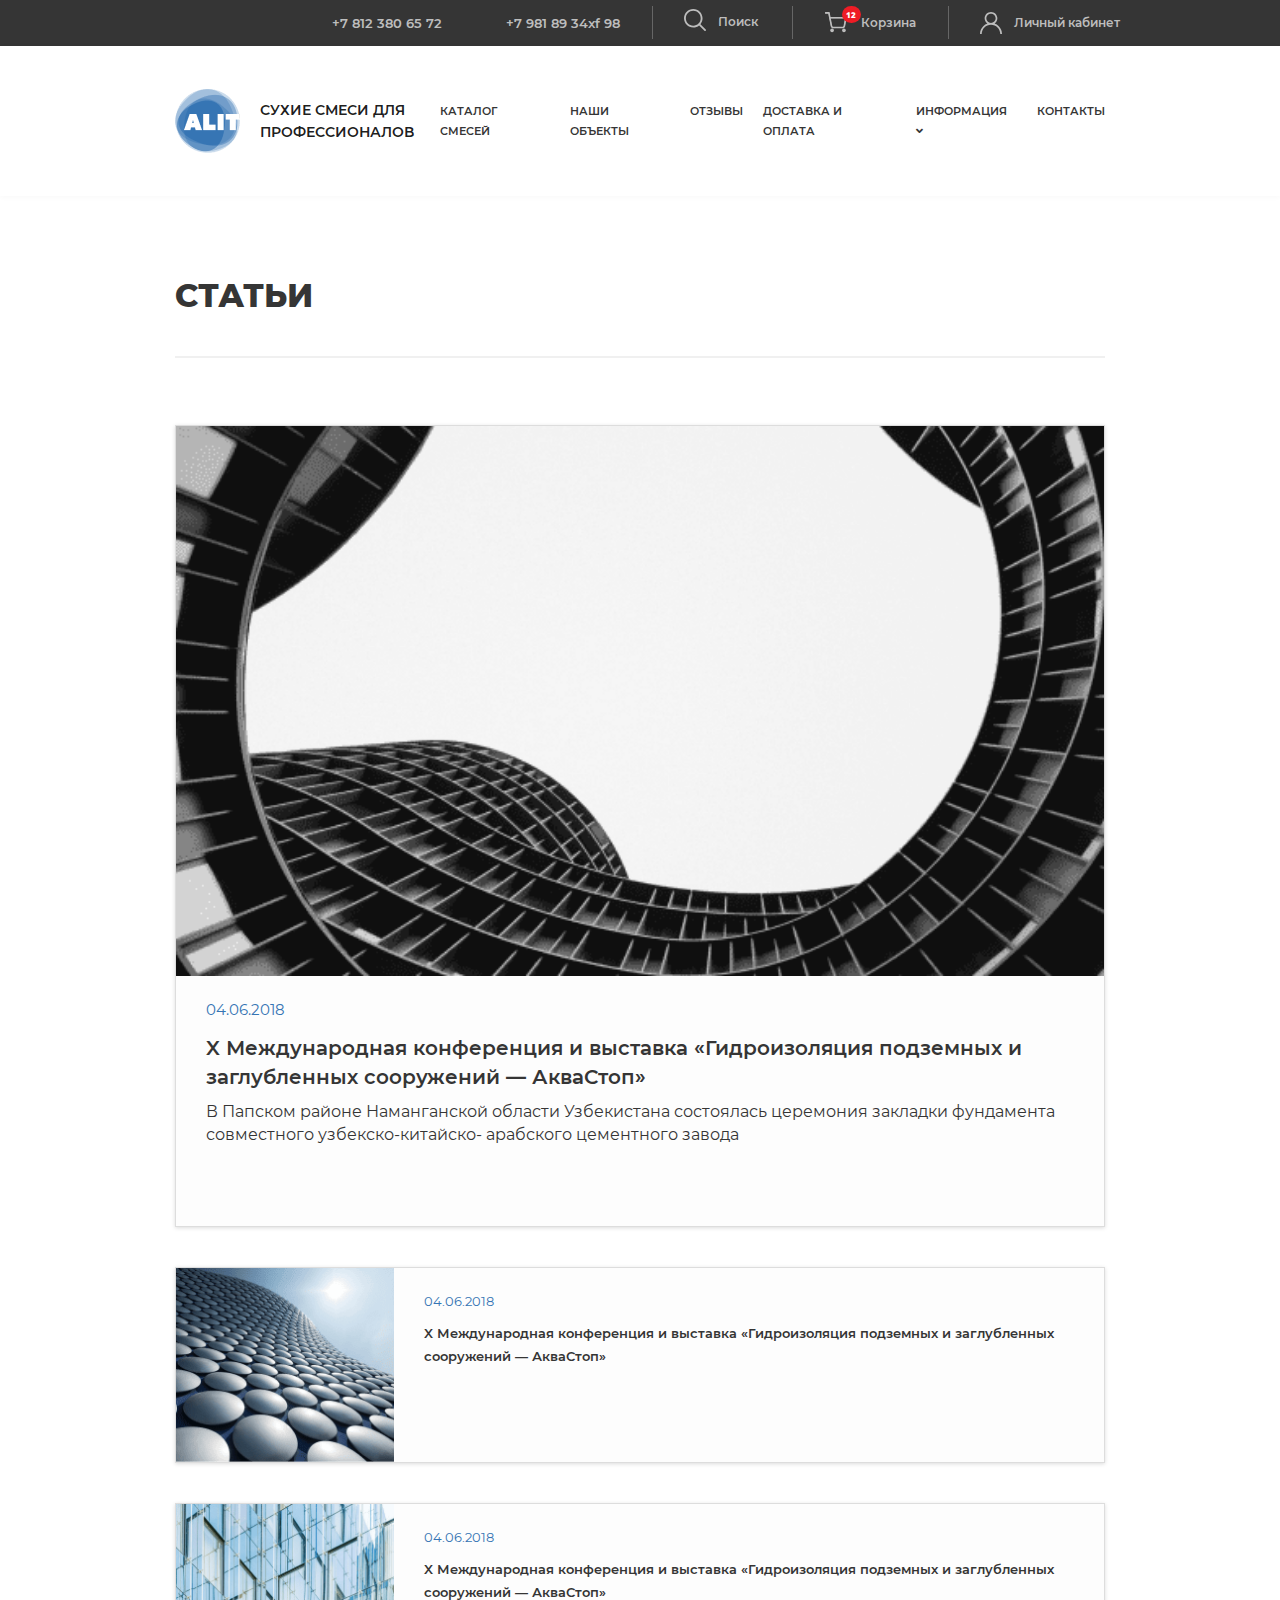
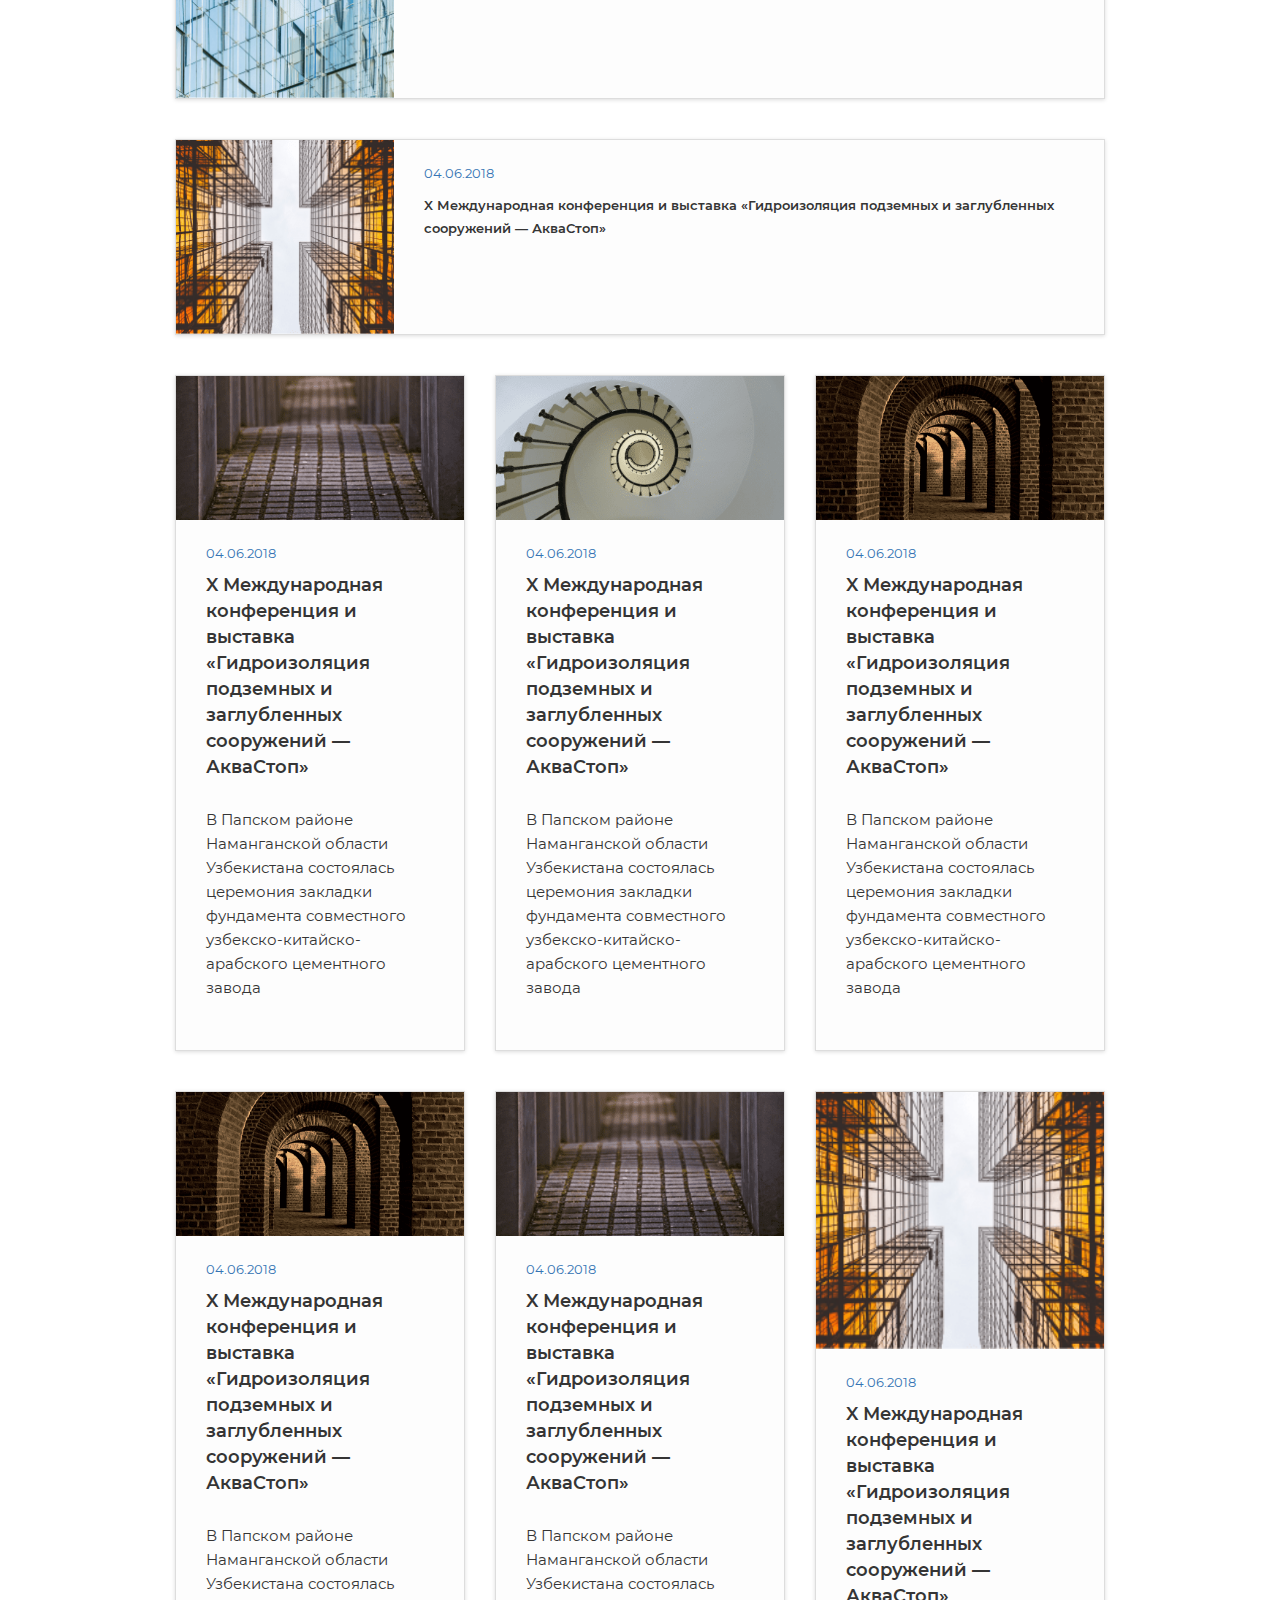
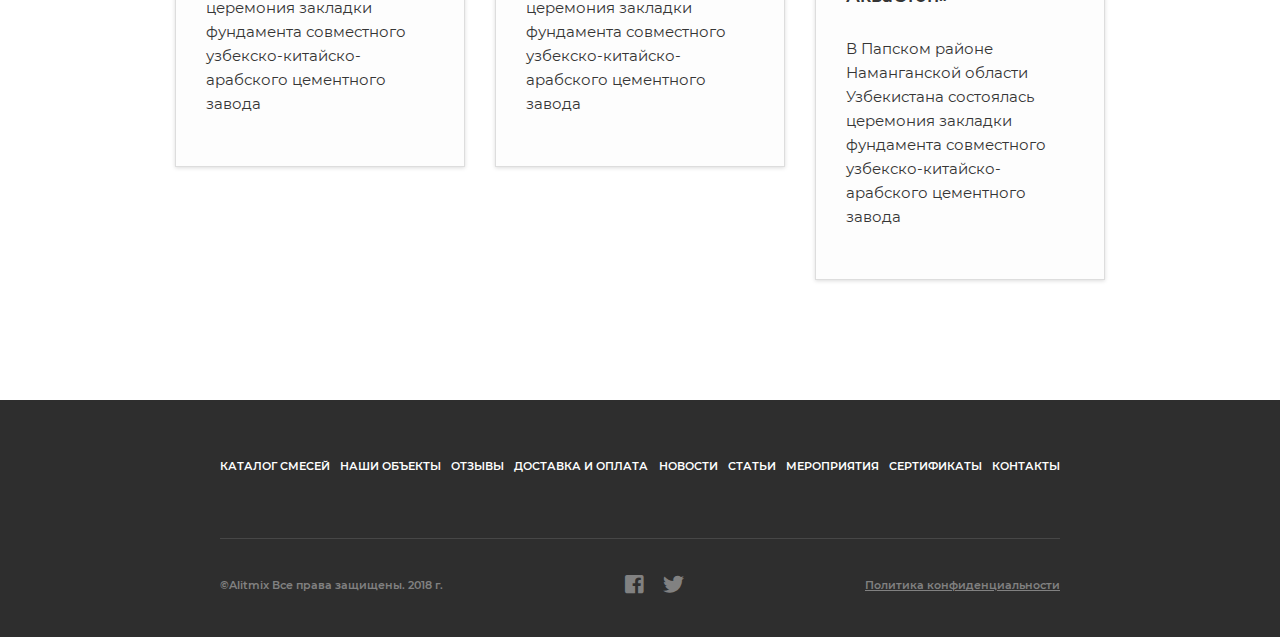
<file: articles.html>
<!DOCTYPE html>
<html lang="ru">

<head>

	<meta charset="utf-8">
	<!-- <base href="/"> -->

	<title>Main</title>
	<meta name="description" content="">

	<meta http-equiv="X-UA-Compatible" content="IE=edge">
	<meta name="viewport" content="width=device-width, initial-scale=1, maximum-scale=1">
	
	<!-- Template Basic Images Start -->
	<meta property="og:image" content="path/to/image.jpg">
	<link rel="icon" href="img/favicon/favicon.ico">
	<link rel="apple-touch-icon" sizes="180x180" href="img/favicon/apple-touch-icon-180x180.png">
	<!-- Template Basic Images End -->
	
	<!-- Custom Browsers Color Start -->
	<meta name="theme-color" content="#000">
	<!-- Custom Browsers Color End -->

	<link rel="stylesheet" href="css/main.min.css">

</head>

<body>
	<nav class="navbar navbar-expand navbar-dark">
		<div class="container">
			<button class="navbar-toggler" type="button" data-toggle="collapse" data-target="#navbarSupportedContent1" aria-controls="navbarSupportedContent1" aria-expanded="false" aria-label="Toggle navigation">
				<span class="navbar-toggler-icon"></span>
			</button>
			<div class="collapse navbar-collapse" id="navbarSupportedContent1">
				<ul class="navbar-nav ml-auto d-flex align-items-center">
					<li class="nav-item tel-1">
						<a class="nav-link tel" href="#">+7 812 380 65 72</a>
					</li>
					<li class="nav-item tel-2">
						<a class="nav-link tel" href="#">+7 981 89 34xf 98</a>
					</li>
					<li class="nav-item divider search">
						<a class="nav-link d-flex align-items-center" href="#">
							<div class="form-group d-flex align-items-center">
								<label for="search1"><svg width="22" height="22" viewBox="0 0 22 22" fill="#BDBDBD"xmlns="http://www.w3.org/2000/svg">
									<path id="search" d="M21.7306 20.4376L16.4416 15.1486C17.7527 13.5502 18.5429 11.5029 18.5429 9.27143C18.5429 4.15306 14.3898 0 9.27143 0C4.14857 0 0 4.15306 0 9.27143C0 14.3898 4.14857 18.5429 9.27143 18.5429C11.5029 18.5429 13.5457 17.7571 15.1441 16.4461L20.4331 21.7306C20.7922 22.0898 21.3714 22.0898 21.7306 21.7306C22.0898 21.3759 22.0898 20.7922 21.7306 20.4376ZM9.27143 16.6975C5.17224 16.6975 1.84082 13.3661 1.84082 9.27143C1.84082 5.17673 5.17224 1.84082 9.27143 1.84082C13.3661 1.84082 16.702 5.17673 16.702 9.27143C16.702 13.3661 13.3661 16.6975 9.27143 16.6975Z" >
									</svg></label>
									<input type="text" id="searchInput" class="form-control" id="search1" aria-describedby="search" placeholder="Поиск">
								</div>
							</a>
							<div class="dropdown-menu" id="searchMenu">
								<a class="dropdown-item d-flex" href="#">
									<img src="img/АЛИТ ГРР-1_8.png" alt="">
									<p>Сухая смесь монтажная подливочная цементная дисперсная саморастекающаяся АЛИТ СДМП-1ср</p>
								</a>
								<a class="dropdown-item d-flex" href="#">
									<img src="img/АЛИТ ГРР-1_8.png" alt="">
									<p>Сухая смесь монтажная подливочная цементная дисперсная саморастекающаяся АЛИТ СДМП-1ср</p>
								</a>
								<a class="dropdown-item d-flex" href="#">
									<img src="img/АЛИТ ГРР-1_8.png" alt="">
									<p>Сухая смесь монтажная подливочная цементная дисперсная саморастекающаяся АЛИТ СДМП-1ср</p>
								</a>
							</div>
						</li>
						<li class="nav-item divider cart">
							<a class="nav-link d-flex align-items-center" href="cart.html">
								<svg version="1.1" xmlns="http://www.w3.org/2000/svg" xmlns:xlink="http://www.w3.org/1999/xlink" preserveAspectRatio="xMidYMid meet" viewBox="426.22376108033507 118.85465116279077 27.03000000000003 24.419999999999945" width="23.03" height="20.42" stroke="#bdbdbd" id="cart"><defs><path d="M449.17 139.19C449.17 138.59 448.7 138.11 448.12 138.11C447.54 138.11 447.07 138.59 447.07 139.19C447.07 139.79 447.54 140.27 448.12 140.27C448.7 140.27 449.17 139.79 449.17 139.19Z" id="f4rbEJxWEB"></path><path d="M435.98 139.19C435.98 138.59 435.51 138.11 434.94 138.11C434.36 138.11 433.89 138.59 433.89 139.19C433.89 139.79 434.36 140.27 434.94 140.27C435.51 140.27 435.98 139.79 435.98 139.19Z" id="b19pjt3CAO"></path><path d="M427.22 119.85L431.41 119.85C433.09 128.56 434.03 133.4 434.22 134.36C434.31 134.86 434.57 135.31 434.96 135.63C435.34 135.95 435.82 136.12 436.31 136.11C437.33 136.11 445.47 136.11 446.49 136.11C446.98 136.12 447.46 135.95 447.84 135.63C448.22 135.31 448.48 134.86 448.58 134.36C448.69 133.76 449.25 130.73 450.25 125.27L432.46 125.27" id="bt2be4b70"></path></defs><g><g><use xlink:href="#f4rbEJxWEB" opacity="1" fill-opacity="0"></use><g><use xlink:href="#f4rbEJxWEB" opacity="1" stroke-width="2" stroke-opacity="1"></use></g></g><g><use xlink:href="#b19pjt3CAO" opacity="1"></use><g><use xlink:href="#b19pjt3CAO" opacity="1" fill-opacity="0" stroke-width="2" stroke-opacity="1"></use></g></g><g><use xlink:href="#bt2be4b70" opacity="1" fill="#000000" fill-opacity="0"></use><g><use xlink:href="#bt2be4b70" opacity="1" fill-opacity="0"  stroke-width="1.8" stroke-opacity="1"></use></g></g></g></svg>
								<span class="badge badge-danger">12</span><span>Корзина</span></a>
							</li>
							<li class="nav-item divider lk">
								<a class="nav-link d-flex align-items-center pr-0" data-toggle="modal" href="#enter-cabinet">
									<svg width="22" height="22" viewBox="0 0 22 22" fill="#bdbdbd" xmlns="http://www.w3.org/2000/svg">
										<path d="M3.2218 14.2218C4.4199 13.0237 5.84594 12.1368 7.40184 11.5999C5.73543 10.4522 4.64062 8.53136 4.64062 6.35938C4.64062 2.85282 7.49345 0 11 0C14.5066 0 17.3594 2.85282 17.3594 6.35938C17.3594 8.53136 16.2646 10.4522 14.5981 11.5999C16.154 12.1368 17.5801 13.0237 18.7782 14.2218C20.8558 16.2995 22 19.0618 22 22H20.2812C20.2812 16.8823 16.1177 12.7188 11 12.7188C5.88229 12.7188 1.71875 16.8823 1.71875 22H0C0 19.0618 1.14421 16.2995 3.2218 14.2218ZM11 11C13.5588 11 15.6406 8.91825 15.6406 6.35938C15.6406 3.8005 13.5588 1.71875 11 1.71875C8.44117 1.71875 6.35938 3.8005 6.35938 6.35938C6.35938 8.91825 8.44117 11 11 11Z"/>
									</svg>
								Личный кабинет</a>
							</li>
						</ul>
					</div>
				</div>
			</nav>
			<nav class="navbar navbar-expand-lg navbar-light">
				<div class="container">
					<a class="navbar-brand d-flex align-items-center" href="index.html">
						<img src="img/logo_alit_final_end.png" alt=""> 
						<div class="logo-text">Сухие смеси для <br> 
						профессионалов</div>
					</a>
					<button class="navbar-toggler" type="button" data-toggle="collapse" data-target="#navbarSupportedContent" aria-controls="navbarSupportedContent" aria-expanded="false" aria-label="Toggle navigation">
						<span class="navbar-toggler-icon"></span>
					</button>
					<div class="collapse navbar-collapse" id="navbarSupportedContent">
						<ul class="navbar-nav ml-auto">
							<li class="nav-item">
								<a class="nav-link" href="catalog.html">Каталог смесей</a>
							</li>
							<li class="nav-item">
								<a class="nav-link" href="our-objects.html">Наши объекты</a>
							</li>
							<li class="nav-item">
								<a class="nav-link" href="reviews.html">Отзывы</a>
							</li>
							<li class="nav-item">
								<a class="nav-link" href="delivery.html">Доставка и оплата</a>
							</li>
							<li class="nav-item dropdown">
								<a class="nav-link" href="#" id="navbarDropdown" role="button" data-toggle="dropdown" aria-haspopup="true" aria-expanded="false">
									Информация <i class="fas fa-angle-down"></i>
								</a>
								<div class="dropdown-menu" aria-labelledby="navbarDropdown">
									<a class="dropdown-item" href="news.html">Новости</a>
									<a class="dropdown-item" href="articles.html">Статьи</a>
									<a class="dropdown-item" href="events.html">Мероприятия</a>
									<a class="dropdown-item" href="diplomas.html">Сертификаты</a>
								</div>
							</li>
							<li class="nav-item">
								<a class="nav-link pr-0" href="contacts.html">Контакты</a>
							</li>
						</ul>
					</div>
				</div>
			</nav>
			<main>
				<section class="articles">
					<div class="container">
						<h1>Статьи</h1>
						<div class="row">
							<div class="col-xl-6">
								<div class="card big">
									<img src="img/articles/christian-holzinger-593737-unsplash-6.png" alt="">
									<div class="card-body">
										<p class="data">04.06.2018</p>
										<h3>X Международная конференция 
											и выставка «Гидроизоляция подземных
										и заглубленных сооружений — АкваСтоп»</h3>
										<p>В Папском районе Наманганской области Узбекистана состоялась церемония закладки фундамента совместного узбекско-китайско- арабского цементного завода</p>
									</div>
								</div>
							</div>
							<div class="col-xl-6">
								<div class="card aside d-flex flex-row">
									<img src="img/articles/christian-holzinger-593737-unsplash-5.png" alt="">
									<div class="card-body">
										<p class="data">04.06.2018</p>
										<h3>X Международная конференция 
											и выставка «Гидроизоляция подземных
										и заглубленных сооружений — АкваСтоп»</h3>
									</div>
								</div>
								<div class="card aside d-flex flex-row">
									<img src="img/articles/christian-holzinger-593737-unsplash-4.png" alt="">
									<div class="card-body">
										<p class="data">04.06.2018</p>
										<h3>X Международная конференция 
											и выставка «Гидроизоляция подземных
										и заглубленных сооружений — АкваСтоп»</h3>
									</div>
								</div>
								<div class="card aside d-flex flex-row">
									<img src="img/articles/christian-holzinger-593737-unsplash-3.png" alt="">
									<div class="card-body">
										<p class="data">04.06.2018</p>
										<h3>X Международная конференция 
											и выставка «Гидроизоляция подземных
										и заглубленных сооружений — АкваСтоп»</h3>
									</div>
								</div>
							</div>
						</div>
						<div class="row">
							<div class="col-lg-4">
								<div class="card regular">
									<img src="img/articles/christian-holzinger-593737-unsplash-2.png" alt="">
									<div class="card-body">
									<p class="data">04.06.2018</p>
									<h3>X Международная конференция 
										и выставка «Гидроизоляция подземных
									и заглубленных сооружений — АкваСтоп»</h3>
									<p>В Папском районе Наманганской области Узбекистана состоялась церемония закладки фундамента совместного узбекско-китайско- арабского цементного завода</p>
								</div>
								</div>
							</div>
							<div class="col-lg-4">
								<div class="card regular">
									<img src="img/articles/christian-holzinger-593737-unsplash-1.png" alt="">
									<div class="card-body">
									<p class="data">04.06.2018</p>
									<h3>X Международная конференция 
										и выставка «Гидроизоляция подземных
									и заглубленных сооружений — АкваСтоп»</h3>
									<p>В Папском районе Наманганской области Узбекистана состоялась церемония закладки фундамента совместного узбекско-китайско- арабского цементного завода</p>
								</div>
								</div>
							</div>
							<div class="col-lg-4">
								<div class="card regular">
									<img src="img/articles/christian-holzinger-593737-unsplash.png" alt="">
									<div class="card-body">
									<p class="data">04.06.2018</p>
									<h3>X Международная конференция 
										и выставка «Гидроизоляция подземных
									и заглубленных сооружений — АкваСтоп»</h3>
									<p>В Папском районе Наманганской области Узбекистана состоялась церемония закладки фундамента совместного узбекско-китайско- арабского цементного завода</p>
								</div>
								</div>
							</div>
						</div>
						<div class="row">
							<div class="col-lg-4">
								<div class="card regular">
									<img src="img/articles/christian-holzinger-593737-unsplash.png" alt="">
									<div class="card-body">
									<p class="data">04.06.2018</p>
									<h3>X Международная конференция 
										и выставка «Гидроизоляция подземных
									и заглубленных сооружений — АкваСтоп»</h3>
									<p>В Папском районе Наманганской области Узбекистана состоялась церемония закладки фундамента совместного узбекско-китайско- арабского цементного завода</p>
								</div>
								</div>
							</div>
							<div class="col-lg-4">
								<div class="card regular">
									<img src="img/articles/christian-holzinger-593737-unsplash-2.png" alt="">
									<div class="card-body">
									<p class="data">04.06.2018</p>
									<h3>X Международная конференция 
										и выставка «Гидроизоляция подземных
									и заглубленных сооружений — АкваСтоп»</h3>
									<p>В Папском районе Наманганской области Узбекистана состоялась церемония закладки фундамента совместного узбекско-китайско- арабского цементного завода</p>
								</div>
								</div>
							</div>
							<div class="col-lg-4">
								<div class="card regular">
									<img src="img/articles/christian-holzinger-593737-unsplash-3.png" alt="">
									<div class="card-body">
									<p class="data">04.06.2018</p>
									<h3>X Международная конференция 
										и выставка «Гидроизоляция подземных
									и заглубленных сооружений — АкваСтоп»</h3>
									<p>В Папском районе Наманганской области Узбекистана состоялась церемония закладки фундамента совместного узбекско-китайско- арабского цементного завода</p>
								</div>
								</div>
							</div>
						</div>
					</div>
				</section>
			</main>
			<footer>
				<div class="container">
					<div class="wrapper">
						<div class="menu d-flex justify-content-between">
							<a href="#">Каталог смесей</a>
							<a href="#">Наши объекты</a>
							<a href="#">Отзывы</a>
							<a href="#">Доставка и оплата</a>
							<a href="#">Новости</a>
							<a href="#">Статьи</a>
							<a href="#">Мероприятия</a>
							<a href="#">Сертификаты</a>
							<a href="#">Контакты</a>
						</div>
						<div class="divider"></div>
						<div class="footer-bottom d-flex justify-content-between align-items-center">
							<p>©Alitmix Все права защищены. 2018 г.</p>
							<div class="soc">
								<a href="#"><i class="fab fa-facebook-square"></i></a>
								<a href="#"><i class="fab fa-twitter"></i></a>
							</div>
							<a href="#">Политика конфиденциальности</a>
						</div>
					</div>
				</div>
			</footer>

			<!-- ----------------------------------------------------modal------------------------------------------------------ -->
			<div class="modal fade" id="enter-cabinet" tabindex="-1" role="dialog" aria-labelledby="exampleModalLabel" aria-hidden="true" data-backdrop="false" data-keyboard="true">
			<div class="modal-dialog" role="document">
				<div class="modal-content">
					<div class="modal-body">
						<h5 class="modal-title">Вход в личный кабинет</h5>
						<form action="cabinet.html">
							<div class="form-group">
								<input type="email" class="form-control" id="exampleInputEmail1" aria-describedby="emailHelp" placeholder="E-mail">
							</div>
							<div class="form-group">
								<input type="password" class="form-control" id="exampleInputPassword1" placeholder="Пароль">
							</div>
							<button type="submit" class="btn btn-danger">Авторизоваться</button>
							<div class="links d-flex justify-content-between">
								<a href="#registration" id="reg" data-toggle="modal">Регистрация</a>
								<a href="">Забыли пароль</a>
							</div>
						</form>
					</div>
				</div>
			</div>
		</div>
		<div class="modal fade" id="registration" tabindex="-1" role="dialog" aria-labelledby="exampleModalLabel" aria-hidden="true" data-backdrop="false" data-keyboard="true" data-focus="true">
			<div class="modal-dialog" role="document">
				<div class="modal-content">
					<div class="modal-body">
						<h5 class="modal-title">Зарегистрировать личный кабинет</h5>
						<form action="cabinet.html">
						<div class="row">
							<div class="col-sm-6 inp">
								<div class="form-group">
									<input type="text" class="form-control"  placeholder="ФИО">
								</div>
							</div>
							<div class="col-sm-6 inp">
								<div class="form-group">
									<input type="password" class="form-control" placeholder="Пароль">
								</div>
							</div>
						</div>
						<div class="row">
							<div class="col-sm-6 col-12 inp">
								<div class="form-group">
									<input type="text" class="form-control" placeholder="Телефон">
								</div>
							</div>
							<div class="col-sm-6 inp">
								<div class="form-group">
									<input type="password" class="form-control" placeholder="Повторите пароль">
								</div>
							</div>
						</div>
						<div class="row">
							<div class="col-sm-6 inp">
								<div class="form-group">
									<input type="email" class="form-control" aria-describedby="emailHelp" placeholder="E-mail">
								</div>
							</div>
							<div class="col-sm-6 inp">
								<button type="submit" class="btn btn-danger">Авторизоваться</button>
							</div>
						</div>
						<div class="permission d-flex justify-content-end align-items-start">
							<input class="radio" type="radio" aria-label="Radio button for following text input">
							<p>Я даю своё согласие на обработку <br>
								моих <span>персональных данных</span></p>
							</div>
							</form>
						</div>
					</div>
				</div>
			</div>
				<script src="js/scripts.min.js"></script>
			</body>
			</html>
</file>
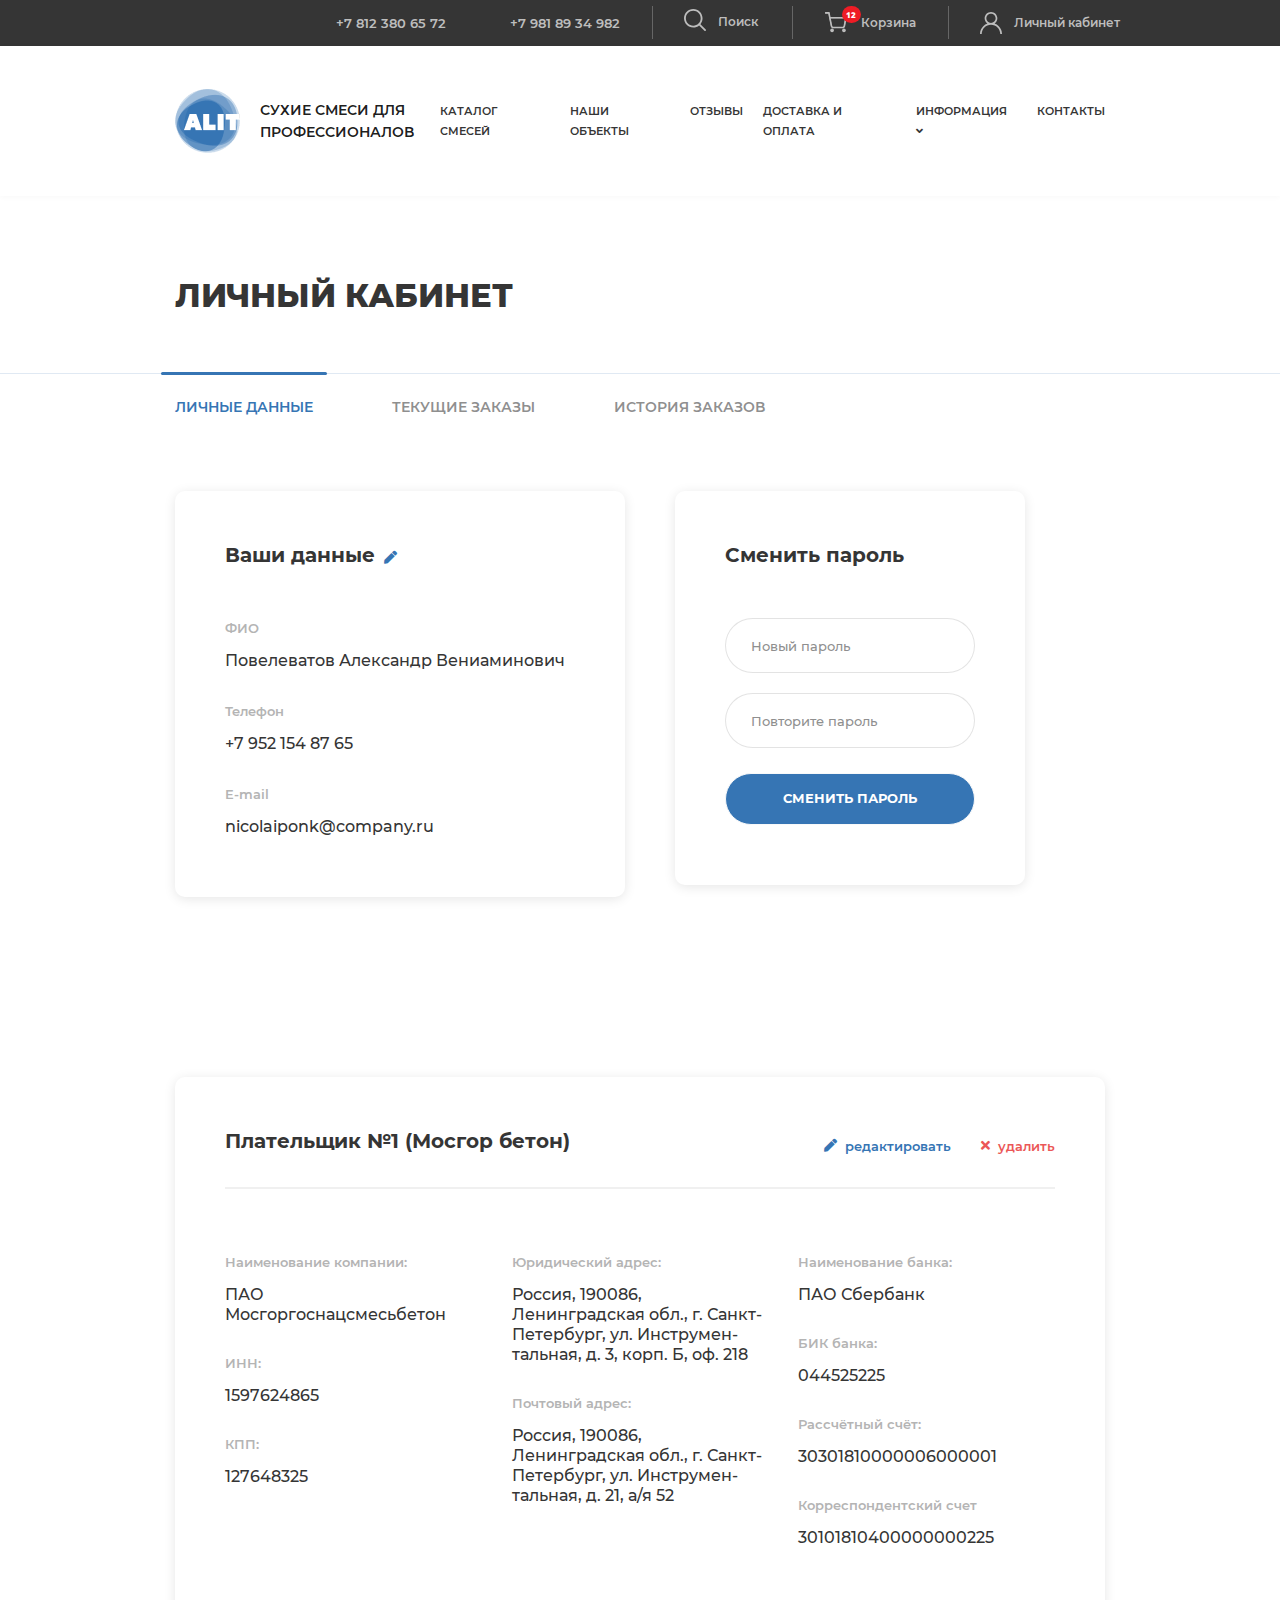
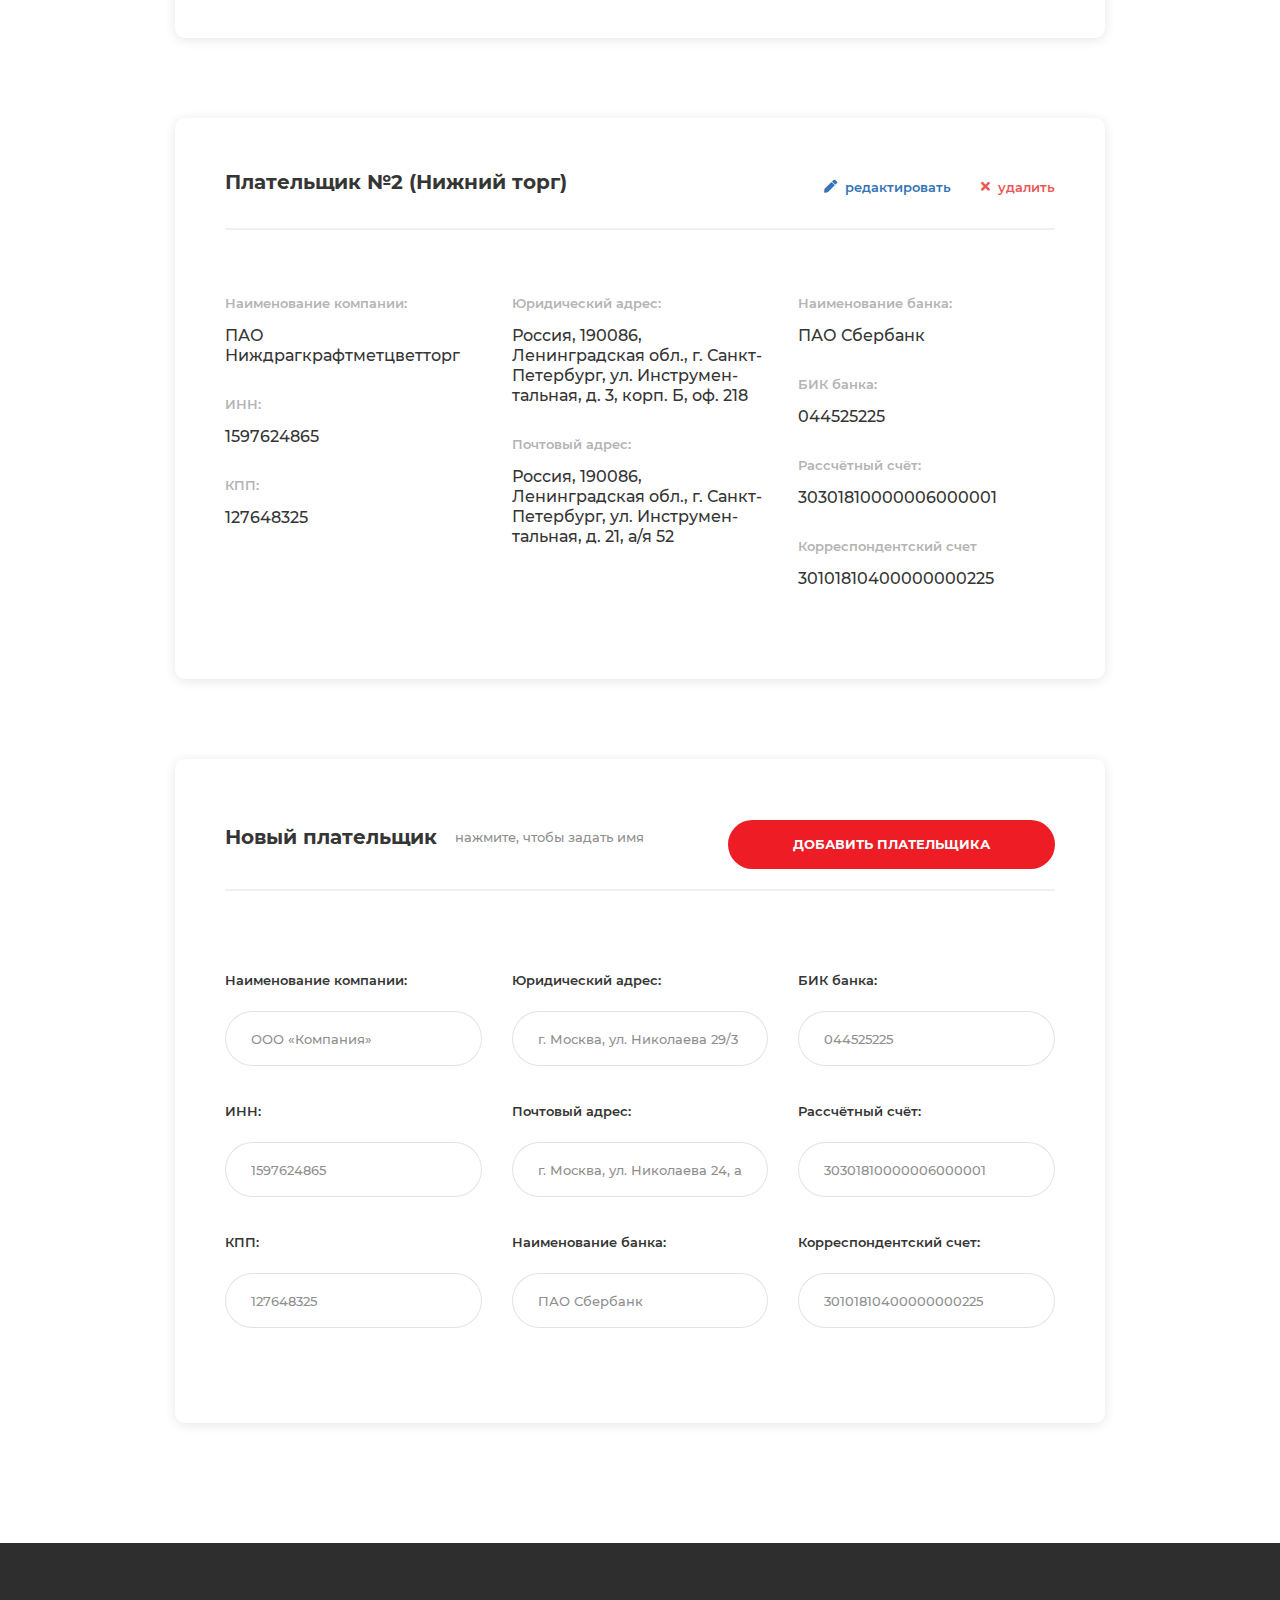
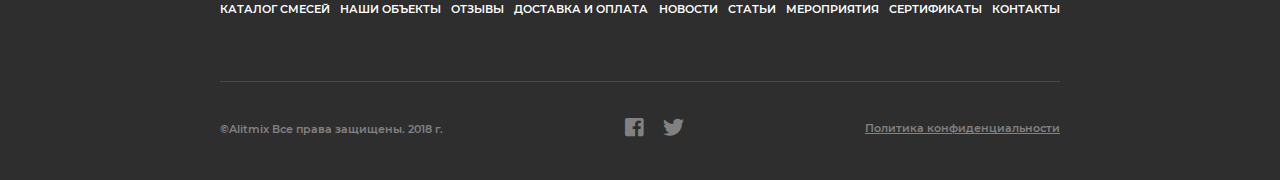
<file: cabinet.html>
<!DOCTYPE html>
<html lang="ru">

<head>

	<meta charset="utf-8">
	<!-- <base href="/"> -->

	<title>Main</title>
	<meta name="description" content="">

	<meta http-equiv="X-UA-Compatible" content="IE=edge">
	<meta name="viewport" content="width=device-width, initial-scale=1, maximum-scale=1">
	
	<!-- Template Basic Images Start -->
	<meta property="og:image" content="path/to/image.jpg">
	<link rel="icon" href="img/favicon/favicon.ico">
	<link rel="apple-touch-icon" sizes="180x180" href="img/favicon/apple-touch-icon-180x180.png">
	<!-- Template Basic Images End -->
	
	<!-- Custom Browsers Color Start -->
	<meta name="theme-color" content="#000">
	<!-- Custom Browsers Color End -->

	<link rel="stylesheet" href="css/main.min.css">

</head>

<body>
	<nav class="navbar navbar-expand navbar-dark">
		<div class="container">
			<button class="navbar-toggler" type="button" data-toggle="collapse" data-target="#navbarSupportedContent1" aria-controls="navbarSupportedContent1" aria-expanded="false" aria-label="Toggle navigation">
				<span class="navbar-toggler-icon"></span>
			</button>
			<div class="collapse navbar-collapse" id="navbarSupportedContent1">
				<ul class="navbar-nav ml-auto d-flex align-items-center">
					<li class="nav-item tel-1">
						<a class="nav-link tel" href="#">+7 812 380 65 72</a>
					</li>
					<li class="nav-item tel-2">
						<a class="nav-link tel" href="#">+7 981 89 34 982</a>
					</li>
					<li class="nav-item divider search">
						<a class="nav-link d-flex align-items-center" href="#">
							<div class="form-group d-flex align-items-center">
								<label for="search1"><svg width="22" height="22" viewBox="0 0 22 22" fill="#BDBDBD"xmlns="http://www.w3.org/2000/svg">
									<path id="search" d="M21.7306 20.4376L16.4416 15.1486C17.7527 13.5502 18.5429 11.5029 18.5429 9.27143C18.5429 4.15306 14.3898 0 9.27143 0C4.14857 0 0 4.15306 0 9.27143C0 14.3898 4.14857 18.5429 9.27143 18.5429C11.5029 18.5429 13.5457 17.7571 15.1441 16.4461L20.4331 21.7306C20.7922 22.0898 21.3714 22.0898 21.7306 21.7306C22.0898 21.3759 22.0898 20.7922 21.7306 20.4376ZM9.27143 16.6975C5.17224 16.6975 1.84082 13.3661 1.84082 9.27143C1.84082 5.17673 5.17224 1.84082 9.27143 1.84082C13.3661 1.84082 16.702 5.17673 16.702 9.27143C16.702 13.3661 13.3661 16.6975 9.27143 16.6975Z" >
									</svg></label>
									<input type="text" id="searchInput" class="form-control" id="search1" aria-describedby="search" placeholder="Поиск">
								</div>
							</a>
							<div class="dropdown-menu" id="searchMenu">
								<a class="dropdown-item d-flex" href="#">
									<img src="img/АЛИТ ГРР-1_8.png" alt="">
									<p>Сухая смесь монтажная подливочная цементная дисперсная саморастекающаяся АЛИТ СДМП-1ср</p>
								</a>
								<a class="dropdown-item d-flex" href="#">
									<img src="img/АЛИТ ГРР-1_8.png" alt="">
									<p>Сухая смесь монтажная подливочная цементная дисперсная саморастекающаяся АЛИТ СДМП-1ср</p>
								</a>
								<a class="dropdown-item d-flex" href="#">
									<img src="img/АЛИТ ГРР-1_8.png" alt="">
									<p>Сухая смесь монтажная подливочная цементная дисперсная саморастекающаяся АЛИТ СДМП-1ср</p>
								</a>
							</div>
						</li>
						<li class="nav-item divider cart">
							<a class="nav-link d-flex align-items-center" href="cart.html">
								<svg version="1.1" xmlns="http://www.w3.org/2000/svg" xmlns:xlink="http://www.w3.org/1999/xlink" preserveAspectRatio="xMidYMid meet" viewBox="426.22376108033507 118.85465116279077 27.03000000000003 24.419999999999945" width="23.03" height="20.42" stroke="#bdbdbd" id="cart"><defs><path d="M449.17 139.19C449.17 138.59 448.7 138.11 448.12 138.11C447.54 138.11 447.07 138.59 447.07 139.19C447.07 139.79 447.54 140.27 448.12 140.27C448.7 140.27 449.17 139.79 449.17 139.19Z" id="f4rbEJxWEB"></path><path d="M435.98 139.19C435.98 138.59 435.51 138.11 434.94 138.11C434.36 138.11 433.89 138.59 433.89 139.19C433.89 139.79 434.36 140.27 434.94 140.27C435.51 140.27 435.98 139.79 435.98 139.19Z" id="b19pjt3CAO"></path><path d="M427.22 119.85L431.41 119.85C433.09 128.56 434.03 133.4 434.22 134.36C434.31 134.86 434.57 135.31 434.96 135.63C435.34 135.95 435.82 136.12 436.31 136.11C437.33 136.11 445.47 136.11 446.49 136.11C446.98 136.12 447.46 135.95 447.84 135.63C448.22 135.31 448.48 134.86 448.58 134.36C448.69 133.76 449.25 130.73 450.25 125.27L432.46 125.27" id="bt2be4b70"></path></defs><g><g><use xlink:href="#f4rbEJxWEB" opacity="1" fill-opacity="0"></use><g><use xlink:href="#f4rbEJxWEB" opacity="1" stroke-width="2" stroke-opacity="1"></use></g></g><g><use xlink:href="#b19pjt3CAO" opacity="1"></use><g><use xlink:href="#b19pjt3CAO" opacity="1" fill-opacity="0" stroke-width="2" stroke-opacity="1"></use></g></g><g><use xlink:href="#bt2be4b70" opacity="1" fill="#000000" fill-opacity="0"></use><g><use xlink:href="#bt2be4b70" opacity="1" fill-opacity="0"  stroke-width="1.8" stroke-opacity="1"></use></g></g></g></svg>
								<span class="badge badge-danger">12</span><span>Корзина</span></a>
							</li>
							<li class="nav-item divider lk">
								<a class="nav-link d-flex align-items-center pr-0" data-toggle="modal" href="#enter-cabinet">
									<svg width="22" height="22" viewBox="0 0 22 22" fill="#bdbdbd" xmlns="http://www.w3.org/2000/svg">
										<path d="M3.2218 14.2218C4.4199 13.0237 5.84594 12.1368 7.40184 11.5999C5.73543 10.4522 4.64062 8.53136 4.64062 6.35938C4.64062 2.85282 7.49345 0 11 0C14.5066 0 17.3594 2.85282 17.3594 6.35938C17.3594 8.53136 16.2646 10.4522 14.5981 11.5999C16.154 12.1368 17.5801 13.0237 18.7782 14.2218C20.8558 16.2995 22 19.0618 22 22H20.2812C20.2812 16.8823 16.1177 12.7188 11 12.7188C5.88229 12.7188 1.71875 16.8823 1.71875 22H0C0 19.0618 1.14421 16.2995 3.2218 14.2218ZM11 11C13.5588 11 15.6406 8.91825 15.6406 6.35938C15.6406 3.8005 13.5588 1.71875 11 1.71875C8.44117 1.71875 6.35938 3.8005 6.35938 6.35938C6.35938 8.91825 8.44117 11 11 11Z"/>
									</svg>
								Личный кабинет</a>
							</li>
						</ul>
					</div>
				</div>
			</nav>
			<nav class="navbar navbar-expand-lg navbar-light">
				<div class="container">
					<a class="navbar-brand d-flex align-items-center" href="index.html">
						<img src="img/logo_alit_final_end.png" alt=""> 
						<div class="logo-text">Сухие смеси для <br> 
						профессионалов</div>
					</a>
					<button class="navbar-toggler" type="button" data-toggle="collapse" data-target="#navbarSupportedContent" aria-controls="navbarSupportedContent" aria-expanded="false" aria-label="Toggle navigation">
						<span class="navbar-toggler-icon"></span>
					</button>
					<div class="collapse navbar-collapse" id="navbarSupportedContent">
						<ul class="navbar-nav ml-auto">
							<li class="nav-item">
								<a class="nav-link" href="catalog.html">Каталог смесей</a>
							</li>
							<li class="nav-item">
								<a class="nav-link" href="our-objects.html">Наши объекты</a>
							</li>
							<li class="nav-item">
								<a class="nav-link" href="reviews.html">Отзывы</a>
							</li>
							<li class="nav-item">
								<a class="nav-link" href="delivery.html">Доставка и оплата</a>
							</li>
							<li class="nav-item dropdown">
								<a class="nav-link" href="#" id="navbarDropdown" role="button" data-toggle="dropdown" aria-haspopup="true" aria-expanded="false">
									Информация <i class="fas fa-angle-down"></i>
								</a>
								<div class="dropdown-menu" aria-labelledby="navbarDropdown">
									<a class="dropdown-item" href="news.html">Новости</a>
									<a class="dropdown-item" href="articles.html">Статьи</a>
									<a class="dropdown-item" href="events.html">Мероприятия</a>
									<a class="dropdown-item" href="diplomas.html">Сертификаты</a>
								</div>
							</li>
							<li class="nav-item">
								<a class="nav-link pr-0" href="contacts.html">Контакты</a>
							</li>
						</ul>
					</div>
				</div>
			</nav>
			<main class="cabinet" id="cabinet">
				<div class="container">
					<h1 class="another">Личный кабинет</h1>
					<div class="links">
						<a data-toggle="collapse" href="#personal">Личные данные</a>
						<a data-toggle="collapse" href="#current-orders"  class="collapsed">Текущие заказы</a>
						<a data-toggle="collapse" href="#order-history" class="collapsed">История заказов</a>
					</div>
					<div id="personal" class="collapse show" data-parent="#cabinet">
						<div class="password">
							<div class="row">
								<div class="col-xl-5 col-md-6">
									<div class="change">
										<h2 class="">Ваши данные<i class="fas fa-pen"></i></h2>
										<form>
											<div class="form-group">
												<label for="FIO">ФИО</label>
												<input type="text" class="form-control" id="FIO" placeholder="Повелеватов Александр Вениаминович">
											</div>
											<div class="form-group">
												<label for="tel">Телефон</label>
												<input type="tel" class="form-control" id="tel" placeholder="+7 952 154 87 65">
											</div>
											<div class="form-group">
												<label for="email">E-mail</label>
												<input type="email" class="form-control" id="email" aria-describedby="emailHelp" placeholder="nicolaiponk@company.ru">
											</div>
											<button type="submit" class="btn btn-light">Применить</button>
										</form>
									</div>
								</div>
								<div class="col-xl-4 col-lg-5 col-md-6 pass-col">
									<div class="pass">
										<h2>Сменить пароль</h2>
										<form>
											<input type="password" class="form-control" placeholder="Новый пароль">
											<input type="password" class="form-control" placeholder="Повторите пароль">
											<button type="submit" class="btn btn-light">Сменить пароль</button>
										</form>
									</div>
								</div>
							</div>
						</div>
						<div class="payers">
							<div class="payer">
								<div class="header d-flex justify-content-between flex-wrap">
									<h2>Плательщик №1 (Мосгор бетон)</h2>
									<div class="right d-flex align-items-center">
										<a class="d-flex align-items-center edit" href="#"><i class="fas fa-pen"></i>редактировать</a>
										<a class="d-flex align-items-center delete" href="#"><i class="fas fa-times"></i>удалить</a>
									</div>
								</div>
								<div class="row">
									<div class="col-lg-4">
										<div class="block">
											<div class="grey">Наименование компании:</div>
											<p>ПАО Мосгоргоснацсмесьбетон</p>
										</div>
										<div class="block">
											<div class="grey">ИНН:</div>
											<p>1597624865</p>
										</div>
										<div class="block">
											<div class="grey">КПП:</div>
											<p>127648325</p>
										</div>
									</div>
									<div class="col-lg-4">
										<div class="block">
											<div class="grey">Юридический адрес:</div>
											<p>Россия, 190086, Ленинградская обл.,
												г. Санкт-Петербург, ул. Инструмен-
											тальная, д. 3, корп. Б, оф. 218</p>
										</div>
										<div class="block">
											<div class="grey">Почтовый адрес:</div>
											<p>Россия, 190086, Ленинградская обл.,
												г. Санкт-Петербург, ул. Инструмен-
											тальная, д. 21, а/я 52</p>
										</div>
									</div>
									<div class="col-lg-4">
										<div class="block">
											<div class="grey">Наименование банка:</div>
											<p>ПАО Сбербанк</p>
										</div>
										<div class="block">
											<div class="grey">БИК банка:</div>
											<p>044525225</p>
										</div>
										<div class="block">
											<div class="grey">Рассчётный счёт:</div>
											<p>30301810000006000001</p>
										</div>
										<div class="block">
											<div class="grey">Корреспондентский счет </div>
											<p>30101810400000000225</p>
										</div>
									</div>
								</div>
							</div>
							<div class="payer">
								<div class="header d-flex justify-content-between flex-wrap">
									<h2>Плательщик №2 (Нижний торг)</h2>
									<div class="right d-flex align-items-center">
										<a class="d-flex align-items-center edit" href="#"><i class="fas fa-pen"></i>редактировать</a>
										<a class="d-flex align-items-center delete" href="#"><i class="fas fa-times"></i>удалить</a>
									</div>
								</div>
								<div class="row">
									<div class="col-lg-4">
										<div class="block">
											<div class="grey">Наименование компании:</div>
											<p>ПАО Ниждрагкрафтметцветторг</p>
										</div>
										<div class="block">
											<div class="grey">ИНН:</div>
											<p>1597624865</p>
										</div>
										<div class="block">
											<div class="grey">КПП:</div>
											<p>127648325</p>
										</div>
									</div>
									<div class="col-lg-4">
										<div class="block">
											<div class="grey">Юридический адрес:</div>
											<p>Россия, 190086, Ленинградская обл.,
												г. Санкт-Петербург, ул. Инструмен-
											тальная, д. 3, корп. Б, оф. 218</p>
										</div>
										<div class="block">
											<div class="grey">Почтовый адрес:</div>
											<p>Россия, 190086, Ленинградская обл.,
												г. Санкт-Петербург, ул. Инструмен-
											тальная, д. 21, а/я 52</p>
										</div>
									</div>
									<div class="col-lg-4">
										<div class="block">
											<div class="grey">Наименование банка:</div>
											<p>ПАО Сбербанк</p>
										</div>
										<div class="block">
											<div class="grey">БИК банка:</div>
											<p>044525225</p>
										</div>
										<div class="block">
											<div class="grey">Рассчётный счёт:</div>
											<p>30301810000006000001</p>
										</div>
										<div class="block">
											<div class="grey">Корреспондентский счет </div>
											<p>30101810400000000225</p>
										</div>
									</div>
								</div>
							</div>
							<div class="payer new-payer">
								<div class="header d-flex justify-content-between align-items-center flex-wrap">
									<div class="form-group d-flex align-items-center">
										<input form="new-payer" type="text" class="form-control" id="payer" placeholder="Новый плательщик">
										<label for="payer">нажмите, чтобы задать имя</label>
									</div>
									<button type="submit" class="btn btn-danger" form="new-payer">добавить плательщика</button>
								</div>
								<form id="new-payer">
									<div class="row">
										<div class="col-lg-4">
											<div class="form-group">
												<label for="company">Наименование компании:</label>
												<input type="text" class="form-control" id="company" placeholder="ООО «Компания»">
											</div>
											<div class="form-group">
												<label for="inn">ИНН:</label>
												<input type="text" class="form-control" id="inn" placeholder="1597624865">
											</div>
											<div class="form-group">
												<label for="kpp">КПП:</label>
												<input type="text" class="form-control" id="kpp" placeholder="127648325">
											</div>
										</div>
										<div class="col-lg-4">
											<div class="form-group">
												<label for="address">Юридический адрес:</label>
												<input type="text" class="form-control" id="address" placeholder="г. Москва, ул. Николаева 29/3">
											</div>
											<div class="form-group">
												<label for="post-address">Почтовый адрес:</label>
												<input type="text" class="form-control" id="post-address" placeholder="г. Москва, ул. Николаева 24, а/я 19">
											</div>
											<div class="form-group">
												<label for="bank-name">Наименование банка:</label>
												<input type="text" class="form-control" id="bank-name" placeholder="ПАО Сбербанк">
											</div>
										</div>
										<div class="col-lg-4">
											<div class="form-group">
												<label for="bik">БИК банка:</label>
												<input type="text" class="form-control" id="bik" placeholder="044525225">
											</div>
											<div class="form-group">
												<label for="b-bill">Рассчётный счёт:</label>
												<input type="text" class="form-control" id="b-bill" placeholder="30301810000006000001">
											</div>
											<div class="form-group">
												<label for="k-bill">Корреспондентский счет:</label>
												<input type="text" class="form-control" id="k-bill" placeholder="30101810400000000225">
											</div>
										</div>
									</div>
								</form>
							</div>
						</div>
					</div>
					<div id="current-orders" class="collapse" data-parent="#cabinet">
						<div class="row">
							<div class="col-xl-2 col-md-3 order-num">
								<h3>Заказ № 248152</h3>
							</div>
							<div class="col-xl-4 col-lg-5 col-md-6 col-sm-8">
								<p><span>Дата заказа:</span>28.08.2018</p>
								<p><span>Статус заказа:</span>Ожидает подтверждения</p>
								<p><span>Плательщик:</span>Нижний торг</p>
							</div>
							<div class="col-md-3 col-sm-4 d-flex flex-sm-column cancel-check">
								<a href="#" class="cancel"><i class="fas fa-times"></i>отменить заказ</a>
								<a data-toggle="collapse" href="#check"  class="collapsed check"><i class="fas fa-angle-down"></i>посмотреть состав заказа</a>
							</div>
						</div>
						<div id="check" class="collapse check0">
							<div class="row drop">
								<div class="offset-md-2">
									<div class="row drop align-items-center">
										<div class="col-sm-2 col-3">
											<img src="img/АЛИТ ГРР-1_8(1).png" alt="">
										</div>
										<div class="col-md-6 col-sm-7 col-7">
											<p>Сухая смесь монтажная подливочная цементная дисперсная саморастекающаяся АЛИТ СДМП-1ср</p>
										</div>
										<div class="col-md-2 col-sm-3 col-2 num">
											<p>25 шт</p>
										</div>
									</div>
								</div>
							</div>
							<div class="row drop">
								<div class="offset-md-2">
									<div class="row drop align-items-center">
										<div class="col-sm-2 col-3">
											<img src="img/АЛИТ ГРР-1_8(1).png" alt="">
										</div>
										<div class="col-md-6 col-sm-7 col-7">
											<p>Сухая смесь монтажная подливочная цементная дисперсная саморастекающаяся АЛИТ СДМП-1ср</p>
										</div>
										<div class="col-md-2 col-sm-3 col-2 num">
											<p>25 шт</p>
										</div>
									</div>
								</div>
							</div>
							<div class="row drop">
								<div class="offset-md-2">
									<div class="row drop align-items-center">
										<div class="col-sm-2 col-3">
											<img src="img/АЛИТ ГРР-1_8(1).png" alt="">
										</div>
										<div class="col-md-6 col-sm-7 col-7">
											<p>Сухая смесь монтажная подливочная цементная дисперсная саморастекающаяся АЛИТ СДМП-1ср</p>
										</div>
										<div class="col-md-2 col-sm-3 col-2 num">
											<p>25 шт</p>
										</div>
									</div>
								</div>
							</div>
							<div class="row drop">
								<div class="offset-md-2">
									<div class="row drop align-items-center">
										<div class="col-sm-2 col-3">
											<img src="img/АЛИТ ГРР-1_8(1).png" alt="">
										</div>
										<div class="col-md-6 col-sm-7 col-7">
											<p>Сухая смесь монтажная подливочная цементная дисперсная саморастекающаяся АЛИТ СДМП-1ср</p>
										</div>
										<div class="col-md-2 col-sm-3 col-2 num">
											<p>25 шт</p>
										</div>
									</div>
								</div>
							</div>
						</div>
						<div class="row">
							<div class="col-xl-2 col-md-3 order-num">
								<h3>Заказ № 248152</h3>
							</div>
							<div class="col-xl-4 col-lg-5 col-md-6 col-sm-8">
								<p><span>Дата заказа:</span>28.08.2018</p>
								<p><span>Статус заказа:</span>Ожидает подтверждения</p>
								<p><span>Плательщик:</span>Нижний торг</p>
							</div>
							<div class="col-md-3 col-sm-4 d-flex flex-sm-column cancel-check">
								<a href="#" class="cancel"><i class="fas fa-times"></i>отменить заказ</a>
								<a data-toggle="collapse" href="#check1"  class="collapsed check"><i class="fas fa-angle-down"></i>посмотреть состав заказа</a>
							</div>
						</div>
						<div id="check1" class="collapse check0">
							<div class="row drop">
								<div class="offset-md-2">
									<div class="row drop align-items-center">
										<div class="col-sm-2 col-3">
											<img src="img/АЛИТ ГРР-1_8(1).png" alt="">
										</div>
										<div class="col-md-6 col-sm-7 col-7">
											<p>Сухая смесь монтажная подливочная цементная дисперсная саморастекающаяся АЛИТ СДМП-1ср</p>
										</div>
										<div class="col-md-2 col-sm-3 col-2 num">
											<p>25 шт</p>
										</div>
									</div>
								</div>
							</div>
							<div class="row drop">
								<div class="offset-md-2">
									<div class="row drop align-items-center">
										<div class="col-sm-2 col-3">
											<img src="img/АЛИТ ГРР-1_8(1).png" alt="">
										</div>
										<div class="col-md-6 col-sm-7 col-7">
											<p>Сухая смесь монтажная подливочная цементная дисперсная саморастекающаяся АЛИТ СДМП-1ср</p>
										</div>
										<div class="col-md-2 col-sm-3 col-2 num">
											<p>25 шт</p>
										</div>
									</div>
								</div>
							</div>
							<div class="row drop">
								<div class="offset-md-2">
									<div class="row drop align-items-center">
										<div class="col-sm-2 col-3">
											<img src="img/АЛИТ ГРР-1_8(1).png" alt="">
										</div>
										<div class="col-md-6 col-sm-7 col-7">
											<p>Сухая смесь монтажная подливочная цементная дисперсная саморастекающаяся АЛИТ СДМП-1ср</p>
										</div>
										<div class="col-md-2 col-sm-3 col-2 num">
											<p>25 шт</p>
										</div>
									</div>
								</div>
							</div>
							<div class="row drop">
								<div class="offset-md-2">
									<div class="row drop align-items-center">
										<div class="col-sm-2 col-3">
											<img src="img/АЛИТ ГРР-1_8(1).png" alt="">
										</div>
										<div class="col-md-6 col-sm-7 col-7">
											<p>Сухая смесь монтажная подливочная цементная дисперсная саморастекающаяся АЛИТ СДМП-1ср</p>
										</div>
										<div class="col-md-2 col-sm-3 col-2 num">
											<p>25 шт</p>
										</div>
									</div>
								</div>
							</div>
						</div>
						<div class="row">
							<div class="col-xl-2 col-md-3 order-num">
								<h3>Заказ № 248152</h3>
							</div>
							<div class="col-xl-4 col-lg-5 col-md-6 col-sm-8">
								<p><span>Дата заказа:</span>28.08.2018</p>
								<p><span>Статус заказа:</span>Ожидает подтверждения</p>
								<p><span>Плательщик:</span>Нижний торг</p>
							</div>
							<div class="col-md-3 col-sm-4 d-flex flex-sm-column cancel-check">
								<a href="#" class="cancel"><i class="fas fa-times"></i>отменить заказ</a>
								<a data-toggle="collapse" href="#check2"  class="collapsed check"><i class="fas fa-angle-down"></i>посмотреть состав заказа</a>
							</div>
						</div>
						<div id="check2" class="collapse check0">
							<div class="row drop">
								<div class="offset-md-2">
									<div class="row drop align-items-center">
										<div class="col-sm-2 col-3">
											<img src="img/АЛИТ ГРР-1_8(1).png" alt="">
										</div>
										<div class="col-md-6 col-sm-7 col-7">
											<p>Сухая смесь монтажная подливочная цементная дисперсная саморастекающаяся АЛИТ СДМП-1ср</p>
										</div>
										<div class="col-md-2 col-sm-3 col-2 num">
											<p>25 шт</p>
										</div>
									</div>
								</div>
							</div>
							<div class="row drop">
								<div class="offset-md-2">
									<div class="row drop align-items-center">
										<div class="col-sm-2 col-3">
											<img src="img/АЛИТ ГРР-1_8(1).png" alt="">
										</div>
										<div class="col-md-6 col-sm-7 col-7">
											<p>Сухая смесь монтажная подливочная цементная дисперсная саморастекающаяся АЛИТ СДМП-1ср</p>
										</div>
										<div class="col-md-2 col-sm-3 col-2 num">
											<p>25 шт</p>
										</div>
									</div>
								</div>
							</div>
							<div class="row drop">
								<div class="offset-md-2">
									<div class="row drop align-items-center">
										<div class="col-sm-2 col-3">
											<img src="img/АЛИТ ГРР-1_8(1).png" alt="">
										</div>
										<div class="col-md-6 col-sm-7 col-7">
											<p>Сухая смесь монтажная подливочная цементная дисперсная саморастекающаяся АЛИТ СДМП-1ср</p>
										</div>
										<div class="col-md-2 col-sm-3 col-2 num">
											<p>25 шт</p>
										</div>
									</div>
								</div>
							</div>
							<div class="row drop">
								<div class="offset-md-2">
									<div class="row drop align-items-center">
										<div class="col-sm-2 col-3">
											<img src="img/АЛИТ ГРР-1_8(1).png" alt="">
										</div>
										<div class="col-md-6 col-sm-7 col-7">
											<p>Сухая смесь монтажная подливочная цементная дисперсная саморастекающаяся АЛИТ СДМП-1ср</p>
										</div>
										<div class="col-md-2 col-sm-3 col-2 num">
											<p>25 шт</p>
										</div>
									</div>
								</div>
							</div>
						</div>
					</div>
					<div id="order-history" class="collapse" data-parent="#cabinet">
						<div class="row">
							<div class="col-xl-2 col-md-3 order-num">
								<h3>Заказ № 248152</h3>
							</div>
							<div class="col-xl-4 col-lg-5 col-md-6 col-sm-8">
								<p><span>Дата заказа:</span>28.08.2018</p>
								<p><span>Статус заказа:</span>Ожидает подтверждения</p>
								<p><span>Плательщик:</span>Нижний торг</p>
							</div>
							<div class="col-md-3 col-sm-4 d-flex flex-sm-column cancel-check">
								<a href="#" class="cancel"><i class="fas fa-times"></i>отменить заказ</a>
								<a data-toggle="collapse" href="#check"  class="collapsed check"><i class="fas fa-angle-down"></i>посмотреть состав заказа</a>
							</div>
						</div>
						<div id="check" class="collapse check0">
							<div class="row drop">
								<div class="offset-md-2">
									<div class="row drop align-items-center">
										<div class="col-sm-2 col-3">
											<img src="img/АЛИТ ГРР-1_8(1).png" alt="">
										</div>
										<div class="col-md-6 col-sm-7 col-7">
											<p>Сухая смесь монтажная подливочная цементная дисперсная саморастекающаяся АЛИТ СДМП-1ср</p>
										</div>
										<div class="col-md-2 col-sm-3 col-2 num">
											<p>25 шт</p>
										</div>
									</div>
								</div>
							</div>
							<div class="row drop">
								<div class="offset-md-2">
									<div class="row drop align-items-center">
										<div class="col-sm-2 col-3">
											<img src="img/АЛИТ ГРР-1_8(1).png" alt="">
										</div>
										<div class="col-md-6 col-sm-7 col-7">
											<p>Сухая смесь монтажная подливочная цементная дисперсная саморастекающаяся АЛИТ СДМП-1ср</p>
										</div>
										<div class="col-md-2 col-sm-3 col-2 num">
											<p>25 шт</p>
										</div>
									</div>
								</div>
							</div>
							<div class="row drop">
								<div class="offset-md-2">
									<div class="row drop align-items-center">
										<div class="col-sm-2 col-3">
											<img src="img/АЛИТ ГРР-1_8(1).png" alt="">
										</div>
										<div class="col-md-6 col-sm-7 col-7">
											<p>Сухая смесь монтажная подливочная цементная дисперсная саморастекающаяся АЛИТ СДМП-1ср</p>
										</div>
										<div class="col-md-2 col-sm-3 col-2 num">
											<p>25 шт</p>
										</div>
									</div>
								</div>
							</div>
							<div class="row drop">
								<div class="offset-md-2">
									<div class="row drop align-items-center">
										<div class="col-sm-2 col-3">
											<img src="img/АЛИТ ГРР-1_8(1).png" alt="">
										</div>
										<div class="col-md-6 col-sm-7 col-7">
											<p>Сухая смесь монтажная подливочная цементная дисперсная саморастекающаяся АЛИТ СДМП-1ср</p>
										</div>
										<div class="col-md-2 col-sm-3 col-2 num">
											<p>25 шт</p>
										</div>
									</div>
								</div>
							</div>
						</div>
						<div class="row">
							<div class="col-xl-2 col-md-3 order-num">
								<h3>Заказ № 248152</h3>
							</div>
							<div class="col-xl-4 col-lg-5 col-md-6 col-sm-8">
								<p><span>Дата заказа:</span>28.08.2018</p>
								<p><span>Статус заказа:</span>Ожидает подтверждения</p>
								<p><span>Плательщик:</span>Нижний торг</p>
							</div>
							<div class="col-md-3 col-sm-4 d-flex flex-sm-column cancel-check">
								<a href="#" class="cancel"><i class="fas fa-times"></i>отменить заказ</a>
								<a data-toggle="collapse" href="#check1"  class="collapsed check"><i class="fas fa-angle-down"></i>посмотреть состав заказа</a>
							</div>
						</div>
						<div id="check1" class="collapse check0">
							<div class="row drop">
								<div class="offset-md-2">
									<div class="row drop align-items-center">
										<div class="col-sm-2 col-3">
											<img src="img/АЛИТ ГРР-1_8(1).png" alt="">
										</div>
										<div class="col-md-6 col-sm-7 col-7">
											<p>Сухая смесь монтажная подливочная цементная дисперсная саморастекающаяся АЛИТ СДМП-1ср</p>
										</div>
										<div class="col-md-2 col-sm-3 col-2 num">
											<p>25 шт</p>
										</div>
									</div>
								</div>
							</div>
							<div class="row drop">
								<div class="offset-md-2">
									<div class="row drop align-items-center">
										<div class="col-sm-2 col-3">
											<img src="img/АЛИТ ГРР-1_8(1).png" alt="">
										</div>
										<div class="col-md-6 col-sm-7 col-7">
											<p>Сухая смесь монтажная подливочная цементная дисперсная саморастекающаяся АЛИТ СДМП-1ср</p>
										</div>
										<div class="col-md-2 col-sm-3 col-2 num">
											<p>25 шт</p>
										</div>
									</div>
								</div>
							</div>
							<div class="row drop">
								<div class="offset-md-2">
									<div class="row drop align-items-center">
										<div class="col-sm-2 col-3">
											<img src="img/АЛИТ ГРР-1_8(1).png" alt="">
										</div>
										<div class="col-md-6 col-sm-7 col-7">
											<p>Сухая смесь монтажная подливочная цементная дисперсная саморастекающаяся АЛИТ СДМП-1ср</p>
										</div>
										<div class="col-md-2 col-sm-3 col-2 num">
											<p>25 шт</p>
										</div>
									</div>
								</div>
							</div>
							<div class="row drop">
								<div class="offset-md-2">
									<div class="row drop align-items-center">
										<div class="col-sm-2 col-3">
											<img src="img/АЛИТ ГРР-1_8(1).png" alt="">
										</div>
										<div class="col-md-6 col-sm-7 col-7">
											<p>Сухая смесь монтажная подливочная цементная дисперсная саморастекающаяся АЛИТ СДМП-1ср</p>
										</div>
										<div class="col-md-2 col-sm-3 col-2 num">
											<p>25 шт</p>
										</div>
									</div>
								</div>
							</div>
						</div>
						<div class="row">
							<div class="col-xl-2 col-md-3 order-num">
								<h3>Заказ № 248152</h3>
							</div>
							<div class="col-xl-4 col-lg-5 col-md-6 col-sm-8">
								<p><span>Дата заказа:</span>28.08.2018</p>
								<p><span>Статус заказа:</span>Ожидает подтверждения</p>
								<p><span>Плательщик:</span>Нижний торг</p>
							</div>
							<div class="col-md-3 col-sm-4 d-flex flex-sm-column cancel-check">
								<a href="#" class="cancel"><i class="fas fa-times"></i>отменить заказ</a>
								<a data-toggle="collapse" href="#check2"  class="collapsed check"><i class="fas fa-angle-down"></i>посмотреть состав заказа</a>
							</div>
						</div>
						<div id="check2" class="collapse check0">
							<div class="row drop">
								<div class="offset-md-2">
									<div class="row drop align-items-center">
										<div class="col-sm-2 col-3">
											<img src="img/АЛИТ ГРР-1_8(1).png" alt="">
										</div>
										<div class="col-md-6 col-sm-7 col-7">
											<p>Сухая смесь монтажная подливочная цементная дисперсная саморастекающаяся АЛИТ СДМП-1ср</p>
										</div>
										<div class="col-md-2 col-sm-3 col-2 num">
											<p>25 шт</p>
										</div>
									</div>
								</div>
							</div>
							<div class="row drop">
								<div class="offset-md-2">
									<div class="row drop align-items-center">
										<div class="col-sm-2 col-3">
											<img src="img/АЛИТ ГРР-1_8(1).png" alt="">
										</div>
										<div class="col-md-6 col-sm-7 col-7">
											<p>Сухая смесь монтажная подливочная цементная дисперсная саморастекающаяся АЛИТ СДМП-1ср</p>
										</div>
										<div class="col-md-2 col-sm-3 col-2 num">
											<p>25 шт</p>
										</div>
									</div>
								</div>
							</div>
							<div class="row drop">
								<div class="offset-md-2">
									<div class="row drop align-items-center">
										<div class="col-sm-2 col-3">
											<img src="img/АЛИТ ГРР-1_8(1).png" alt="">
										</div>
										<div class="col-md-6 col-sm-7 col-7">
											<p>Сухая смесь монтажная подливочная цементная дисперсная саморастекающаяся АЛИТ СДМП-1ср</p>
										</div>
										<div class="col-md-2 col-sm-3 col-2 num">
											<p>25 шт</p>
										</div>
									</div>
								</div>
							</div>
							<div class="row drop">
								<div class="offset-md-2">
									<div class="row drop align-items-center">
										<div class="col-sm-2 col-3">
											<img src="img/АЛИТ ГРР-1_8(1).png" alt="">
										</div>
										<div class="col-md-6 col-sm-7 col-7">
											<p>Сухая смесь монтажная подливочная цементная дисперсная саморастекающаяся АЛИТ СДМП-1ср</p>
										</div>
										<div class="col-md-2 col-sm-3 col-2 num">
											<p>25 шт</p>
										</div>
									</div>
								</div>
							</div>
						</div>
					</div>
				</div>
			</main>
			<footer>
				<div class="container">
					<div class="wrapper">
						<div class="menu d-flex justify-content-between">
							<a href="#">Каталог смесей</a>
							<a href="#">Наши объекты</a>
							<a href="#">Отзывы</a>
							<a href="#">Доставка и оплата</a>
							<a href="#">Новости</a>
							<a href="#">Статьи</a>
							<a href="#">Мероприятия</a>
							<a href="#">Сертификаты</a>
							<a href="#">Контакты</a>
						</div>
						<div class="divider"></div>
						<div class="footer-bottom d-flex justify-content-between align-items-center">
							<p>©Alitmix Все права защищены. 2018 г.</p>
							<div class="soc">
								<a href="#"><i class="fab fa-facebook-square"></i></a>
								<a href="#"><i class="fab fa-twitter"></i></a>
							</div>
							<a href="#">Политика конфиденциальности</a>
						</div>
					</div>
				</div>
			</footer>

			<!-- ----------------------------------------------------modal------------------------------------------------------ -->
			<div class="modal fade" id="enter-cabinet" tabindex="-1" role="dialog" aria-labelledby="exampleModalLabel" aria-hidden="true" data-backdrop="false" data-keyboard="true">
			<div class="modal-dialog" role="document">
				<div class="modal-content">
					<div class="modal-body">
						<h5 class="modal-title">Вход в личный кабинет</h5>
						<form action="cabinet.html">
							<div class="form-group">
								<input type="email" class="form-control" id="exampleInputEmail1" aria-describedby="emailHelp" placeholder="E-mail">
							</div>
							<div class="form-group">
								<input type="password" class="form-control" id="exampleInputPassword1" placeholder="Пароль">
							</div>
							<button type="submit" class="btn btn-danger">Авторизоваться</button>
							<div class="links d-flex justify-content-between">
								<a href="#registration" id="reg" data-toggle="modal">Регистрация</a>
								<a href="">Забыли пароль</a>
							</div>
						</form>
					</div>
				</div>
			</div>
		</div>
		<div class="modal fade" id="registration" tabindex="-1" role="dialog" aria-labelledby="exampleModalLabel" aria-hidden="true" data-backdrop="false" data-keyboard="true" data-focus="true">
			<div class="modal-dialog" role="document">
				<div class="modal-content">
					<div class="modal-body">
						<h5 class="modal-title">Зарегистрировать личный кабинет</h5>
						<form action="cabinet.html">
						<div class="row">
							<div class="col-sm-6 inp">
								<div class="form-group">
									<input type="text" class="form-control"  placeholder="ФИО">
								</div>
							</div>
							<div class="col-sm-6 inp">
								<div class="form-group">
									<input type="password" class="form-control" placeholder="Пароль">
								</div>
							</div>
						</div>
						<div class="row">
							<div class="col-sm-6 col-12 inp">
								<div class="form-group">
									<input type="text" class="form-control" placeholder="Телефон">
								</div>
							</div>
							<div class="col-sm-6 inp">
								<div class="form-group">
									<input type="password" class="form-control" placeholder="Повторите пароль">
								</div>
							</div>
						</div>
						<div class="row">
							<div class="col-sm-6 inp">
								<div class="form-group">
									<input type="email" class="form-control" aria-describedby="emailHelp" placeholder="E-mail">
								</div>
							</div>
							<div class="col-sm-6 inp">
								<button type="submit" class="btn btn-danger">Авторизоваться</button>
							</div>
						</div>
						<div class="permission d-flex justify-content-end align-items-start">
							<input class="radio" type="radio" aria-label="Radio button for following text input">
							<p>Я даю своё согласие на обработку <br>
								моих <span>персональных данных</span></p>
							</div>
							</form>
						</div>
					</div>
				</div>
			</div>
				<script src="js/scripts.min.js"></script>
			</body>
			</html>
</file>
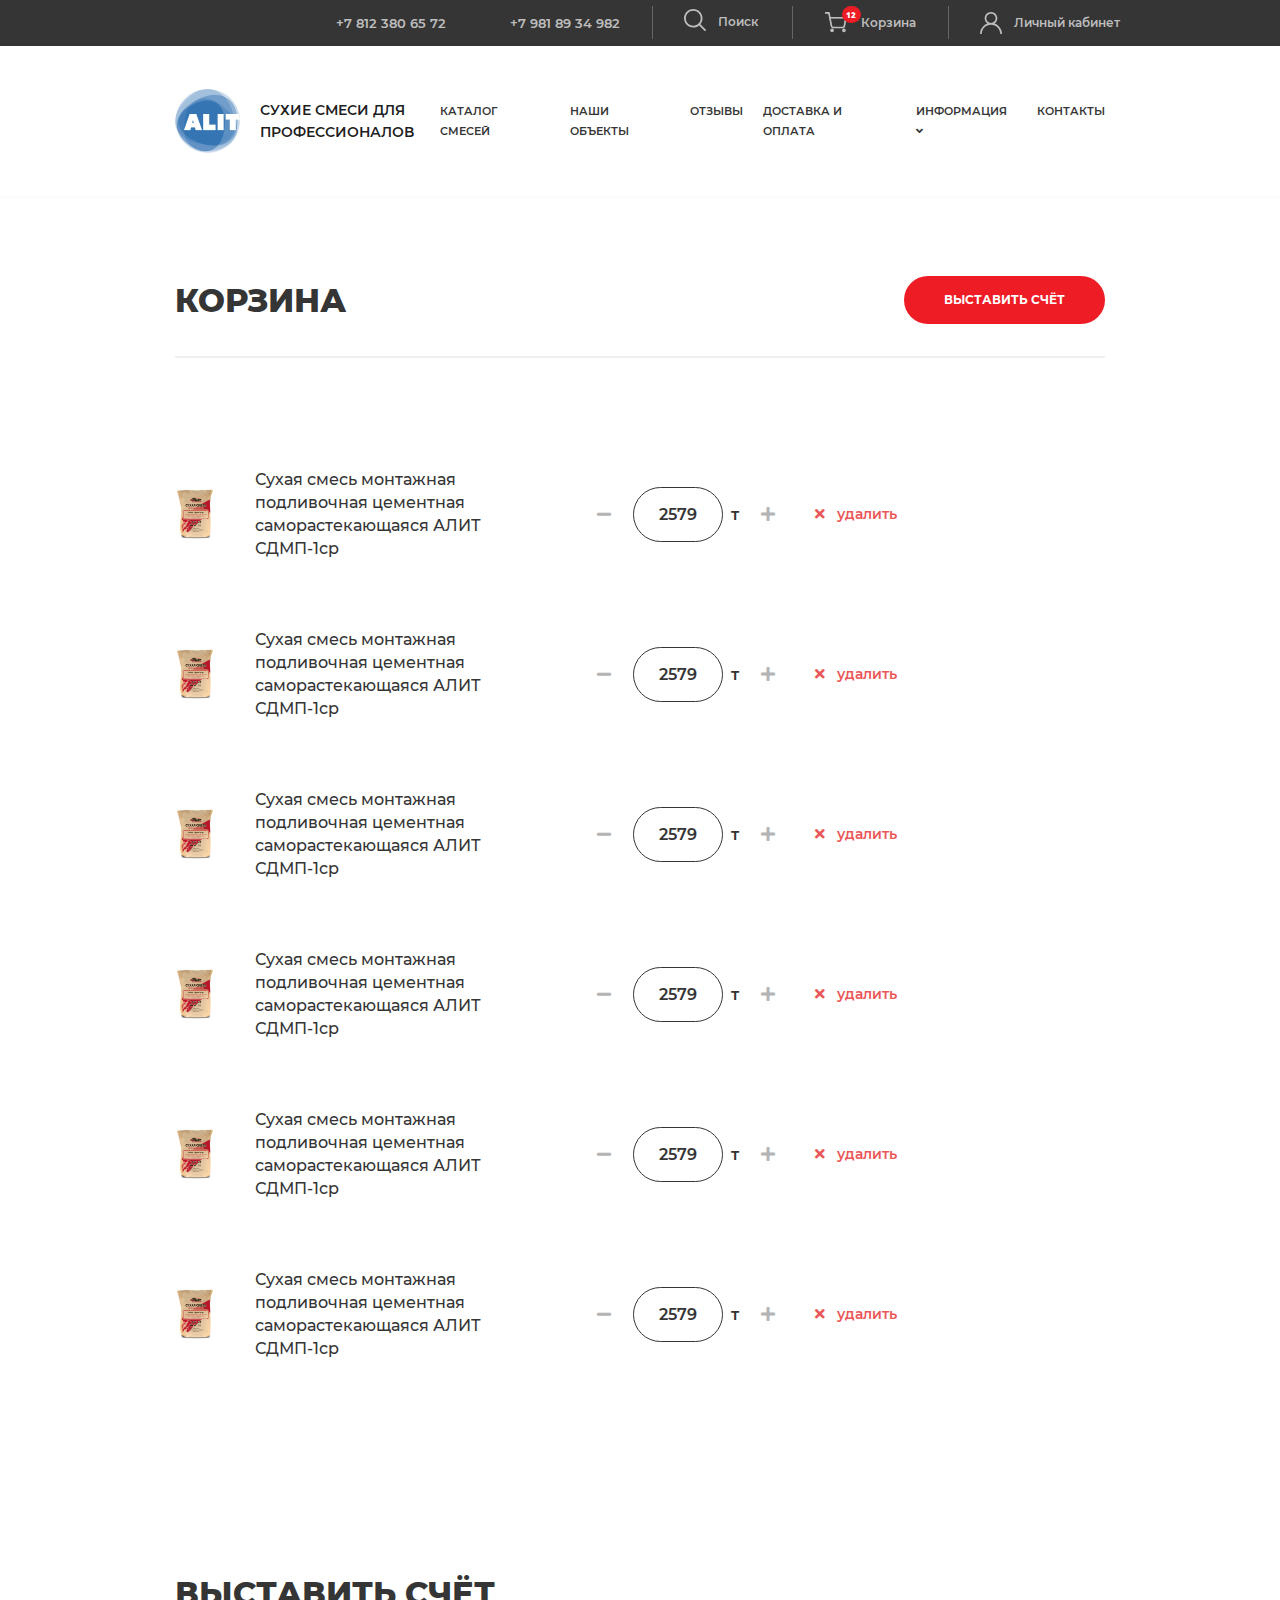
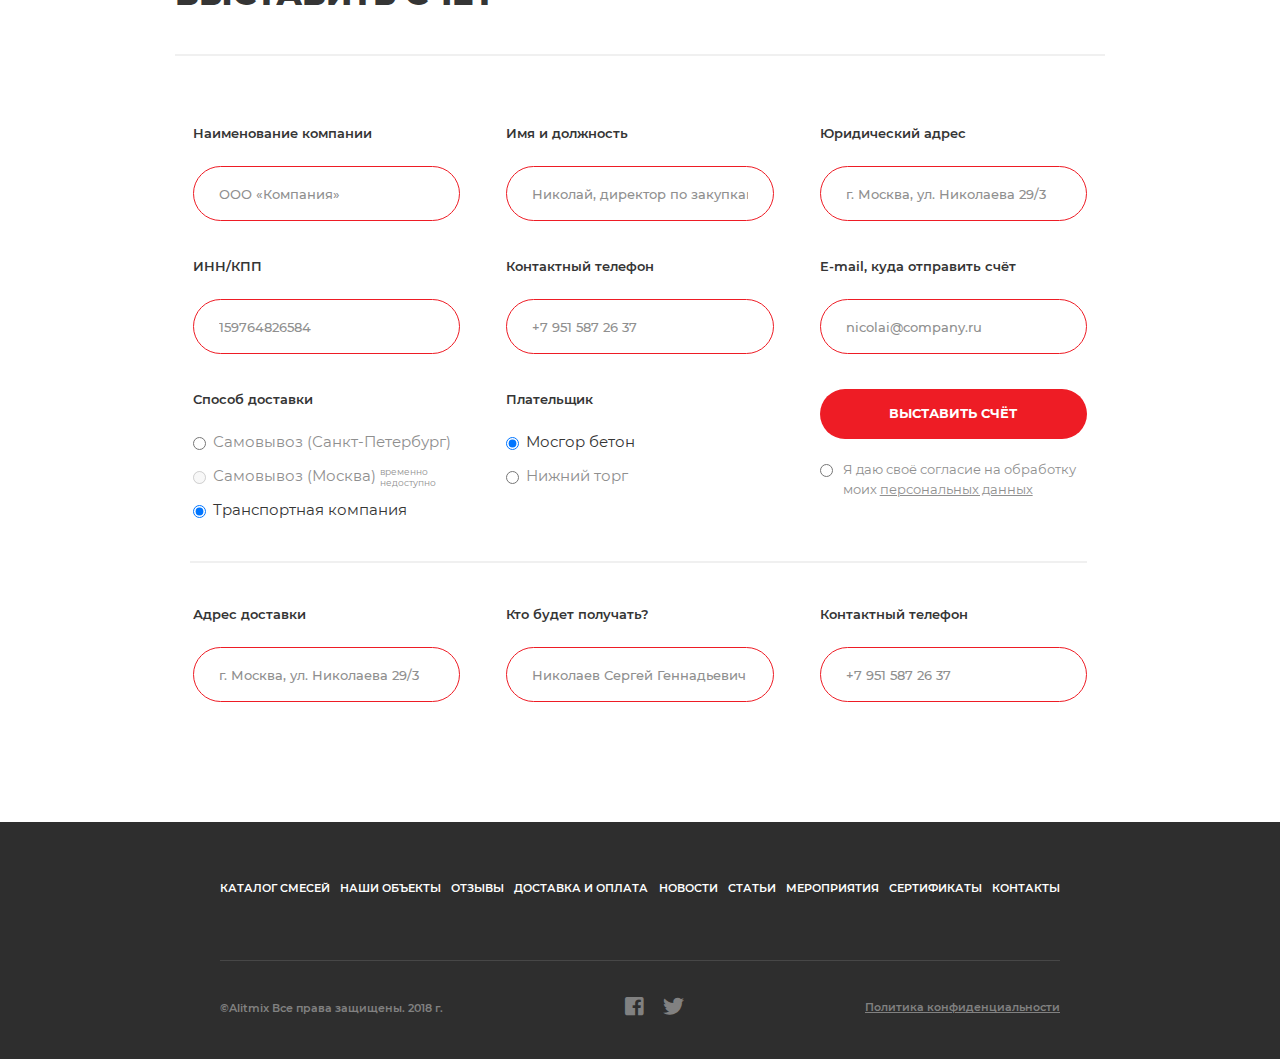
<file: cart.html>
<!DOCTYPE html>
<html lang="ru">

<head>

	<meta charset="utf-8">
	<!-- <base href="/"> -->

	<title>Main</title>
	<meta name="description" content="">

	<meta http-equiv="X-UA-Compatible" content="IE=edge">
	<meta name="viewport" content="width=device-width, initial-scale=1, maximum-scale=1">
	
	<!-- Template Basic Images Start -->
	<meta property="og:image" content="path/to/image.jpg">
	<link rel="icon" href="img/favicon/favicon.ico">
	<link rel="apple-touch-icon" sizes="180x180" href="img/favicon/apple-touch-icon-180x180.png">
	<!-- Template Basic Images End -->
	
	<!-- Custom Browsers Color Start -->
	<meta name="theme-color" content="#000">
	<!-- Custom Browsers Color End -->

	<link rel="stylesheet" href="css/main.min.css">

</head>

<body>
	<nav class="navbar navbar-expand navbar-dark">
		<div class="container">
			<button class="navbar-toggler" type="button" data-toggle="collapse" data-target="#navbarSupportedContent1" aria-controls="navbarSupportedContent1" aria-expanded="false" aria-label="Toggle navigation">
				<span class="navbar-toggler-icon"></span>
			</button>
			<div class="collapse navbar-collapse" id="navbarSupportedContent1">
				<ul class="navbar-nav ml-auto d-flex align-items-center">
					<li class="nav-item tel-1">
						<a class="nav-link tel" href="#">+7 812 380 65 72</a>
					</li>
					<li class="nav-item tel-2">
						<a class="nav-link tel" href="#">+7 981 89 34 982</a>
					</li>
					<li class="nav-item divider search">
						<a class="nav-link d-flex align-items-center" href="#">
							<div class="form-group d-flex align-items-center">
								<label for="search1"><svg width="22" height="22" viewBox="0 0 22 22" fill="#BDBDBD"xmlns="http://www.w3.org/2000/svg">
									<path id="search" d="M21.7306 20.4376L16.4416 15.1486C17.7527 13.5502 18.5429 11.5029 18.5429 9.27143C18.5429 4.15306 14.3898 0 9.27143 0C4.14857 0 0 4.15306 0 9.27143C0 14.3898 4.14857 18.5429 9.27143 18.5429C11.5029 18.5429 13.5457 17.7571 15.1441 16.4461L20.4331 21.7306C20.7922 22.0898 21.3714 22.0898 21.7306 21.7306C22.0898 21.3759 22.0898 20.7922 21.7306 20.4376ZM9.27143 16.6975C5.17224 16.6975 1.84082 13.3661 1.84082 9.27143C1.84082 5.17673 5.17224 1.84082 9.27143 1.84082C13.3661 1.84082 16.702 5.17673 16.702 9.27143C16.702 13.3661 13.3661 16.6975 9.27143 16.6975Z" >
									</svg></label>
									<input type="text" id="searchInput" class="form-control" id="search1" aria-describedby="search" placeholder="Поиск">
								</div>
							</a>
							<div class="dropdown-menu" id="searchMenu">
								<a class="dropdown-item d-flex" href="#">
									<img src="img/АЛИТ ГРР-1_8.png" alt="">
									<p>Сухая смесь монтажная подливочная цементная дисперсная саморастекающаяся АЛИТ СДМП-1ср</p>
								</a>
								<a class="dropdown-item d-flex" href="#">
									<img src="img/АЛИТ ГРР-1_8.png" alt="">
									<p>Сухая смесь монтажная подливочная цементная дисперсная саморастекающаяся АЛИТ СДМП-1ср</p>
								</a>
								<a class="dropdown-item d-flex" href="#">
									<img src="img/АЛИТ ГРР-1_8.png" alt="">
									<p>Сухая смесь монтажная подливочная цементная дисперсная саморастекающаяся АЛИТ СДМП-1ср</p>
								</a>
							</div>
						</li>
						<li class="nav-item divider cart">
							<a class="nav-link d-flex align-items-center" href="cart.html">
								<svg version="1.1" xmlns="http://www.w3.org/2000/svg" xmlns:xlink="http://www.w3.org/1999/xlink" preserveAspectRatio="xMidYMid meet" viewBox="426.22376108033507 118.85465116279077 27.03000000000003 24.419999999999945" width="23.03" height="20.42" stroke="#bdbdbd" id="cart"><defs><path d="M449.17 139.19C449.17 138.59 448.7 138.11 448.12 138.11C447.54 138.11 447.07 138.59 447.07 139.19C447.07 139.79 447.54 140.27 448.12 140.27C448.7 140.27 449.17 139.79 449.17 139.19Z" id="f4rbEJxWEB"></path><path d="M435.98 139.19C435.98 138.59 435.51 138.11 434.94 138.11C434.36 138.11 433.89 138.59 433.89 139.19C433.89 139.79 434.36 140.27 434.94 140.27C435.51 140.27 435.98 139.79 435.98 139.19Z" id="b19pjt3CAO"></path><path d="M427.22 119.85L431.41 119.85C433.09 128.56 434.03 133.4 434.22 134.36C434.31 134.86 434.57 135.31 434.96 135.63C435.34 135.95 435.82 136.12 436.31 136.11C437.33 136.11 445.47 136.11 446.49 136.11C446.98 136.12 447.46 135.95 447.84 135.63C448.22 135.31 448.48 134.86 448.58 134.36C448.69 133.76 449.25 130.73 450.25 125.27L432.46 125.27" id="bt2be4b70"></path></defs><g><g><use xlink:href="#f4rbEJxWEB" opacity="1" fill-opacity="0"></use><g><use xlink:href="#f4rbEJxWEB" opacity="1" stroke-width="2" stroke-opacity="1"></use></g></g><g><use xlink:href="#b19pjt3CAO" opacity="1"></use><g><use xlink:href="#b19pjt3CAO" opacity="1" fill-opacity="0" stroke-width="2" stroke-opacity="1"></use></g></g><g><use xlink:href="#bt2be4b70" opacity="1" fill="#000000" fill-opacity="0"></use><g><use xlink:href="#bt2be4b70" opacity="1" fill-opacity="0"  stroke-width="1.8" stroke-opacity="1"></use></g></g></g></svg>
								<span class="badge badge-danger">12</span><span>Корзина</span></a>
							</li>
							<li class="nav-item divider lk">
								<a class="nav-link d-flex align-items-center pr-0" data-toggle="modal" href="#enter-cabinet">
									<svg width="22" height="22" viewBox="0 0 22 22" fill="#bdbdbd" xmlns="http://www.w3.org/2000/svg">
										<path d="M3.2218 14.2218C4.4199 13.0237 5.84594 12.1368 7.40184 11.5999C5.73543 10.4522 4.64062 8.53136 4.64062 6.35938C4.64062 2.85282 7.49345 0 11 0C14.5066 0 17.3594 2.85282 17.3594 6.35938C17.3594 8.53136 16.2646 10.4522 14.5981 11.5999C16.154 12.1368 17.5801 13.0237 18.7782 14.2218C20.8558 16.2995 22 19.0618 22 22H20.2812C20.2812 16.8823 16.1177 12.7188 11 12.7188C5.88229 12.7188 1.71875 16.8823 1.71875 22H0C0 19.0618 1.14421 16.2995 3.2218 14.2218ZM11 11C13.5588 11 15.6406 8.91825 15.6406 6.35938C15.6406 3.8005 13.5588 1.71875 11 1.71875C8.44117 1.71875 6.35938 3.8005 6.35938 6.35938C6.35938 8.91825 8.44117 11 11 11Z"/>
									</svg>
								Личный кабинет</a>
							</li>
						</ul>
					</div>
				</div>
			</nav>
			<nav class="navbar navbar-expand-lg navbar-light">
				<div class="container">
					<a class="navbar-brand d-flex align-items-center" href="index.html">
						<img src="img/logo_alit_final_end.png" alt=""> 
						<div class="logo-text">Сухие смеси для <br> 
						профессионалов</div>
					</a>
					<button class="navbar-toggler" type="button" data-toggle="collapse" data-target="#navbarSupportedContent" aria-controls="navbarSupportedContent" aria-expanded="false" aria-label="Toggle navigation">
						<span class="navbar-toggler-icon"></span>
					</button>
					<div class="collapse navbar-collapse" id="navbarSupportedContent">
						<ul class="navbar-nav ml-auto">
							<li class="nav-item">
								<a class="nav-link" href="catalog.html">Каталог смесей</a>
							</li>
							<li class="nav-item">
								<a class="nav-link" href="our-objects.html">Наши объекты</a>
							</li>
							<li class="nav-item">
								<a class="nav-link" href="reviews.html">Отзывы</a>
							</li>
							<li class="nav-item">
								<a class="nav-link" href="delivery.html">Доставка и оплата</a>
							</li>
							<li class="nav-item dropdown">
								<a class="nav-link" href="#" id="navbarDropdown" role="button" data-toggle="dropdown" aria-haspopup="true" aria-expanded="false">
									Информация <i class="fas fa-angle-down"></i>
								</a>
								<div class="dropdown-menu" aria-labelledby="navbarDropdown">
									<a class="dropdown-item" href="news.html">Новости</a>
									<a class="dropdown-item" href="articles.html">Статьи</a>
									<a class="dropdown-item" href="events.html">Мероприятия</a>
									<a class="dropdown-item" href="diplomas.html">Сертификаты</a>
								</div>
							</li>
							<li class="nav-item">
								<a class="nav-link pr-0" href="contacts.html">Контакты</a>
							</li>
						</ul>
					</div>
				</div>
			</nav>
			<main>
				<section class="cart">
					<div class="container">
						<h1 class="d-flex justify-content-between align-items-center">Корзина <button type="submit" class="btn btn-danger">Выставить счёт</button></h1>
						
						<div class="row align-items-center">
							<div class="col-lg-1 col-2"><img src="img/АЛИТ ГРР-1_8(1).png" alt=""></div>
							<div class="col-lg-4 col-4">
								<p>Сухая смесь монтажная подливочная цементная саморастекающаяся 
								АЛИТ СДМП-1ср</p>
							</div>	
							<div class="col-lg-3 col-4 d-flex align-items-center calc">
								<i class="fas fa-minus"></i>
								<input type="number" class="form-control plus-minus" value="2579">
								<p>т</p>
								<i class="fas fa-plus"></i>
							</div>
							<div class="col-lg-1 col-2 delete d-flex align-items-center">
								<i class="fas fa-times"></i>
								<p>удалить</p>
							</div>
						</div>
						<div class="row align-items-center">
							<div class="col-lg-1 col-2"><img src="img/АЛИТ ГРР-1_8(1).png" alt=""></div>
							<div class="col-lg-4 col-4">
								<p>Сухая смесь монтажная подливочная цементная саморастекающаяся 
								АЛИТ СДМП-1ср</p>
							</div>	
							<div class="col-lg-3 col-4 d-flex align-items-center calc">
								<i class="fas fa-minus"></i>
								<input type="number" class="form-control plus-minus" value="2579">
								<p>т</p>
								<i class="fas fa-plus"></i>
							</div>
							<div class="col-lg-1 col-2 delete d-flex align-items-center">
								<i class="fas fa-times"></i>
								<p>удалить</p>
							</div>
						</div>
						<div class="row align-items-center">
							<div class="col-lg-1 col-2"><img src="img/АЛИТ ГРР-1_8(1).png" alt=""></div>
							<div class="col-lg-4 col-4">
								<p>Сухая смесь монтажная подливочная цементная саморастекающаяся 
								АЛИТ СДМП-1ср</p>
							</div>	
							<div class="col-lg-3 col-4 d-flex align-items-center calc">
								<i class="fas fa-minus"></i>
								<input type="number" class="form-control plus-minus" value="2579">
								<p>т</p>
								<i class="fas fa-plus"></i>
							</div>
							<div class="col-lg-1 col-2 delete d-flex align-items-center">
								<i class="fas fa-times"></i>
								<p>удалить</p>
							</div>
						</div>
						<div class="row align-items-center">
							<div class="col-lg-1 col-2"><img src="img/АЛИТ ГРР-1_8(1).png" alt=""></div>
							<div class="col-lg-4 col-4">
								<p>Сухая смесь монтажная подливочная цементная саморастекающаяся 
								АЛИТ СДМП-1ср</p>
							</div>	
							<div class="col-lg-3 col-4 d-flex align-items-center calc">
								<i class="fas fa-minus"></i>
								<input type="number" class="form-control plus-minus" value="2579">
								<p>т</p>
								<i class="fas fa-plus"></i>
							</div>
							<div class="col-lg-1 col-2 delete d-flex align-items-center">
								<i class="fas fa-times"></i>
								<p>удалить</p>
							</div>
						</div>
						<div class="row align-items-center">
							<div class="col-lg-1 col-2"><img src="img/АЛИТ ГРР-1_8(1).png" alt=""></div>
							<div class="col-lg-4 col-4">
								<p>Сухая смесь монтажная подливочная цементная саморастекающаяся 
								АЛИТ СДМП-1ср</p>
							</div>	
							<div class="col-lg-3 col-4 d-flex align-items-center calc">
								<i class="fas fa-minus"></i>
								<input type="number" class="form-control plus-minus" value="2579">
								<p>т</p>
								<i class="fas fa-plus"></i>
							</div>
							<div class="col-lg-1 col-2 delete d-flex align-items-center">
								<i class="fas fa-times"></i>
								<p>удалить</p>
							</div>
						</div>
						<div class="row align-items-center">
							<div class="col-lg-1 col-2"><img src="img/АЛИТ ГРР-1_8(1).png" alt=""></div>
							<div class="col-lg-4 col-4">
								<p>Сухая смесь монтажная подливочная цементная саморастекающаяся 
								АЛИТ СДМП-1ср</p>
							</div>	
							<div class="col-lg-3 col-4 d-flex align-items-center calc">
								<i class="fas fa-minus"></i>
								<input type="number" class="form-control plus-minus" value="2579">
								<p>т</p>
								<i class="fas fa-plus"></i>
							</div>
							<div class="col-lg-1 col-2 delete d-flex align-items-center">
								<i class="fas fa-times"></i>
								<p>удалить</p>
							</div>
						</div>
					</div>
				</section>
				<section class="bill">
					<div class="container">
						<h1>Выставить счёт</h1>
						<form>
							<div class="form-row">
								<div class="col-xl-3 col-md-4">
									<label for="validationCustom01">Наименование компании</label>
									<input type="text" class="form-control" id="validationCustom01" placeholder="ООО «Компания»" required>
								</div>
								<div class="col-xl-3 col-md-4">
									<label for="validationCustom02">Имя и должность</label>
									<input type="text" class="form-control" id="validationCustom02" placeholder="Николай, директор по закупкам" required>
								</div>
								<div class="col-xl-3 col-md-4">
									<label for="validationCustom03">Юридический адрес</label>
									<input type="text" class="form-control" id="validationCustom03" placeholder="г. Москва, ул. Николаева 29/3" required>
								</div>
							</div>
							<div class="form-row">
								<div class="col-xl-3 col-md-4">
									<label for="validationCustom04">ИНН/КПП</label>
									<input type="number" class="form-control" id="validationCustom04" placeholder="159764826584" required>
								</div>
								<div class="col-xl-3 col-md-4">
									<label for="validationCustom05">Контактный телефон</label>
									<input type="tel" class="form-control" id="validationCustom05" placeholder="+7 951 587 26 37" required>
								</div>
								<div class="col-xl-3 col-md-4">
									<label for="validationCustom06">E-mail, куда отправить счёт</label>
									<input type="email" class="form-control" id="validationCustom06" placeholder="nicolai@company.ru" required>
								</div>
							</div>
							<div class="form-row check-button">
								<div class="col-xl-3 col-md-4">
									<legend>Способ доставки</legend>
									<div class="form-check">
										<input class="form-check-input" type="radio" name="exampleRadios" id="exampleRadios1" value="option1">
										<label class="form-check-label" for="exampleRadios1">
											Самовывоз (Санкт-Петербург)
										</label>
									</div>
									<div class="form-check d-flex">
										<input class="form-check-input" type="radio" name="exampleRadios" id="exampleRadios2" value="option2" disabled>
										<label class="form-check-label" for="exampleRadios2">
											Самовывоз (Москва)
										</label>
										<small id="emailHelp" class="form-text text-muted">временно
											недоступно</small>
									</div>
									<div class="form-check">
										<input class="form-check-input" type="radio" name="exampleRadios" id="exampleRadios3" value="option3" checked>
										<label class="form-check-label" for="exampleRadios3">
											Транспортная компания
										</label>
									</div>
								</div>
								<div class="col-xl-3 col-md-4">
									<legend>Плательщик</legend>
									<div class="form-check">
										<input class="form-check-input" type="radio" name="exampleRadios1" id="exampleRadios01" value="option1" checked>
										<label class="form-check-label" for="exampleRadios01">
											Мосгор бетон
										</label>
									</div>
									<div class="form-check">
										<input class="form-check-input" type="radio" name="exampleRadios1" id="exampleRadios02" value="option2">
										<label class="form-check-label" for="exampleRadios02">
											Нижний торг
										</label>
									</div>
								</div>
								<div class="col-xl-3 col-md-4">
									<button class="btn btn-danger" type="submit">Выставить счёт</button>
									<div class="permission d-flex align-items-start">
										<input class="radio" type="radio" aria-label="Radio button for following text input">
										<p>Я даю своё согласие на обработку <br>
											моих <span>персональных данных</span></p>
										</div>
									</div>
								</div>
								<div class="form-row">
									<div class="col-xl-3 col-md-4">
										<label for="validationCustom07">Адрес доставки</label>
										<input type="text" class="form-control" id="validationCustom07" placeholder="г. Москва, ул. Николаева 29/3" required>
									</div>
									<div class="col-xl-3 col-md-4 mb-3">
										<label for="validationCustom08">Кто будет получать?</label>
										<input type="text" class="form-control" id="validationCustom08" placeholder="Николаев Сергей Геннадьевич" required>
									</div>
									<div class="col-xl-3 col-md-4">
										<label for="validationCustom09">Контактный телефон</label>
										<input type="tel" class="form-control" id="validationCustom09" placeholder="+7 951 587 26 37" required>
									</div>
								</div>
							</form>
						</div>
					</section>
				</main>
				<footer>
					<div class="container">
						<div class="wrapper">
							<div class="menu d-flex justify-content-between">
								<a href="#">Каталог смесей</a>
								<a href="#">Наши объекты</a>
								<a href="#">Отзывы</a>
								<a href="#">Доставка и оплата</a>
								<a href="#">Новости</a>
								<a href="#">Статьи</a>
								<a href="#">Мероприятия</a>
								<a href="#">Сертификаты</a>
								<a href="#">Контакты</a>
							</div>
							<div class="divider"></div>
							<div class="footer-bottom d-flex justify-content-between align-items-center">
								<p>©Alitmix Все права защищены. 2018 г.</p>
								<div class="soc">
									<a href="#"><i class="fab fa-facebook-square"></i></a>
									<a href="#"><i class="fab fa-twitter"></i></a>
								</div>
								<a href="#">Политика конфиденциальности</a>
							</div>
						</div>
					</div>
				</footer>

				<!-- ----------------------------------------------------modal------------------------------------------------------ -->
				<div class="modal fade" id="enter-cabinet" tabindex="-1" role="dialog" aria-labelledby="exampleModalLabel" aria-hidden="true" data-backdrop="false" data-keyboard="true">
			<div class="modal-dialog" role="document">
				<div class="modal-content">
					<div class="modal-body">
						<h5 class="modal-title">Вход в личный кабинет</h5>
						<form action="cabinet.html">
							<div class="form-group">
								<input type="email" class="form-control" id="exampleInputEmail1" aria-describedby="emailHelp" placeholder="E-mail">
							</div>
							<div class="form-group">
								<input type="password" class="form-control" id="exampleInputPassword1" placeholder="Пароль">
							</div>
							<button type="submit" class="btn btn-danger">Авторизоваться</button>
							<div class="links d-flex justify-content-between">
								<a href="#registration" id="reg" data-toggle="modal">Регистрация</a>
								<a href="">Забыли пароль</a>
							</div>
						</form>
					</div>
				</div>
			</div>
		</div>
		<div class="modal fade" id="registration" tabindex="-1" role="dialog" aria-labelledby="exampleModalLabel" aria-hidden="true" data-backdrop="false" data-keyboard="true" data-focus="true">
			<div class="modal-dialog" role="document">
				<div class="modal-content">
					<div class="modal-body">
						<h5 class="modal-title">Зарегистрировать личный кабинет</h5>
						<form action="cabinet.html">
						<div class="row">
							<div class="col-sm-6 inp">
								<div class="form-group">
									<input type="text" class="form-control"  placeholder="ФИО">
								</div>
							</div>
							<div class="col-sm-6 inp">
								<div class="form-group">
									<input type="password" class="form-control" placeholder="Пароль">
								</div>
							</div>
						</div>
						<div class="row">
							<div class="col-sm-6 col-12 inp">
								<div class="form-group">
									<input type="text" class="form-control" placeholder="Телефон">
								</div>
							</div>
							<div class="col-sm-6 inp">
								<div class="form-group">
									<input type="password" class="form-control" placeholder="Повторите пароль">
								</div>
							</div>
						</div>
						<div class="row">
							<div class="col-sm-6 inp">
								<div class="form-group">
									<input type="email" class="form-control" aria-describedby="emailHelp" placeholder="E-mail">
								</div>
							</div>
							<div class="col-sm-6 inp">
								<button type="submit" class="btn btn-danger">Авторизоваться</button>
							</div>
						</div>
						<div class="permission d-flex justify-content-end align-items-start">
							<input class="radio" type="radio" aria-label="Radio button for following text input">
							<p>Я даю своё согласие на обработку <br>
								моих <span>персональных данных</span></p>
							</div>
							</form>
						</div>
					</div>
				</div>
			</div>
					<script src="js/scripts.min.js"></script>
				</body>
				</html>
</file>
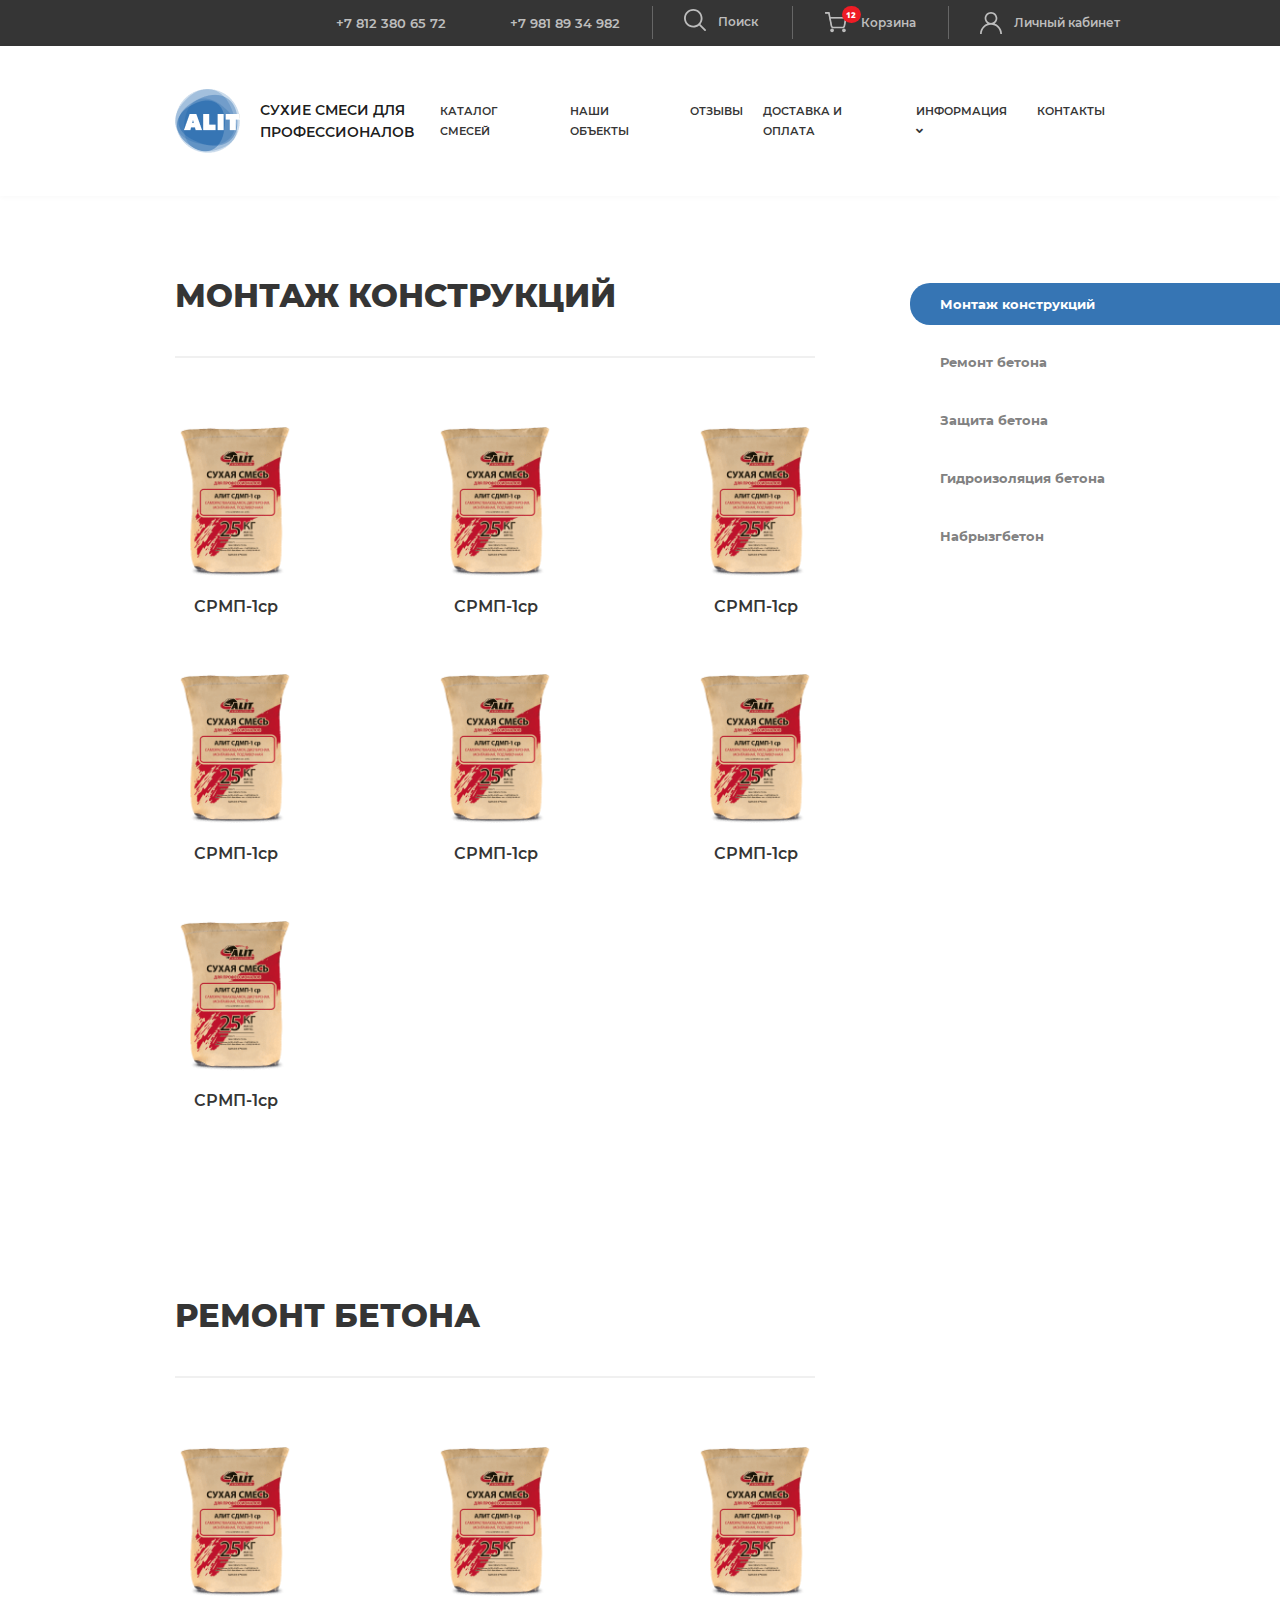
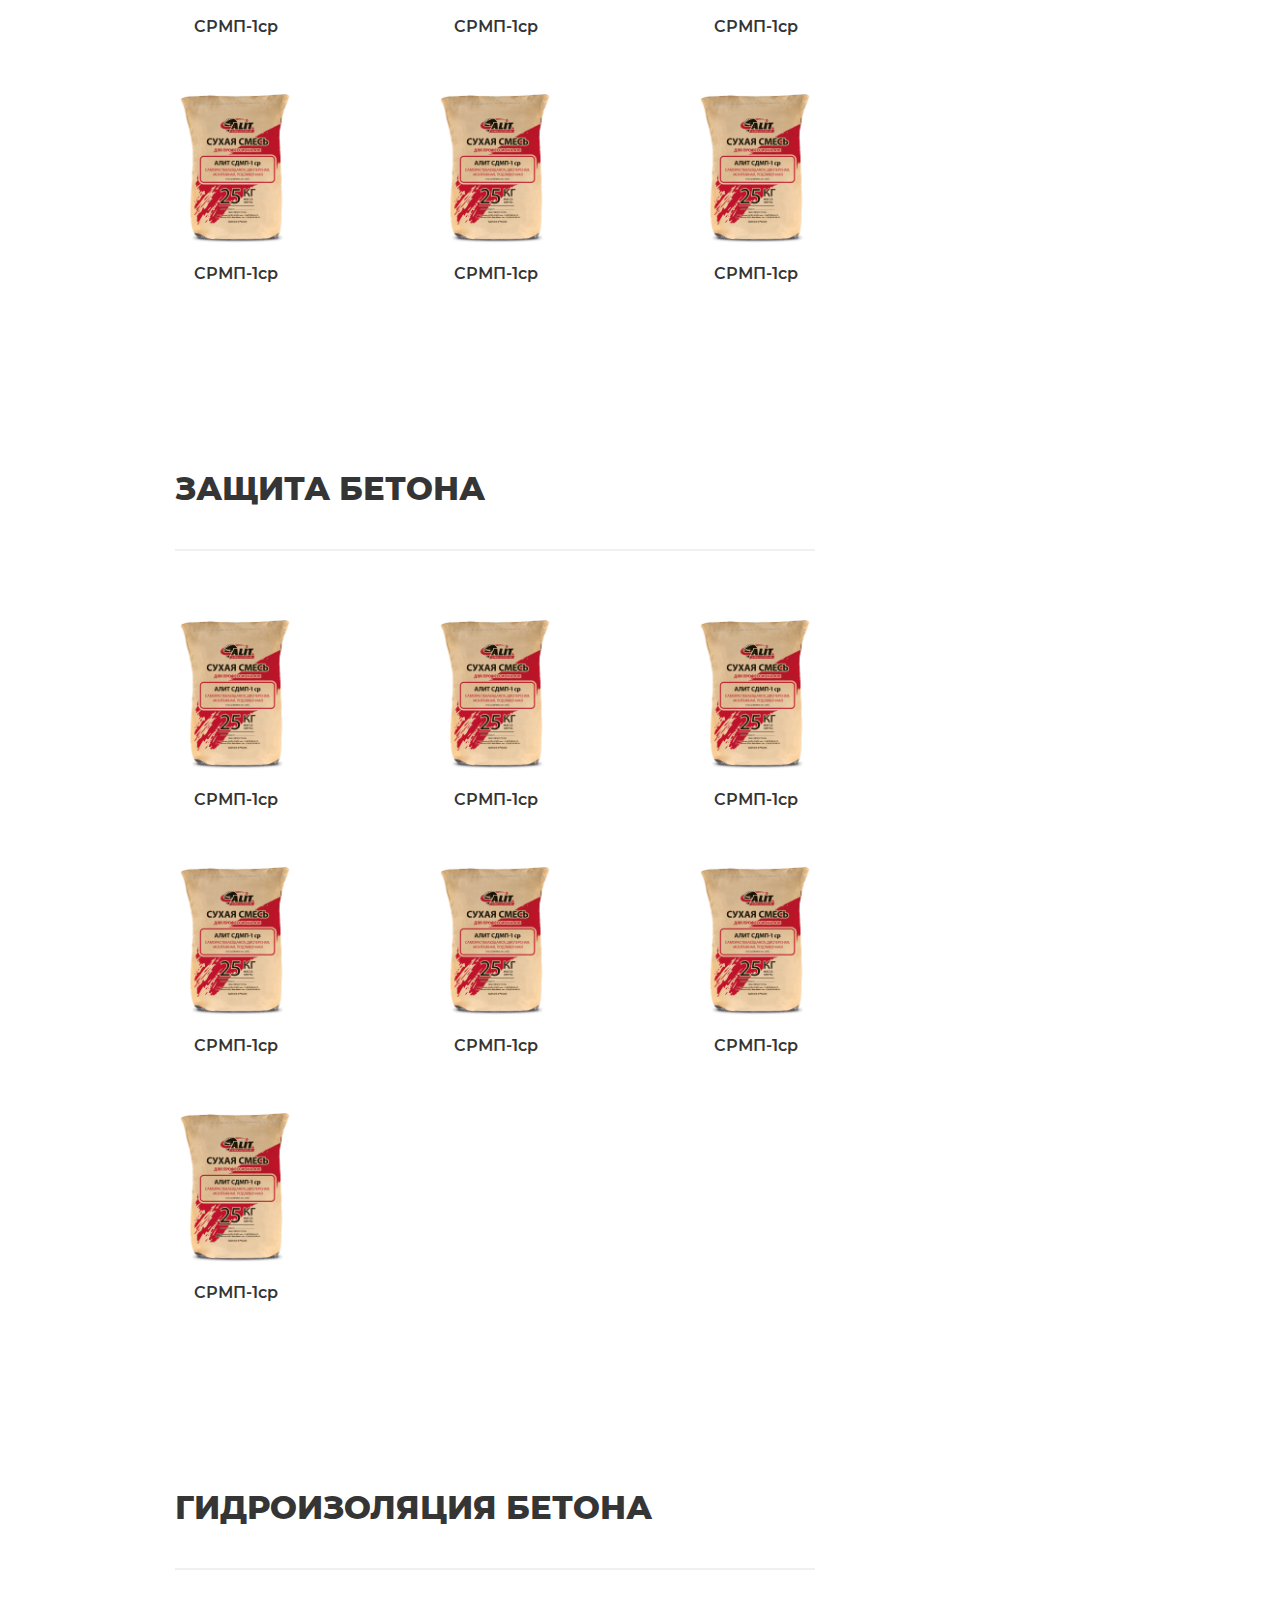
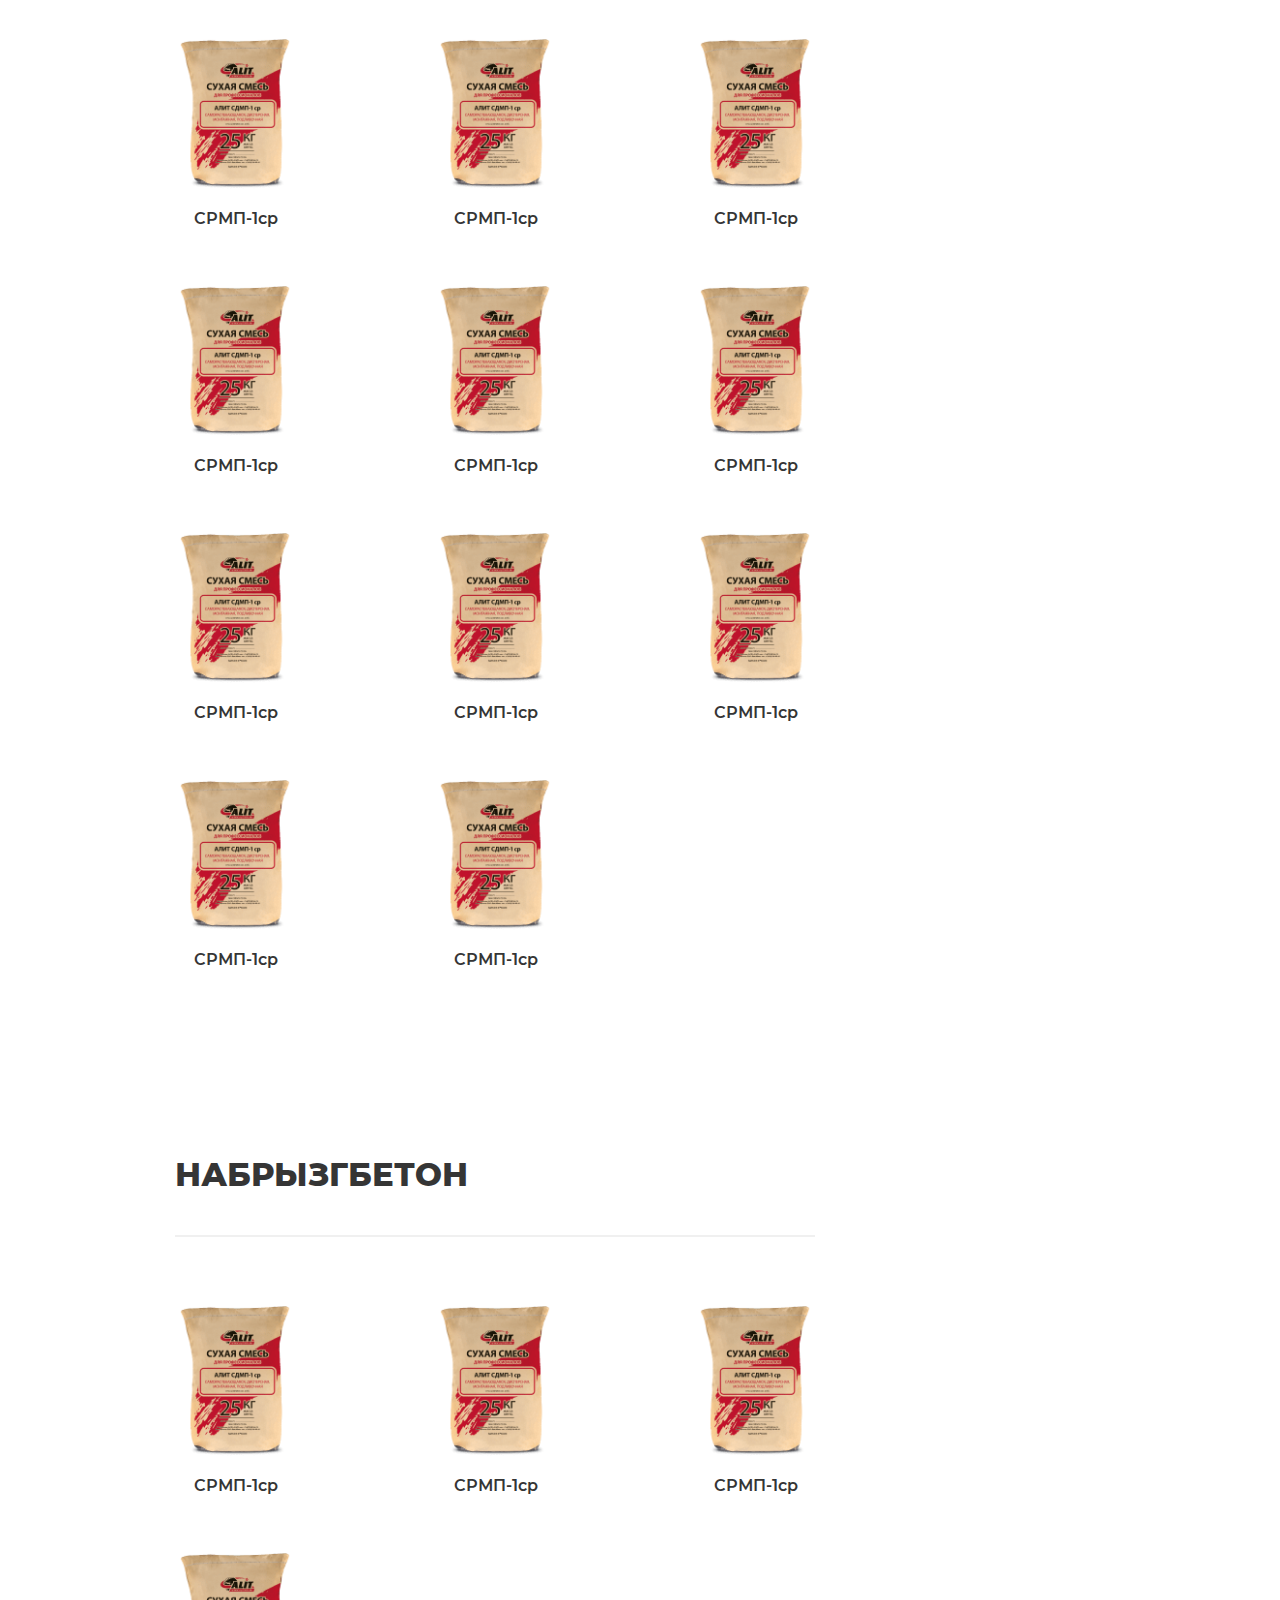
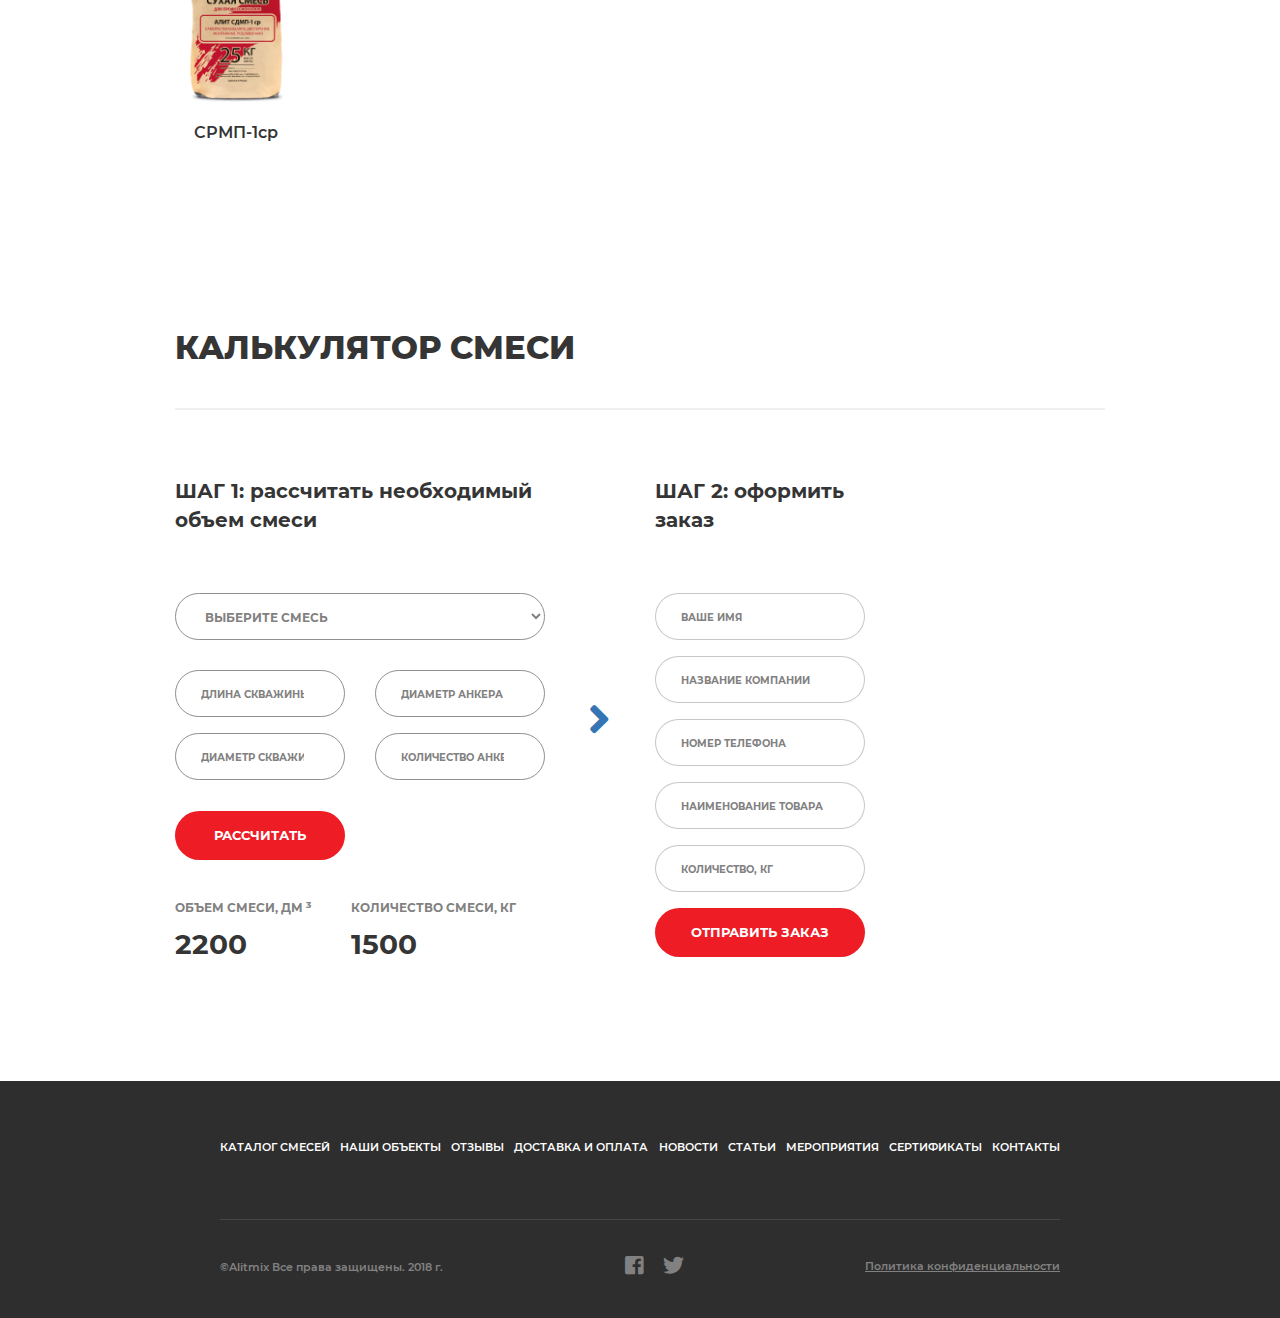
<file: catalog.html>
<!DOCTYPE html>
<html lang="ru">

<head>

	<meta charset="utf-8">
	<!-- <base href="/"> -->

	<title>Main</title>
	<meta name="description" content="">

	<meta http-equiv="X-UA-Compatible" content="IE=edge">
	<meta name="viewport" content="width=device-width, initial-scale=1, maximum-scale=1">
	
	<!-- Template Basic Images Start -->
	<meta property="og:image" content="path/to/image.jpg">
	<link rel="icon" href="img/favicon/favicon.ico">
	<link rel="apple-touch-icon" sizes="180x180" href="img/favicon/apple-touch-icon-180x180.png">
	<!-- Template Basic Images End -->
	
	<!-- Custom Browsers Color Start -->
	<meta name="theme-color" content="#000">
	<!-- Custom Browsers Color End -->

	<link rel="stylesheet" href="css/main.min.css">

</head>

<body>
	<nav class="navbar navbar-expand navbar-dark">
		<div class="container">
			<button class="navbar-toggler" type="button" data-toggle="collapse" data-target="#navbarSupportedContent1" aria-controls="navbarSupportedContent1" aria-expanded="false" aria-label="Toggle navigation">
				<span class="navbar-toggler-icon"></span>
			</button>
			<div class="collapse navbar-collapse" id="navbarSupportedContent1">
				<ul class="navbar-nav ml-auto d-flex align-items-center">
					<li class="nav-item tel-1">
						<a class="nav-link tel" href="#">+7 812 380 65 72</a>
					</li>
					<li class="nav-item tel-2">
						<a class="nav-link tel" href="#">+7 981 89 34 982</a>
					</li>
					<li class="nav-item divider search">
						<a class="nav-link d-flex align-items-center" href="#">
							<div class="form-group d-flex align-items-center">
								<label for="search1"><svg width="22" height="22" viewBox="0 0 22 22" fill="#BDBDBD"xmlns="http://www.w3.org/2000/svg">
									<path id="search" d="M21.7306 20.4376L16.4416 15.1486C17.7527 13.5502 18.5429 11.5029 18.5429 9.27143C18.5429 4.15306 14.3898 0 9.27143 0C4.14857 0 0 4.15306 0 9.27143C0 14.3898 4.14857 18.5429 9.27143 18.5429C11.5029 18.5429 13.5457 17.7571 15.1441 16.4461L20.4331 21.7306C20.7922 22.0898 21.3714 22.0898 21.7306 21.7306C22.0898 21.3759 22.0898 20.7922 21.7306 20.4376ZM9.27143 16.6975C5.17224 16.6975 1.84082 13.3661 1.84082 9.27143C1.84082 5.17673 5.17224 1.84082 9.27143 1.84082C13.3661 1.84082 16.702 5.17673 16.702 9.27143C16.702 13.3661 13.3661 16.6975 9.27143 16.6975Z" >
									</svg></label>
									<input type="text" id="searchInput" class="form-control" id="search1" aria-describedby="search" placeholder="Поиск">
								</div>
							</a>
							<div class="dropdown-menu" id="searchMenu">
								<a class="dropdown-item d-flex" href="#">
									<img src="img/АЛИТ ГРР-1_8.png" alt="">
									<p>Сухая смесь монтажная подливочная цементная дисперсная саморастекающаяся АЛИТ СДМП-1ср</p>
								</a>
								<a class="dropdown-item d-flex" href="#">
									<img src="img/АЛИТ ГРР-1_8.png" alt="">
									<p>Сухая смесь монтажная подливочная цементная дисперсная саморастекающаяся АЛИТ СДМП-1ср</p>
								</a>
								<a class="dropdown-item d-flex" href="#">
									<img src="img/АЛИТ ГРР-1_8.png" alt="">
									<p>Сухая смесь монтажная подливочная цементная дисперсная саморастекающаяся АЛИТ СДМП-1ср</p>
								</a>
							</div>
						</li>
						<li class="nav-item divider cart">
							<a class="nav-link d-flex align-items-center" href="cart.html">
								<svg version="1.1" xmlns="http://www.w3.org/2000/svg" xmlns:xlink="http://www.w3.org/1999/xlink" preserveAspectRatio="xMidYMid meet" viewBox="426.22376108033507 118.85465116279077 27.03000000000003 24.419999999999945" width="23.03" height="20.42" stroke="#bdbdbd" id="cart"><defs><path d="M449.17 139.19C449.17 138.59 448.7 138.11 448.12 138.11C447.54 138.11 447.07 138.59 447.07 139.19C447.07 139.79 447.54 140.27 448.12 140.27C448.7 140.27 449.17 139.79 449.17 139.19Z" id="f4rbEJxWEB"></path><path d="M435.98 139.19C435.98 138.59 435.51 138.11 434.94 138.11C434.36 138.11 433.89 138.59 433.89 139.19C433.89 139.79 434.36 140.27 434.94 140.27C435.51 140.27 435.98 139.79 435.98 139.19Z" id="b19pjt3CAO"></path><path d="M427.22 119.85L431.41 119.85C433.09 128.56 434.03 133.4 434.22 134.36C434.31 134.86 434.57 135.31 434.96 135.63C435.34 135.95 435.82 136.12 436.31 136.11C437.33 136.11 445.47 136.11 446.49 136.11C446.98 136.12 447.46 135.95 447.84 135.63C448.22 135.31 448.48 134.86 448.58 134.36C448.69 133.76 449.25 130.73 450.25 125.27L432.46 125.27" id="bt2be4b70"></path></defs><g><g><use xlink:href="#f4rbEJxWEB" opacity="1" fill-opacity="0"></use><g><use xlink:href="#f4rbEJxWEB" opacity="1" stroke-width="2" stroke-opacity="1"></use></g></g><g><use xlink:href="#b19pjt3CAO" opacity="1"></use><g><use xlink:href="#b19pjt3CAO" opacity="1" fill-opacity="0" stroke-width="2" stroke-opacity="1"></use></g></g><g><use xlink:href="#bt2be4b70" opacity="1" fill="#000000" fill-opacity="0"></use><g><use xlink:href="#bt2be4b70" opacity="1" fill-opacity="0"  stroke-width="1.8" stroke-opacity="1"></use></g></g></g></svg>
								<span class="badge badge-danger">12</span><span>Корзина</span></a>
							</li>
							<li class="nav-item divider lk">
								<a class="nav-link d-flex align-items-center pr-0" data-toggle="modal" href="#enter-cabinet">
									<svg width="22" height="22" viewBox="0 0 22 22" fill="#bdbdbd" xmlns="http://www.w3.org/2000/svg">
										<path d="M3.2218 14.2218C4.4199 13.0237 5.84594 12.1368 7.40184 11.5999C5.73543 10.4522 4.64062 8.53136 4.64062 6.35938C4.64062 2.85282 7.49345 0 11 0C14.5066 0 17.3594 2.85282 17.3594 6.35938C17.3594 8.53136 16.2646 10.4522 14.5981 11.5999C16.154 12.1368 17.5801 13.0237 18.7782 14.2218C20.8558 16.2995 22 19.0618 22 22H20.2812C20.2812 16.8823 16.1177 12.7188 11 12.7188C5.88229 12.7188 1.71875 16.8823 1.71875 22H0C0 19.0618 1.14421 16.2995 3.2218 14.2218ZM11 11C13.5588 11 15.6406 8.91825 15.6406 6.35938C15.6406 3.8005 13.5588 1.71875 11 1.71875C8.44117 1.71875 6.35938 3.8005 6.35938 6.35938C6.35938 8.91825 8.44117 11 11 11Z"/>
									</svg>
								Личный кабинет</a>
							</li>
						</ul>
					</div>
				</div>
			</nav>
			<nav class="navbar navbar-expand-lg navbar-light">
				<div class="container">
					<a class="navbar-brand d-flex align-items-center" href="index.html">
						<img src="img/logo_alit_final_end.png" alt=""> 
						<div class="logo-text">Сухие смеси для <br> 
						профессионалов</div>
					</a>
					<button class="navbar-toggler" type="button" data-toggle="collapse" data-target="#navbarSupportedContent" aria-controls="navbarSupportedContent" aria-expanded="false" aria-label="Toggle navigation">
						<span class="navbar-toggler-icon"></span>
					</button>
					<div class="collapse navbar-collapse" id="navbarSupportedContent">
						<ul class="navbar-nav ml-auto">
							<li class="nav-item">
								<a class="nav-link" href="catalog.html">Каталог смесей</a>
							</li>
							<li class="nav-item">
								<a class="nav-link" href="our-objects.html">Наши объекты</a>
							</li>
							<li class="nav-item">
								<a class="nav-link" href="reviews.html">Отзывы</a>
							</li>
							<li class="nav-item">
								<a class="nav-link" href="delivery.html">Доставка и оплата</a>
							</li>
							<li class="nav-item dropdown">
								<a class="nav-link" href="#" id="navbarDropdown" role="button" data-toggle="dropdown" aria-haspopup="true" aria-expanded="false">
									Информация <i class="fas fa-angle-down"></i>
								</a>
								<div class="dropdown-menu" aria-labelledby="navbarDropdown">
									<a class="dropdown-item" href="news.html">Новости</a>
									<a class="dropdown-item" href="articles.html">Статьи</a>
									<a class="dropdown-item" href="events.html">Мероприятия</a>
									<a class="dropdown-item" href="diplomas.html">Сертификаты</a>
								</div>
							</li>
							<li class="nav-item">
								<a class="nav-link pr-0" href="contacts.html">Контакты</a>
							</li>
						</ul>
					</div>
				</div>
			</nav>
			<main class="catalog">
				<div class="container forMenu">
					<div id="sticky-anchor"></div>
					<div class="left order-2 d-flex justify-content-end">
						<div class="side-fixed-menu d-flex flex-column">
							<a class="active" href="#first">Монтаж конструкций</a>
							<a href="#second">Ремонт бетона</a>
							<a href="#third">Защита бетона</a>
							<a href="#forth">Гидроизоляция бетона</a>
							<a href="#fifth">Набрызгбетон</a>
						</div>
					</div>
				</div>
				<div class="content-holder">
					<section class="catalog">
						<a id="first"></a>
						<div class="container">
							<h1 class="d-flex justify-content-between align-items-center">Монтаж конструкций</h1>
							<div class="menuCatalog d-flex">
								<div class="right d-flex flex-wrap justify-content-start">
									<div class="item">
										<img src="img/АЛИТ ГРР-1_8(1).png" alt=""><br>
										<p>СРМП-1ср</p>
										<button class="btn btn-danger">В корзину</button>
									</div>
									<div class="item">
										<img src="img/АЛИТ ГРР-1_8(1).png" alt=""><br>
										<p>СРМП-1ср</p>
										<button class="btn btn-danger">В корзину</button>
									</div>
									<div class="item">
										<img src="img/АЛИТ ГРР-1_8(1).png" alt=""><br>
										<p>СРМП-1ср</p>
										<button class="btn btn-danger">В корзину</button>
									</div>
									<div class="item">
										<img src="img/АЛИТ ГРР-1_8(1).png" alt=""><br>
										<p>СРМП-1ср</p>
										<button class="btn btn-danger">В корзину</button>
									</div>
									<div class="item">
										<img src="img/АЛИТ ГРР-1_8(1).png" alt=""><br>
										<p>СРМП-1ср</p>
										<button class="btn btn-danger">В корзину</button>
									</div>
									<div class="item">
										<img src="img/АЛИТ ГРР-1_8(1).png" alt=""><br>
										<p>СРМП-1ср</p>
										<button class="btn btn-danger">В корзину</button>
									</div>
									<div class="item">
										<img src="img/АЛИТ ГРР-1_8(1).png" alt=""><br>
										<p>СРМП-1ср</p>
										<button class="btn btn-danger">В корзину</button>
									</div>
								</div>
								<div class="rightForMobile carousel slide" id="carouselCatalogIndicators">
									<ol class="carousel-indicators">
										<li data-target="#carouselCatalogIndicators" data-slide-to="0" class="active"></li>
										<li data-target="#carouselCatalogIndicators" data-slide-to="1"></li>
										<li data-target="#carouselCatalogIndicators" data-slide-to="2"></li>
									</ol>
									<div class="carousel-inner">
										<div class="carousel-item active">
											<div class="stage d-flex flex-wrap justify-content-between">
												<div class="item">
													<img src="img/АЛИТ ГРР-1_8(1).png" alt=""><br>
													<p>СРМП-1ср</p>
													<button class="btn btn-danger">В корзину</button>
												</div>
												<div class="item">
													<img src="img/АЛИТ ГРР-1_8(1).png" alt=""><br>
													<p>СРМП-1ср</p>
													<button class="btn btn-danger">В корзину</button>
												</div>
												<div class="item">
													<img src="img/АЛИТ ГРР-1_8(1).png" alt=""><br>
													<p>СРМП-1ср</p>
													<button class="btn btn-danger">В корзину</button>
												</div>
												<div class="item">
													<img src="img/АЛИТ ГРР-1_8(1).png" alt=""><br>
													<p>СРМП-1ср</p>
													<button class="btn btn-danger">В корзину</button>
												</div>
											</div>
										</div>
										<div class="carousel-item">
											<div class="stage d-flex flex-wrap justify-content-between">
												<div class="item">
													<img src="img/АЛИТ ГРР-1_8(1).png" alt=""><br>
													<p>СРМП-1ср</p>
													<button class="btn btn-danger">В корзину</button>
												</div>
												<div class="item">
													<img src="img/АЛИТ ГРР-1_8(1).png" alt=""><br>
													<p>СРМП-1ср</p>
													<button class="btn btn-danger">В корзину</button>
												</div>
												<div class="item">
													<img src="img/АЛИТ ГРР-1_8(1).png" alt=""><br>
													<p>СРМП-1ср</p>
													<button class="btn btn-danger">В корзину</button>
												</div>
												<div class="item">
													<img src="img/АЛИТ ГРР-1_8(1).png" alt=""><br>
													<p>СРМП-1ср</p>
													<button class="btn btn-danger">В корзину</button>
												</div>
											</div>
										</div>
										<div class="carousel-item">
											<div class="stage d-flex flex-wrap justify-content-between">
												<div class="item">
													<img src="img/АЛИТ ГРР-1_8(1).png" alt=""><br>
													<p>СРМП-1ср</p>
													<button class="btn btn-danger">В корзину</button>
												</div>
												<div class="item">
													<img src="img/АЛИТ ГРР-1_8(1).png" alt=""><br>
													<p>СРМП-1ср</p>
													<button class="btn btn-danger">В корзину</button>
												</div>
											</div>
										</div>
									</div>
								</div>
							</div>
						</div>
					</section>
					<section class="catalog">
						<a id="second"></a>
						<div class="container">
							<h1 class="d-flex justify-content-between align-items-center">Ремонт бетона</h1>
							<div class="menuCatalog d-flex">
								<div class="right d-flex flex-wrap justify-content-start">
									<div class="item">
										<img src="img/АЛИТ ГРР-1_8(1).png" alt=""><br>
										<p>СРМП-1ср</p>
										<button class="btn btn-danger">В корзину</button>
									</div>
									<div class="item">
										<img src="img/АЛИТ ГРР-1_8(1).png" alt=""><br>
										<p>СРМП-1ср</p>
										<button class="btn btn-danger">В корзину</button>
									</div>
									<div class="item">
										<img src="img/АЛИТ ГРР-1_8(1).png" alt=""><br>
										<p>СРМП-1ср</p>
										<button class="btn btn-danger">В корзину</button>
									</div>
									<div class="item">
										<img src="img/АЛИТ ГРР-1_8(1).png" alt=""><br>
										<p>СРМП-1ср</p>
										<button class="btn btn-danger">В корзину</button>
									</div>
									<div class="item">
										<img src="img/АЛИТ ГРР-1_8(1).png" alt=""><br>
										<p>СРМП-1ср</p>
										<button class="btn btn-danger">В корзину</button>
									</div>
									<div class="item">
										<img src="img/АЛИТ ГРР-1_8(1).png" alt=""><br>
										<p>СРМП-1ср</p>
										<button class="btn btn-danger">В корзину</button>
									</div>
								</div>
								<div class="rightForMobile carousel slide" id="carouselCatalogIndicators">
									<ol class="carousel-indicators">
										<li data-target="#carouselCatalogIndicators" data-slide-to="0" class="active"></li>
										<li data-target="#carouselCatalogIndicators" data-slide-to="1"></li>
									</ol>
									<div class="carousel-inner">
										<div class="carousel-item active">
											<div class="stage d-flex flex-wrap justify-content-between">
												<div class="item">
													<img src="img/АЛИТ ГРР-1_8(1).png" alt=""><br>
													<p>СРМП-1ср</p>
													<button class="btn btn-danger">В корзину</button>
												</div>
												<div class="item">
													<img src="img/АЛИТ ГРР-1_8(1).png" alt=""><br>
													<p>СРМП-1ср</p>
													<button class="btn btn-danger">В корзину</button>
												</div>
												<div class="item">
													<img src="img/АЛИТ ГРР-1_8(1).png" alt=""><br>
													<p>СРМП-1ср</p>
													<button class="btn btn-danger">В корзину</button>
												</div>
												<div class="item">
													<img src="img/АЛИТ ГРР-1_8(1).png" alt=""><br>
													<p>СРМП-1ср</p>
													<button class="btn btn-danger">В корзину</button>
												</div>
											</div>
										</div>
										<div class="carousel-item">
											<div class="stage d-flex flex-wrap justify-content-between">
												<div class="item">
													<img src="img/АЛИТ ГРР-1_8(1).png" alt=""><br>
													<p>СРМП-1ср</p>
													<button class="btn btn-danger">В корзину</button>
												</div>
												<div class="item">
													<img src="img/АЛИТ ГРР-1_8(1).png" alt=""><br>
													<p>СРМП-1ср</p>
													<button class="btn btn-danger">В корзину</button>
												</div>
												<div class="item">
													<img src="img/АЛИТ ГРР-1_8(1).png" alt=""><br>
													<p>СРМП-1ср</p>
													<button class="btn btn-danger">В корзину</button>
												</div>
											</div>
										</div>
									</div>
								</div>
							</div>
						</div>
					</section>
					<section class="catalog">
						<a id="third"></a>
						<div class="container">
							<h1 class="d-flex justify-content-between align-items-center">Защита бетона</h1>
							<div class="menuCatalog d-flex">
								<div class="right d-flex flex-wrap justify-content-start">
									<div class="item">
										<img src="img/АЛИТ ГРР-1_8(1).png" alt=""><br>
										<p>СРМП-1ср</p>
										<button class="btn btn-danger">В корзину</button>
									</div>
									<div class="item">
										<img src="img/АЛИТ ГРР-1_8(1).png" alt=""><br>
										<p>СРМП-1ср</p>
										<button class="btn btn-danger">В корзину</button>
									</div>
									<div class="item">
										<img src="img/АЛИТ ГРР-1_8(1).png" alt=""><br>
										<p>СРМП-1ср</p>
										<button class="btn btn-danger">В корзину</button>
									</div>
									<div class="item">
										<img src="img/АЛИТ ГРР-1_8(1).png" alt=""><br>
										<p>СРМП-1ср</p>
										<button class="btn btn-danger">В корзину</button>
									</div>
									<div class="item">
										<img src="img/АЛИТ ГРР-1_8(1).png" alt=""><br>
										<p>СРМП-1ср</p>
										<button class="btn btn-danger">В корзину</button>
									</div>
									<div class="item">
										<img src="img/АЛИТ ГРР-1_8(1).png" alt=""><br>
										<p>СРМП-1ср</p>
										<button class="btn btn-danger">В корзину</button>
									</div>
									<div class="item">
										<img src="img/АЛИТ ГРР-1_8(1).png" alt=""><br>
										<p>СРМП-1ср</p>
										<button class="btn btn-danger">В корзину</button>
									</div>
								</div>
								<div class="rightForMobile carousel slide" id="carouselCatalogIndicators">
									<ol class="carousel-indicators">
										<li data-target="#carouselCatalogIndicators" data-slide-to="0" class="active"></li>
										<li data-target="#carouselCatalogIndicators" data-slide-to="1"></li>
										<li data-target="#carouselCatalogIndicators" data-slide-to="2"></li>
									</ol>
									<div class="carousel-inner">
										<div class="carousel-item active">
											<div class="stage d-flex flex-wrap justify-content-between">
												<div class="item">
													<img src="img/АЛИТ ГРР-1_8(1).png" alt=""><br>
													<p>СРМП-1ср</p>
													<button class="btn btn-danger">В корзину</button>
												</div>
												<div class="item">
													<img src="img/АЛИТ ГРР-1_8(1).png" alt=""><br>
													<p>СРМП-1ср</p>
													<button class="btn btn-danger">В корзину</button>
												</div>
												<div class="item">
													<img src="img/АЛИТ ГРР-1_8(1).png" alt=""><br>
													<p>СРМП-1ср</p>
													<button class="btn btn-danger">В корзину</button>
												</div>
												<div class="item">
													<img src="img/АЛИТ ГРР-1_8(1).png" alt=""><br>
													<p>СРМП-1ср</p>
													<button class="btn btn-danger">В корзину</button>
												</div>
											</div>
										</div>
										<div class="carousel-item">
											<div class="stage d-flex flex-wrap justify-content-between">
												<div class="item">
													<img src="img/АЛИТ ГРР-1_8(1).png" alt=""><br>
													<p>СРМП-1ср</p>
													<button class="btn btn-danger">В корзину</button>
												</div>
												<div class="item">
													<img src="img/АЛИТ ГРР-1_8(1).png" alt=""><br>
													<p>СРМП-1ср</p>
													<button class="btn btn-danger">В корзину</button>
												</div>
												<div class="item">
													<img src="img/АЛИТ ГРР-1_8(1).png" alt=""><br>
													<p>СРМП-1ср</p>
													<button class="btn btn-danger">В корзину</button>
												</div>
												<div class="item">
													<img src="img/АЛИТ ГРР-1_8(1).png" alt=""><br>
													<p>СРМП-1ср</p>
													<button class="btn btn-danger">В корзину</button>
												</div>
											</div>
										</div>
										<div class="carousel-item">
											<div class="stage d-flex flex-wrap justify-content-between">
												<div class="item">
													<img src="img/АЛИТ ГРР-1_8(1).png" alt=""><br>
													<p>СРМП-1ср</p>
													<button class="btn btn-danger">В корзину</button>
												</div>
												<div class="item">
													<img src="img/АЛИТ ГРР-1_8(1).png" alt=""><br>
													<p>СРМП-1ср</p>
													<button class="btn btn-danger">В корзину</button>
												</div>
											</div>
										</div>
									</div>
								</div>
							</div>
						</div>
					</section>
					<section class="catalog">
						<a id="forth"></a>
						<div class="container">
							<h1 class="d-flex justify-content-between align-items-center">Гидроизоляция бетона</h1>
							<div class="menuCatalog d-flex">
								<div class="right d-flex flex-wrap justify-content-start">
									<div class="item">
										<img src="img/АЛИТ ГРР-1_8(1).png" alt=""><br>
										<p>СРМП-1ср</p>
										<button class="btn btn-danger">В корзину</button>
									</div>
									<div class="item">
										<img src="img/АЛИТ ГРР-1_8(1).png" alt=""><br>
										<p>СРМП-1ср</p>
										<button class="btn btn-danger">В корзину</button>
									</div>
									<div class="item">
										<img src="img/АЛИТ ГРР-1_8(1).png" alt=""><br>
										<p>СРМП-1ср</p>
										<button class="btn btn-danger">В корзину</button>
									</div>
									<div class="item">
										<img src="img/АЛИТ ГРР-1_8(1).png" alt=""><br>
										<p>СРМП-1ср</p>
										<button class="btn btn-danger">В корзину</button>
									</div>
									<div class="item">
										<img src="img/АЛИТ ГРР-1_8(1).png" alt=""><br>
										<p>СРМП-1ср</p>
										<button class="btn btn-danger">В корзину</button>
									</div>
									<div class="item">
										<img src="img/АЛИТ ГРР-1_8(1).png" alt=""><br>
										<p>СРМП-1ср</p>
										<button class="btn btn-danger">В корзину</button>
									</div>
									<div class="item">
										<img src="img/АЛИТ ГРР-1_8(1).png" alt=""><br>
										<p>СРМП-1ср</p>
										<button class="btn btn-danger">В корзину</button>
									</div>
									<div class="item">
										<img src="img/АЛИТ ГРР-1_8(1).png" alt=""><br>
										<p>СРМП-1ср</p>
										<button class="btn btn-danger">В корзину</button>
									</div>
									<div class="item">
										<img src="img/АЛИТ ГРР-1_8(1).png" alt=""><br>
										<p>СРМП-1ср</p>
										<button class="btn btn-danger">В корзину</button>
									</div>
									<div class="item">
										<img src="img/АЛИТ ГРР-1_8(1).png" alt=""><br>
										<p>СРМП-1ср</p>
										<button class="btn btn-danger">В корзину</button>
									</div>
									<div class="item">
										<img src="img/АЛИТ ГРР-1_8(1).png" alt=""><br>
										<p>СРМП-1ср</p>
										<button class="btn btn-danger">В корзину</button>
									</div>
								</div>
								<div class="rightForMobile carousel slide" id="carouselCatalogIndicators">
									<ol class="carousel-indicators">
										<li data-target="#carouselCatalogIndicators" data-slide-to="0" class="active"></li>
										<li data-target="#carouselCatalogIndicators" data-slide-to="1"></li>
										<li data-target="#carouselCatalogIndicators" data-slide-to="2"></li>
									</ol>
									<div class="carousel-inner">
										<div class="carousel-item active">
											<div class="stage d-flex flex-wrap justify-content-between">
												<div class="item">
													<img src="img/АЛИТ ГРР-1_8(1).png" alt=""><br>
													<p>СРМП-1ср</p>
													<button class="btn btn-danger">В корзину</button>
												</div>
												<div class="item">
													<img src="img/АЛИТ ГРР-1_8(1).png" alt=""><br>
													<p>СРМП-1ср</p>
													<button class="btn btn-danger">В корзину</button>
												</div>
												<div class="item">
													<img src="img/АЛИТ ГРР-1_8(1).png" alt=""><br>
													<p>СРМП-1ср</p>
													<button class="btn btn-danger">В корзину</button>
												</div>
												<div class="item">
													<img src="img/АЛИТ ГРР-1_8(1).png" alt=""><br>
													<p>СРМП-1ср</p>
													<button class="btn btn-danger">В корзину</button>
												</div>
											</div>
										</div>
										<div class="carousel-item">
											<div class="stage d-flex flex-wrap justify-content-between">
												<div class="item">
													<img src="img/АЛИТ ГРР-1_8(1).png" alt=""><br>
													<p>СРМП-1ср</p>
													<button class="btn btn-danger">В корзину</button>
												</div>
												<div class="item">
													<img src="img/АЛИТ ГРР-1_8(1).png" alt=""><br>
													<p>СРМП-1ср</p>
													<button class="btn btn-danger">В корзину</button>
												</div>
												<div class="item">
													<img src="img/АЛИТ ГРР-1_8(1).png" alt=""><br>
													<p>СРМП-1ср</p>
													<button class="btn btn-danger">В корзину</button>
												</div>
												<div class="item">
													<img src="img/АЛИТ ГРР-1_8(1).png" alt=""><br>
													<p>СРМП-1ср</p>
													<button class="btn btn-danger">В корзину</button>
												</div>
											</div>
										</div>
										<div class="carousel-item">
											<div class="stage d-flex flex-wrap justify-content-between">
												<div class="item">
													<img src="img/АЛИТ ГРР-1_8(1).png" alt=""><br>
													<p>СРМП-1ср</p>
													<button class="btn btn-danger">В корзину</button>
												</div>
												<div class="item">
													<img src="img/АЛИТ ГРР-1_8(1).png" alt=""><br>
													<p>СРМП-1ср</p>
													<button class="btn btn-danger">В корзину</button>
												</div>
											</div>
										</div>
									</div>
								</div>
							</div>
						</div>
					</section>
					<section class="catalog">
						<a id="fifth"></a>
						<div class="container">
							<h1 class="d-flex justify-content-between align-items-center">Набрызгбетон</h1>
							<div class="menuCatalog d-flex">
								<div class="right d-flex flex-wrap justify-content-start">
									<div class="item">
										<img src="img/АЛИТ ГРР-1_8(1).png" alt=""><br>
										<p>СРМП-1ср</p>
										<button class="btn btn-danger">В корзину</button>
									</div>
									<div class="item">
										<img src="img/АЛИТ ГРР-1_8(1).png" alt=""><br>
										<p>СРМП-1ср</p>
										<button class="btn btn-danger">В корзину</button>
									</div>
									<div class="item">
										<img src="img/АЛИТ ГРР-1_8(1).png" alt=""><br>
										<p>СРМП-1ср</p>
										<button class="btn btn-danger">В корзину</button>
									</div>
									<div class="item">
										<img src="img/АЛИТ ГРР-1_8(1).png" alt=""><br>
										<p>СРМП-1ср</p>
										<button class="btn btn-danger">В корзину</button>
									</div>
								</div>
								<div class="rightForMobile carousel slide" id="carouselCatalogIndicators">
									<ol class="carousel-indicators">
										<li data-target="#carouselCatalogIndicators" data-slide-to="0" class="active"></li>
										<li data-target="#carouselCatalogIndicators" data-slide-to="1"></li>
										<li data-target="#carouselCatalogIndicators" data-slide-to="2"></li>
									</ol>
									<div class="carousel-inner">
										<div class="carousel-item active">
											<div class="stage d-flex flex-wrap justify-content-between">
												<div class="item">
													<img src="img/АЛИТ ГРР-1_8(1).png" alt=""><br>
													<p>СРМП-1ср</p>
													<button class="btn btn-danger">В корзину</button>
												</div>
												<div class="item">
													<img src="img/АЛИТ ГРР-1_8(1).png" alt=""><br>
													<p>СРМП-1ср</p>
													<button class="btn btn-danger">В корзину</button>
												</div>
												<div class="item">
													<img src="img/АЛИТ ГРР-1_8(1).png" alt=""><br>
													<p>СРМП-1ср</p>
													<button class="btn btn-danger">В корзину</button>
												</div>
												<div class="item">
													<img src="img/АЛИТ ГРР-1_8(1).png" alt=""><br>
													<p>СРМП-1ср</p>
													<button class="btn btn-danger">В корзину</button>
												</div>
											</div>
										</div>
										<div class="carousel-item">
											<div class="stage d-flex flex-wrap justify-content-between">
												<div class="item">
													<img src="img/АЛИТ ГРР-1_8(1).png" alt=""><br>
													<p>СРМП-1ср</p>
													<button class="btn btn-danger">В корзину</button>
												</div>
												<div class="item">
													<img src="img/АЛИТ ГРР-1_8(1).png" alt=""><br>
													<p>СРМП-1ср</p>
													<button class="btn btn-danger">В корзину</button>
												</div>
												<div class="item">
													<img src="img/АЛИТ ГРР-1_8(1).png" alt=""><br>
													<p>СРМП-1ср</p>
													<button class="btn btn-danger">В корзину</button>
												</div>
												<div class="item">
													<img src="img/АЛИТ ГРР-1_8(1).png" alt=""><br>
													<p>СРМП-1ср</p>
													<button class="btn btn-danger">В корзину</button>
												</div>
											</div>
										</div>
										<div class="carousel-item">
											<div class="stage d-flex flex-wrap justify-content-between">
												<div class="item">
													<img src="img/АЛИТ ГРР-1_8(1).png" alt=""><br>
													<p>СРМП-1ср</p>
													<button class="btn btn-danger">В корзину</button>
												</div>
												<div class="item">
													<img src="img/АЛИТ ГРР-1_8(1).png" alt=""><br>
													<p>СРМП-1ср</p>
													<button class="btn btn-danger">В корзину</button>
												</div>
											</div>
										</div>
									</div>
								</div>
							</div>
						</div>
					</section>
				</div>
				<section id="calculator">
					<div class="container">
						<h1>Калькулятор смеси</h1>
						<div class="row">
							<div class="col-lg-5 col-md-7 left">
								<h2>ШАГ 1: рассчитать необходимый объем смеси</h2>
								<form>
									<div class="row">
										<div class="col-12">
											<select class="form-control">
												<option value="" hidden disabled selected>Выберите смесь</option>
												<option>Cмесь</option>
											</select>
										</div>
									</div>
									<div class="row">
										<div class="col-sm-6">
											<div class="form-group">
												<input type="number" class="form-control" placeholder="Длина скважины">
											</div>
										</div>
										<div class="col-sm-6">
											<div class="form-group">
												<input type="number" class="form-control" placeholder="Диаметр анкера">
											</div>
										</div>
									</div>
									<div class="row">
										<div class="col-sm-6">
											<div class="form-group">
												<input type="number" class="form-control" placeholder="ДИаметр скважины">
											</div>
										</div>
										<div class="col-sm-6">
											<div class="form-group">
												<input type="number" class="form-control" placeholder="Количество анкеров">
											</div>
										</div>
									</div>
									<div class="row">
										<div class="col-sm-6">
											<button type="submit" class="btn btn-danger">Рассчитать</button>
										</div>
									</div>
								</form>
								<div class="info d-flex">
									<div class="block">
										<p>объем смеси, дм <sup>3</sup></p>
										<div class="num">2200</div>
									</div>
									<div class="block">
										<p>количество смеси, кг</p>
										<div class="num">1500</div>
									</div>
								</div>
							</div>
							<div class="col-md-1 d-md-flex d-none align-items-center justify-content-center"><i class="fas fa-angle-right"></i></div>
							<div class="col-lg-3 col-md-4 right mt-5 mt-md-0">
								<h2>ШАГ 2: оформить заказ</h2>
								<form>
									<div class="form-group">
										<input type="text" class="form-control" placeholder="Ваше имя">
									</div>
									<div class="form-group">
										<input type="text" class="form-control"  placeholder="Название компании">
									</div>
									<div class="form-group">
										<input type="tel" class="form-control" placeholder="Номер телефона">
									</div>
									<div class="form-group">
										<input type="text" class="form-control" placeholder="Наименование товара">
									</div>
									<div class="form-group">
										<input type="number" class="form-control" placeholder="Количество, кг">
									</div>
									<button type="submit" class="btn btn-danger">Отправить заказ</button>
								</form>
							</div>
						</div>
					</div>
				</section>
			</main>
			<footer>
				<div class="container">
					<div class="wrapper">
						<div class="menu d-flex justify-content-between">
							<a href="#">Каталог смесей</a>
							<a href="#">Наши объекты</a>
							<a href="#">Отзывы</a>
							<a href="#">Доставка и оплата</a>
							<a href="#">Новости</a>
							<a href="#">Статьи</a>
							<a href="#">Мероприятия</a>
							<a href="#">Сертификаты</a>
							<a href="#">Контакты</a>
						</div>
						<div class="divider"></div>
						<div class="footer-bottom d-flex justify-content-between align-items-center">
							<p>©Alitmix Все права защищены. 2018 г.</p>
							<div class="soc">
								<a href="#"><i class="fab fa-facebook-square"></i></a>
								<a href="#"><i class="fab fa-twitter"></i></a>
							</div>
							<a href="#">Политика конфиденциальности</a>
						</div>
					</div>
				</div>
			</footer>

			<!-- ----------------------------------------------------modal------------------------------------------------------ -->
			<div class="modal fade" id="enter-cabinet" tabindex="-1" role="dialog" aria-labelledby="exampleModalLabel" aria-hidden="true" data-backdrop="false" data-keyboard="true">
			<div class="modal-dialog" role="document">
				<div class="modal-content">
					<div class="modal-body">
						<h5 class="modal-title">Вход в личный кабинет</h5>
						<form action="cabinet.html">
							<div class="form-group">
								<input type="email" class="form-control" id="exampleInputEmail1" aria-describedby="emailHelp" placeholder="E-mail">
							</div>
							<div class="form-group">
								<input type="password" class="form-control" id="exampleInputPassword1" placeholder="Пароль">
							</div>
							<button type="submit" class="btn btn-danger">Авторизоваться</button>
							<div class="links d-flex justify-content-between">
								<a href="#registration" id="reg" data-toggle="modal">Регистрация</a>
								<a href="">Забыли пароль</a>
							</div>
						</form>
					</div>
				</div>
			</div>
		</div>
		<div class="modal fade" id="registration" tabindex="-1" role="dialog" aria-labelledby="exampleModalLabel" aria-hidden="true" data-backdrop="false" data-keyboard="true" data-focus="true">
			<div class="modal-dialog" role="document">
				<div class="modal-content">
					<div class="modal-body">
						<h5 class="modal-title">Зарегистрировать личный кабинет</h5>
						<form action="cabinet.html">
						<div class="row">
							<div class="col-sm-6 inp">
								<div class="form-group">
									<input type="text" class="form-control"  placeholder="ФИО">
								</div>
							</div>
							<div class="col-sm-6 inp">
								<div class="form-group">
									<input type="password" class="form-control" placeholder="Пароль">
								</div>
							</div>
						</div>
						<div class="row">
							<div class="col-sm-6 col-12 inp">
								<div class="form-group">
									<input type="text" class="form-control" placeholder="Телефон">
								</div>
							</div>
							<div class="col-sm-6 inp">
								<div class="form-group">
									<input type="password" class="form-control" placeholder="Повторите пароль">
								</div>
							</div>
						</div>
						<div class="row">
							<div class="col-sm-6 inp">
								<div class="form-group">
									<input type="email" class="form-control" aria-describedby="emailHelp" placeholder="E-mail">
								</div>
							</div>
							<div class="col-sm-6 inp">
								<button type="submit" class="btn btn-danger">Авторизоваться</button>
							</div>
						</div>
						<div class="permission d-flex justify-content-end align-items-start">
							<input class="radio" type="radio" aria-label="Radio button for following text input">
							<p>Я даю своё согласие на обработку <br>
								моих <span>персональных данных</span></p>
							</div>
							</form>
						</div>
					</div>
				</div>
			</div>
				<script src="js/scripts.min.js"></script>
				<script>
					function sticky_relocate() {
						if($(window).width() >= '576'){
							var window_top = $(window).scrollTop();
							var footer_top = $("#calculator").offset().top-150;
							var calc_height = $("section#calculator").height();
							var div_top = $('#sticky-anchor').offset().top;
							var div_height = $(".side-fixed-menu").height();

							var padding = 20;
							console.log('footer:'+footer_top)
							console.log('calc'+($("section#calculator").offset().top-100))
							if (window_top + div_height > footer_top - padding)
								$('.side-fixed-menu').css({top: (window_top + div_height - footer_top + padding) * -1})
							else if (window_top > div_top) {
								$('.side-fixed-menu').addClass('stick');
								$('.side-fixed-menu').css({top: 0})
							} else {
								$('.side-fixed-menu').removeClass('stick');
							}
						}
					}

					$(function () {
						if($(window).width() >= '576'){
							$(window).scroll(sticky_relocate);
							sticky_relocate();
						}
					});


				// Cache selectors
				var lastId,
				fixedMenu = $(".side-fixed-menu"),
				fixedMenuHeight = 0,
				    // All list items
				    menuItems = fixedMenu.find("a"),
				    // Anchors corresponding to menu items
				    scrollItems = menuItems.map(function(){
				    	var item = $($(this).attr("href"));
				    	if (item.length) { return item; }
				    });

				// Bind click handler to menu items
				// so we can get a fancy scroll animation
				menuItems.click(function(e){
					if($(window).width() >= '576'){
						var href = $(this).attr("href"),
						offsetTop = href === "#" ? 0 : $(href).offset().top-fixedMenuHeight+1;
						$('html, body').stop().animate({ 
							scrollTop: offsetTop
						}, 300);
						e.preventDefault();
					}
				});

				// Bind to scroll
				$(window).scroll(function(){
					if($(window).width() >= '576'){
						if (window.pageYOffset > 500){
				   // Get container scroll position
				   var fromTop = $(this).scrollTop();
				   
				   // Get id of current scroll item
				   var cur = scrollItems.map(function(){
				   	if ($(this).offset().top < fromTop)
				   		return this;
				   });
				   // Get the id of the current element
				   cur = cur[cur.length-1];
				   var id = cur && cur.length ? cur[0].id : "";
				   
				   if (lastId !== id) {
				   	lastId = id;
				       // Set/remove active class
				       menuItems
				       .removeClass("active")
				       .filter("[href='#"+id+"']").addClass("active");
				   } }   
				}               
			});
				$('main a').click(function(event){
					event.preventDefault();
					if($(window).width() <'576'){	
						$('a').removeClass("active");
						$('section').hide();
						$(this).addClass("active");
						let id = $('a.active').attr('href');
						console.log(id);
						$(id).parent('section').show().next('.rightForMobile').show();
				       	// console.log('parent'+$('#'+id).parent())
				       }
				   })
				</script>
			</body>
			</html>
</file>
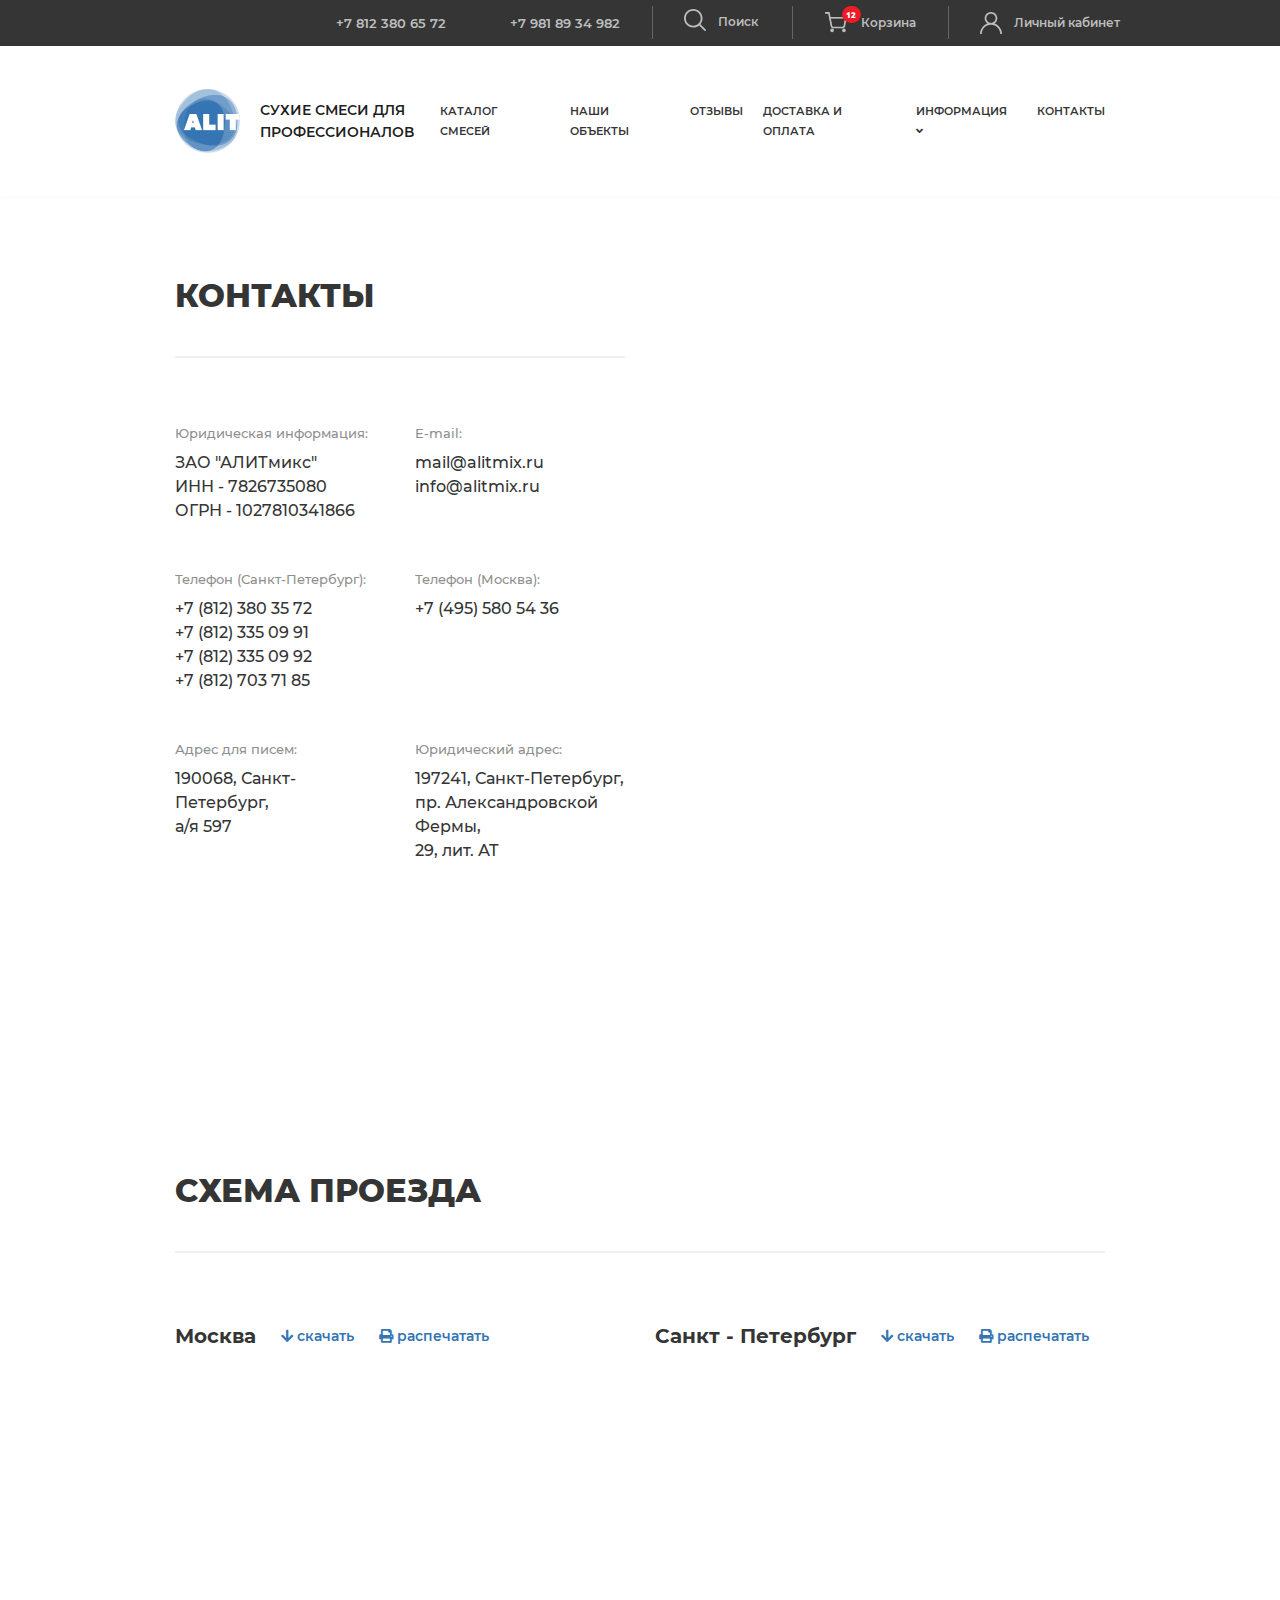
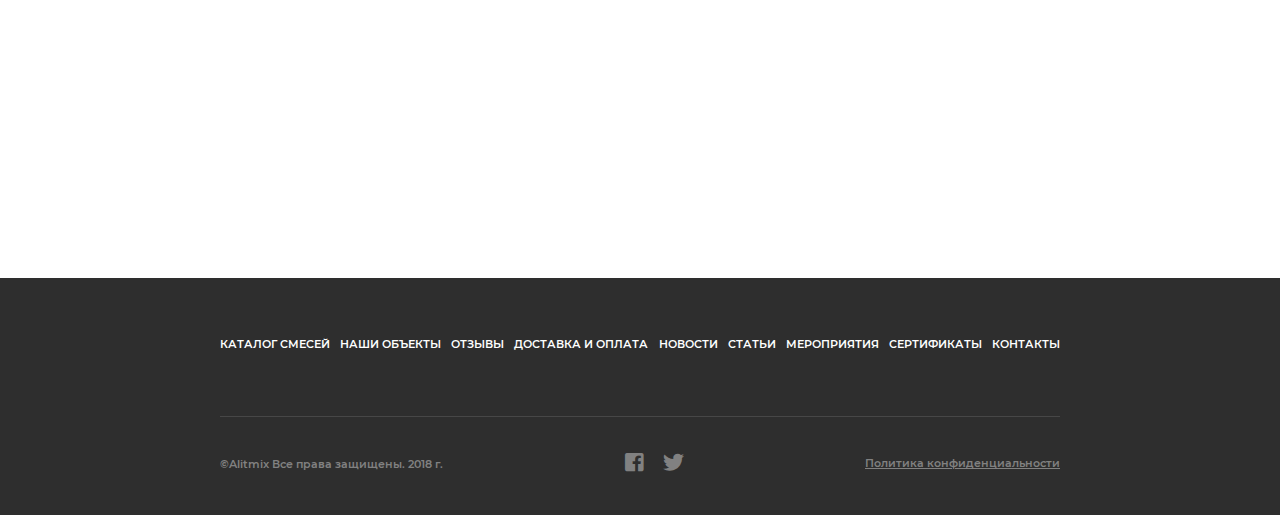
<file: contacts.html>
<!DOCTYPE html>
<html lang="ru">

<head>

	<meta charset="utf-8">
	<!-- <base href="/"> -->

	<title>Main</title>
	<meta name="description" content="">

	<meta http-equiv="X-UA-Compatible" content="IE=edge">
	<meta name="viewport" content="width=device-width, initial-scale=1, maximum-scale=1">
	
	<!-- Template Basic Images Start -->
	<meta property="og:image" content="path/to/image.jpg">
	<link rel="icon" href="img/favicon/favicon.ico">
	<link rel="apple-touch-icon" sizes="180x180" href="img/favicon/apple-touch-icon-180x180.png">
	<!-- Template Basic Images End -->
	
	<!-- Custom Browsers Color Start -->
	<meta name="theme-color" content="#000">
	<!-- Custom Browsers Color End -->

	<link rel="stylesheet" href="css/main.min.css">

</head>

<body>
	<nav class="navbar navbar-expand navbar-dark">
		<div class="container">
			<button class="navbar-toggler" type="button" data-toggle="collapse" data-target="#navbarSupportedContent1" aria-controls="navbarSupportedContent1" aria-expanded="false" aria-label="Toggle navigation">
				<span class="navbar-toggler-icon"></span>
			</button>
			<div class="collapse navbar-collapse" id="navbarSupportedContent1">
				<ul class="navbar-nav ml-auto d-flex align-items-center">
					<li class="nav-item tel-1">
						<a class="nav-link tel" href="#">+7 812 380 65 72</a>
					</li>
					<li class="nav-item tel-2">
						<a class="nav-link tel" href="#">+7 981 89 34 982</a>
					</li>
					<li class="nav-item divider search">
						<a class="nav-link d-flex align-items-center" href="#">
							<div class="form-group d-flex align-items-center">
								<label for="search1"><svg width="22" height="22" viewBox="0 0 22 22" fill="#BDBDBD"xmlns="http://www.w3.org/2000/svg">
									<path id="search" d="M21.7306 20.4376L16.4416 15.1486C17.7527 13.5502 18.5429 11.5029 18.5429 9.27143C18.5429 4.15306 14.3898 0 9.27143 0C4.14857 0 0 4.15306 0 9.27143C0 14.3898 4.14857 18.5429 9.27143 18.5429C11.5029 18.5429 13.5457 17.7571 15.1441 16.4461L20.4331 21.7306C20.7922 22.0898 21.3714 22.0898 21.7306 21.7306C22.0898 21.3759 22.0898 20.7922 21.7306 20.4376ZM9.27143 16.6975C5.17224 16.6975 1.84082 13.3661 1.84082 9.27143C1.84082 5.17673 5.17224 1.84082 9.27143 1.84082C13.3661 1.84082 16.702 5.17673 16.702 9.27143C16.702 13.3661 13.3661 16.6975 9.27143 16.6975Z" >
									</svg></label>
									<input type="text" id="searchInput" class="form-control" id="search1" aria-describedby="search" placeholder="Поиск">
								</div>
							</a>
							<div class="dropdown-menu" id="searchMenu">
								<a class="dropdown-item d-flex" href="#">
									<img src="img/АЛИТ ГРР-1_8.png" alt="">
									<p>Сухая смесь монтажная подливочная цементная дисперсная саморастекающаяся АЛИТ СДМП-1ср</p>
								</a>
								<a class="dropdown-item d-flex" href="#">
									<img src="img/АЛИТ ГРР-1_8.png" alt="">
									<p>Сухая смесь монтажная подливочная цементная дисперсная саморастекающаяся АЛИТ СДМП-1ср</p>
								</a>
								<a class="dropdown-item d-flex" href="#">
									<img src="img/АЛИТ ГРР-1_8.png" alt="">
									<p>Сухая смесь монтажная подливочная цементная дисперсная саморастекающаяся АЛИТ СДМП-1ср</p>
								</a>
							</div>
						</li>
						<li class="nav-item divider cart">
							<a class="nav-link d-flex align-items-center" href="cart.html">
								<svg version="1.1" xmlns="http://www.w3.org/2000/svg" xmlns:xlink="http://www.w3.org/1999/xlink" preserveAspectRatio="xMidYMid meet" viewBox="426.22376108033507 118.85465116279077 27.03000000000003 24.419999999999945" width="23.03" height="20.42" stroke="#bdbdbd" id="cart"><defs><path d="M449.17 139.19C449.17 138.59 448.7 138.11 448.12 138.11C447.54 138.11 447.07 138.59 447.07 139.19C447.07 139.79 447.54 140.27 448.12 140.27C448.7 140.27 449.17 139.79 449.17 139.19Z" id="f4rbEJxWEB"></path><path d="M435.98 139.19C435.98 138.59 435.51 138.11 434.94 138.11C434.36 138.11 433.89 138.59 433.89 139.19C433.89 139.79 434.36 140.27 434.94 140.27C435.51 140.27 435.98 139.79 435.98 139.19Z" id="b19pjt3CAO"></path><path d="M427.22 119.85L431.41 119.85C433.09 128.56 434.03 133.4 434.22 134.36C434.31 134.86 434.57 135.31 434.96 135.63C435.34 135.95 435.82 136.12 436.31 136.11C437.33 136.11 445.47 136.11 446.49 136.11C446.98 136.12 447.46 135.95 447.84 135.63C448.22 135.31 448.48 134.86 448.58 134.36C448.69 133.76 449.25 130.73 450.25 125.27L432.46 125.27" id="bt2be4b70"></path></defs><g><g><use xlink:href="#f4rbEJxWEB" opacity="1" fill-opacity="0"></use><g><use xlink:href="#f4rbEJxWEB" opacity="1" stroke-width="2" stroke-opacity="1"></use></g></g><g><use xlink:href="#b19pjt3CAO" opacity="1"></use><g><use xlink:href="#b19pjt3CAO" opacity="1" fill-opacity="0" stroke-width="2" stroke-opacity="1"></use></g></g><g><use xlink:href="#bt2be4b70" opacity="1" fill="#000000" fill-opacity="0"></use><g><use xlink:href="#bt2be4b70" opacity="1" fill-opacity="0"  stroke-width="1.8" stroke-opacity="1"></use></g></g></g></svg>
								<span class="badge badge-danger">12</span><span>Корзина</span></a>
							</li>
							<li class="nav-item divider lk">
								<a class="nav-link d-flex align-items-center pr-0" data-toggle="modal" href="#enter-cabinet">
									<svg width="22" height="22" viewBox="0 0 22 22" fill="#bdbdbd" xmlns="http://www.w3.org/2000/svg">
										<path d="M3.2218 14.2218C4.4199 13.0237 5.84594 12.1368 7.40184 11.5999C5.73543 10.4522 4.64062 8.53136 4.64062 6.35938C4.64062 2.85282 7.49345 0 11 0C14.5066 0 17.3594 2.85282 17.3594 6.35938C17.3594 8.53136 16.2646 10.4522 14.5981 11.5999C16.154 12.1368 17.5801 13.0237 18.7782 14.2218C20.8558 16.2995 22 19.0618 22 22H20.2812C20.2812 16.8823 16.1177 12.7188 11 12.7188C5.88229 12.7188 1.71875 16.8823 1.71875 22H0C0 19.0618 1.14421 16.2995 3.2218 14.2218ZM11 11C13.5588 11 15.6406 8.91825 15.6406 6.35938C15.6406 3.8005 13.5588 1.71875 11 1.71875C8.44117 1.71875 6.35938 3.8005 6.35938 6.35938C6.35938 8.91825 8.44117 11 11 11Z"/>
									</svg>
								Личный кабинет</a>
							</li>
						</ul>
					</div>
				</div>
			</nav>
			<nav class="navbar navbar-expand-lg navbar-light">
				<div class="container">
					<a class="navbar-brand d-flex align-items-center" href="index.html">
						<img src="img/logo_alit_final_end.png" alt=""> 
						<div class="logo-text">Сухие смеси для <br> 
						профессионалов</div>
					</a>
					<button class="navbar-toggler" type="button" data-toggle="collapse" data-target="#navbarSupportedContent" aria-controls="navbarSupportedContent" aria-expanded="false" aria-label="Toggle navigation">
						<span class="navbar-toggler-icon"></span>
					</button>
					<div class="collapse navbar-collapse" id="navbarSupportedContent">
						<ul class="navbar-nav ml-auto">
							<li class="nav-item">
								<a class="nav-link" href="catalog.html">Каталог смесей</a>
							</li>
							<li class="nav-item">
								<a class="nav-link" href="our-objects.html">Наши объекты</a>
							</li>
							<li class="nav-item">
								<a class="nav-link" href="reviews.html">Отзывы</a>
							</li>
							<li class="nav-item">
								<a class="nav-link" href="delivery.html">Доставка и оплата</a>
							</li>
							<li class="nav-item dropdown">
								<a class="nav-link" href="#" id="navbarDropdown" role="button" data-toggle="dropdown" aria-haspopup="true" aria-expanded="false">
									Информация <i class="fas fa-angle-down"></i>
								</a>
								<div class="dropdown-menu" aria-labelledby="navbarDropdown">
									<a class="dropdown-item" href="news.html">Новости</a>
									<a class="dropdown-item" href="articles.html">Статьи</a>
									<a class="dropdown-item" href="events.html">Мероприятия</a>
									<a class="dropdown-item" href="diplomas.html">Сертификаты</a>
								</div>
							</li>
							<li class="nav-item">
								<a class="nav-link pr-0" href="contacts.html">Контакты</a>
							</li>
						</ul>
					</div>
				</div>
			</nav>
			<main>
				<section class="contacts">
					<div class="container">
						<div class="row">
							<div class="col-md-6">
								<div class="info">
									<h1>Контакты</h1>
									<div class="row">
										<div class="col-sm-6">
											<p class="name">Юридическая информация:</p>
											<p>ЗАО "АЛИТмикс" <br>
												ИНН - 7826735080 <br>
											ОГРН - 1027810341866 </p>
										</div>
										<div class="col-sm-6">
											<p class="name">E-mail:</p>
											<p>mail@alitmix.ru <br>
											info@alitmix.ru</p>
										</div>
									</div>
									<div class="row">
										<div class="col-sm-6">
											<p class="name">Телефон (Санкт-Петербург):</p>
											<p>+7 (812) 380 35 72 <br>
												+7 (812) 335 09 91 <br>
												+7 (812) 335 09 92 <br>
											+7 (812) 703 71 85</p>
										</div>
										<div class="col-sm-6">
											<p class="name">Телефон (Москва):</p>
											<p>+7 (495) 580 54 36</p>
										</div>
									</div>
									<div class="row">
										<div class="col-sm-6">
											<p class="name">Адрес для писем:</p>
											<p>190068, Санкт-Петербург, <br>
											а/я 597</p>
										</div>
										<div class="col-sm-6">
											<p class="name">Юридический адрес:</p>
											<p>197241, Санкт-Петербург, <br>
												пр. Александровской Фермы, <br>
											29, лит. АТ</p>
										</div>
									</div>
								</div>
							</div>
							<div class="col-md-6">
								<div class="map">
									<iframe src="https://www.google.com/maps/embed?pb=!1m16!1m12!1m3!1d2003.799422768151!2d30.4263460158273!3d59.85247117600917!2m3!1f0!2f0!3f0!3m2!1i1024!2i768!4f13.1!2m1!1zMTk3MjQxLCDQodCw0L3QutGCLdCf0LXRgtC10YDQsdGD0YDQsywg0L_RgC4g0JDQu9C10LrRgdCw0L3QtNGA0L7QstGB0LrQvtC5INCk0LXRgNC80YssIDI5LCDQu9C40YIuINCQ0KI!5e0!3m2!1sru!2sru!4v1541869583458" height="100%" frameborder="0" style="border:0" allowfullscreen></iframe>
								</div>
							</div>
						</div>
					</div>
				</div>
			</div>
		</div>
	</section>
	<section class="scheme">
		<div class="container">
			<h1>Схема проезда</h1>
			<div class="row">
				<div class="col-lg-6">
					<div class="top d-flex align-items-end">
						<p>Москва</p>
						<a href="#"><i class="fas fa-arrow-down"></i> <span>скачать</span></a>
						<a href="#"><i class="fas fa-print"></i> <span>распечатать</span></a>
					</div>
					<iframe src="https://www.google.com/maps/embed?pb=!1m16!1m12!1m3!1d2003.799422768151!2d30.4263460158273!3d59.85247117600917!2m3!1f0!2f0!3f0!3m2!1i1024!2i768!4f13.1!2m1!1zMTk3MjQxLCDQodCw0L3QutGCLdCf0LXRgtC10YDQsdGD0YDQsywg0L_RgC4g0JDQu9C10LrRgdCw0L3QtNGA0L7QstGB0LrQvtC5INCk0LXRgNC80YssIDI5LCDQu9C40YIuINCQ0KI!5e0!3m2!1sru!2sru!4v1541869583458" height="100%" frameborder="0" style="border:0" allowfullscreen></iframe>
				</div>
				<div class="col-lg-6">
					<div class="top d-flex align-items-end">
						<p>Санкт - Петербург</p>
						<a href="#"><i class="fas fa-arrow-down"></i> <span>скачать</span></a>
						<a href="#"><i class="fas fa-print"></i> <span>распечатать</span></a>
					</div>
					<iframe src="https://www.google.com/maps/embed?pb=!1m16!1m12!1m3!1d2003.799422768151!2d30.4263460158273!3d59.85247117600917!2m3!1f0!2f0!3f0!3m2!1i1024!2i768!4f13.1!2m1!1zMTk3MjQxLCDQodCw0L3QutGCLdCf0LXRgtC10YDQsdGD0YDQsywg0L_RgC4g0JDQu9C10LrRgdCw0L3QtNGA0L7QstGB0LrQvtC5INCk0LXRgNC80YssIDI5LCDQu9C40YIuINCQ0KI!5e0!3m2!1sru!2sru!4v1541869583458" height="100%" frameborder="0" style="border:0" allowfullscreen></iframe>
				</div>
			</div>
		</div>
	</section>
</main>
<footer>
	<div class="container">
		<div class="wrapper">
			<div class="menu d-flex justify-content-between">
				<a href="#">Каталог смесей</a>
				<a href="#">Наши объекты</a>
				<a href="#">Отзывы</a>
				<a href="#">Доставка и оплата</a>
				<a href="#">Новости</a>
				<a href="#">Статьи</a>
				<a href="#">Мероприятия</a>
				<a href="#">Сертификаты</a>
				<a href="#">Контакты</a>
			</div>
			<div class="divider"></div>
			<div class="footer-bottom d-flex justify-content-between align-items-center">
				<p>©Alitmix Все права защищены. 2018 г.</p>
				<div class="soc">
					<a href="#"><i class="fab fa-facebook-square"></i></a>
					<a href="#"><i class="fab fa-twitter"></i></a>
				</div>
				<a href="#">Политика конфиденциальности</a>
			</div>
		</div>
	</div>
</footer>

<!-- ----------------------------------------------------modal------------------------------------------------------ -->
<div class="modal fade" id="enter-cabinet" tabindex="-1" role="dialog" aria-labelledby="exampleModalLabel" aria-hidden="true" data-backdrop="false" data-keyboard="true">
			<div class="modal-dialog" role="document">
				<div class="modal-content">
					<div class="modal-body">
						<h5 class="modal-title">Вход в личный кабинет</h5>
						<form action="cabinet.html">
							<div class="form-group">
								<input type="email" class="form-control" id="exampleInputEmail1" aria-describedby="emailHelp" placeholder="E-mail">
							</div>
							<div class="form-group">
								<input type="password" class="form-control" id="exampleInputPassword1" placeholder="Пароль">
							</div>
							<button type="submit" class="btn btn-danger">Авторизоваться</button>
							<div class="links d-flex justify-content-between">
								<a href="#registration" id="reg" data-toggle="modal">Регистрация</a>
								<a href="">Забыли пароль</a>
							</div>
						</form>
					</div>
				</div>
			</div>
		</div>
		<div class="modal fade" id="registration" tabindex="-1" role="dialog" aria-labelledby="exampleModalLabel" aria-hidden="true" data-backdrop="false" data-keyboard="true" data-focus="true">
			<div class="modal-dialog" role="document">
				<div class="modal-content">
					<div class="modal-body">
						<h5 class="modal-title">Зарегистрировать личный кабинет</h5>
						<form action="cabinet.html">
						<div class="row">
							<div class="col-sm-6 inp">
								<div class="form-group">
									<input type="text" class="form-control"  placeholder="ФИО">
								</div>
							</div>
							<div class="col-sm-6 inp">
								<div class="form-group">
									<input type="password" class="form-control" placeholder="Пароль">
								</div>
							</div>
						</div>
						<div class="row">
							<div class="col-sm-6 col-12 inp">
								<div class="form-group">
									<input type="text" class="form-control" placeholder="Телефон">
								</div>
							</div>
							<div class="col-sm-6 inp">
								<div class="form-group">
									<input type="password" class="form-control" placeholder="Повторите пароль">
								</div>
							</div>
						</div>
						<div class="row">
							<div class="col-sm-6 inp">
								<div class="form-group">
									<input type="email" class="form-control" aria-describedby="emailHelp" placeholder="E-mail">
								</div>
							</div>
							<div class="col-sm-6 inp">
								<button type="submit" class="btn btn-danger">Авторизоваться</button>
							</div>
						</div>
						<div class="permission d-flex justify-content-end align-items-start">
							<input class="radio" type="radio" aria-label="Radio button for following text input">
							<p>Я даю своё согласие на обработку <br>
								моих <span>персональных данных</span></p>
							</div>
							</form>
						</div>
					</div>
				</div>
			</div>
	<script src="js/scripts.min.js"></script>
</body>
</html>
</file>
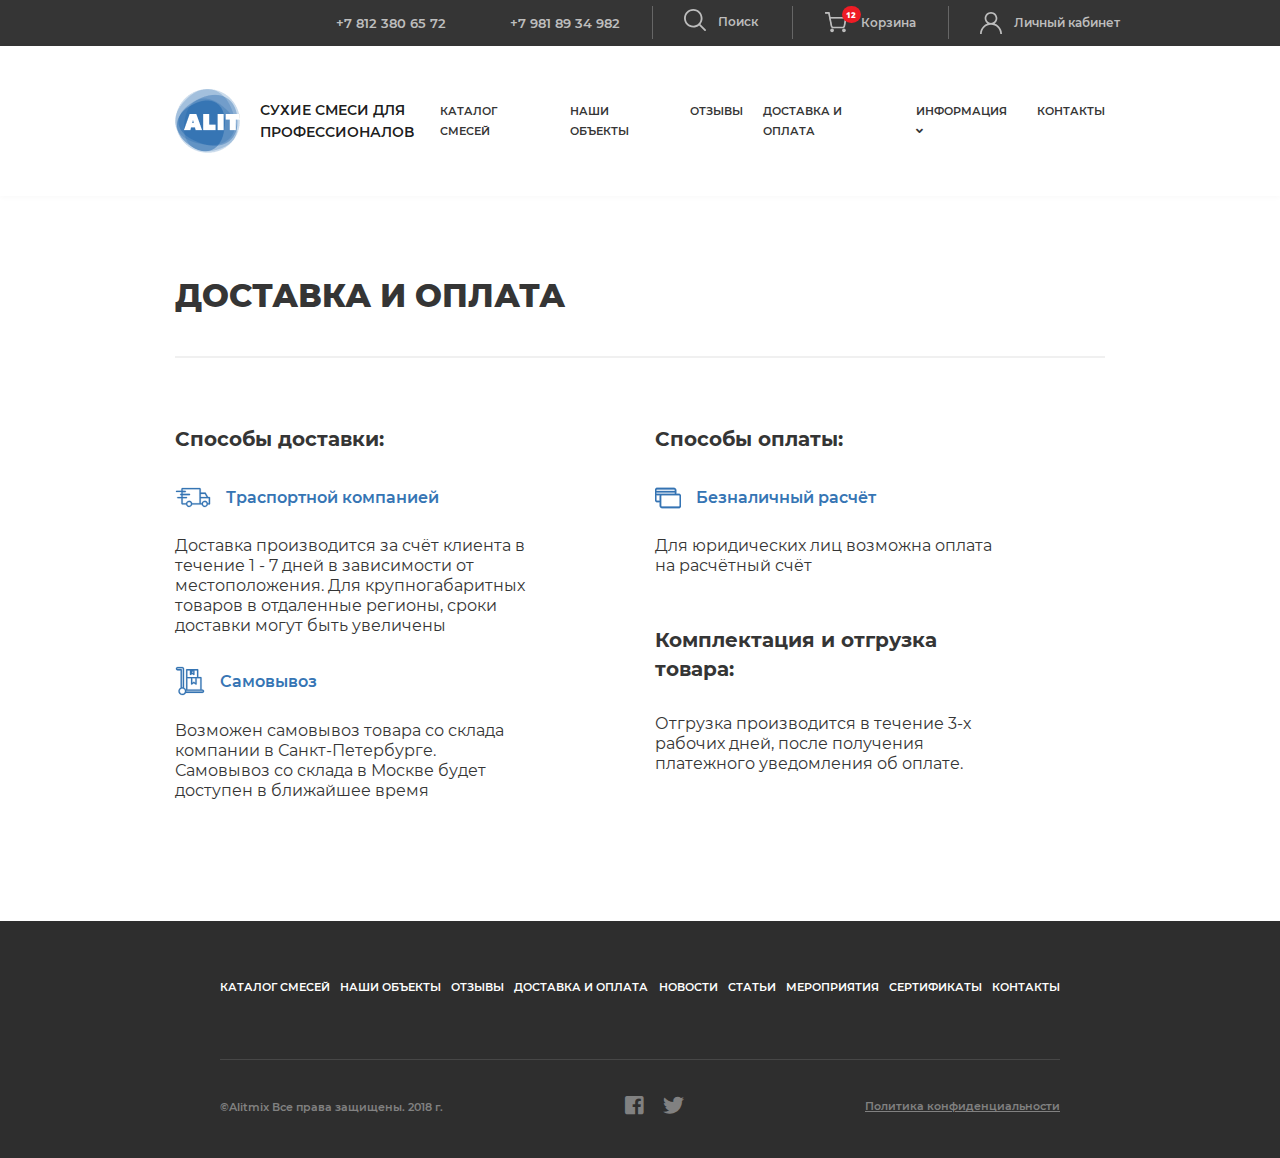
<file: delivery.html>
<!DOCTYPE html>
<html lang="ru">

<head>

	<meta charset="utf-8">
	<!-- <base href="/"> -->

	<title>Main</title>
	<meta name="description" content="">

	<meta http-equiv="X-UA-Compatible" content="IE=edge">
	<meta name="viewport" content="width=device-width, initial-scale=1, maximum-scale=1">
	
	<!-- Template Basic Images Start -->
	<meta property="og:image" content="path/to/image.jpg">
	<link rel="icon" href="img/favicon/favicon.ico">
	<link rel="apple-touch-icon" sizes="180x180" href="img/favicon/apple-touch-icon-180x180.png">
	<!-- Template Basic Images End -->
	
	<!-- Custom Browsers Color Start -->
	<meta name="theme-color" content="#000">
	<!-- Custom Browsers Color End -->

	<link rel="stylesheet" href="css/main.min.css">

</head>

<body>
	<nav class="navbar navbar-expand navbar-dark">
		<div class="container">
			<button class="navbar-toggler" type="button" data-toggle="collapse" data-target="#navbarSupportedContent1" aria-controls="navbarSupportedContent1" aria-expanded="false" aria-label="Toggle navigation">
				<span class="navbar-toggler-icon"></span>
			</button>
			<div class="collapse navbar-collapse" id="navbarSupportedContent1">
				<ul class="navbar-nav ml-auto d-flex align-items-center">
					<li class="nav-item tel-1">
						<a class="nav-link tel" href="#">+7 812 380 65 72</a>
					</li>
					<li class="nav-item tel-2">
						<a class="nav-link tel" href="#">+7 981 89 34 982</a>
					</li>
					<li class="nav-item divider search">
						<a class="nav-link d-flex align-items-center" href="#">
							<div class="form-group d-flex align-items-center">
								<label for="search1"><svg width="22" height="22" viewBox="0 0 22 22" fill="#BDBDBD"xmlns="http://www.w3.org/2000/svg">
									<path id="search" d="M21.7306 20.4376L16.4416 15.1486C17.7527 13.5502 18.5429 11.5029 18.5429 9.27143C18.5429 4.15306 14.3898 0 9.27143 0C4.14857 0 0 4.15306 0 9.27143C0 14.3898 4.14857 18.5429 9.27143 18.5429C11.5029 18.5429 13.5457 17.7571 15.1441 16.4461L20.4331 21.7306C20.7922 22.0898 21.3714 22.0898 21.7306 21.7306C22.0898 21.3759 22.0898 20.7922 21.7306 20.4376ZM9.27143 16.6975C5.17224 16.6975 1.84082 13.3661 1.84082 9.27143C1.84082 5.17673 5.17224 1.84082 9.27143 1.84082C13.3661 1.84082 16.702 5.17673 16.702 9.27143C16.702 13.3661 13.3661 16.6975 9.27143 16.6975Z" >
									</svg></label>
									<input type="text" id="searchInput" class="form-control" id="search1" aria-describedby="search" placeholder="Поиск">
								</div>
							</a>
							<div class="dropdown-menu" id="searchMenu">
								<a class="dropdown-item d-flex" href="#">
									<img src="img/АЛИТ ГРР-1_8.png" alt="">
									<p>Сухая смесь монтажная подливочная цементная дисперсная саморастекающаяся АЛИТ СДМП-1ср</p>
								</a>
								<a class="dropdown-item d-flex" href="#">
									<img src="img/АЛИТ ГРР-1_8.png" alt="">
									<p>Сухая смесь монтажная подливочная цементная дисперсная саморастекающаяся АЛИТ СДМП-1ср</p>
								</a>
								<a class="dropdown-item d-flex" href="#">
									<img src="img/АЛИТ ГРР-1_8.png" alt="">
									<p>Сухая смесь монтажная подливочная цементная дисперсная саморастекающаяся АЛИТ СДМП-1ср</p>
								</a>
							</div>
						</li>
						<li class="nav-item divider cart">
							<a class="nav-link d-flex align-items-center" href="cart.html">
								<svg version="1.1" xmlns="http://www.w3.org/2000/svg" xmlns:xlink="http://www.w3.org/1999/xlink" preserveAspectRatio="xMidYMid meet" viewBox="426.22376108033507 118.85465116279077 27.03000000000003 24.419999999999945" width="23.03" height="20.42" stroke="#bdbdbd" id="cart"><defs><path d="M449.17 139.19C449.17 138.59 448.7 138.11 448.12 138.11C447.54 138.11 447.07 138.59 447.07 139.19C447.07 139.79 447.54 140.27 448.12 140.27C448.7 140.27 449.17 139.79 449.17 139.19Z" id="f4rbEJxWEB"></path><path d="M435.98 139.19C435.98 138.59 435.51 138.11 434.94 138.11C434.36 138.11 433.89 138.59 433.89 139.19C433.89 139.79 434.36 140.27 434.94 140.27C435.51 140.27 435.98 139.79 435.98 139.19Z" id="b19pjt3CAO"></path><path d="M427.22 119.85L431.41 119.85C433.09 128.56 434.03 133.4 434.22 134.36C434.31 134.86 434.57 135.31 434.96 135.63C435.34 135.95 435.82 136.12 436.31 136.11C437.33 136.11 445.47 136.11 446.49 136.11C446.98 136.12 447.46 135.95 447.84 135.63C448.22 135.31 448.48 134.86 448.58 134.36C448.69 133.76 449.25 130.73 450.25 125.27L432.46 125.27" id="bt2be4b70"></path></defs><g><g><use xlink:href="#f4rbEJxWEB" opacity="1" fill-opacity="0"></use><g><use xlink:href="#f4rbEJxWEB" opacity="1" stroke-width="2" stroke-opacity="1"></use></g></g><g><use xlink:href="#b19pjt3CAO" opacity="1"></use><g><use xlink:href="#b19pjt3CAO" opacity="1" fill-opacity="0" stroke-width="2" stroke-opacity="1"></use></g></g><g><use xlink:href="#bt2be4b70" opacity="1" fill="#000000" fill-opacity="0"></use><g><use xlink:href="#bt2be4b70" opacity="1" fill-opacity="0"  stroke-width="1.8" stroke-opacity="1"></use></g></g></g></svg>
								<span class="badge badge-danger">12</span><span>Корзина</span></a>
							</li>
							<li class="nav-item divider lk">
								<a class="nav-link d-flex align-items-center pr-0" data-toggle="modal" href="#enter-cabinet">
									<svg width="22" height="22" viewBox="0 0 22 22" fill="#bdbdbd" xmlns="http://www.w3.org/2000/svg">
										<path d="M3.2218 14.2218C4.4199 13.0237 5.84594 12.1368 7.40184 11.5999C5.73543 10.4522 4.64062 8.53136 4.64062 6.35938C4.64062 2.85282 7.49345 0 11 0C14.5066 0 17.3594 2.85282 17.3594 6.35938C17.3594 8.53136 16.2646 10.4522 14.5981 11.5999C16.154 12.1368 17.5801 13.0237 18.7782 14.2218C20.8558 16.2995 22 19.0618 22 22H20.2812C20.2812 16.8823 16.1177 12.7188 11 12.7188C5.88229 12.7188 1.71875 16.8823 1.71875 22H0C0 19.0618 1.14421 16.2995 3.2218 14.2218ZM11 11C13.5588 11 15.6406 8.91825 15.6406 6.35938C15.6406 3.8005 13.5588 1.71875 11 1.71875C8.44117 1.71875 6.35938 3.8005 6.35938 6.35938C6.35938 8.91825 8.44117 11 11 11Z"/>
									</svg>
								Личный кабинет</a>
							</li>
						</ul>
					</div>
				</div>
			</nav>
			<nav class="navbar navbar-expand-lg navbar-light">
				<div class="container">
					<a class="navbar-brand d-flex align-items-center" href="index.html">
						<img src="img/logo_alit_final_end.png" alt=""> 
						<div class="logo-text">Сухие смеси для <br> 
						профессионалов</div>
					</a>
					<button class="navbar-toggler" type="button" data-toggle="collapse" data-target="#navbarSupportedContent" aria-controls="navbarSupportedContent" aria-expanded="false" aria-label="Toggle navigation">
						<span class="navbar-toggler-icon"></span>
					</button>
					<div class="collapse navbar-collapse" id="navbarSupportedContent">
						<ul class="navbar-nav ml-auto">
							<li class="nav-item">
								<a class="nav-link" href="catalog.html">Каталог смесей</a>
							</li>
							<li class="nav-item">
								<a class="nav-link" href="our-objects.html">Наши объекты</a>
							</li>
							<li class="nav-item">
								<a class="nav-link" href="reviews.html">Отзывы</a>
							</li>
							<li class="nav-item">
								<a class="nav-link" href="delivery.html">Доставка и оплата</a>
							</li>
							<li class="nav-item dropdown">
								<a class="nav-link" href="#" id="navbarDropdown" role="button" data-toggle="dropdown" aria-haspopup="true" aria-expanded="false">
									Информация <i class="fas fa-angle-down"></i>
								</a>
								<div class="dropdown-menu" aria-labelledby="navbarDropdown">
									<a class="dropdown-item" href="news.html">Новости</a>
									<a class="dropdown-item" href="articles.html">Статьи</a>
									<a class="dropdown-item" href="events.html">Мероприятия</a>
									<a class="dropdown-item" href="diplomas.html">Сертификаты</a>
								</div>
							</li>
							<li class="nav-item">
								<a class="nav-link pr-0" href="contacts.html">Контакты</a>
							</li>
						</ul>
					</div>
				</div>
			</nav>
			<main class="delivery">
				<div class="container">
					<h1>Доставка и оплата</h1>
					<div class="row">
						<div class="col-md-6">
							<h2>Способы доставки:</h2>
							<div class="article">
								<div class="name d-flex align-items-center">
									<img src="img/delivery/car.svg" alt="">
									<p>Траспортной компанией</p>
								</div>
								<p>Доставка производится за счёт клиента в течение 1 - 7 дней в зависимости от местоположения. Для крупногабаритных товаров в отдаленные регионы, сроки доставки могут быть увеличены</p>
							</div>
							<div class="article">
								<div class="name d-flex align-items-center">
									<img src="img/delivery/boxes.svg" alt="">
									<p>Самовывоз</p>
								</div>
								<p>Возможен самовывоз товара со склада компании в Санкт-Петербурге. Самовывоз со склада в Москве будет доступен в ближайшее время</p>
							</div>
						</div>
						<div class="col-md-6 right">
							<h2>Способы оплаты:</h2>
							<div class="article">
								<div class="name d-flex align-items-center">
									<img src="img/delivery/cards.svg" alt="">
									<p>Безналичный расчёт</p>
								</div>
								<p>Для юридических лиц возможна оплата на расчётный счёт</p>
							</div>
							<div class="article">
								<h2>Комплектация и отгрузка товара:</h2>
								<p>Отгрузка производится в течение 3-х рабочих дней, после получения платежного уведомления об оплате.</p>
							</div>
						</div>
					</div>
				</div>
			</main>
			<footer>
				<div class="container">
					<div class="wrapper">
						<div class="menu d-flex justify-content-between">
							<a href="#">Каталог смесей</a>
							<a href="#">Наши объекты</a>
							<a href="#">Отзывы</a>
							<a href="#">Доставка и оплата</a>
							<a href="#">Новости</a>
							<a href="#">Статьи</a>
							<a href="#">Мероприятия</a>
							<a href="#">Сертификаты</a>
							<a href="#">Контакты</a>
						</div>
						<div class="divider"></div>
						<div class="footer-bottom d-flex justify-content-between align-items-center">
							<p>©Alitmix Все права защищены. 2018 г.</p>
							<div class="soc">
								<a href="#"><i class="fab fa-facebook-square"></i></a>
								<a href="#"><i class="fab fa-twitter"></i></a>
							</div>
							<a href="#">Политика конфиденциальности</a>
						</div>
					</div>
				</div>
			</footer>

			<!-- ----------------------------------------------------modal------------------------------------------------------ -->
			<div class="modal fade" id="enter-cabinet" tabindex="-1" role="dialog" aria-labelledby="exampleModalLabel" aria-hidden="true" data-backdrop="false" data-keyboard="true">
			<div class="modal-dialog" role="document">
				<div class="modal-content">
					<div class="modal-body">
						<h5 class="modal-title">Вход в личный кабинет</h5>
						<form action="cabinet.html">
							<div class="form-group">
								<input type="email" class="form-control" id="exampleInputEmail1" aria-describedby="emailHelp" placeholder="E-mail">
							</div>
							<div class="form-group">
								<input type="password" class="form-control" id="exampleInputPassword1" placeholder="Пароль">
							</div>
							<button type="submit" class="btn btn-danger">Авторизоваться</button>
							<div class="links d-flex justify-content-between">
								<a href="#registration" id="reg" data-toggle="modal">Регистрация</a>
								<a href="">Забыли пароль</a>
							</div>
						</form>
					</div>
				</div>
			</div>
		</div>
		<div class="modal fade" id="registration" tabindex="-1" role="dialog" aria-labelledby="exampleModalLabel" aria-hidden="true" data-backdrop="false" data-keyboard="true" data-focus="true">
			<div class="modal-dialog" role="document">
				<div class="modal-content">
					<div class="modal-body">
						<h5 class="modal-title">Зарегистрировать личный кабинет</h5>
						<form action="cabinet.html">
						<div class="row">
							<div class="col-sm-6 inp">
								<div class="form-group">
									<input type="text" class="form-control"  placeholder="ФИО">
								</div>
							</div>
							<div class="col-sm-6 inp">
								<div class="form-group">
									<input type="password" class="form-control" placeholder="Пароль">
								</div>
							</div>
						</div>
						<div class="row">
							<div class="col-sm-6 col-12 inp">
								<div class="form-group">
									<input type="text" class="form-control" placeholder="Телефон">
								</div>
							</div>
							<div class="col-sm-6 inp">
								<div class="form-group">
									<input type="password" class="form-control" placeholder="Повторите пароль">
								</div>
							</div>
						</div>
						<div class="row">
							<div class="col-sm-6 inp">
								<div class="form-group">
									<input type="email" class="form-control" aria-describedby="emailHelp" placeholder="E-mail">
								</div>
							</div>
							<div class="col-sm-6 inp">
								<button type="submit" class="btn btn-danger">Авторизоваться</button>
							</div>
						</div>
						<div class="permission d-flex justify-content-end align-items-start">
							<input class="radio" type="radio" aria-label="Radio button for following text input">
							<p>Я даю своё согласие на обработку <br>
								моих <span>персональных данных</span></p>
							</div>
							</form>
						</div>
					</div>
				</div>
			</div>
				<script src="js/scripts.min.js"></script>
			</body>
			</html>
</file>
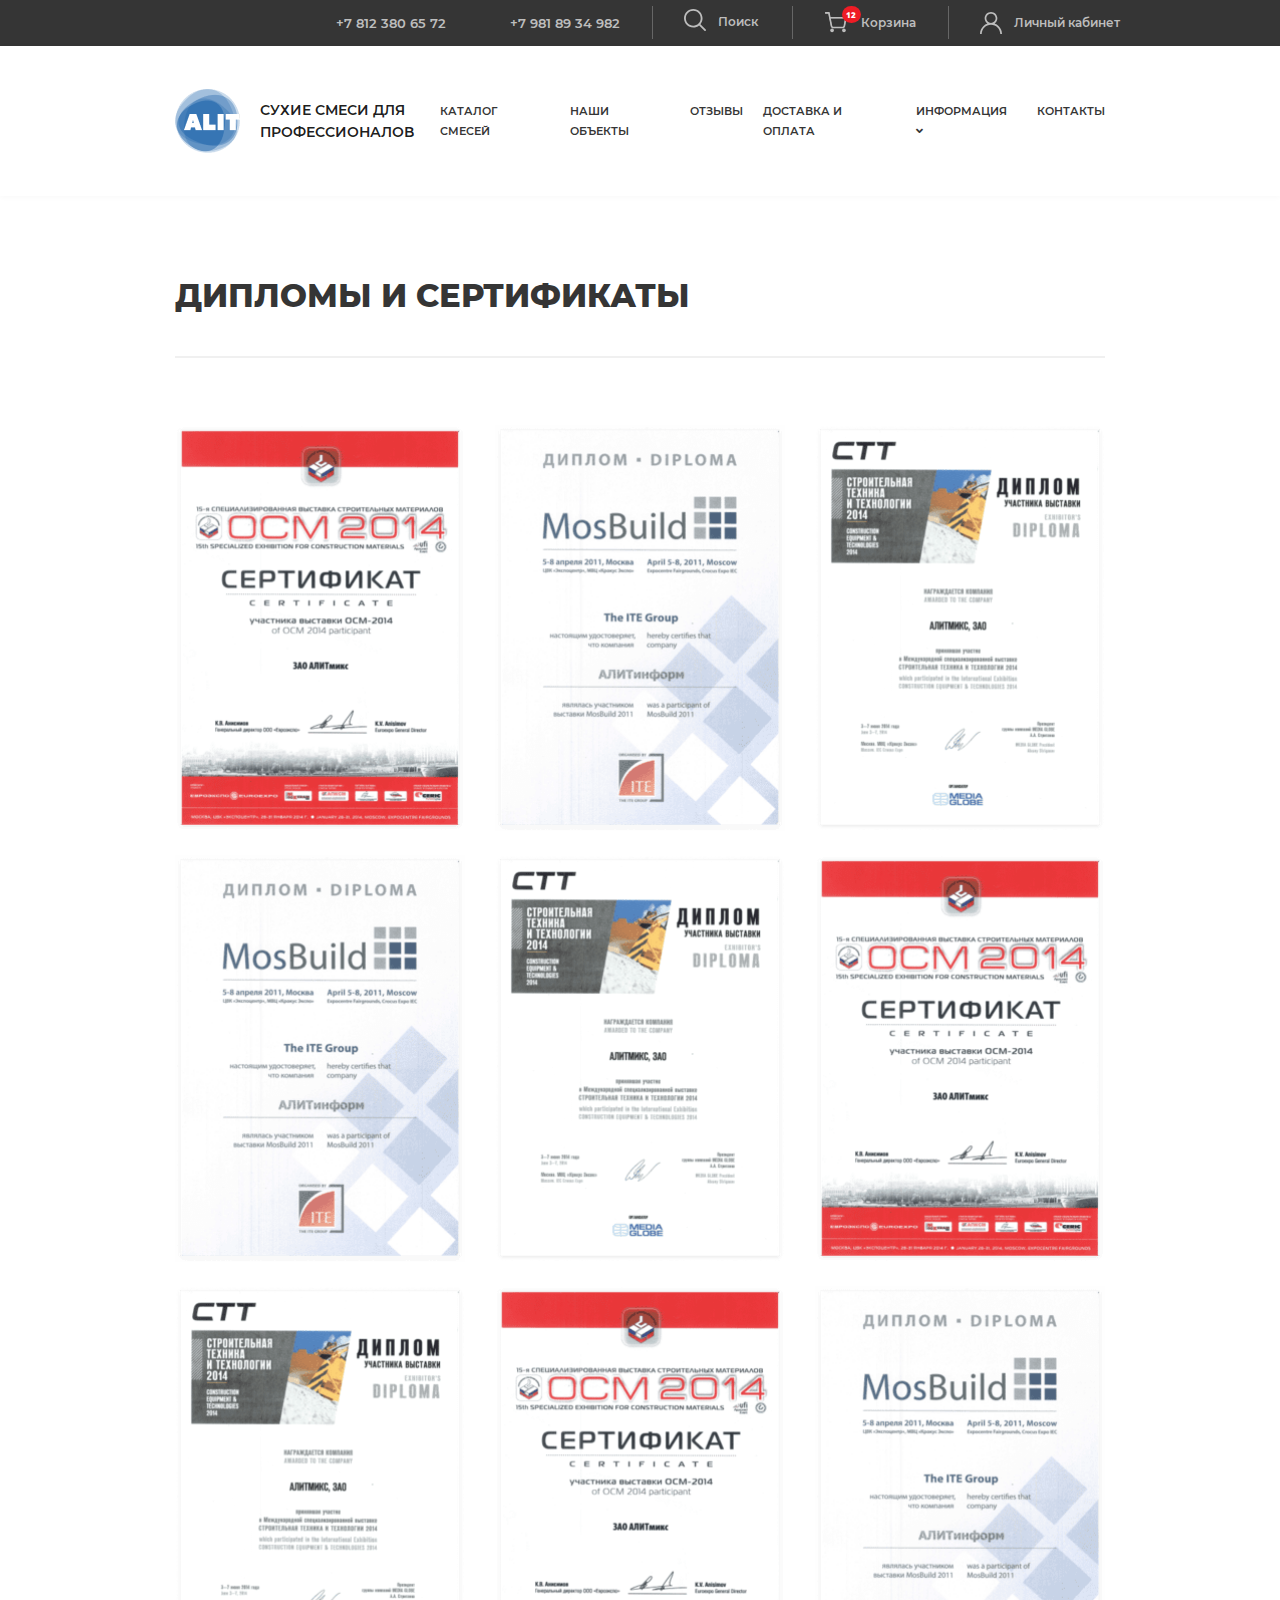
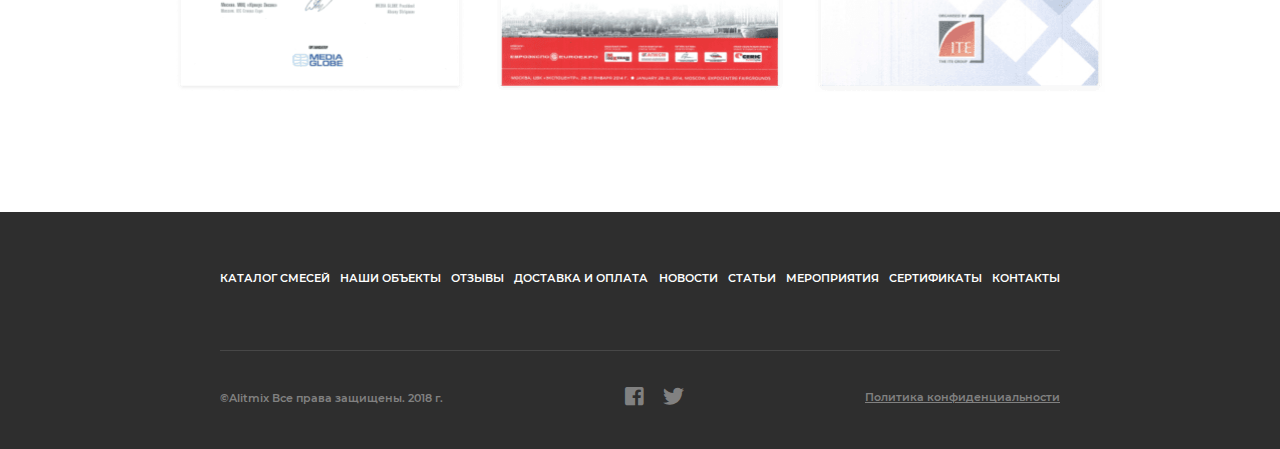
<file: diplomas.html>
<!DOCTYPE html>
<html lang="ru">

<head>

	<meta charset="utf-8">
	<!-- <base href="/"> -->

	<title>Main</title>
	<meta name="description" content="">

	<meta http-equiv="X-UA-Compatible" content="IE=edge">
	<meta name="viewport" content="width=device-width, initial-scale=1, maximum-scale=1">
	
	<!-- Template Basic Images Start -->
	<meta property="og:image" content="path/to/image.jpg">
	<link rel="icon" href="img/favicon/favicon.ico">
	<link rel="apple-touch-icon" sizes="180x180" href="img/favicon/apple-touch-icon-180x180.png">
	<!-- Template Basic Images End -->
	
	<!-- Custom Browsers Color Start -->
	<meta name="theme-color" content="#000">
	<!-- Custom Browsers Color End -->

	<link rel="stylesheet" href="css/main.min.css">

</head>

<body>
	<nav class="navbar navbar-expand navbar-dark">
		<div class="container">
			<button class="navbar-toggler" type="button" data-toggle="collapse" data-target="#navbarSupportedContent1" aria-controls="navbarSupportedContent1" aria-expanded="false" aria-label="Toggle navigation">
				<span class="navbar-toggler-icon"></span>
			</button>
			<div class="collapse navbar-collapse" id="navbarSupportedContent1">
				<ul class="navbar-nav ml-auto d-flex align-items-center">
					<li class="nav-item tel-1">
						<a class="nav-link tel" href="#">+7 812 380 65 72</a>
					</li>
					<li class="nav-item tel-2">
						<a class="nav-link tel" href="#">+7 981 89 34 982</a>
					</li>
					<li class="nav-item divider search">
						<a class="nav-link d-flex align-items-center" href="#">
							<div class="form-group d-flex align-items-center">
								<label for="search1"><svg width="22" height="22" viewBox="0 0 22 22" fill="#BDBDBD"xmlns="http://www.w3.org/2000/svg">
									<path id="search" d="M21.7306 20.4376L16.4416 15.1486C17.7527 13.5502 18.5429 11.5029 18.5429 9.27143C18.5429 4.15306 14.3898 0 9.27143 0C4.14857 0 0 4.15306 0 9.27143C0 14.3898 4.14857 18.5429 9.27143 18.5429C11.5029 18.5429 13.5457 17.7571 15.1441 16.4461L20.4331 21.7306C20.7922 22.0898 21.3714 22.0898 21.7306 21.7306C22.0898 21.3759 22.0898 20.7922 21.7306 20.4376ZM9.27143 16.6975C5.17224 16.6975 1.84082 13.3661 1.84082 9.27143C1.84082 5.17673 5.17224 1.84082 9.27143 1.84082C13.3661 1.84082 16.702 5.17673 16.702 9.27143C16.702 13.3661 13.3661 16.6975 9.27143 16.6975Z" >
									</svg></label>
									<input type="text" id="searchInput" class="form-control" id="search1" aria-describedby="search" placeholder="Поиск">
								</div>
							</a>
							<div class="dropdown-menu" id="searchMenu">
								<a class="dropdown-item d-flex" href="#">
									<img src="img/АЛИТ ГРР-1_8.png" alt="">
									<p>Сухая смесь монтажная подливочная цементная дисперсная саморастекающаяся АЛИТ СДМП-1ср</p>
								</a>
								<a class="dropdown-item d-flex" href="#">
									<img src="img/АЛИТ ГРР-1_8.png" alt="">
									<p>Сухая смесь монтажная подливочная цементная дисперсная саморастекающаяся АЛИТ СДМП-1ср</p>
								</a>
								<a class="dropdown-item d-flex" href="#">
									<img src="img/АЛИТ ГРР-1_8.png" alt="">
									<p>Сухая смесь монтажная подливочная цементная дисперсная саморастекающаяся АЛИТ СДМП-1ср</p>
								</a>
							</div>
						</li>
						<li class="nav-item divider cart">
							<a class="nav-link d-flex align-items-center" href="cart.html">
								<svg version="1.1" xmlns="http://www.w3.org/2000/svg" xmlns:xlink="http://www.w3.org/1999/xlink" preserveAspectRatio="xMidYMid meet" viewBox="426.22376108033507 118.85465116279077 27.03000000000003 24.419999999999945" width="23.03" height="20.42" stroke="#bdbdbd" id="cart"><defs><path d="M449.17 139.19C449.17 138.59 448.7 138.11 448.12 138.11C447.54 138.11 447.07 138.59 447.07 139.19C447.07 139.79 447.54 140.27 448.12 140.27C448.7 140.27 449.17 139.79 449.17 139.19Z" id="f4rbEJxWEB"></path><path d="M435.98 139.19C435.98 138.59 435.51 138.11 434.94 138.11C434.36 138.11 433.89 138.59 433.89 139.19C433.89 139.79 434.36 140.27 434.94 140.27C435.51 140.27 435.98 139.79 435.98 139.19Z" id="b19pjt3CAO"></path><path d="M427.22 119.85L431.41 119.85C433.09 128.56 434.03 133.4 434.22 134.36C434.31 134.86 434.57 135.31 434.96 135.63C435.34 135.95 435.82 136.12 436.31 136.11C437.33 136.11 445.47 136.11 446.49 136.11C446.98 136.12 447.46 135.95 447.84 135.63C448.22 135.31 448.48 134.86 448.58 134.36C448.69 133.76 449.25 130.73 450.25 125.27L432.46 125.27" id="bt2be4b70"></path></defs><g><g><use xlink:href="#f4rbEJxWEB" opacity="1" fill-opacity="0"></use><g><use xlink:href="#f4rbEJxWEB" opacity="1" stroke-width="2" stroke-opacity="1"></use></g></g><g><use xlink:href="#b19pjt3CAO" opacity="1"></use><g><use xlink:href="#b19pjt3CAO" opacity="1" fill-opacity="0" stroke-width="2" stroke-opacity="1"></use></g></g><g><use xlink:href="#bt2be4b70" opacity="1" fill="#000000" fill-opacity="0"></use><g><use xlink:href="#bt2be4b70" opacity="1" fill-opacity="0"  stroke-width="1.8" stroke-opacity="1"></use></g></g></g></svg>
								<span class="badge badge-danger">12</span><span>Корзина</span></a>
							</li>
							<li class="nav-item divider lk">
								<a class="nav-link d-flex align-items-center pr-0" data-toggle="modal" href="#enter-cabinet">
									<svg width="22" height="22" viewBox="0 0 22 22" fill="#bdbdbd" xmlns="http://www.w3.org/2000/svg">
										<path d="M3.2218 14.2218C4.4199 13.0237 5.84594 12.1368 7.40184 11.5999C5.73543 10.4522 4.64062 8.53136 4.64062 6.35938C4.64062 2.85282 7.49345 0 11 0C14.5066 0 17.3594 2.85282 17.3594 6.35938C17.3594 8.53136 16.2646 10.4522 14.5981 11.5999C16.154 12.1368 17.5801 13.0237 18.7782 14.2218C20.8558 16.2995 22 19.0618 22 22H20.2812C20.2812 16.8823 16.1177 12.7188 11 12.7188C5.88229 12.7188 1.71875 16.8823 1.71875 22H0C0 19.0618 1.14421 16.2995 3.2218 14.2218ZM11 11C13.5588 11 15.6406 8.91825 15.6406 6.35938C15.6406 3.8005 13.5588 1.71875 11 1.71875C8.44117 1.71875 6.35938 3.8005 6.35938 6.35938C6.35938 8.91825 8.44117 11 11 11Z"/>
									</svg>
								Личный кабинет</a>
							</li>
						</ul>
					</div>
				</div>
			</nav>
			<nav class="navbar navbar-expand-lg navbar-light">
				<div class="container">
					<a class="navbar-brand d-flex align-items-center" href="index.html">
						<img src="img/logo_alit_final_end.png" alt=""> 
						<div class="logo-text">Сухие смеси для <br> 
						профессионалов</div>
					</a>
					<button class="navbar-toggler" type="button" data-toggle="collapse" data-target="#navbarSupportedContent" aria-controls="navbarSupportedContent" aria-expanded="false" aria-label="Toggle navigation">
						<span class="navbar-toggler-icon"></span>
					</button>
					<div class="collapse navbar-collapse" id="navbarSupportedContent">
						<ul class="navbar-nav ml-auto">
							<li class="nav-item">
								<a class="nav-link" href="catalog.html">Каталог смесей</a>
							</li>
							<li class="nav-item">
								<a class="nav-link" href="our-objects.html">Наши объекты</a>
							</li>
							<li class="nav-item">
								<a class="nav-link" href="reviews.html">Отзывы</a>
							</li>
							<li class="nav-item">
								<a class="nav-link" href="delivery.html">Доставка и оплата</a>
							</li>
							<li class="nav-item dropdown">
								<a class="nav-link" href="#" id="navbarDropdown" role="button" data-toggle="dropdown" aria-haspopup="true" aria-expanded="false">
									Информация <i class="fas fa-angle-down"></i>
								</a>
								<div class="dropdown-menu" aria-labelledby="navbarDropdown">
									<a class="dropdown-item" href="news.html">Новости</a>
									<a class="dropdown-item" href="articles.html">Статьи</a>
									<a class="dropdown-item" href="events.html">Мероприятия</a>
									<a class="dropdown-item" href="diplomas.html">Сертификаты</a>
								</div>
							</li>
							<li class="nav-item">
								<a class="nav-link pr-0" href="contacts.html">Контакты</a>
							</li>
						</ul>
					</div>
				</div>
			</nav>
			<main class="diplomas">
				<div class="container">
					<h1>Дипломы и сертификаты</h1>
					<div class="row mb-4">
						<div class="col-md-4"><img src="img/diplomas/20161012091205443_0001.png" alt=""></div>
						<div class="col-md-4"><img src="img/diplomas/20161012091238245_0001.png" alt=""></div>
						<div class="col-md-4"><img src="img/diplomas/20161012090517865_0001.png" alt=""></div>
					</div>
					<div class="row mb-4">
						<div class="col-md-4"><img src="img/diplomas/20161012091238245_0001.png" alt=""></div>
						<div class="col-md-4"><img src="img/diplomas/20161012090517865_0001.png" alt=""></div>
						<div class="col-md-4"><img src="img/diplomas/20161012091205443_0001.png" alt=""></div>
					</div>
					<div class="row">
						<div class="col-md-4"><img src="img/diplomas/20161012090517865_0001.png" alt=""></div>
						<div class="col-md-4"><img src="img/diplomas/20161012091205443_0001.png" alt=""></div>
						<div class="col-md-4"><img src="img/diplomas/20161012091238245_0001.png" alt=""></div>
					</div>
				</div>
			</main>
			<footer>
				<div class="container">
					<div class="wrapper">
						<div class="menu d-flex justify-content-between">
							<a href="#">Каталог смесей</a>
							<a href="#">Наши объекты</a>
							<a href="#">Отзывы</a>
							<a href="#">Доставка и оплата</a>
							<a href="#">Новости</a>
							<a href="#">Статьи</a>
							<a href="#">Мероприятия</a>
							<a href="#">Сертификаты</a>
							<a href="#">Контакты</a>
						</div>
						<div class="divider"></div>
						<div class="footer-bottom d-flex justify-content-between align-items-center">
							<p>©Alitmix Все права защищены. 2018 г.</p>
							<div class="soc">
								<a href="#"><i class="fab fa-facebook-square"></i></a>
								<a href="#"><i class="fab fa-twitter"></i></a>
							</div>
							<a href="#">Политика конфиденциальности</a>
						</div>
					</div>
				</div>
			</footer>

			<!-- ----------------------------------------------------modal------------------------------------------------------ -->
			<div class="modal fade" id="enter-cabinet" tabindex="-1" role="dialog" aria-labelledby="exampleModalLabel" aria-hidden="true" data-backdrop="false" data-keyboard="true">
			<div class="modal-dialog" role="document">
				<div class="modal-content">
					<div class="modal-body">
						<h5 class="modal-title">Вход в личный кабинет</h5>
						<form action="cabinet.html">
							<div class="form-group">
								<input type="email" class="form-control" id="exampleInputEmail1" aria-describedby="emailHelp" placeholder="E-mail">
							</div>
							<div class="form-group">
								<input type="password" class="form-control" id="exampleInputPassword1" placeholder="Пароль">
							</div>
							<button type="submit" class="btn btn-danger">Авторизоваться</button>
							<div class="links d-flex justify-content-between">
								<a href="#registration" id="reg" data-toggle="modal">Регистрация</a>
								<a href="">Забыли пароль</a>
							</div>
						</form>
					</div>
				</div>
			</div>
		</div>
		<div class="modal fade" id="registration" tabindex="-1" role="dialog" aria-labelledby="exampleModalLabel" aria-hidden="true" data-backdrop="false" data-keyboard="true" data-focus="true">
			<div class="modal-dialog" role="document">
				<div class="modal-content">
					<div class="modal-body">
						<h5 class="modal-title">Зарегистрировать личный кабинет</h5>
						<form action="cabinet.html">
						<div class="row">
							<div class="col-sm-6 inp">
								<div class="form-group">
									<input type="text" class="form-control"  placeholder="ФИО">
								</div>
							</div>
							<div class="col-sm-6 inp">
								<div class="form-group">
									<input type="password" class="form-control" placeholder="Пароль">
								</div>
							</div>
						</div>
						<div class="row">
							<div class="col-sm-6 col-12 inp">
								<div class="form-group">
									<input type="text" class="form-control" placeholder="Телефон">
								</div>
							</div>
							<div class="col-sm-6 inp">
								<div class="form-group">
									<input type="password" class="form-control" placeholder="Повторите пароль">
								</div>
							</div>
						</div>
						<div class="row">
							<div class="col-sm-6 inp">
								<div class="form-group">
									<input type="email" class="form-control" aria-describedby="emailHelp" placeholder="E-mail">
								</div>
							</div>
							<div class="col-sm-6 inp">
								<button type="submit" class="btn btn-danger">Авторизоваться</button>
							</div>
						</div>
						<div class="permission d-flex justify-content-end align-items-start">
							<input class="radio" type="radio" aria-label="Radio button for following text input">
							<p>Я даю своё согласие на обработку <br>
								моих <span>персональных данных</span></p>
							</div>
							</form>
						</div>
					</div>
				</div>
			</div>
				<script src="js/scripts.min.js"></script>
			</body>
			</html>
</file>
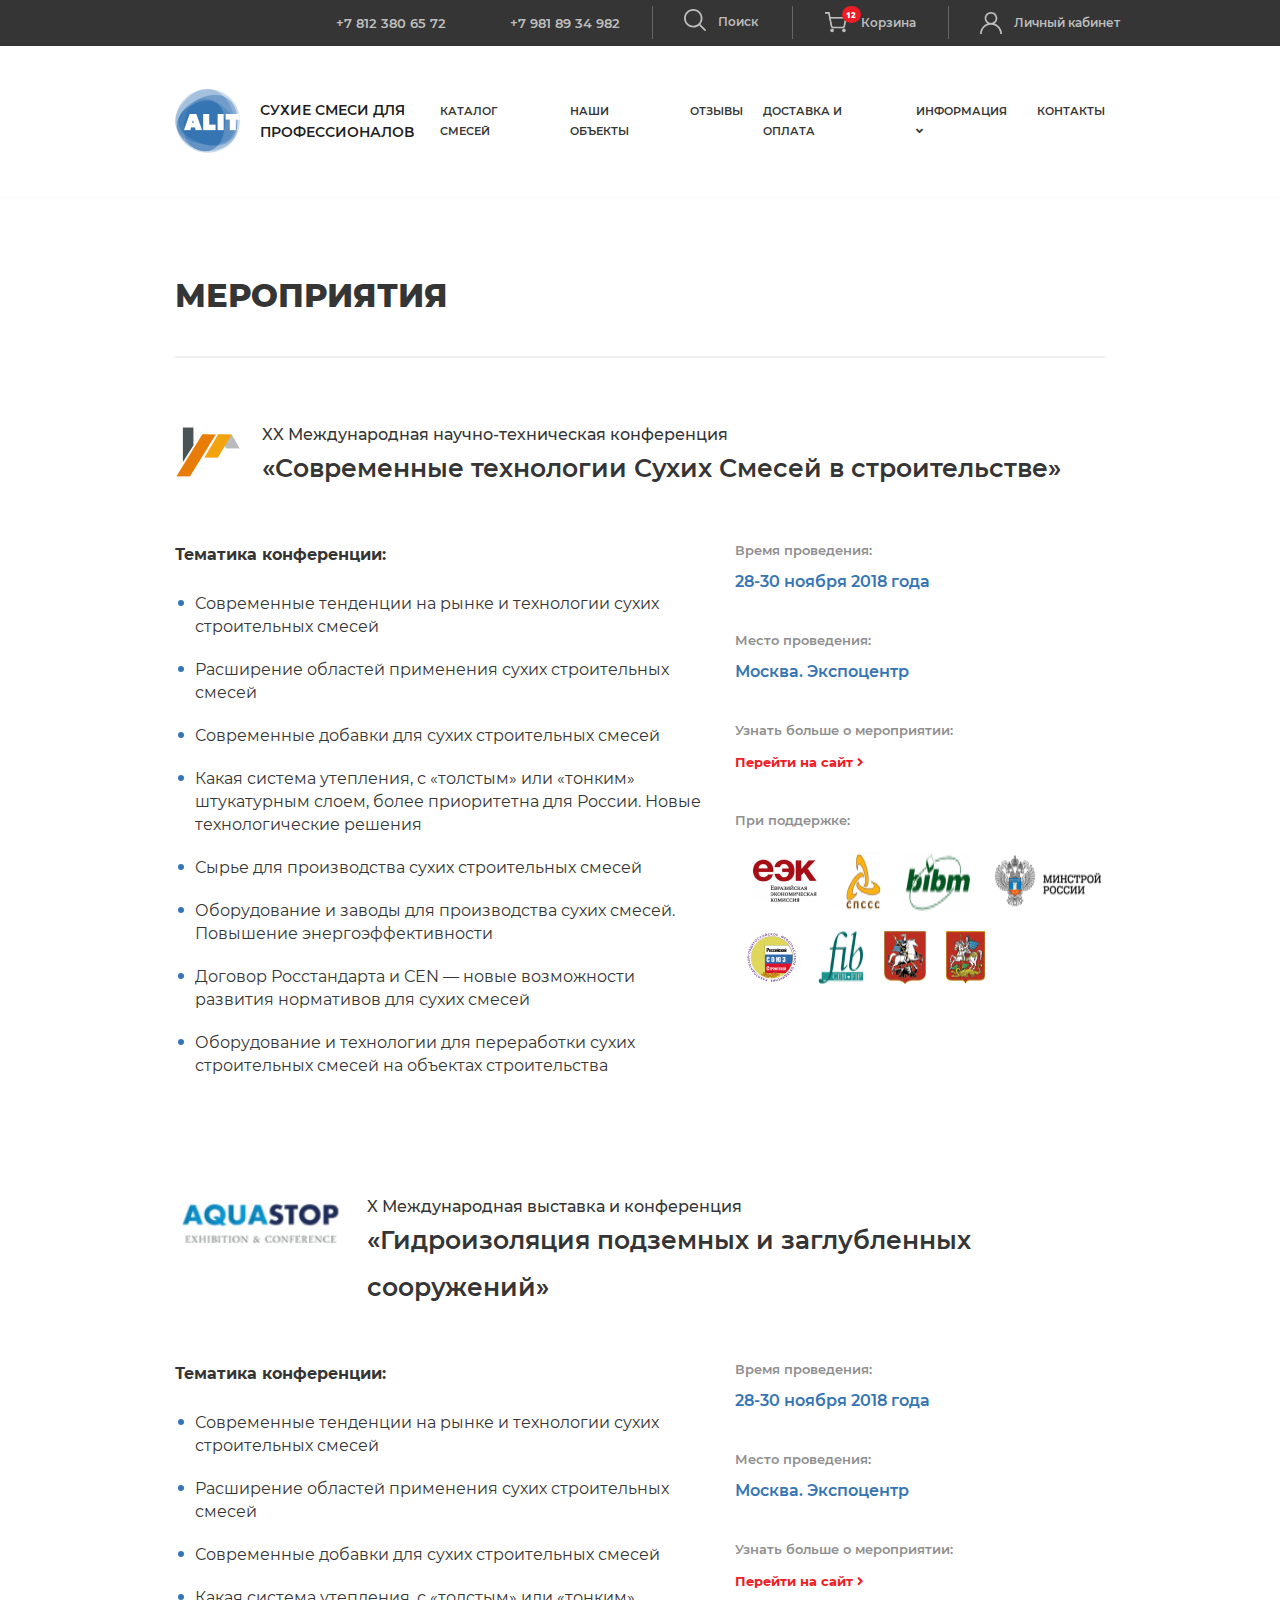
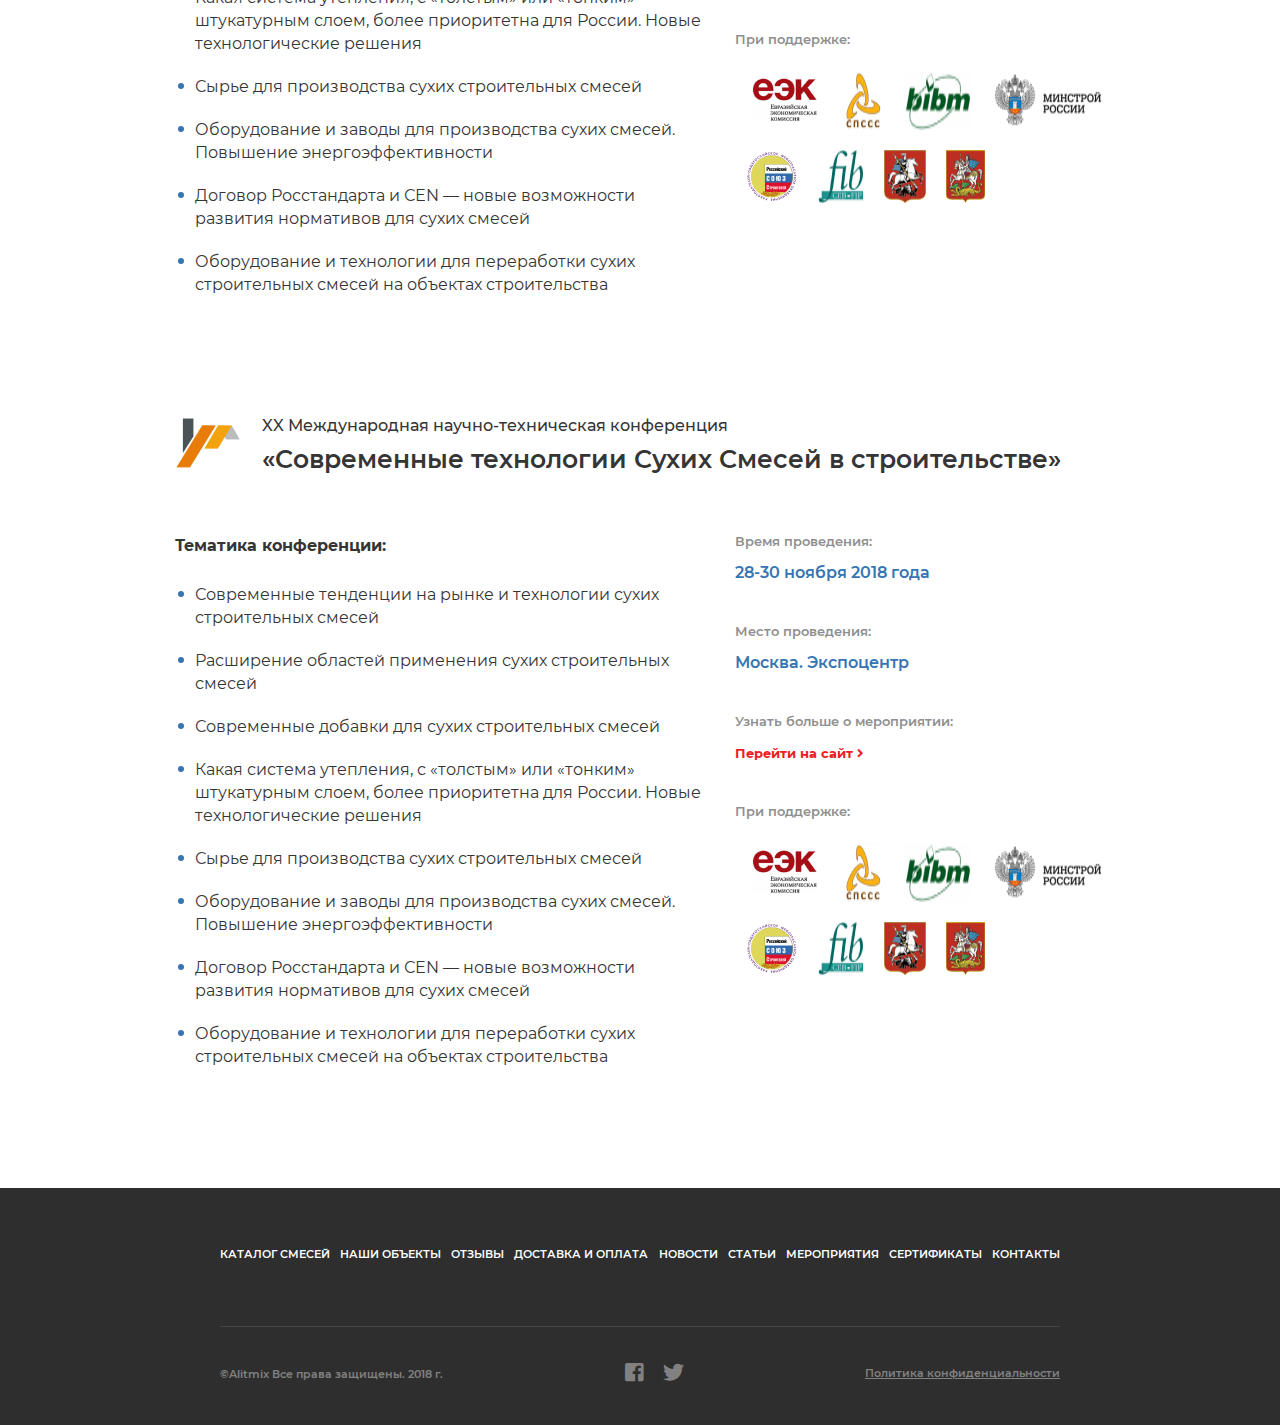
<file: events.html>
<!DOCTYPE html>
<html lang="ru">

<head>

	<meta charset="utf-8">
	<!-- <base href="/"> -->

	<title>Events</title>
	<meta name="description" content="">

	<meta http-equiv="X-UA-Compatible" content="IE=edge">
	<meta name="viewport" content="width=device-width, initial-scale=1, maximum-scale=1">
	
	<!-- Template Basic Images Start -->
	<meta property="og:image" content="path/to/image.jpg">
	<link rel="icon" href="img/favicon/favicon.ico">
	<link rel="apple-touch-icon" sizes="180x180" href="img/favicon/apple-touch-icon-180x180.png">
	<!-- Template Basic Images End -->
	
	<!-- Custom Browsers Color Start -->
	<meta name="theme-color" content="#000">
	<!-- Custom Browsers Color End -->

	<link rel="stylesheet" href="css/main.min.css">

</head>

<body>
	<nav class="navbar navbar-expand navbar-dark">
		<div class="container">
			<button class="navbar-toggler" type="button" data-toggle="collapse" data-target="#navbarSupportedContent1" aria-controls="navbarSupportedContent1" aria-expanded="false" aria-label="Toggle navigation">
				<span class="navbar-toggler-icon"></span>
			</button>
			<div class="collapse navbar-collapse" id="navbarSupportedContent1">
				<ul class="navbar-nav ml-auto d-flex align-items-center">
					<li class="nav-item tel-1">
						<a class="nav-link tel" href="#">+7 812 380 65 72</a>
					</li>
					<li class="nav-item tel-2">
						<a class="nav-link tel" href="#">+7 981 89 34 982</a>
					</li>
					<li class="nav-item divider search">
						<a class="nav-link d-flex align-items-center" href="#">
							<div class="form-group d-flex align-items-center">
								<label for="search1"><svg width="22" height="22" viewBox="0 0 22 22" fill="#BDBDBD"xmlns="http://www.w3.org/2000/svg">
									<path id="search" d="M21.7306 20.4376L16.4416 15.1486C17.7527 13.5502 18.5429 11.5029 18.5429 9.27143C18.5429 4.15306 14.3898 0 9.27143 0C4.14857 0 0 4.15306 0 9.27143C0 14.3898 4.14857 18.5429 9.27143 18.5429C11.5029 18.5429 13.5457 17.7571 15.1441 16.4461L20.4331 21.7306C20.7922 22.0898 21.3714 22.0898 21.7306 21.7306C22.0898 21.3759 22.0898 20.7922 21.7306 20.4376ZM9.27143 16.6975C5.17224 16.6975 1.84082 13.3661 1.84082 9.27143C1.84082 5.17673 5.17224 1.84082 9.27143 1.84082C13.3661 1.84082 16.702 5.17673 16.702 9.27143C16.702 13.3661 13.3661 16.6975 9.27143 16.6975Z" >
									</svg></label>
									<input type="text" id="searchInput" class="form-control" id="search1" aria-describedby="search" placeholder="Поиск">
								</div>
							</a>
							<div class="dropdown-menu" id="searchMenu">
								<a class="dropdown-item d-flex" href="#">
									<img src="img/АЛИТ ГРР-1_8.png" alt="">
									<p>Сухая смесь монтажная подливочная цементная дисперсная саморастекающаяся АЛИТ СДМП-1ср</p>
								</a>
								<a class="dropdown-item d-flex" href="#">
									<img src="img/АЛИТ ГРР-1_8.png" alt="">
									<p>Сухая смесь монтажная подливочная цементная дисперсная саморастекающаяся АЛИТ СДМП-1ср</p>
								</a>
								<a class="dropdown-item d-flex" href="#">
									<img src="img/АЛИТ ГРР-1_8.png" alt="">
									<p>Сухая смесь монтажная подливочная цементная дисперсная саморастекающаяся АЛИТ СДМП-1ср</p>
								</a>
							</div>
						</li>
						<li class="nav-item divider cart">
							<a class="nav-link d-flex align-items-center" href="#">
								<svg version="1.1" xmlns="http://www.w3.org/2000/svg" xmlns:xlink="http://www.w3.org/1999/xlink" preserveAspectRatio="xMidYMid meet" viewBox="426.22376108033507 118.85465116279077 27.03000000000003 24.419999999999945" width="23.03" height="20.42" stroke="#bdbdbd" id="cart"><defs><path d="M449.17 139.19C449.17 138.59 448.7 138.11 448.12 138.11C447.54 138.11 447.07 138.59 447.07 139.19C447.07 139.79 447.54 140.27 448.12 140.27C448.7 140.27 449.17 139.79 449.17 139.19Z" id="f4rbEJxWEB"></path><path d="M435.98 139.19C435.98 138.59 435.51 138.11 434.94 138.11C434.36 138.11 433.89 138.59 433.89 139.19C433.89 139.79 434.36 140.27 434.94 140.27C435.51 140.27 435.98 139.79 435.98 139.19Z" id="b19pjt3CAO"></path><path d="M427.22 119.85L431.41 119.85C433.09 128.56 434.03 133.4 434.22 134.36C434.31 134.86 434.57 135.31 434.96 135.63C435.34 135.95 435.82 136.12 436.31 136.11C437.33 136.11 445.47 136.11 446.49 136.11C446.98 136.12 447.46 135.95 447.84 135.63C448.22 135.31 448.48 134.86 448.58 134.36C448.69 133.76 449.25 130.73 450.25 125.27L432.46 125.27" id="bt2be4b70"></path></defs><g><g><use xlink:href="#f4rbEJxWEB" opacity="1" fill-opacity="0"></use><g><use xlink:href="#f4rbEJxWEB" opacity="1" stroke-width="2" stroke-opacity="1"></use></g></g><g><use xlink:href="#b19pjt3CAO" opacity="1"></use><g><use xlink:href="#b19pjt3CAO" opacity="1" fill-opacity="0" stroke-width="2" stroke-opacity="1"></use></g></g><g><use xlink:href="#bt2be4b70" opacity="1" fill="#000000" fill-opacity="0"></use><g><use xlink:href="#bt2be4b70" opacity="1" fill-opacity="0"  stroke-width="1.8" stroke-opacity="1"></use></g></g></g></svg>
								<span class="badge badge-danger">12</span><span>Корзина</span></a>
							</li>
							<li class="nav-item divider lk">
								<a class="nav-link d-flex align-items-center pr-0" data-toggle="modal" href="#enter-cabinet">
									<svg width="22" height="22" viewBox="0 0 22 22" fill="#bdbdbd" xmlns="http://www.w3.org/2000/svg">
										<path d="M3.2218 14.2218C4.4199 13.0237 5.84594 12.1368 7.40184 11.5999C5.73543 10.4522 4.64062 8.53136 4.64062 6.35938C4.64062 2.85282 7.49345 0 11 0C14.5066 0 17.3594 2.85282 17.3594 6.35938C17.3594 8.53136 16.2646 10.4522 14.5981 11.5999C16.154 12.1368 17.5801 13.0237 18.7782 14.2218C20.8558 16.2995 22 19.0618 22 22H20.2812C20.2812 16.8823 16.1177 12.7188 11 12.7188C5.88229 12.7188 1.71875 16.8823 1.71875 22H0C0 19.0618 1.14421 16.2995 3.2218 14.2218ZM11 11C13.5588 11 15.6406 8.91825 15.6406 6.35938C15.6406 3.8005 13.5588 1.71875 11 1.71875C8.44117 1.71875 6.35938 3.8005 6.35938 6.35938C6.35938 8.91825 8.44117 11 11 11Z"/>
									</svg>
								Личный кабинет</a>
							</li>
						</ul>
					</div>
				</div>
			</nav>
			<nav class="navbar navbar-expand-lg navbar-light">
				<div class="container">
					<a class="navbar-brand d-flex align-items-center" href="#">
						<img src="img/logo_alit_final_end.png" alt=""> 
						<div class="logo-text">Сухие смеси для <br> 
						профессионалов</div>
					</a>
					<button class="navbar-toggler" type="button" data-toggle="collapse" data-target="#navbarSupportedContent" aria-controls="navbarSupportedContent" aria-expanded="false" aria-label="Toggle navigation">
						<span class="navbar-toggler-icon"></span>
					</button>
					<div class="collapse navbar-collapse" id="navbarSupportedContent">
						<ul class="navbar-nav ml-auto">
							<li class="nav-item">
								<a class="nav-link" href="#">Каталог смесей</a>
							</li>
							<li class="nav-item">
								<a class="nav-link" href="#">Наши объекты</a>
							</li>
							<li class="nav-item">
								<a class="nav-link" href="#">Отзывы</a>
							</li>
							<li class="nav-item">
								<a class="nav-link" href="#">Доставка и оплата</a>
							</li>
							<li class="nav-item dropdown">
								<a class="nav-link" href="#" id="navbarDropdown" role="button" data-toggle="dropdown" aria-haspopup="true" aria-expanded="false">
									Информация <i class="fas fa-angle-down"></i>
								</a>
								<div class="dropdown-menu" aria-labelledby="navbarDropdown">
									<a class="dropdown-item" href="#">Новости</a>
									<a class="dropdown-item" href="#">Статьи</a>
									<a class="dropdown-item" href="#">Мероприятия</a>
									<a class="dropdown-item" href="#">Сертификаты</a>
								</div>
							</li>
							<li class="nav-item">
								<a class="nav-link pr-0" href="#">Контакты</a>
							</li>
						</ul>
					</div>
				</div>
			</nav>
			<main>
				<section class="event">
					<div class="container">
						<h1>Мероприятия</h1>
						<div class="name d-flex">
							<img src="img/Домик.png" alt="">
							<div class="words">
								<div class="small">XX Международная научно-техническая конференция</div>
								<h2>«Современные технологии Сухих Смесей в строительстве»</h2>
							</div>
						</div>
						<div class="row">
								<div class="col-md-7">
									<h3>Тематика конференции:</h3>
									<ul>
										<li>Современные тенденции на рынке и технологии сухих строительных смесей</li>
										<li>Расширение областей применения сухих строительных смесей</li>
										<li>Современные добавки для сухих строительных смесей</li>
										<li>Какая система утепления, с «толстым» или «тонким» штукатурным слоем, более приоритетна для России. Новые технологические решения</li>
										<li>Сырье для производства сухих строительных смесей</li>
										<li>Оборудование и заводы для производства сухих смесей. Повышение энергоэффективности</li>
										<li>Договор Росстандарта и СЕN — новые возможности развития нормативов для сухих смесей</li>
										<li>Оборудование и технологии для переработки сухих строительных смесей на объектах строительства</li>
									</ul>
								</div>
								<div class="col-md-5 right">
									<div class="info">
										<p class="grey">Время проведения:</p>
										<p>28-30 ноября 2018 года</p>
									</div>
									<div class="info">
										<p class="grey">Место проведения:</p>
										<p>Москва. Экспоцентр</p>
									</div>
									<div class="info">
										<p class="grey">Узнать больше о мероприятии:</p>
										<a href="#">Перейти на сайт <i class="fas fa-angle-right"></i></a>
									</div>
									<div class="info">
										<p class="grey">При поддержке:</p>
										<div class="brands d-flex flex-wrap">
											<img src="img/events/1427809041_snimok-300x228.png" alt="">
											<img src="img/events/98rB6DGq6s1.png" alt="">
											<img src="img/events/bimb.png" alt="">
											<img src="img/events/Min-300x203.png" alt="">
											<img src="img/events/RSS_logo_4-300x300.png" alt="">
											<img src="img/events/t_fib_logo.png" alt="">
											<img src="img/events/Герб-Москвы-официальный.png" alt="">
											<img src="img/events/Герб-Московской-области-официальный.png" alt="">
										</div>
									</div>
								</div>
							</div>
					</div>
				</section>
				<section class="event">
					<div class="container">
						<div class="name d-flex">
							<img src="img/AQUASTOP_LOGO_.png" alt="">
							<div class="words">
								<div class="small">X Международная выставка и конференция</div>
								<h2>«Гидроизоляция подземных и заглубленных сооружений»</h2>
							</div>
						</div>
						<div class="row">
								<div class="col-md-7">
									<h3>Тематика конференции:</h3>
									<ul>
										<li>Современные тенденции на рынке и технологии сухих строительных смесей</li>
										<li>Расширение областей применения сухих строительных смесей</li>
										<li>Современные добавки для сухих строительных смесей</li>
										<li>Какая система утепления, с «толстым» или «тонким» штукатурным слоем, более приоритетна для России. Новые технологические решения</li>
										<li>Сырье для производства сухих строительных смесей</li>
										<li>Оборудование и заводы для производства сухих смесей. Повышение энергоэффективности</li>
										<li>Договор Росстандарта и СЕN — новые возможности развития нормативов для сухих смесей</li>
										<li>Оборудование и технологии для переработки сухих строительных смесей на объектах строительства</li>
									</ul>
								</div>
								<div class="col-md-5 right">
									<div class="info">
										<p class="grey">Время проведения:</p>
										<p>28-30 ноября 2018 года</p>
									</div>
									<div class="info">
										<p class="grey">Место проведения:</p>
										<p>Москва. Экспоцентр</p>
									</div>
									<div class="info">
										<p class="grey">Узнать больше о мероприятии:</p>
										<a href="#">Перейти на сайт <i class="fas fa-angle-right"></i></a>
									</div>
									<div class="info">
										<p class="grey">При поддержке:</p>
										<div class="brands d-flex flex-wrap">
											<img src="img/events/1427809041_snimok-300x228.png" alt="">
											<img src="img/events/98rB6DGq6s1.png" alt="">
											<img src="img/events/bimb.png" alt="">
											<img src="img/events/Min-300x203.png" alt="">
											<img src="img/events/RSS_logo_4-300x300.png" alt="">
											<img src="img/events/t_fib_logo.png" alt="">
											<img src="img/events/Герб-Москвы-официальный.png" alt="">
											<img src="img/events/Герб-Московской-области-официальный.png" alt="">
										</div>
									</div>
								</div>
							</div>
					</div>
				</section>
				<section class="event">
					<div class="container">
						<div class="name d-flex">
							<img src="img/Домик.png" alt="">
							<div class="words">
								<div class="small">XX Международная научно-техническая конференция</div>
								<h2>«Современные технологии Сухих Смесей в строительстве»</h2>
							</div>
						</div>
						<div class="row">
								<div class="col-md-7">
									<h3>Тематика конференции:</h3>
									<ul>
										<li>Современные тенденции на рынке и технологии сухих строительных смесей</li>
										<li>Расширение областей применения сухих строительных смесей</li>
										<li>Современные добавки для сухих строительных смесей</li>
										<li>Какая система утепления, с «толстым» или «тонким» штукатурным слоем, более приоритетна для России. Новые технологические решения</li>
										<li>Сырье для производства сухих строительных смесей</li>
										<li>Оборудование и заводы для производства сухих смесей. Повышение энергоэффективности</li>
										<li>Договор Росстандарта и СЕN — новые возможности развития нормативов для сухих смесей</li>
										<li>Оборудование и технологии для переработки сухих строительных смесей на объектах строительства</li>
									</ul>
								</div>
								<div class="col-md-5 right">
									<div class="info">
										<p class="grey">Время проведения:</p>
										<p>28-30 ноября 2018 года</p>
									</div>
									<div class="info">
										<p class="grey">Место проведения:</p>
										<p>Москва. Экспоцентр</p>
									</div>
									<div class="info">
										<p class="grey">Узнать больше о мероприятии:</p>
										<a href="#">Перейти на сайт <i class="fas fa-angle-right"></i></a>
									</div>
									<div class="info">
										<p class="grey">При поддержке:</p>
										<div class="brands d-flex flex-wrap">
											<img src="img/events/1427809041_snimok-300x228.png" alt="">
											<img src="img/events/98rB6DGq6s1.png" alt="">
											<img src="img/events/bimb.png" alt="">
											<img src="img/events/Min-300x203.png" alt="">
											<img src="img/events/RSS_logo_4-300x300.png" alt="">
											<img src="img/events/t_fib_logo.png" alt="">
											<img src="img/events/Герб-Москвы-официальный.png" alt="">
											<img src="img/events/Герб-Московской-области-официальный.png" alt="">
										</div>
									</div>
								</div>
							</div>
					</div>
				</section>
			</main>
			<footer>
				<div class="container">
					<div class="wrapper">
						<div class="menu d-flex justify-content-between">
							<a href="#">Каталог смесей</a>
							<a href="#">Наши объекты</a>
							<a href="#">Отзывы</a>
							<a href="#">Доставка и оплата</a>
							<a href="#">Новости</a>
							<a href="#">Статьи</a>
							<a href="#">Мероприятия</a>
							<a href="#">Сертификаты</a>
							<a href="#">Контакты</a>
						</div>
						<div class="divider"></div>
						<div class="footer-bottom d-flex justify-content-between align-items-center">
							<p>©Alitmix Все права защищены. 2018 г.</p>
							<div class="soc">
								<a href="#"><i class="fab fa-facebook-square"></i></a>
								<a href="#"><i class="fab fa-twitter"></i></a>
							</div>
							<a href="#">Политика конфиденциальности</a>
						</div>
					</div>
				</div>
			</footer>

			<!-- ----------------------------------------------------modal------------------------------------------------------ -->
			<div class="modal fade" id="enter-cabinet" tabindex="-1" role="dialog" aria-labelledby="exampleModalLabel" aria-hidden="true" data-backdrop="false" data-keyboard="true">
				<div class="modal-dialog" role="document">
					<div class="modal-content">
						<div class="modal-body">
							<h5 class="modal-title">Вход в личный кабинет</h5>
							<form>
								<div class="form-group">
									<input type="email" class="form-control" id="exampleInputEmail1" aria-describedby="emailHelp" placeholder="E-mail">
								</div>
								<div class="form-group">
									<input type="password" class="form-control" id="exampleInputPassword1" placeholder="Пароль">
								</div>
								<button type="submit" class="btn btn-danger">Авторизоваться</button>
								<div class="links d-flex justify-content-between">
									<a href="#registration" id="reg" data-toggle="modal">Регистрация</a>
									<a href="">Забыли пароль</a>
								</div>
							</form>
						</div>
					</div>
				</div>
			</div>
			<div class="modal fade" id="registration" tabindex="-1" role="dialog" aria-labelledby="exampleModalLabel" aria-hidden="true" data-backdrop="false" data-keyboard="true" data-focus="true">
				<div class="modal-dialog" role="document">
					<div class="modal-content">
						<div class="modal-body">
							<h5 class="modal-title">Зарегистрировать личный кабинет</h5>
							<div class="row">
								<div class="col-sm-6 inp">
									<div class="form-group">
										<input type="text" class="form-control"  placeholder="ФИО">
									</div>
								</div>
								<div class="col-sm-6 inp">
									<div class="form-group">
										<input type="password" class="form-control" placeholder="Пароль">
									</div>
								</div>
							</div>
							<div class="row">
								<div class="col-sm-6 col-12 inp">
									<div class="form-group">
										<input type="text" class="form-control" placeholder="Телефон">
									</div>
								</div>
								<div class="col-sm-6 inp">
									<div class="form-group">
										<input type="password" class="form-control" placeholder="Повторите пароль">
									</div>
								</div>
							</div>
							<div class="row">
								<div class="col-sm-6 inp">
									<div class="form-group">
										<input type="email" class="form-control" aria-describedby="emailHelp" placeholder="E-mail">
									</div>
								</div>
								<div class="col-sm-6 inp">
									<button type="submit" class="btn btn-danger">Авторизоваться</button>
								</div>
							</div>
							<div class="permission d-flex justify-content-end align-items-start">
								<input class="radio" type="radio" aria-label="Radio button for following text input">
								<p>Я даю своё согласие на обработку <br>
									моих <span>персональных данных</span></p>
								</div>
							</div>
						</div>
					</div>
				</div>
				<script src="js/scripts.min.js"></script>
			</body>
			</html>
</file>
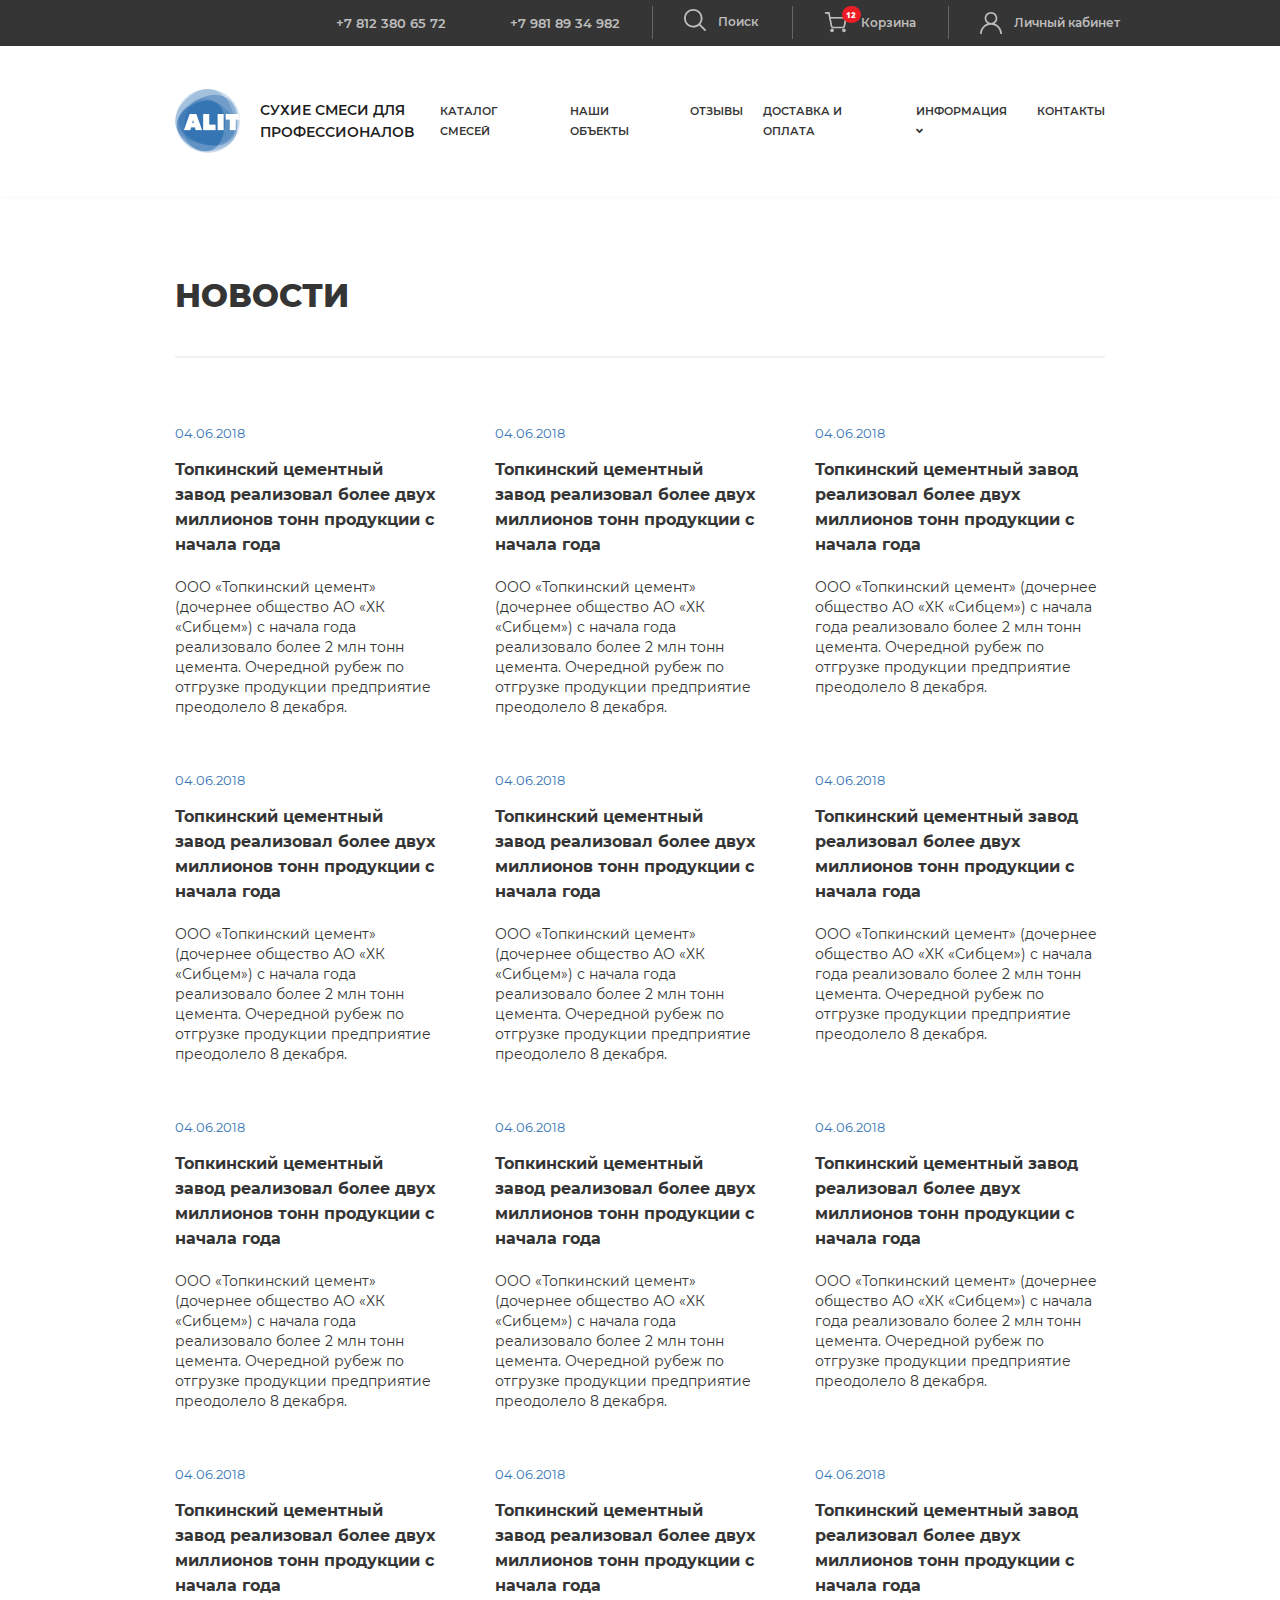
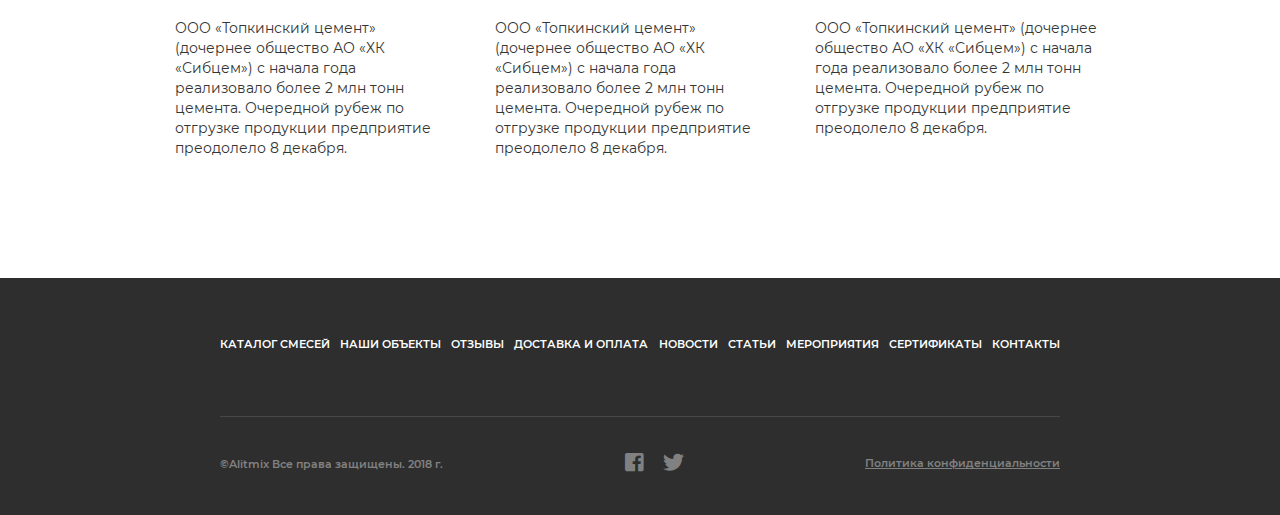
<file: news.html>
<!DOCTYPE html>
<html lang="ru">

<head>

	<meta charset="utf-8">
	<!-- <base href="/"> -->

	<title>Main</title>
	<meta name="description" content="">

	<meta http-equiv="X-UA-Compatible" content="IE=edge">
	<meta name="viewport" content="width=device-width, initial-scale=1, maximum-scale=1">
	
	<!-- Template Basic Images Start -->
	<meta property="og:image" content="path/to/image.jpg">
	<link rel="icon" href="img/favicon/favicon.ico">
	<link rel="apple-touch-icon" sizes="180x180" href="img/favicon/apple-touch-icon-180x180.png">
	<!-- Template Basic Images End -->
	
	<!-- Custom Browsers Color Start -->
	<meta name="theme-color" content="#000">
	<!-- Custom Browsers Color End -->

	<link rel="stylesheet" href="css/main.min.css">

</head>

<body>
	<nav class="navbar navbar-expand navbar-dark">
		<div class="container">
			<button class="navbar-toggler" type="button" data-toggle="collapse" data-target="#navbarSupportedContent1" aria-controls="navbarSupportedContent1" aria-expanded="false" aria-label="Toggle navigation">
				<span class="navbar-toggler-icon"></span>
			</button>
			<div class="collapse navbar-collapse" id="navbarSupportedContent1">
				<ul class="navbar-nav ml-auto d-flex align-items-center">
					<li class="nav-item tel-1">
						<a class="nav-link tel" href="#">+7 812 380 65 72</a>
					</li>
					<li class="nav-item tel-2">
						<a class="nav-link tel" href="#">+7 981 89 34 982</a>
					</li>
					<li class="nav-item divider search">
						<a class="nav-link d-flex align-items-center" href="#">
							<div class="form-group d-flex align-items-center">
								<label for="search1"><svg width="22" height="22" viewBox="0 0 22 22" fill="#BDBDBD"xmlns="http://www.w3.org/2000/svg">
									<path id="search" d="M21.7306 20.4376L16.4416 15.1486C17.7527 13.5502 18.5429 11.5029 18.5429 9.27143C18.5429 4.15306 14.3898 0 9.27143 0C4.14857 0 0 4.15306 0 9.27143C0 14.3898 4.14857 18.5429 9.27143 18.5429C11.5029 18.5429 13.5457 17.7571 15.1441 16.4461L20.4331 21.7306C20.7922 22.0898 21.3714 22.0898 21.7306 21.7306C22.0898 21.3759 22.0898 20.7922 21.7306 20.4376ZM9.27143 16.6975C5.17224 16.6975 1.84082 13.3661 1.84082 9.27143C1.84082 5.17673 5.17224 1.84082 9.27143 1.84082C13.3661 1.84082 16.702 5.17673 16.702 9.27143C16.702 13.3661 13.3661 16.6975 9.27143 16.6975Z" >
									</svg></label>
									<input type="text" id="searchInput" class="form-control" id="search1" aria-describedby="search" placeholder="Поиск">
								</div>
							</a>
							<div class="dropdown-menu" id="searchMenu">
								<a class="dropdown-item d-flex" href="#">
									<img src="img/АЛИТ ГРР-1_8.png" alt="">
									<p>Сухая смесь монтажная подливочная цементная дисперсная саморастекающаяся АЛИТ СДМП-1ср</p>
								</a>
								<a class="dropdown-item d-flex" href="#">
									<img src="img/АЛИТ ГРР-1_8.png" alt="">
									<p>Сухая смесь монтажная подливочная цементная дисперсная саморастекающаяся АЛИТ СДМП-1ср</p>
								</a>
								<a class="dropdown-item d-flex" href="#">
									<img src="img/АЛИТ ГРР-1_8.png" alt="">
									<p>Сухая смесь монтажная подливочная цементная дисперсная саморастекающаяся АЛИТ СДМП-1ср</p>
								</a>
							</div>
						</li>
						<li class="nav-item divider cart">
							<a class="nav-link d-flex align-items-center" href="cart.html">
								<svg version="1.1" xmlns="http://www.w3.org/2000/svg" xmlns:xlink="http://www.w3.org/1999/xlink" preserveAspectRatio="xMidYMid meet" viewBox="426.22376108033507 118.85465116279077 27.03000000000003 24.419999999999945" width="23.03" height="20.42" stroke="#bdbdbd" id="cart"><defs><path d="M449.17 139.19C449.17 138.59 448.7 138.11 448.12 138.11C447.54 138.11 447.07 138.59 447.07 139.19C447.07 139.79 447.54 140.27 448.12 140.27C448.7 140.27 449.17 139.79 449.17 139.19Z" id="f4rbEJxWEB"></path><path d="M435.98 139.19C435.98 138.59 435.51 138.11 434.94 138.11C434.36 138.11 433.89 138.59 433.89 139.19C433.89 139.79 434.36 140.27 434.94 140.27C435.51 140.27 435.98 139.79 435.98 139.19Z" id="b19pjt3CAO"></path><path d="M427.22 119.85L431.41 119.85C433.09 128.56 434.03 133.4 434.22 134.36C434.31 134.86 434.57 135.31 434.96 135.63C435.34 135.95 435.82 136.12 436.31 136.11C437.33 136.11 445.47 136.11 446.49 136.11C446.98 136.12 447.46 135.95 447.84 135.63C448.22 135.31 448.48 134.86 448.58 134.36C448.69 133.76 449.25 130.73 450.25 125.27L432.46 125.27" id="bt2be4b70"></path></defs><g><g><use xlink:href="#f4rbEJxWEB" opacity="1" fill-opacity="0"></use><g><use xlink:href="#f4rbEJxWEB" opacity="1" stroke-width="2" stroke-opacity="1"></use></g></g><g><use xlink:href="#b19pjt3CAO" opacity="1"></use><g><use xlink:href="#b19pjt3CAO" opacity="1" fill-opacity="0" stroke-width="2" stroke-opacity="1"></use></g></g><g><use xlink:href="#bt2be4b70" opacity="1" fill="#000000" fill-opacity="0"></use><g><use xlink:href="#bt2be4b70" opacity="1" fill-opacity="0"  stroke-width="1.8" stroke-opacity="1"></use></g></g></g></svg>
								<span class="badge badge-danger">12</span><span>Корзина</span></a>
							</li>
							<li class="nav-item divider lk">
								<a class="nav-link d-flex align-items-center pr-0" data-toggle="modal" href="#enter-cabinet">
									<svg width="22" height="22" viewBox="0 0 22 22" fill="#bdbdbd" xmlns="http://www.w3.org/2000/svg">
										<path d="M3.2218 14.2218C4.4199 13.0237 5.84594 12.1368 7.40184 11.5999C5.73543 10.4522 4.64062 8.53136 4.64062 6.35938C4.64062 2.85282 7.49345 0 11 0C14.5066 0 17.3594 2.85282 17.3594 6.35938C17.3594 8.53136 16.2646 10.4522 14.5981 11.5999C16.154 12.1368 17.5801 13.0237 18.7782 14.2218C20.8558 16.2995 22 19.0618 22 22H20.2812C20.2812 16.8823 16.1177 12.7188 11 12.7188C5.88229 12.7188 1.71875 16.8823 1.71875 22H0C0 19.0618 1.14421 16.2995 3.2218 14.2218ZM11 11C13.5588 11 15.6406 8.91825 15.6406 6.35938C15.6406 3.8005 13.5588 1.71875 11 1.71875C8.44117 1.71875 6.35938 3.8005 6.35938 6.35938C6.35938 8.91825 8.44117 11 11 11Z"/>
									</svg>
								Личный кабинет</a>
							</li>
						</ul>
					</div>
				</div>
			</nav>
			<nav class="navbar navbar-expand-lg navbar-light">
				<div class="container">
					<a class="navbar-brand d-flex align-items-center" href="index.html">
						<img src="img/logo_alit_final_end.png" alt=""> 
						<div class="logo-text">Сухие смеси для <br> 
						профессионалов</div>
					</a>
					<button class="navbar-toggler" type="button" data-toggle="collapse" data-target="#navbarSupportedContent" aria-controls="navbarSupportedContent" aria-expanded="false" aria-label="Toggle navigation">
						<span class="navbar-toggler-icon"></span>
					</button>
					<div class="collapse navbar-collapse" id="navbarSupportedContent">
						<ul class="navbar-nav ml-auto">
							<li class="nav-item">
								<a class="nav-link" href="catalog.html">Каталог смесей</a>
							</li>
							<li class="nav-item">
								<a class="nav-link" href="our-objects.html">Наши объекты</a>
							</li>
							<li class="nav-item">
								<a class="nav-link" href="reviews.html">Отзывы</a>
							</li>
							<li class="nav-item">
								<a class="nav-link" href="delivery.html">Доставка и оплата</a>
							</li>
							<li class="nav-item dropdown">
								<a class="nav-link" href="#" id="navbarDropdown" role="button" data-toggle="dropdown" aria-haspopup="true" aria-expanded="false">
									Информация <i class="fas fa-angle-down"></i>
								</a>
								<div class="dropdown-menu" aria-labelledby="navbarDropdown">
									<a class="dropdown-item" href="news.html">Новости</a>
									<a class="dropdown-item" href="articles.html">Статьи</a>
									<a class="dropdown-item" href="events.html">Мероприятия</a>
									<a class="dropdown-item" href="diplomas.html">Сертификаты</a>
								</div>
							</li>
							<li class="nav-item">
								<a class="nav-link pr-0" href="contacts.html">Контакты</a>
							</li>
						</ul>
					</div>
				</div>
			</nav>
			<main class="news">
				<div class="container">
					<h1>Новости</h1>
					<div class="row">
						<div class="col-lg-4 article">
							<p class="data">04.06.2018</p>
							<h3>Топкинский цементный завод реализовал более двух миллионов тонн продукции с начала года</h3>
							<p>ООО «Топкинский цемент» (дочернее общество АО «ХК «Сибцем») с начала года реализовало более 2 млн тонн цемента. Очередной рубеж по отгрузке продукции предприятие преодолело 8 декабря.</p>
						</div>
						<div class="col-lg-4 article">
							<p class="data">04.06.2018</p>
							<h3>Топкинский цементный завод реализовал более двух миллионов тонн продукции с начала года</h3>
							<p>ООО «Топкинский цемент» (дочернее общество АО «ХК «Сибцем») с начала года реализовало более 2 млн тонн цемента. Очередной рубеж по отгрузке продукции предприятие преодолело 8 декабря.</p>
						</div>
						<div class="col-lg-4 article">
							<p class="data">04.06.2018</p>
							<h3>Топкинский цементный завод реализовал более двух миллионов тонн продукции с начала года</h3>
							<p>ООО «Топкинский цемент» (дочернее общество АО «ХК «Сибцем») с начала года реализовало более 2 млн тонн цемента. Очередной рубеж по отгрузке продукции предприятие преодолело 8 декабря.</p>
						</div>
					</div>
					<div class="row">
						<div class="col-lg-4 article">
							<p class="data">04.06.2018</p>
							<h3>Топкинский цементный завод реализовал более двух миллионов тонн продукции с начала года</h3>
							<p>ООО «Топкинский цемент» (дочернее общество АО «ХК «Сибцем») с начала года реализовало более 2 млн тонн цемента. Очередной рубеж по отгрузке продукции предприятие преодолело 8 декабря.</p>
						</div>
						<div class="col-lg-4 article">
							<p class="data">04.06.2018</p>
							<h3>Топкинский цементный завод реализовал более двух миллионов тонн продукции с начала года</h3>
							<p>ООО «Топкинский цемент» (дочернее общество АО «ХК «Сибцем») с начала года реализовало более 2 млн тонн цемента. Очередной рубеж по отгрузке продукции предприятие преодолело 8 декабря.</p>
						</div>
						<div class="col-lg-4 article">
							<p class="data">04.06.2018</p>
							<h3>Топкинский цементный завод реализовал более двух миллионов тонн продукции с начала года</h3>
							<p>ООО «Топкинский цемент» (дочернее общество АО «ХК «Сибцем») с начала года реализовало более 2 млн тонн цемента. Очередной рубеж по отгрузке продукции предприятие преодолело 8 декабря.</p>
						</div>
					</div>
					<div class="row">
						<div class="col-lg-4 article">
							<p class="data">04.06.2018</p>
							<h3>Топкинский цементный завод реализовал более двух миллионов тонн продукции с начала года</h3>
							<p>ООО «Топкинский цемент» (дочернее общество АО «ХК «Сибцем») с начала года реализовало более 2 млн тонн цемента. Очередной рубеж по отгрузке продукции предприятие преодолело 8 декабря.</p>
						</div>
						<div class="col-lg-4 article">
							<p class="data">04.06.2018</p>
							<h3>Топкинский цементный завод реализовал более двух миллионов тонн продукции с начала года</h3>
							<p>ООО «Топкинский цемент» (дочернее общество АО «ХК «Сибцем») с начала года реализовало более 2 млн тонн цемента. Очередной рубеж по отгрузке продукции предприятие преодолело 8 декабря.</p>
						</div>
						<div class="col-lg-4 article">
							<p class="data">04.06.2018</p>
							<h3>Топкинский цементный завод реализовал более двух миллионов тонн продукции с начала года</h3>
							<p>ООО «Топкинский цемент» (дочернее общество АО «ХК «Сибцем») с начала года реализовало более 2 млн тонн цемента. Очередной рубеж по отгрузке продукции предприятие преодолело 8 декабря.</p>
						</div>
					</div>
					<div class="row">
						<div class="col-lg-4 article">
							<p class="data">04.06.2018</p>
							<h3>Топкинский цементный завод реализовал более двух миллионов тонн продукции с начала года</h3>
							<p>ООО «Топкинский цемент» (дочернее общество АО «ХК «Сибцем») с начала года реализовало более 2 млн тонн цемента. Очередной рубеж по отгрузке продукции предприятие преодолело 8 декабря.</p>
						</div>
						<div class="col-lg-4 article">
							<p class="data">04.06.2018</p>
							<h3>Топкинский цементный завод реализовал более двух миллионов тонн продукции с начала года</h3>
							<p>ООО «Топкинский цемент» (дочернее общество АО «ХК «Сибцем») с начала года реализовало более 2 млн тонн цемента. Очередной рубеж по отгрузке продукции предприятие преодолело 8 декабря.</p>
						</div>
						<div class="col-lg-4 article">
							<p class="data">04.06.2018</p>
							<h3>Топкинский цементный завод реализовал более двух миллионов тонн продукции с начала года</h3>
							<p>ООО «Топкинский цемент» (дочернее общество АО «ХК «Сибцем») с начала года реализовало более 2 млн тонн цемента. Очередной рубеж по отгрузке продукции предприятие преодолело 8 декабря.</p>
						</div>
					</div>
				</div>
			</main>
			<footer>
				<div class="container">
					<div class="wrapper">
						<div class="menu d-flex justify-content-between">
							<a href="#">Каталог смесей</a>
							<a href="#">Наши объекты</a>
							<a href="#">Отзывы</a>
							<a href="#">Доставка и оплата</a>
							<a href="#">Новости</a>
							<a href="#">Статьи</a>
							<a href="#">Мероприятия</a>
							<a href="#">Сертификаты</a>
							<a href="#">Контакты</a>
						</div>
						<div class="divider"></div>
						<div class="footer-bottom d-flex justify-content-between align-items-center">
							<p>©Alitmix Все права защищены. 2018 г.</p>
							<div class="soc">
								<a href="#"><i class="fab fa-facebook-square"></i></a>
								<a href="#"><i class="fab fa-twitter"></i></a>
							</div>
							<a href="#">Политика конфиденциальности</a>
						</div>
					</div>
				</div>
			</footer>

			<!-- ----------------------------------------------------modal------------------------------------------------------ -->
			<div class="modal fade" id="enter-cabinet" tabindex="-1" role="dialog" aria-labelledby="exampleModalLabel" aria-hidden="true" data-backdrop="false" data-keyboard="true">
			<div class="modal-dialog" role="document">
				<div class="modal-content">
					<div class="modal-body">
						<h5 class="modal-title">Вход в личный кабинет</h5>
						<form action="cabinet.html">
							<div class="form-group">
								<input type="email" class="form-control" id="exampleInputEmail1" aria-describedby="emailHelp" placeholder="E-mail">
							</div>
							<div class="form-group">
								<input type="password" class="form-control" id="exampleInputPassword1" placeholder="Пароль">
							</div>
							<button type="submit" class="btn btn-danger">Авторизоваться</button>
							<div class="links d-flex justify-content-between">
								<a href="#registration" id="reg" data-toggle="modal">Регистрация</a>
								<a href="">Забыли пароль</a>
							</div>
						</form>
					</div>
				</div>
			</div>
		</div>
		<div class="modal fade" id="registration" tabindex="-1" role="dialog" aria-labelledby="exampleModalLabel" aria-hidden="true" data-backdrop="false" data-keyboard="true" data-focus="true">
			<div class="modal-dialog" role="document">
				<div class="modal-content">
					<div class="modal-body">
						<h5 class="modal-title">Зарегистрировать личный кабинет</h5>
						<form action="cabinet.html">
						<div class="row">
							<div class="col-sm-6 inp">
								<div class="form-group">
									<input type="text" class="form-control"  placeholder="ФИО">
								</div>
							</div>
							<div class="col-sm-6 inp">
								<div class="form-group">
									<input type="password" class="form-control" placeholder="Пароль">
								</div>
							</div>
						</div>
						<div class="row">
							<div class="col-sm-6 col-12 inp">
								<div class="form-group">
									<input type="text" class="form-control" placeholder="Телефон">
								</div>
							</div>
							<div class="col-sm-6 inp">
								<div class="form-group">
									<input type="password" class="form-control" placeholder="Повторите пароль">
								</div>
							</div>
						</div>
						<div class="row">
							<div class="col-sm-6 inp">
								<div class="form-group">
									<input type="email" class="form-control" aria-describedby="emailHelp" placeholder="E-mail">
								</div>
							</div>
							<div class="col-sm-6 inp">
								<button type="submit" class="btn btn-danger">Авторизоваться</button>
							</div>
						</div>
						<div class="permission d-flex justify-content-end align-items-start">
							<input class="radio" type="radio" aria-label="Radio button for following text input">
							<p>Я даю своё согласие на обработку <br>
								моих <span>персональных данных</span></p>
							</div>
							</form>
						</div>
					</div>
				</div>
			</div>
				<script src="js/scripts.min.js"></script>
			</body>
			</html>
</file>
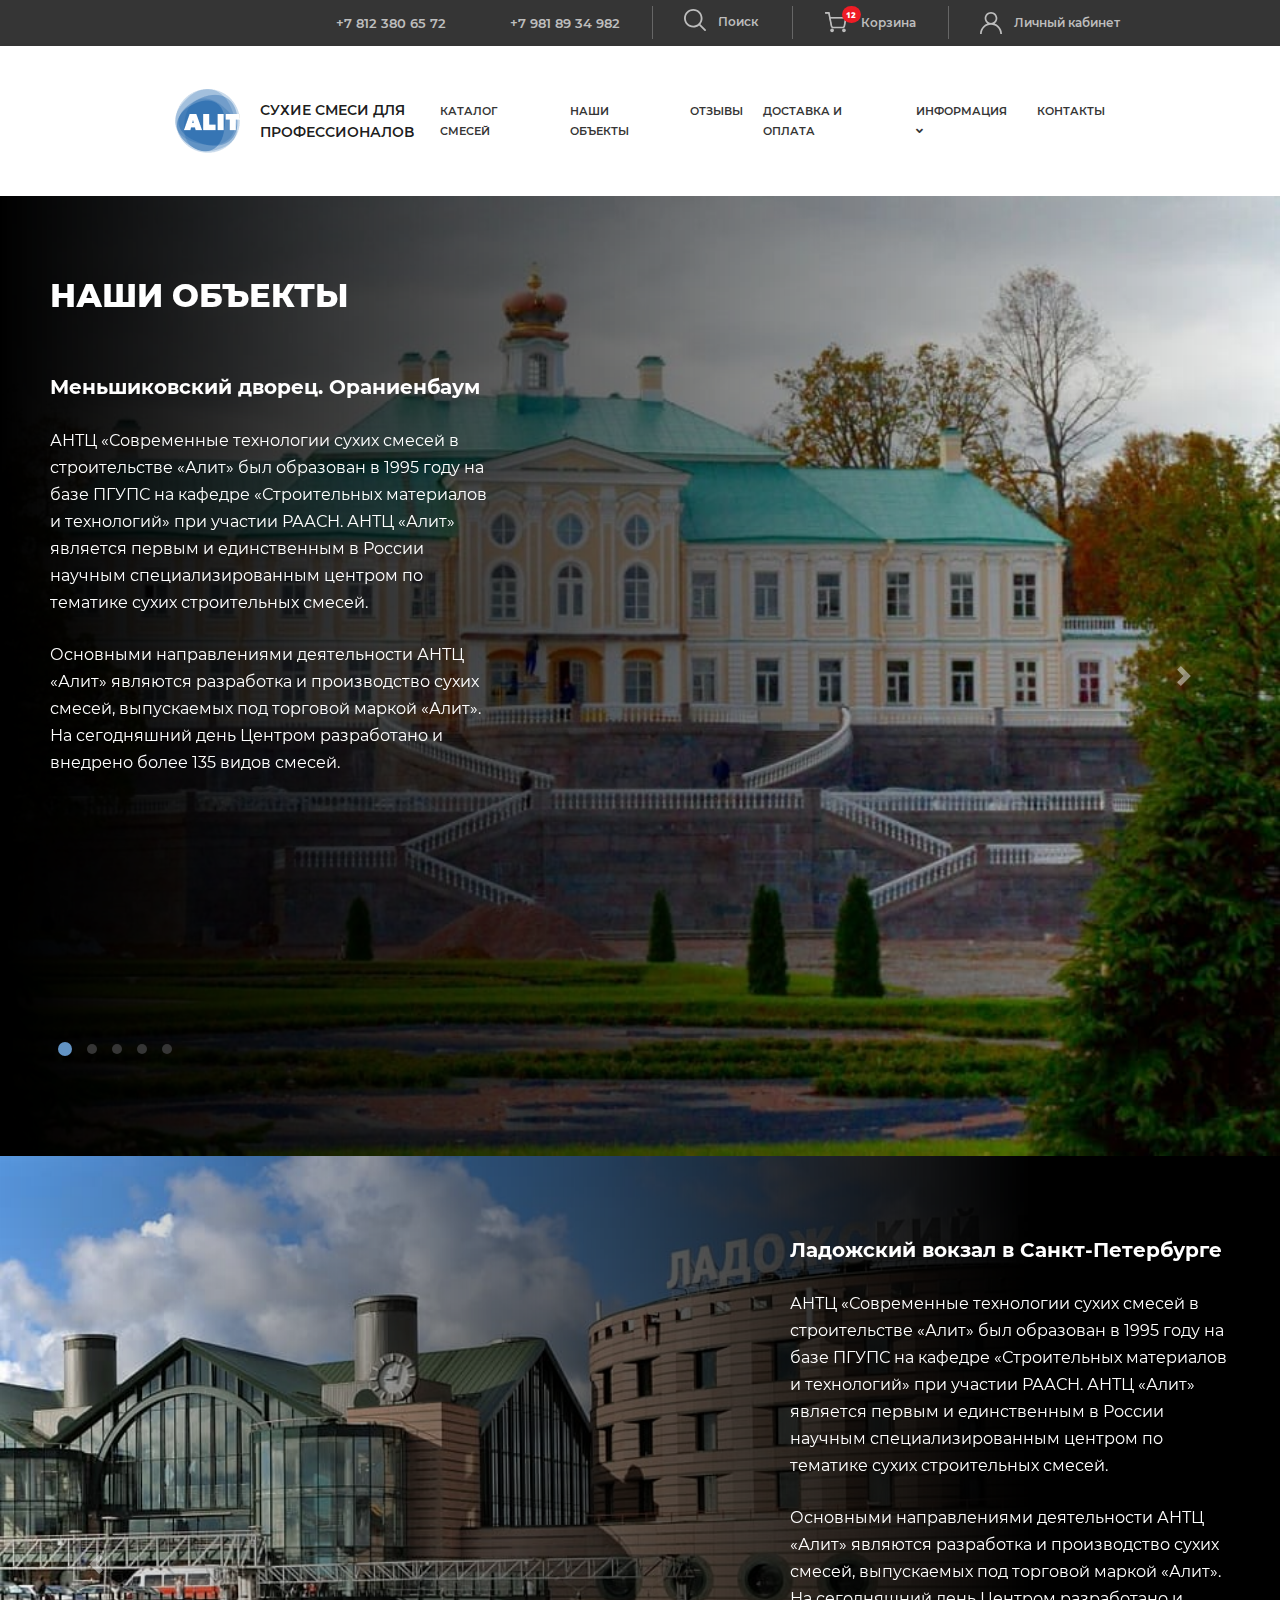
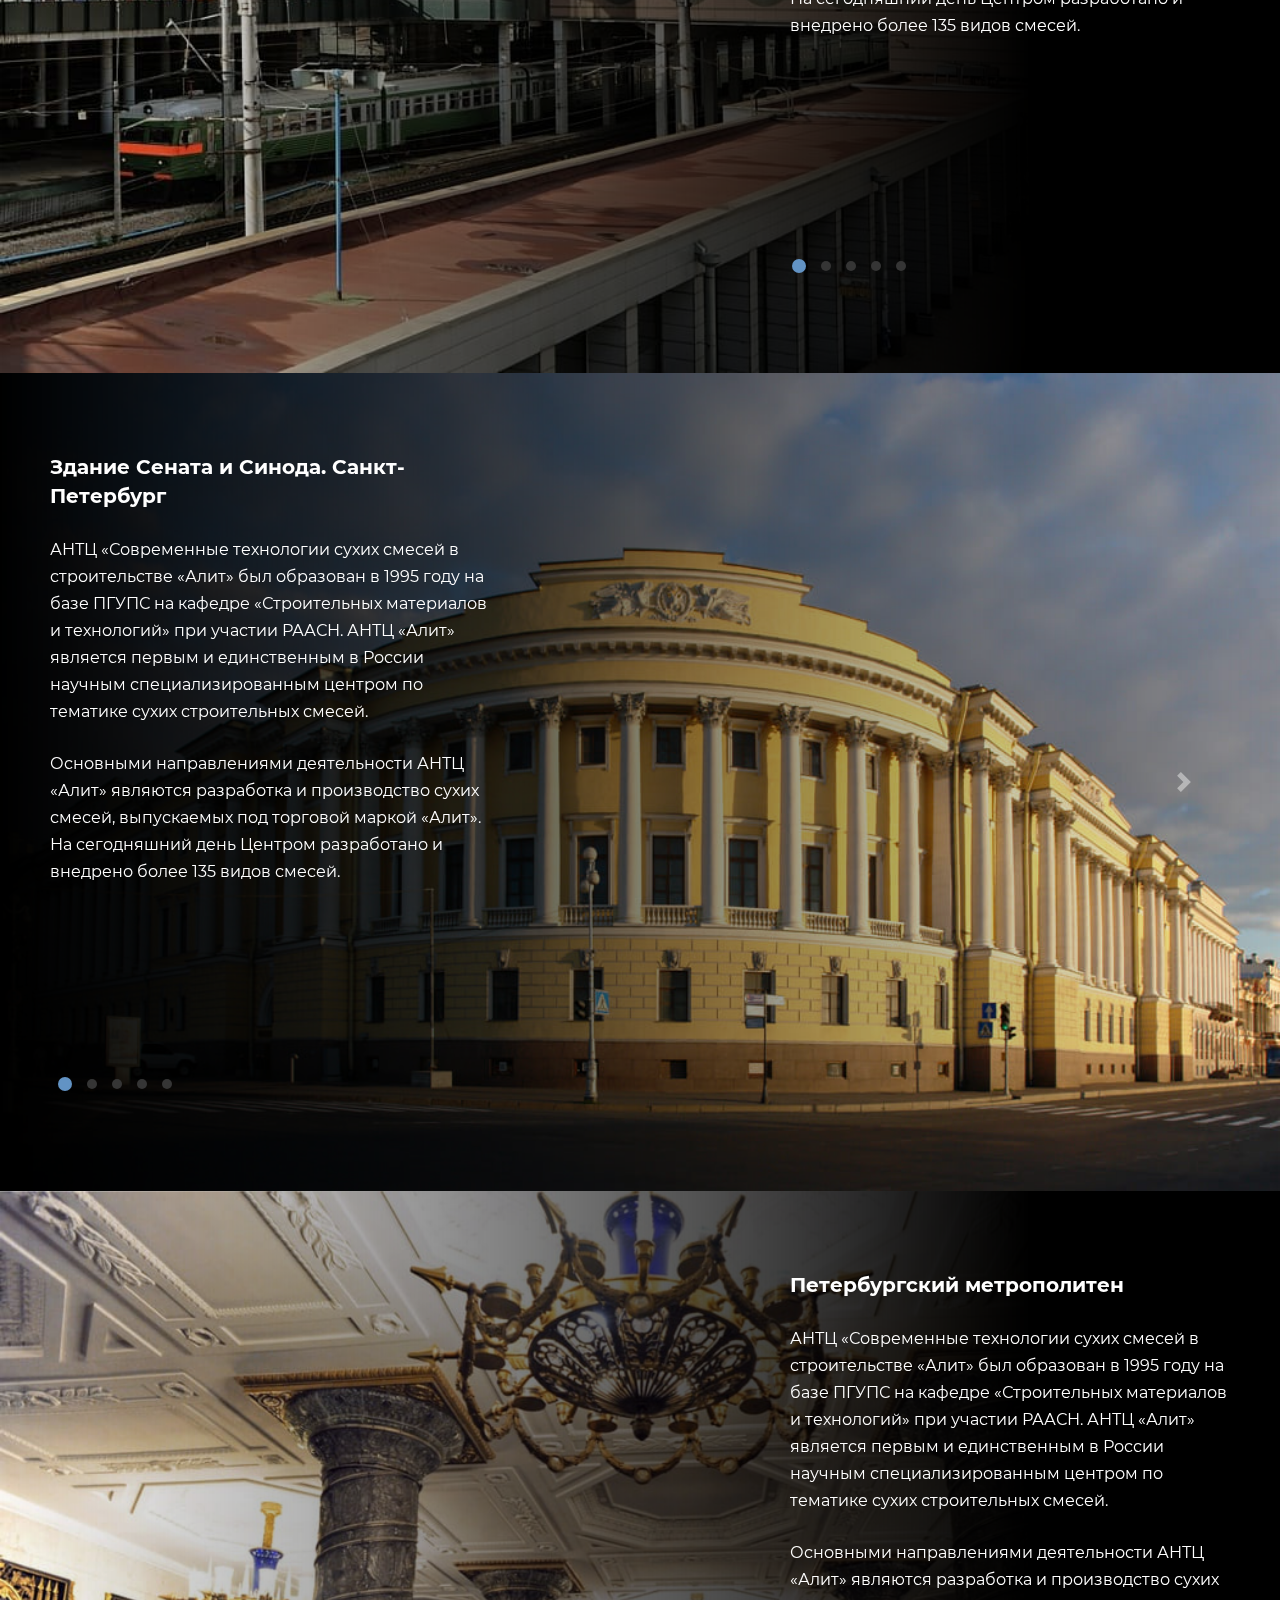
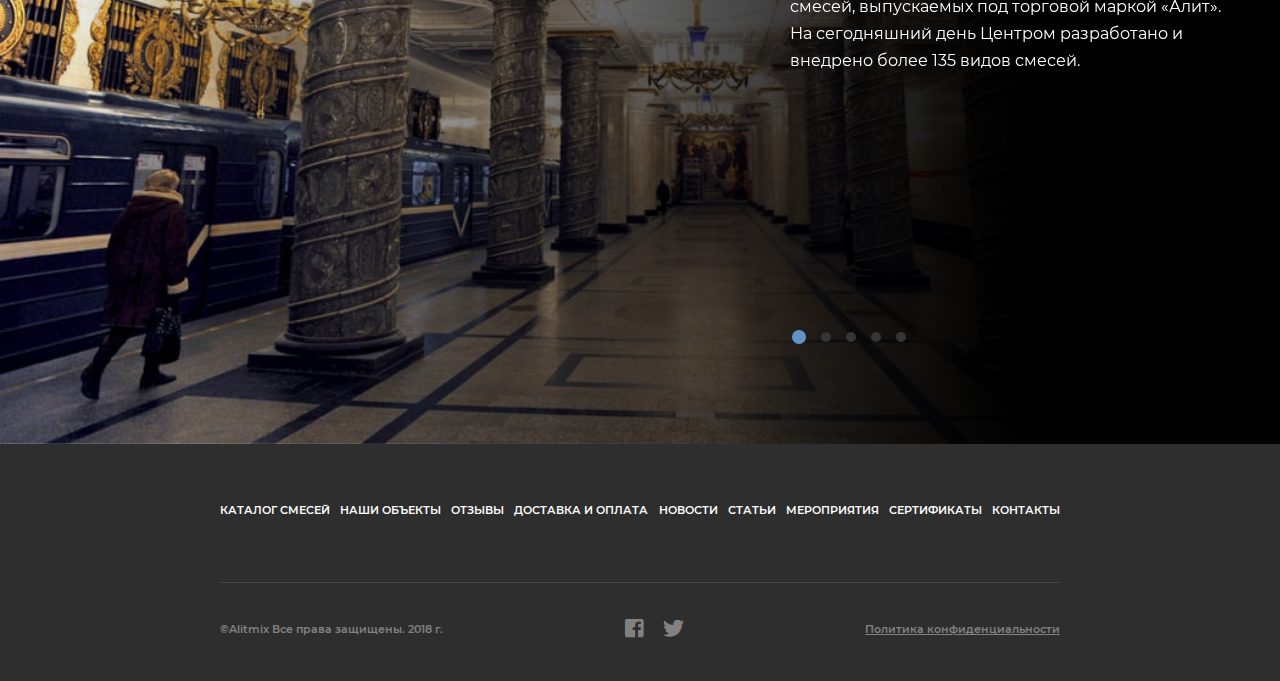
<file: our-objects.html>
<!DOCTYPE html>
<html lang="ru">

<head>

	<meta charset="utf-8">
	<!-- <base href="/"> -->

	<title>Main</title>
	<meta name="description" content="">

	<meta http-equiv="X-UA-Compatible" content="IE=edge">
	<meta name="viewport" content="width=device-width, initial-scale=1, maximum-scale=1">
	
	<!-- Template Basic Images Start -->
	<meta property="og:image" content="path/to/image.jpg">
	<link rel="icon" href="img/favicon/favicon.ico">
	<link rel="apple-touch-icon" sizes="180x180" href="img/favicon/apple-touch-icon-180x180.png">
	<!-- Template Basic Images End -->
	
	<!-- Custom Browsers Color Start -->
	<meta name="theme-color" content="#000">
	<!-- Custom Browsers Color End -->

	<link rel="stylesheet" href="css/main.min.css">

</head>

<body>
	<nav class="navbar navbar-expand navbar-dark">
		<div class="container">
			<button class="navbar-toggler" type="button" data-toggle="collapse" data-target="#navbarSupportedContent1" aria-controls="navbarSupportedContent1" aria-expanded="false" aria-label="Toggle navigation">
				<span class="navbar-toggler-icon"></span>
			</button>
			<div class="collapse navbar-collapse" id="navbarSupportedContent1">
				<ul class="navbar-nav ml-auto d-flex align-items-center">
					<li class="nav-item tel-1">
						<a class="nav-link tel" href="#">+7 812 380 65 72</a>
					</li>
					<li class="nav-item tel-2">
						<a class="nav-link tel" href="#">+7 981 89 34 982</a>
					</li>
					<li class="nav-item divider search">
						<a class="nav-link d-flex align-items-center" href="#">
							<div class="form-group d-flex align-items-center">
								<label for="search1"><svg width="22" height="22" viewBox="0 0 22 22" fill="#BDBDBD"xmlns="http://www.w3.org/2000/svg">
									<path id="search" d="M21.7306 20.4376L16.4416 15.1486C17.7527 13.5502 18.5429 11.5029 18.5429 9.27143C18.5429 4.15306 14.3898 0 9.27143 0C4.14857 0 0 4.15306 0 9.27143C0 14.3898 4.14857 18.5429 9.27143 18.5429C11.5029 18.5429 13.5457 17.7571 15.1441 16.4461L20.4331 21.7306C20.7922 22.0898 21.3714 22.0898 21.7306 21.7306C22.0898 21.3759 22.0898 20.7922 21.7306 20.4376ZM9.27143 16.6975C5.17224 16.6975 1.84082 13.3661 1.84082 9.27143C1.84082 5.17673 5.17224 1.84082 9.27143 1.84082C13.3661 1.84082 16.702 5.17673 16.702 9.27143C16.702 13.3661 13.3661 16.6975 9.27143 16.6975Z" >
									</svg></label>
									<input type="text" id="searchInput" class="form-control" id="search1" aria-describedby="search" placeholder="Поиск">
								</div>
							</a>
							<div class="dropdown-menu" id="searchMenu">
								<a class="dropdown-item d-flex" href="#">
									<img src="img/АЛИТ ГРР-1_8.png" alt="">
									<p>Сухая смесь монтажная подливочная цементная дисперсная саморастекающаяся АЛИТ СДМП-1ср</p>
								</a>
								<a class="dropdown-item d-flex" href="#">
									<img src="img/АЛИТ ГРР-1_8.png" alt="">
									<p>Сухая смесь монтажная подливочная цементная дисперсная саморастекающаяся АЛИТ СДМП-1ср</p>
								</a>
								<a class="dropdown-item d-flex" href="#">
									<img src="img/АЛИТ ГРР-1_8.png" alt="">
									<p>Сухая смесь монтажная подливочная цементная дисперсная саморастекающаяся АЛИТ СДМП-1ср</p>
								</a>
							</div>
						</li>
						<li class="nav-item divider cart">
							<a class="nav-link d-flex align-items-center" href="cart.html">
								<svg version="1.1" xmlns="http://www.w3.org/2000/svg" xmlns:xlink="http://www.w3.org/1999/xlink" preserveAspectRatio="xMidYMid meet" viewBox="426.22376108033507 118.85465116279077 27.03000000000003 24.419999999999945" width="23.03" height="20.42" stroke="#bdbdbd" id="cart"><defs><path d="M449.17 139.19C449.17 138.59 448.7 138.11 448.12 138.11C447.54 138.11 447.07 138.59 447.07 139.19C447.07 139.79 447.54 140.27 448.12 140.27C448.7 140.27 449.17 139.79 449.17 139.19Z" id="f4rbEJxWEB"></path><path d="M435.98 139.19C435.98 138.59 435.51 138.11 434.94 138.11C434.36 138.11 433.89 138.59 433.89 139.19C433.89 139.79 434.36 140.27 434.94 140.27C435.51 140.27 435.98 139.79 435.98 139.19Z" id="b19pjt3CAO"></path><path d="M427.22 119.85L431.41 119.85C433.09 128.56 434.03 133.4 434.22 134.36C434.31 134.86 434.57 135.31 434.96 135.63C435.34 135.95 435.82 136.12 436.31 136.11C437.33 136.11 445.47 136.11 446.49 136.11C446.98 136.12 447.46 135.95 447.84 135.63C448.22 135.31 448.48 134.86 448.58 134.36C448.69 133.76 449.25 130.73 450.25 125.27L432.46 125.27" id="bt2be4b70"></path></defs><g><g><use xlink:href="#f4rbEJxWEB" opacity="1" fill-opacity="0"></use><g><use xlink:href="#f4rbEJxWEB" opacity="1" stroke-width="2" stroke-opacity="1"></use></g></g><g><use xlink:href="#b19pjt3CAO" opacity="1"></use><g><use xlink:href="#b19pjt3CAO" opacity="1" fill-opacity="0" stroke-width="2" stroke-opacity="1"></use></g></g><g><use xlink:href="#bt2be4b70" opacity="1" fill="#000000" fill-opacity="0"></use><g><use xlink:href="#bt2be4b70" opacity="1" fill-opacity="0"  stroke-width="1.8" stroke-opacity="1"></use></g></g></g></svg>
								<span class="badge badge-danger">12</span><span>Корзина</span></a>
							</li>
							<li class="nav-item divider lk">
								<a class="nav-link d-flex align-items-center pr-0" data-toggle="modal" href="#enter-cabinet">
									<svg width="22" height="22" viewBox="0 0 22 22" fill="#bdbdbd" xmlns="http://www.w3.org/2000/svg">
										<path d="M3.2218 14.2218C4.4199 13.0237 5.84594 12.1368 7.40184 11.5999C5.73543 10.4522 4.64062 8.53136 4.64062 6.35938C4.64062 2.85282 7.49345 0 11 0C14.5066 0 17.3594 2.85282 17.3594 6.35938C17.3594 8.53136 16.2646 10.4522 14.5981 11.5999C16.154 12.1368 17.5801 13.0237 18.7782 14.2218C20.8558 16.2995 22 19.0618 22 22H20.2812C20.2812 16.8823 16.1177 12.7188 11 12.7188C5.88229 12.7188 1.71875 16.8823 1.71875 22H0C0 19.0618 1.14421 16.2995 3.2218 14.2218ZM11 11C13.5588 11 15.6406 8.91825 15.6406 6.35938C15.6406 3.8005 13.5588 1.71875 11 1.71875C8.44117 1.71875 6.35938 3.8005 6.35938 6.35938C6.35938 8.91825 8.44117 11 11 11Z"/>
									</svg>
								Личный кабинет</a>
							</li>
						</ul>
					</div>
				</div>
			</nav>
			<nav class="navbar navbar-expand-lg navbar-light">
				<div class="container">
					<a class="navbar-brand d-flex align-items-center" href="index.html">
						<img src="img/logo_alit_final_end.png" alt=""> 
						<div class="logo-text">Сухие смеси для <br> 
						профессионалов</div>
					</a>
					<button class="navbar-toggler" type="button" data-toggle="collapse" data-target="#navbarSupportedContent" aria-controls="navbarSupportedContent" aria-expanded="false" aria-label="Toggle navigation">
						<span class="navbar-toggler-icon"></span>
					</button>
					<div class="collapse navbar-collapse" id="navbarSupportedContent">
						<ul class="navbar-nav ml-auto">
							<li class="nav-item">
								<a class="nav-link" href="catalog.html">Каталог смесей</a>
							</li>
							<li class="nav-item">
								<a class="nav-link" href="our-objects.html">Наши объекты</a>
							</li>
							<li class="nav-item">
								<a class="nav-link" href="reviews.html">Отзывы</a>
							</li>
							<li class="nav-item">
								<a class="nav-link" href="delivery.html">Доставка и оплата</a>
							</li>
							<li class="nav-item dropdown">
								<a class="nav-link" href="#" id="navbarDropdown" role="button" data-toggle="dropdown" aria-haspopup="true" aria-expanded="false">
									Информация <i class="fas fa-angle-down"></i>
								</a>
								<div class="dropdown-menu" aria-labelledby="navbarDropdown">
									<a class="dropdown-item" href="news.html">Новости</a>
									<a class="dropdown-item" href="articles.html">Статьи</a>
									<a class="dropdown-item" href="events.html">Мероприятия</a>
									<a class="dropdown-item" href="diplomas.html">Сертификаты</a>
								</div>
							</li>
							<li class="nav-item">
								<a class="nav-link pr-0" href="contacts.html">Контакты</a>
							</li>
						</ul>
					</div>
				</div>
			</nav>
			<main class="objects">
				<div id="carouselFirst" class="carousel slide" data-ride="carousel">
					<ol class="carousel-indicators">
						<li data-target="#carouselFirst" data-slide-to="0" class="active"></li>
						<li data-target="#carouselFirst" data-slide-to="1"></li>
						<li data-target="#carouselFirst" data-slide-to="2"></li>
						<li data-target="#carouselFirst" data-slide-to="3"></li>
						<li data-target="#carouselFirst" data-slide-to="4"></li>
					</ol>
					<div class="carousel-inner">
						<div class="overlay"></div>
						<div class="text">
							<h1 class="another">Наши объекты</h1>
							<h2>Меньшиковский дворец.
							Ораниенбаум</h2>
							<p>АНТЦ «Современные технологии сухих смесей в строительстве «Алит» был образован в 1995 году на базе ПГУПС на кафедре «Строительных материалов и технологий» при участии РААСН. АНТЦ «Алит» является первым и единственным в России научным специализированным центром по тематике сухих строительных смесей.</p>
							<p>Основными направлениями деятельности АНТЦ «Алит» являются разработка и производство сухих смесей, выпускаемых под торговой маркой «Алит». На сегодняшний день Центром разработано и внедрено более 135 видов смесей.</p>
						</div>
						<div class="carousel-item active">
							<img class="d-block w-100" src="img/objects/3b3dbec2fa0240478911d4990c6dfe14.jpg" alt="First slide">
						</div>
						<div class="carousel-item">
							<img class="d-block w-100" src="img/objects/3b3dbec2fa0240478911d4990c6dfe14.jpg" alt="Second slide">
						</div>
						<div class="carousel-item">
							<img class="d-block w-100" src="img/objects/3b3dbec2fa0240478911d4990c6dfe14.jpg" alt="Third slide">
						</div>
						<div class="carousel-item">
							<img class="d-block w-100" src="img/objects/3b3dbec2fa0240478911d4990c6dfe14.jpg" alt="Third slide">
						</div>
						<div class="carousel-item">
							<img class="d-block w-100" src="img/objects/3b3dbec2fa0240478911d4990c6dfe14.jpg" alt="Third slide">
						</div>
					</div>
					<a class="carousel-control-prev" href="#carouselFirst" role="button" data-slide="prev">
						<span class="carousel-control-prev-icon" aria-hidden="true"></span>
						<span class="sr-only">Previous</span>
					</a>
					<a class="carousel-control-next" href="#carouselFirst" role="button" data-slide="next">
						<span class="carousel-control-next-icon" aria-hidden="true"></span>
						<span class="sr-only">Next</span>
					</a>
				</div>
				<div id="carouselSecond" class="carousel slide" data-ride="carousel">
					<ol class="carousel-indicators">
						<li data-target="#carouselSecond" data-slide-to="0" class="active"></li>
						<li data-target="#carouselSecond" data-slide-to="1"></li>
						<li data-target="#carouselSecond" data-slide-to="2"></li>
						<li data-target="#carouselSecond" data-slide-to="3"></li>
						<li data-target="#carouselSecond" data-slide-to="4"></li>
					</ol>
					<div class="carousel-inner">
						<div class="overlay"></div>
						<div class="text">
							<h2>Ладожский вокзал в Санкт-Петербурге</h2>
							<p>АНТЦ «Современные технологии сухих смесей в строительстве «Алит» был образован в 1995 году на базе ПГУПС на кафедре «Строительных материалов и технологий» при участии РААСН. АНТЦ «Алит» является первым и единственным в России научным специализированным центром по тематике сухих строительных смесей.</p>
							<p>Основными направлениями деятельности АНТЦ «Алит» являются разработка и производство сухих смесей, выпускаемых под торговой маркой «Алит». На сегодняшний день Центром разработано и внедрено более 135 видов смесей.</p>
						</div>
						<div class="carousel-item active">
							<img class="d-block w-100" src="img/objects/a1c0ec8f28ddf602e144c8a3691f560c.jpg" alt="First slide">
						</div>
						<div class="carousel-item">
							<img class="d-block w-100" src="img/objects/a1c0ec8f28ddf602e144c8a3691f560c.jpg" alt="Second slide">
						</div>
						<div class="carousel-item">
							<img class="d-block w-100" src="img/objects/a1c0ec8f28ddf602e144c8a3691f560c.jpg" alt="Third slide">
						</div>
						<div class="carousel-item">
							<img class="d-block w-100" src="img/objects/a1c0ec8f28ddf602e144c8a3691f560c.jpg" alt="Second slide">
						</div>
						<div class="carousel-item">
							<img class="d-block w-100" src="img/objects/a1c0ec8f28ddf602e144c8a3691f560c.jpg" alt="Third slide">
						</div>
					</div>
					<a class="carousel-control-prev" href="#carouselSecond" role="button" data-slide="prev">
						<span class="carousel-control-prev-icon" aria-hidden="true"></span>
						<span class="sr-only">Previous</span>
					</a>
					<a class="carousel-control-next" href="#carouselSecond" role="button" data-slide="next">
						<span class="carousel-control-next-icon" aria-hidden="true"></span>
						<span class="sr-only">Next</span>
					</a>
				</div>
				<div id="carouselThird" class="carousel slide" data-ride="carousel">
					<ol class="carousel-indicators">
						<li data-target="#carouselThird" data-slide-to="0" class="active"></li>
						<li data-target="#carouselThird" data-slide-to="1"></li>
						<li data-target="#carouselThird" data-slide-to="2"></li>
						<li data-target="#carouselThird" data-slide-to="3"></li>
						<li data-target="#carouselThird" data-slide-to="4"></li>
					</ol>
					<div class="carousel-inner">
						<div class="overlay"></div>
						<div class="text d-flex flex-column">
							<h2>Здание Сената и Синода.
							Санкт-Петербург</h2>
							<p>АНТЦ «Современные технологии сухих смесей в строительстве «Алит» был образован в 1995 году на базе ПГУПС на кафедре «Строительных материалов и технологий» при участии РААСН. АНТЦ «Алит» является первым и единственным в России научным специализированным центром по тематике сухих строительных смесей.</p>
							<p>Основными направлениями деятельности АНТЦ «Алит» являются разработка и производство сухих смесей, выпускаемых под торговой маркой «Алит». На сегодняшний день Центром разработано и внедрено более 135 видов смесей.</p>
						</div>
						<div class="carousel-item active">
							<img class="d-block w-100" src="img/objects/5d7aeda507b6d4541d961e8372b17f6d.jpg" alt="First slide">
						</div>
						<div class="carousel-item">
							<img class="d-block w-100" src="img/objects/5d7aeda507b6d4541d961e8372b17f6d.jpg" alt="Second slide">
						</div>
						<div class="carousel-item">
							<img class="d-block w-100" src="img/objects/5d7aeda507b6d4541d961e8372b17f6d.jpg" alt="Third slide">
						</div>
						<div class="carousel-item">
							<img class="d-block w-100" src="img/objects/5d7aeda507b6d4541d961e8372b17f6d.jpg" alt="Second slide">
						</div>
						<div class="carousel-item">
							<img class="d-block w-100" src="img/objects/5d7aeda507b6d4541d961e8372b17f6d.jpg" alt="Third slide">
						</div>
					</div>
					<a class="carousel-control-prev" href="#carouselThird" role="button" data-slide="prev">
						<span class="carousel-control-prev-icon" aria-hidden="true"></span>
						<span class="sr-only">Previous</span>
					</a>
					<a class="carousel-control-next" href="#carouselThird" role="button" data-slide="next">
						<span class="carousel-control-next-icon" aria-hidden="true"></span>
						<span class="sr-only">Next</span>
					</a>
				</div>
				<div id="carouselForth" class="carousel slide" data-ride="carousel">
					<ol class="carousel-indicators">
						<li data-target="#carouselForth" data-slide-to="0" class="active"></li>
						<li data-target="#carouselForth" data-slide-to="1"></li>
						<li data-target="#carouselForth" data-slide-to="2"></li>
						<li data-target="#carouselForth" data-slide-to="3"></li>
						<li data-target="#carouselForth" data-slide-to="4"></li>
					</ol>
					<div class="carousel-inner">
						<div class="overlay"></div>
						<div class="text">
							<h2>Петербургский метрополитен</h2>
							<p>АНТЦ «Современные технологии сухих смесей в строительстве «Алит» был образован в 1995 году на базе ПГУПС на кафедре «Строительных материалов и технологий» при участии РААСН. АНТЦ «Алит» является первым и единственным в России научным специализированным центром по тематике сухих строительных смесей.</p>
							<p>Основными направлениями деятельности АНТЦ «Алит» являются разработка и производство сухих смесей, выпускаемых под торговой маркой «Алит». На сегодняшний день Центром разработано и внедрено более 135 видов смесей.</p>
						</div>
						<div class="carousel-item active">
							<img class="d-block w-100" src="img/objects/81da44df080f3181c262dc7636af20ed.jpg" alt="First slide">
						</div>
						<div class="carousel-item">
							<img class="d-block w-100" src="img/objects/81da44df080f3181c262dc7636af20ed.jpg" alt="Second slide">
						</div>
						<div class="carousel-item">
							<img class="d-block w-100" src="img/objects/81da44df080f3181c262dc7636af20ed.jpg" alt="Third slide">
						</div>
						<div class="carousel-item">
							<img class="d-block w-100" src="img/objects/81da44df080f3181c262dc7636af20ed.jpg" alt="Second slide">
						</div>
						<div class="carousel-item">
							<img class="d-block w-100" src="img/objects/81da44df080f3181c262dc7636af20ed.jpg" alt="Third slide">
						</div>
					</div>
					<a class="carousel-control-prev" href="#carouselForth" role="button" data-slide="prev">
						<span class="carousel-control-prev-icon" aria-hidden="true"></span>
						<span class="sr-only">Previous</span>
					</a>
					<a class="carousel-control-next" href="#carouselForth" role="button" data-slide="next">
						<span class="carousel-control-next-icon" aria-hidden="true"></span>
						<span class="sr-only">Next</span>
					</a>
				</div>
			</main>
			<footer>
				<div class="container">
					<div class="wrapper">
						<div class="menu d-flex justify-content-between">
							<a href="#">Каталог смесей</a>
							<a href="#">Наши объекты</a>
							<a href="#">Отзывы</a>
							<a href="#">Доставка и оплата</a>
							<a href="#">Новости</a>
							<a href="#">Статьи</a>
							<a href="#">Мероприятия</a>
							<a href="#">Сертификаты</a>
							<a href="#">Контакты</a>
						</div>
						<div class="divider"></div>
						<div class="footer-bottom d-flex justify-content-between align-items-center">
							<p>©Alitmix Все права защищены. 2018 г.</p>
							<div class="soc">
								<a href="#"><i class="fab fa-facebook-square"></i></a>
								<a href="#"><i class="fab fa-twitter"></i></a>
							</div>
							<a href="#">Политика конфиденциальности</a>
						</div>
					</div>
				</div>
			</footer>

			<!-- ----------------------------------------------------modal------------------------------------------------------ -->
			<div class="modal fade" id="enter-cabinet" tabindex="-1" role="dialog" aria-labelledby="exampleModalLabel" aria-hidden="true" data-backdrop="false" data-keyboard="true">
			<div class="modal-dialog" role="document">
				<div class="modal-content">
					<div class="modal-body">
						<h5 class="modal-title">Вход в личный кабинет</h5>
						<form action="cabinet.html">
							<div class="form-group">
								<input type="email" class="form-control" id="exampleInputEmail1" aria-describedby="emailHelp" placeholder="E-mail">
							</div>
							<div class="form-group">
								<input type="password" class="form-control" id="exampleInputPassword1" placeholder="Пароль">
							</div>
							<button type="submit" class="btn btn-danger">Авторизоваться</button>
							<div class="links d-flex justify-content-between">
								<a href="#registration" id="reg" data-toggle="modal">Регистрация</a>
								<a href="">Забыли пароль</a>
							</div>
						</form>
					</div>
				</div>
			</div>
		</div>
		<div class="modal fade" id="registration" tabindex="-1" role="dialog" aria-labelledby="exampleModalLabel" aria-hidden="true" data-backdrop="false" data-keyboard="true" data-focus="true">
			<div class="modal-dialog" role="document">
				<div class="modal-content">
					<div class="modal-body">
						<h5 class="modal-title">Зарегистрировать личный кабинет</h5>
						<form action="cabinet.html">
						<div class="row">
							<div class="col-sm-6 inp">
								<div class="form-group">
									<input type="text" class="form-control"  placeholder="ФИО">
								</div>
							</div>
							<div class="col-sm-6 inp">
								<div class="form-group">
									<input type="password" class="form-control" placeholder="Пароль">
								</div>
							</div>
						</div>
						<div class="row">
							<div class="col-sm-6 col-12 inp">
								<div class="form-group">
									<input type="text" class="form-control" placeholder="Телефон">
								</div>
							</div>
							<div class="col-sm-6 inp">
								<div class="form-group">
									<input type="password" class="form-control" placeholder="Повторите пароль">
								</div>
							</div>
						</div>
						<div class="row">
							<div class="col-sm-6 inp">
								<div class="form-group">
									<input type="email" class="form-control" aria-describedby="emailHelp" placeholder="E-mail">
								</div>
							</div>
							<div class="col-sm-6 inp">
								<button type="submit" class="btn btn-danger">Авторизоваться</button>
							</div>
						</div>
						<div class="permission d-flex justify-content-end align-items-start">
							<input class="radio" type="radio" aria-label="Radio button for following text input">
							<p>Я даю своё согласие на обработку <br>
								моих <span>персональных данных</span></p>
							</div>
							</form>
						</div>
					</div>
				</div>
			</div>
				<script src="js/scripts.min.js"></script>
			</body>
			</html>
</file>
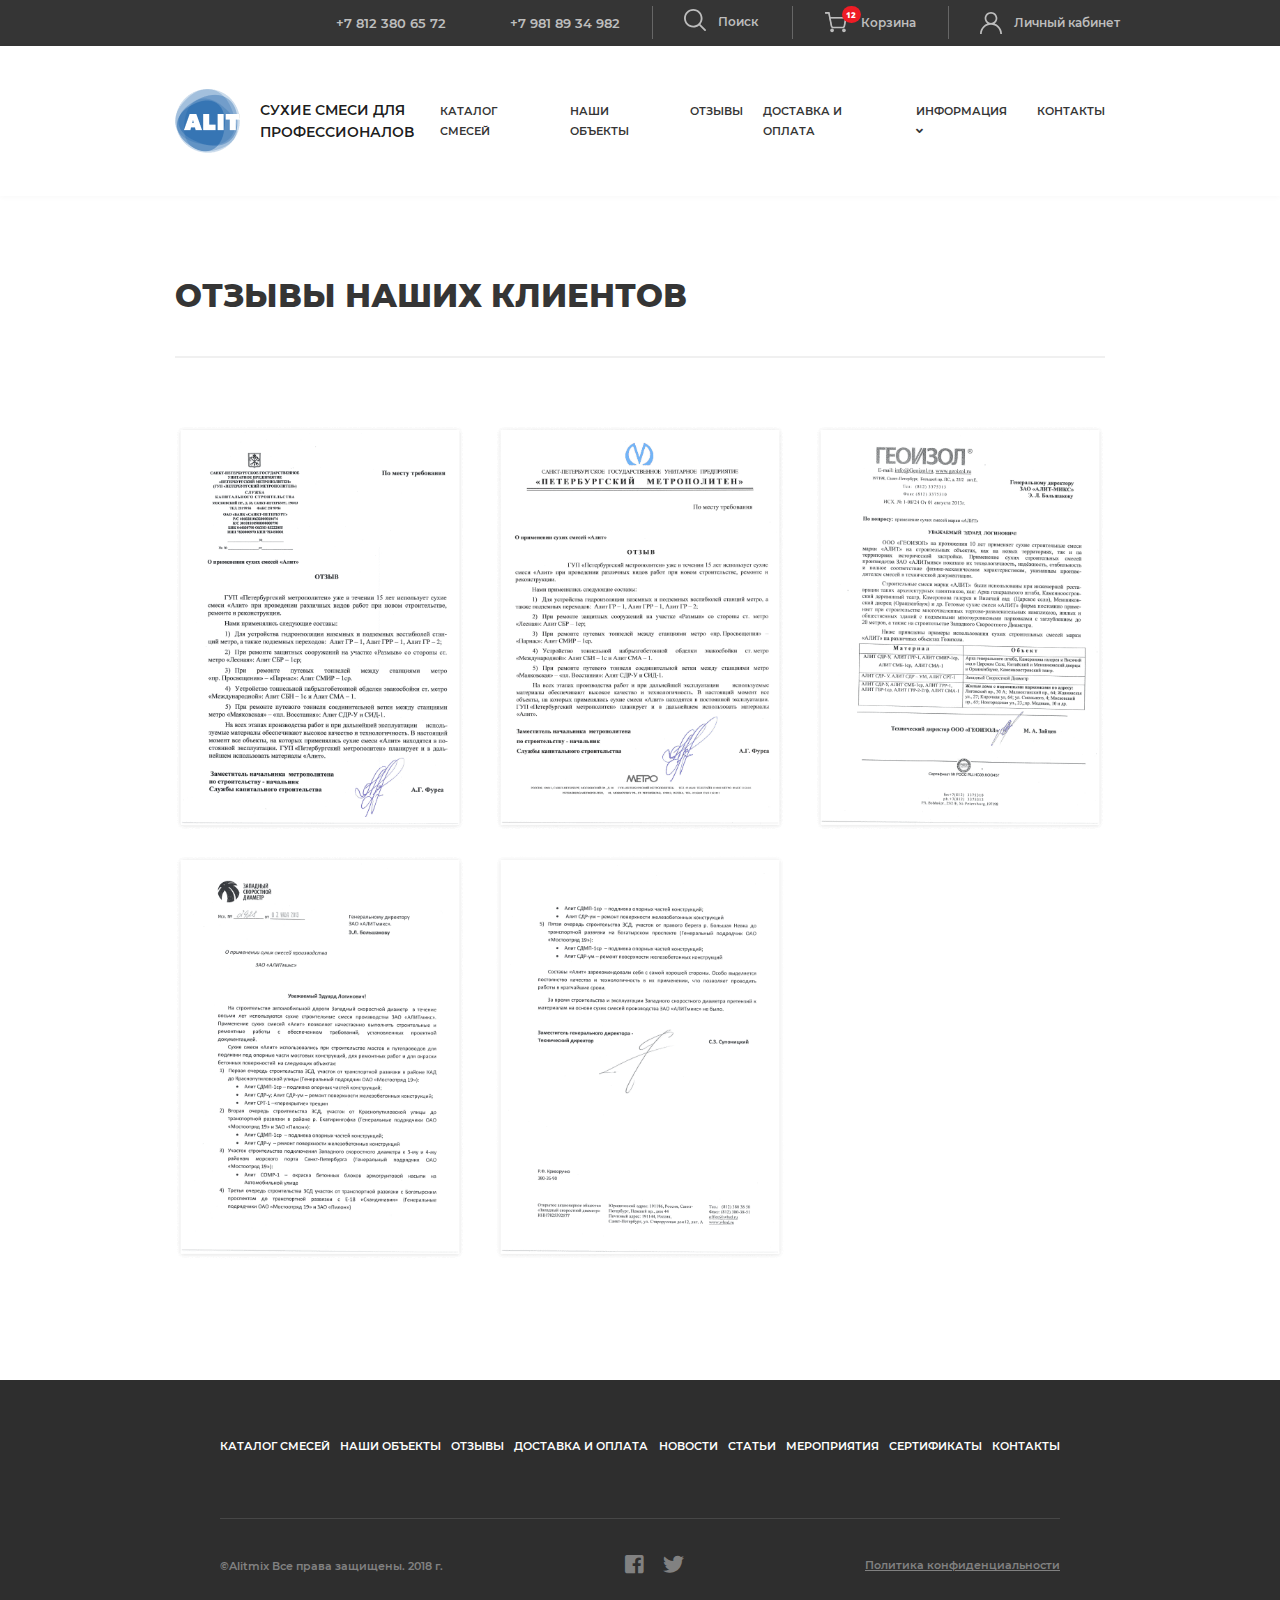
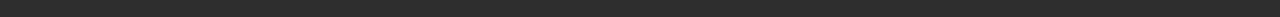
<file: reviews.html>
<!DOCTYPE html>
<html lang="ru">

<head>

	<meta charset="utf-8">
	<!-- <base href="/"> -->

	<title>Main</title>
	<meta name="description" content="">

	<meta http-equiv="X-UA-Compatible" content="IE=edge">
	<meta name="viewport" content="width=device-width, initial-scale=1, maximum-scale=1">
	
	<!-- Template Basic Images Start -->
	<meta property="og:image" content="path/to/image.jpg">
	<link rel="icon" href="img/favicon/favicon.ico">
	<link rel="apple-touch-icon" sizes="180x180" href="img/favicon/apple-touch-icon-180x180.png">
	<!-- Template Basic Images End -->
	
	<!-- Custom Browsers Color Start -->
	<meta name="theme-color" content="#000">
	<!-- Custom Browsers Color End -->

	<link rel="stylesheet" href="css/main.min.css">

</head>

<body>
	<nav class="navbar navbar-expand navbar-dark">
		<div class="container">
			<button class="navbar-toggler" type="button" data-toggle="collapse" data-target="#navbarSupportedContent1" aria-controls="navbarSupportedContent1" aria-expanded="false" aria-label="Toggle navigation">
				<span class="navbar-toggler-icon"></span>
			</button>
			<div class="collapse navbar-collapse" id="navbarSupportedContent1">
				<ul class="navbar-nav ml-auto d-flex align-items-center">
					<li class="nav-item tel-1">
						<a class="nav-link tel" href="#">+7 812 380 65 72</a>
					</li>
					<li class="nav-item tel-2">
						<a class="nav-link tel" href="#">+7 981 89 34 982</a>
					</li>
					<li class="nav-item divider search">
						<a class="nav-link d-flex align-items-center" href="#">
							<div class="form-group d-flex align-items-center">
								<label for="search1"><svg width="22" height="22" viewBox="0 0 22 22" fill="#BDBDBD"xmlns="http://www.w3.org/2000/svg">
									<path id="search" d="M21.7306 20.4376L16.4416 15.1486C17.7527 13.5502 18.5429 11.5029 18.5429 9.27143C18.5429 4.15306 14.3898 0 9.27143 0C4.14857 0 0 4.15306 0 9.27143C0 14.3898 4.14857 18.5429 9.27143 18.5429C11.5029 18.5429 13.5457 17.7571 15.1441 16.4461L20.4331 21.7306C20.7922 22.0898 21.3714 22.0898 21.7306 21.7306C22.0898 21.3759 22.0898 20.7922 21.7306 20.4376ZM9.27143 16.6975C5.17224 16.6975 1.84082 13.3661 1.84082 9.27143C1.84082 5.17673 5.17224 1.84082 9.27143 1.84082C13.3661 1.84082 16.702 5.17673 16.702 9.27143C16.702 13.3661 13.3661 16.6975 9.27143 16.6975Z" >
									</svg></label>
									<input type="text" id="searchInput" class="form-control" id="search1" aria-describedby="search" placeholder="Поиск">
								</div>
							</a>
							<div class="dropdown-menu" id="searchMenu">
								<a class="dropdown-item d-flex" href="#">
									<img src="img/АЛИТ ГРР-1_8.png" alt="">
									<p>Сухая смесь монтажная подливочная цементная дисперсная саморастекающаяся АЛИТ СДМП-1ср</p>
								</a>
								<a class="dropdown-item d-flex" href="#">
									<img src="img/АЛИТ ГРР-1_8.png" alt="">
									<p>Сухая смесь монтажная подливочная цементная дисперсная саморастекающаяся АЛИТ СДМП-1ср</p>
								</a>
								<a class="dropdown-item d-flex" href="#">
									<img src="img/АЛИТ ГРР-1_8.png" alt="">
									<p>Сухая смесь монтажная подливочная цементная дисперсная саморастекающаяся АЛИТ СДМП-1ср</p>
								</a>
							</div>
						</li>
						<li class="nav-item divider cart">
							<a class="nav-link d-flex align-items-center" href="cart.html">
								<svg version="1.1" xmlns="http://www.w3.org/2000/svg" xmlns:xlink="http://www.w3.org/1999/xlink" preserveAspectRatio="xMidYMid meet" viewBox="426.22376108033507 118.85465116279077 27.03000000000003 24.419999999999945" width="23.03" height="20.42" stroke="#bdbdbd" id="cart"><defs><path d="M449.17 139.19C449.17 138.59 448.7 138.11 448.12 138.11C447.54 138.11 447.07 138.59 447.07 139.19C447.07 139.79 447.54 140.27 448.12 140.27C448.7 140.27 449.17 139.79 449.17 139.19Z" id="f4rbEJxWEB"></path><path d="M435.98 139.19C435.98 138.59 435.51 138.11 434.94 138.11C434.36 138.11 433.89 138.59 433.89 139.19C433.89 139.79 434.36 140.27 434.94 140.27C435.51 140.27 435.98 139.79 435.98 139.19Z" id="b19pjt3CAO"></path><path d="M427.22 119.85L431.41 119.85C433.09 128.56 434.03 133.4 434.22 134.36C434.31 134.86 434.57 135.31 434.96 135.63C435.34 135.95 435.82 136.12 436.31 136.11C437.33 136.11 445.47 136.11 446.49 136.11C446.98 136.12 447.46 135.95 447.84 135.63C448.22 135.31 448.48 134.86 448.58 134.36C448.69 133.76 449.25 130.73 450.25 125.27L432.46 125.27" id="bt2be4b70"></path></defs><g><g><use xlink:href="#f4rbEJxWEB" opacity="1" fill-opacity="0"></use><g><use xlink:href="#f4rbEJxWEB" opacity="1" stroke-width="2" stroke-opacity="1"></use></g></g><g><use xlink:href="#b19pjt3CAO" opacity="1"></use><g><use xlink:href="#b19pjt3CAO" opacity="1" fill-opacity="0" stroke-width="2" stroke-opacity="1"></use></g></g><g><use xlink:href="#bt2be4b70" opacity="1" fill="#000000" fill-opacity="0"></use><g><use xlink:href="#bt2be4b70" opacity="1" fill-opacity="0"  stroke-width="1.8" stroke-opacity="1"></use></g></g></g></svg>
								<span class="badge badge-danger">12</span><span>Корзина</span></a>
							</li>
							<li class="nav-item divider lk">
								<a class="nav-link d-flex align-items-center pr-0" data-toggle="modal" href="#enter-cabinet">
									<svg width="22" height="22" viewBox="0 0 22 22" fill="#bdbdbd" xmlns="http://www.w3.org/2000/svg">
										<path d="M3.2218 14.2218C4.4199 13.0237 5.84594 12.1368 7.40184 11.5999C5.73543 10.4522 4.64062 8.53136 4.64062 6.35938C4.64062 2.85282 7.49345 0 11 0C14.5066 0 17.3594 2.85282 17.3594 6.35938C17.3594 8.53136 16.2646 10.4522 14.5981 11.5999C16.154 12.1368 17.5801 13.0237 18.7782 14.2218C20.8558 16.2995 22 19.0618 22 22H20.2812C20.2812 16.8823 16.1177 12.7188 11 12.7188C5.88229 12.7188 1.71875 16.8823 1.71875 22H0C0 19.0618 1.14421 16.2995 3.2218 14.2218ZM11 11C13.5588 11 15.6406 8.91825 15.6406 6.35938C15.6406 3.8005 13.5588 1.71875 11 1.71875C8.44117 1.71875 6.35938 3.8005 6.35938 6.35938C6.35938 8.91825 8.44117 11 11 11Z"/>
									</svg>
								Личный кабинет</a>
							</li>
						</ul>
					</div>
				</div>
			</nav>
			<nav class="navbar navbar-expand-lg navbar-light">
				<div class="container">
					<a class="navbar-brand d-flex align-items-center" href="index.html">
						<img src="img/logo_alit_final_end.png" alt=""> 
						<div class="logo-text">Сухие смеси для <br> 
						профессионалов</div>
					</a>
					<button class="navbar-toggler" type="button" data-toggle="collapse" data-target="#navbarSupportedContent" aria-controls="navbarSupportedContent" aria-expanded="false" aria-label="Toggle navigation">
						<span class="navbar-toggler-icon"></span>
					</button>
					<div class="collapse navbar-collapse" id="navbarSupportedContent">
						<ul class="navbar-nav ml-auto">
							<li class="nav-item">
								<a class="nav-link" href="catalog.html">Каталог смесей</a>
							</li>
							<li class="nav-item">
								<a class="nav-link" href="our-objects.html">Наши объекты</a>
							</li>
							<li class="nav-item">
								<a class="nav-link" href="reviews.html">Отзывы</a>
							</li>
							<li class="nav-item">
								<a class="nav-link" href="delivery.html">Доставка и оплата</a>
							</li>
							<li class="nav-item dropdown">
								<a class="nav-link" href="#" id="navbarDropdown" role="button" data-toggle="dropdown" aria-haspopup="true" aria-expanded="false">
									Информация <i class="fas fa-angle-down"></i>
								</a>
								<div class="dropdown-menu" aria-labelledby="navbarDropdown">
									<a class="dropdown-item" href="news.html">Новости</a>
									<a class="dropdown-item" href="articles.html">Статьи</a>
									<a class="dropdown-item" href="events.html">Мероприятия</a>
									<a class="dropdown-item" href="diplomas.html">Сертификаты</a>
								</div>
							</li>
							<li class="nav-item">
								<a class="nav-link pr-0" href="contacts.html">Контакты</a>
							</li>
						</ul>
					</div>
				</div>
			</nav>
			<main class="reviews">
				<div class="container">
					<h1>Отзывы наших клиентов</h1>
					<div class="row mb-4">
						<div class="col-lg-4"><img src="img/reviews/20130625090050543_0001.png" alt=""></div>
						<div class="col-lg-4"><img src="img/reviews/20130625090143297_0001.png" alt=""></div>
						<div class="col-lg-4"><img src="img/reviews/geoizol.png" alt=""></div>
					</div>
					<div class="row">
						<div class="col-lg-4"><img src="img/reviews/zsd1.png" alt=""></div>
						<div class="col-lg-4"><img src="img/reviews/zsd2.png" alt=""></div>
					</div>
				</div>
			</main>
			<footer>
				<div class="container">
					<div class="wrapper">
						<div class="menu d-flex justify-content-between">
							<a href="#">Каталог смесей</a>
							<a href="#">Наши объекты</a>
							<a href="#">Отзывы</a>
							<a href="#">Доставка и оплата</a>
							<a href="#">Новости</a>
							<a href="#">Статьи</a>
							<a href="#">Мероприятия</a>
							<a href="#">Сертификаты</a>
							<a href="#">Контакты</a>
						</div>
						<div class="divider"></div>
						<div class="footer-bottom d-flex justify-content-between align-items-center">
							<p>©Alitmix Все права защищены. 2018 г.</p>
							<div class="soc">
								<a href="#"><i class="fab fa-facebook-square"></i></a>
								<a href="#"><i class="fab fa-twitter"></i></a>
							</div>
							<a href="#">Политика конфиденциальности</a>
						</div>
					</div>
				</div>
			</footer>

			<!-- ----------------------------------------------------modal------------------------------------------------------ -->
			<div class="modal fade" id="enter-cabinet" tabindex="-1" role="dialog" aria-labelledby="exampleModalLabel" aria-hidden="true" data-backdrop="false" data-keyboard="true">
			<div class="modal-dialog" role="document">
				<div class="modal-content">
					<div class="modal-body">
						<h5 class="modal-title">Вход в личный кабинет</h5>
						<form action="cabinet.html">
							<div class="form-group">
								<input type="email" class="form-control" id="exampleInputEmail1" aria-describedby="emailHelp" placeholder="E-mail">
							</div>
							<div class="form-group">
								<input type="password" class="form-control" id="exampleInputPassword1" placeholder="Пароль">
							</div>
							<button type="submit" class="btn btn-danger">Авторизоваться</button>
							<div class="links d-flex justify-content-between">
								<a href="#registration" id="reg" data-toggle="modal">Регистрация</a>
								<a href="">Забыли пароль</a>
							</div>
						</form>
					</div>
				</div>
			</div>
		</div>
		<div class="modal fade" id="registration" tabindex="-1" role="dialog" aria-labelledby="exampleModalLabel" aria-hidden="true" data-backdrop="false" data-keyboard="true" data-focus="true">
			<div class="modal-dialog" role="document">
				<div class="modal-content">
					<div class="modal-body">
						<h5 class="modal-title">Зарегистрировать личный кабинет</h5>
						<form action="cabinet.html">
						<div class="row">
							<div class="col-sm-6 inp">
								<div class="form-group">
									<input type="text" class="form-control"  placeholder="ФИО">
								</div>
							</div>
							<div class="col-sm-6 inp">
								<div class="form-group">
									<input type="password" class="form-control" placeholder="Пароль">
								</div>
							</div>
						</div>
						<div class="row">
							<div class="col-sm-6 col-12 inp">
								<div class="form-group">
									<input type="text" class="form-control" placeholder="Телефон">
								</div>
							</div>
							<div class="col-sm-6 inp">
								<div class="form-group">
									<input type="password" class="form-control" placeholder="Повторите пароль">
								</div>
							</div>
						</div>
						<div class="row">
							<div class="col-sm-6 inp">
								<div class="form-group">
									<input type="email" class="form-control" aria-describedby="emailHelp" placeholder="E-mail">
								</div>
							</div>
							<div class="col-sm-6 inp">
								<button type="submit" class="btn btn-danger">Авторизоваться</button>
							</div>
						</div>
						<div class="permission d-flex justify-content-end align-items-start">
							<input class="radio" type="radio" aria-label="Radio button for following text input">
							<p>Я даю своё согласие на обработку <br>
								моих <span>персональных данных</span></p>
							</div>
							</form>
						</div>
					</div>
				</div>
			</div>
				<script src="js/scripts.min.js"></script>
			</body>
			</html>
</file>
<file: css/main.min.css>
@charset "UTF-8";.fa,.fab,.fal,.far,.fas{-moz-osx-font-smoothing:grayscale;-webkit-font-smoothing:antialiased;display:inline-block;font-style:normal;font-variant:normal;text-rendering:auto;line-height:1}.fa-lg{font-size:1.33333em;line-height:.75em;vertical-align:-.0667em}.fa-xs{font-size:.75em}.fa-sm{font-size:.875em}.fa-1x{font-size:1em}.fa-2x{font-size:2em}.fa-3x{font-size:3em}.fa-4x{font-size:4em}.fa-5x{font-size:5em}.fa-6x{font-size:6em}.fa-7x{font-size:7em}.fa-8x{font-size:8em}.fa-9x{font-size:9em}.fa-10x{font-size:10em}.fa-fw{text-align:center;width:1.25em}.fa-ul{list-style-type:none;margin-left:2.5em;padding-left:0}.fa-ul>li{position:relative}.fa-li{left:-2em;position:absolute;text-align:center;width:2em;line-height:inherit}.fa-border{border:solid .08em #eee;border-radius:.1em;padding:.2em .25em .15em}.fa-pull-left{float:left}.fa-pull-right{float:right}.fa.fa-pull-left,.fab.fa-pull-left,.fal.fa-pull-left,.far.fa-pull-left,.fas.fa-pull-left{margin-right:.3em}.fa.fa-pull-right,.fab.fa-pull-right,.fal.fa-pull-right,.far.fa-pull-right,.fas.fa-pull-right{margin-left:.3em}.fa-spin{-webkit-animation:fa-spin 2s infinite linear;animation:fa-spin 2s infinite linear}.fa-pulse{-webkit-animation:fa-spin 1s infinite steps(8);animation:fa-spin 1s infinite steps(8)}@-webkit-keyframes fa-spin{0%{-webkit-transform:rotate(0);transform:rotate(0)}100%{-webkit-transform:rotate(360deg);transform:rotate(360deg)}}@keyframes fa-spin{0%{-webkit-transform:rotate(0);transform:rotate(0)}100%{-webkit-transform:rotate(360deg);transform:rotate(360deg)}}.fa-rotate-90{-webkit-transform:rotate(90deg);transform:rotate(90deg)}.fa-rotate-180{-webkit-transform:rotate(180deg);transform:rotate(180deg)}.fa-rotate-270{-webkit-transform:rotate(270deg);transform:rotate(270deg)}.fa-flip-horizontal{-webkit-transform:scale(-1,1);transform:scale(-1,1)}.fa-flip-vertical{-webkit-transform:scale(1,-1);transform:scale(1,-1)}.fa-flip-horizontal.fa-flip-vertical{-webkit-transform:scale(-1,-1);transform:scale(-1,-1)}:root .fa-flip-horizontal,:root .fa-flip-vertical,:root .fa-rotate-180,:root .fa-rotate-270,:root .fa-rotate-90{-webkit-filter:none;filter:none}.fa-stack{display:inline-block;height:2em;line-height:2em;position:relative;vertical-align:middle;width:2em}.fa-stack-1x,.fa-stack-2x{left:0;position:absolute;text-align:center;width:100%}.fa-stack-1x{line-height:inherit}.fa-stack-2x{font-size:2em}.fa-inverse{color:#fff}.fa-500px:before{content:"\f26e"}.fa-accessible-icon:before{content:"\f368"}.fa-accusoft:before{content:"\f369"}.fa-acquisitions-incorporated:before{content:"\f6af"}.fa-ad:before{content:"\f641"}.fa-address-book:before{content:"\f2b9"}.fa-address-card:before{content:"\f2bb"}.fa-adjust:before{content:"\f042"}.fa-adn:before{content:"\f170"}.fa-adversal:before{content:"\f36a"}.fa-affiliatetheme:before{content:"\f36b"}.fa-air-freshener:before{content:"\f5d0"}.fa-algolia:before{content:"\f36c"}.fa-align-center:before{content:"\f037"}.fa-align-justify:before{content:"\f039"}.fa-align-left:before{content:"\f036"}.fa-align-right:before{content:"\f038"}.fa-alipay:before{content:"\f642"}.fa-allergies:before{content:"\f461"}.fa-amazon:before{content:"\f270"}.fa-amazon-pay:before{content:"\f42c"}.fa-ambulance:before{content:"\f0f9"}.fa-american-sign-language-interpreting:before{content:"\f2a3"}.fa-amilia:before{content:"\f36d"}.fa-anchor:before{content:"\f13d"}.fa-android:before{content:"\f17b"}.fa-angellist:before{content:"\f209"}.fa-angle-double-down:before{content:"\f103"}.fa-angle-double-left:before{content:"\f100"}.fa-angle-double-right:before{content:"\f101"}.fa-angle-double-up:before{content:"\f102"}.fa-angle-down:before{content:"\f107"}.fa-angle-left:before{content:"\f104"}.fa-angle-right:before{content:"\f105"}.fa-angle-up:before{content:"\f106"}.fa-angry:before{content:"\f556"}.fa-angrycreative:before{content:"\f36e"}.fa-angular:before{content:"\f420"}.fa-ankh:before{content:"\f644"}.fa-app-store:before{content:"\f36f"}.fa-app-store-ios:before{content:"\f370"}.fa-apper:before{content:"\f371"}.fa-apple:before{content:"\f179"}.fa-apple-alt:before{content:"\f5d1"}.fa-apple-pay:before{content:"\f415"}.fa-archive:before{content:"\f187"}.fa-archway:before{content:"\f557"}.fa-arrow-alt-circle-down:before{content:"\f358"}.fa-arrow-alt-circle-left:before{content:"\f359"}.fa-arrow-alt-circle-right:before{content:"\f35a"}.fa-arrow-alt-circle-up:before{content:"\f35b"}.fa-arrow-circle-down:before{content:"\f0ab"}.fa-arrow-circle-left:before{content:"\f0a8"}.fa-arrow-circle-right:before{content:"\f0a9"}.fa-arrow-circle-up:before{content:"\f0aa"}.fa-arrow-down:before{content:"\f063"}.fa-arrow-left:before{content:"\f060"}.fa-arrow-right:before{content:"\f061"}.fa-arrow-up:before{content:"\f062"}.fa-arrows-alt:before{content:"\f0b2"}.fa-arrows-alt-h:before{content:"\f337"}.fa-arrows-alt-v:before{content:"\f338"}.fa-assistive-listening-systems:before{content:"\f2a2"}.fa-asterisk:before{content:"\f069"}.fa-asymmetrik:before{content:"\f372"}.fa-at:before{content:"\f1fa"}.fa-atlas:before{content:"\f558"}.fa-atom:before{content:"\f5d2"}.fa-audible:before{content:"\f373"}.fa-audio-description:before{content:"\f29e"}.fa-autoprefixer:before{content:"\f41c"}.fa-avianex:before{content:"\f374"}.fa-aviato:before{content:"\f421"}.fa-award:before{content:"\f559"}.fa-aws:before{content:"\f375"}.fa-backspace:before{content:"\f55a"}.fa-backward:before{content:"\f04a"}.fa-balance-scale:before{content:"\f24e"}.fa-ban:before{content:"\f05e"}.fa-band-aid:before{content:"\f462"}.fa-bandcamp:before{content:"\f2d5"}.fa-barcode:before{content:"\f02a"}.fa-bars:before{content:"\f0c9"}.fa-baseball-ball:before{content:"\f433"}.fa-basketball-ball:before{content:"\f434"}.fa-bath:before{content:"\f2cd"}.fa-battery-empty:before{content:"\f244"}.fa-battery-full:before{content:"\f240"}.fa-battery-half:before{content:"\f242"}.fa-battery-quarter:before{content:"\f243"}.fa-battery-three-quarters:before{content:"\f241"}.fa-bed:before{content:"\f236"}.fa-beer:before{content:"\f0fc"}.fa-behance:before{content:"\f1b4"}.fa-behance-square:before{content:"\f1b5"}.fa-bell:before{content:"\f0f3"}.fa-bell-slash:before{content:"\f1f6"}.fa-bezier-curve:before{content:"\f55b"}.fa-bible:before{content:"\f647"}.fa-bicycle:before{content:"\f206"}.fa-bimobject:before{content:"\f378"}.fa-binoculars:before{content:"\f1e5"}.fa-birthday-cake:before{content:"\f1fd"}.fa-bitbucket:before{content:"\f171"}.fa-bitcoin:before{content:"\f379"}.fa-bity:before{content:"\f37a"}.fa-black-tie:before{content:"\f27e"}.fa-blackberry:before{content:"\f37b"}.fa-blender:before{content:"\f517"}.fa-blender-phone:before{content:"\f6b6"}.fa-blind:before{content:"\f29d"}.fa-blogger:before{content:"\f37c"}.fa-blogger-b:before{content:"\f37d"}.fa-bluetooth:before{content:"\f293"}.fa-bluetooth-b:before{content:"\f294"}.fa-bold:before{content:"\f032"}.fa-bolt:before{content:"\f0e7"}.fa-bomb:before{content:"\f1e2"}.fa-bone:before{content:"\f5d7"}.fa-bong:before{content:"\f55c"}.fa-book:before{content:"\f02d"}.fa-book-dead:before{content:"\f6b7"}.fa-book-open:before{content:"\f518"}.fa-book-reader:before{content:"\f5da"}.fa-bookmark:before{content:"\f02e"}.fa-bowling-ball:before{content:"\f436"}.fa-box:before{content:"\f466"}.fa-box-open:before{content:"\f49e"}.fa-boxes:before{content:"\f468"}.fa-braille:before{content:"\f2a1"}.fa-brain:before{content:"\f5dc"}.fa-briefcase:before{content:"\f0b1"}.fa-briefcase-medical:before{content:"\f469"}.fa-broadcast-tower:before{content:"\f519"}.fa-broom:before{content:"\f51a"}.fa-brush:before{content:"\f55d"}.fa-btc:before{content:"\f15a"}.fa-bug:before{content:"\f188"}.fa-building:before{content:"\f1ad"}.fa-bullhorn:before{content:"\f0a1"}.fa-bullseye:before{content:"\f140"}.fa-burn:before{content:"\f46a"}.fa-buromobelexperte:before{content:"\f37f"}.fa-bus:before{content:"\f207"}.fa-bus-alt:before{content:"\f55e"}.fa-business-time:before{content:"\f64a"}.fa-buysellads:before{content:"\f20d"}.fa-calculator:before{content:"\f1ec"}.fa-calendar:before{content:"\f133"}.fa-calendar-alt:before{content:"\f073"}.fa-calendar-check:before{content:"\f274"}.fa-calendar-minus:before{content:"\f272"}.fa-calendar-plus:before{content:"\f271"}.fa-calendar-times:before{content:"\f273"}.fa-camera:before{content:"\f030"}.fa-camera-retro:before{content:"\f083"}.fa-campground:before{content:"\f6bb"}.fa-cannabis:before{content:"\f55f"}.fa-capsules:before{content:"\f46b"}.fa-car:before{content:"\f1b9"}.fa-car-alt:before{content:"\f5de"}.fa-car-battery:before{content:"\f5df"}.fa-car-crash:before{content:"\f5e1"}.fa-car-side:before{content:"\f5e4"}.fa-caret-down:before{content:"\f0d7"}.fa-caret-left:before{content:"\f0d9"}.fa-caret-right:before{content:"\f0da"}.fa-caret-square-down:before{content:"\f150"}.fa-caret-square-left:before{content:"\f191"}.fa-caret-square-right:before{content:"\f152"}.fa-caret-square-up:before{content:"\f151"}.fa-caret-up:before{content:"\f0d8"}.fa-cart-arrow-down:before{content:"\f218"}.fa-cart-plus:before{content:"\f217"}.fa-cat:before{content:"\f6be"}.fa-cc-amazon-pay:before{content:"\f42d"}.fa-cc-amex:before{content:"\f1f3"}.fa-cc-apple-pay:before{content:"\f416"}.fa-cc-diners-club:before{content:"\f24c"}.fa-cc-discover:before{content:"\f1f2"}.fa-cc-jcb:before{content:"\f24b"}.fa-cc-mastercard:before{content:"\f1f1"}.fa-cc-paypal:before{content:"\f1f4"}.fa-cc-stripe:before{content:"\f1f5"}.fa-cc-visa:before{content:"\f1f0"}.fa-centercode:before{content:"\f380"}.fa-certificate:before{content:"\f0a3"}.fa-chair:before{content:"\f6c0"}.fa-chalkboard:before{content:"\f51b"}.fa-chalkboard-teacher:before{content:"\f51c"}.fa-charging-station:before{content:"\f5e7"}.fa-chart-area:before{content:"\f1fe"}.fa-chart-bar:before{content:"\f080"}.fa-chart-line:before{content:"\f201"}.fa-chart-pie:before{content:"\f200"}.fa-check:before{content:"\f00c"}.fa-check-circle:before{content:"\f058"}.fa-check-double:before{content:"\f560"}.fa-check-square:before{content:"\f14a"}.fa-chess:before{content:"\f439"}.fa-chess-bishop:before{content:"\f43a"}.fa-chess-board:before{content:"\f43c"}.fa-chess-king:before{content:"\f43f"}.fa-chess-knight:before{content:"\f441"}.fa-chess-pawn:before{content:"\f443"}.fa-chess-queen:before{content:"\f445"}.fa-chess-rook:before{content:"\f447"}.fa-chevron-circle-down:before{content:"\f13a"}.fa-chevron-circle-left:before{content:"\f137"}.fa-chevron-circle-right:before{content:"\f138"}.fa-chevron-circle-up:before{content:"\f139"}.fa-chevron-down:before{content:"\f078"}.fa-chevron-left:before{content:"\f053"}.fa-chevron-right:before{content:"\f054"}.fa-chevron-up:before{content:"\f077"}.fa-child:before{content:"\f1ae"}.fa-chrome:before{content:"\f268"}.fa-church:before{content:"\f51d"}.fa-circle:before{content:"\f111"}.fa-circle-notch:before{content:"\f1ce"}.fa-city:before{content:"\f64f"}.fa-clipboard:before{content:"\f328"}.fa-clipboard-check:before{content:"\f46c"}.fa-clipboard-list:before{content:"\f46d"}.fa-clock:before{content:"\f017"}.fa-clone:before{content:"\f24d"}.fa-closed-captioning:before{content:"\f20a"}.fa-cloud:before{content:"\f0c2"}.fa-cloud-download-alt:before{content:"\f381"}.fa-cloud-moon:before{content:"\f6c3"}.fa-cloud-sun:before{content:"\f6c4"}.fa-cloud-upload-alt:before{content:"\f382"}.fa-cloudscale:before{content:"\f383"}.fa-cloudsmith:before{content:"\f384"}.fa-cloudversify:before{content:"\f385"}.fa-cocktail:before{content:"\f561"}.fa-code:before{content:"\f121"}.fa-code-branch:before{content:"\f126"}.fa-codepen:before{content:"\f1cb"}.fa-codiepie:before{content:"\f284"}.fa-coffee:before{content:"\f0f4"}.fa-cog:before{content:"\f013"}.fa-cogs:before{content:"\f085"}.fa-coins:before{content:"\f51e"}.fa-columns:before{content:"\f0db"}.fa-comment:before{content:"\f075"}.fa-comment-alt:before{content:"\f27a"}.fa-comment-dollar:before{content:"\f651"}.fa-comment-dots:before{content:"\f4ad"}.fa-comment-slash:before{content:"\f4b3"}.fa-comments:before{content:"\f086"}.fa-comments-dollar:before{content:"\f653"}.fa-compact-disc:before{content:"\f51f"}.fa-compass:before{content:"\f14e"}.fa-compress:before{content:"\f066"}.fa-concierge-bell:before{content:"\f562"}.fa-connectdevelop:before{content:"\f20e"}.fa-contao:before{content:"\f26d"}.fa-cookie:before{content:"\f563"}.fa-cookie-bite:before{content:"\f564"}.fa-copy:before{content:"\f0c5"}.fa-copyright:before{content:"\f1f9"}.fa-couch:before{content:"\f4b8"}.fa-cpanel:before{content:"\f388"}.fa-creative-commons:before{content:"\f25e"}.fa-creative-commons-by:before{content:"\f4e7"}.fa-creative-commons-nc:before{content:"\f4e8"}.fa-creative-commons-nc-eu:before{content:"\f4e9"}.fa-creative-commons-nc-jp:before{content:"\f4ea"}.fa-creative-commons-nd:before{content:"\f4eb"}.fa-creative-commons-pd:before{content:"\f4ec"}.fa-creative-commons-pd-alt:before{content:"\f4ed"}.fa-creative-commons-remix:before{content:"\f4ee"}.fa-creative-commons-sa:before{content:"\f4ef"}.fa-creative-commons-sampling:before{content:"\f4f0"}.fa-creative-commons-sampling-plus:before{content:"\f4f1"}.fa-creative-commons-share:before{content:"\f4f2"}.fa-creative-commons-zero:before{content:"\f4f3"}.fa-credit-card:before{content:"\f09d"}.fa-critical-role:before{content:"\f6c9"}.fa-crop:before{content:"\f125"}.fa-crop-alt:before{content:"\f565"}.fa-cross:before{content:"\f654"}.fa-crosshairs:before{content:"\f05b"}.fa-crow:before{content:"\f520"}.fa-crown:before{content:"\f521"}.fa-css3:before{content:"\f13c"}.fa-css3-alt:before{content:"\f38b"}.fa-cube:before{content:"\f1b2"}.fa-cubes:before{content:"\f1b3"}.fa-cut:before{content:"\f0c4"}.fa-cuttlefish:before{content:"\f38c"}.fa-d-and-d:before{content:"\f38d"}.fa-dashcube:before{content:"\f210"}.fa-database:before{content:"\f1c0"}.fa-deaf:before{content:"\f2a4"}.fa-delicious:before{content:"\f1a5"}.fa-deploydog:before{content:"\f38e"}.fa-deskpro:before{content:"\f38f"}.fa-desktop:before{content:"\f108"}.fa-dev:before{content:"\f6cc"}.fa-deviantart:before{content:"\f1bd"}.fa-dharmachakra:before{content:"\f655"}.fa-diagnoses:before{content:"\f470"}.fa-dice:before{content:"\f522"}.fa-dice-d20:before{content:"\f6cf"}.fa-dice-d6:before{content:"\f6d1"}.fa-dice-five:before{content:"\f523"}.fa-dice-four:before{content:"\f524"}.fa-dice-one:before{content:"\f525"}.fa-dice-six:before{content:"\f526"}.fa-dice-three:before{content:"\f527"}.fa-dice-two:before{content:"\f528"}.fa-digg:before{content:"\f1a6"}.fa-digital-ocean:before{content:"\f391"}.fa-digital-tachograph:before{content:"\f566"}.fa-directions:before{content:"\f5eb"}.fa-discord:before{content:"\f392"}.fa-discourse:before{content:"\f393"}.fa-divide:before{content:"\f529"}.fa-dizzy:before{content:"\f567"}.fa-dna:before{content:"\f471"}.fa-dochub:before{content:"\f394"}.fa-docker:before{content:"\f395"}.fa-dog:before{content:"\f6d3"}.fa-dollar-sign:before{content:"\f155"}.fa-dolly:before{content:"\f472"}.fa-dolly-flatbed:before{content:"\f474"}.fa-donate:before{content:"\f4b9"}.fa-door-closed:before{content:"\f52a"}.fa-door-open:before{content:"\f52b"}.fa-dot-circle:before{content:"\f192"}.fa-dove:before{content:"\f4ba"}.fa-download:before{content:"\f019"}.fa-draft2digital:before{content:"\f396"}.fa-drafting-compass:before{content:"\f568"}.fa-dragon:before{content:"\f6d5"}.fa-draw-polygon:before{content:"\f5ee"}.fa-dribbble:before{content:"\f17d"}.fa-dribbble-square:before{content:"\f397"}.fa-dropbox:before{content:"\f16b"}.fa-drum:before{content:"\f569"}.fa-drum-steelpan:before{content:"\f56a"}.fa-drumstick-bite:before{content:"\f6d7"}.fa-drupal:before{content:"\f1a9"}.fa-dumbbell:before{content:"\f44b"}.fa-dungeon:before{content:"\f6d9"}.fa-dyalog:before{content:"\f399"}.fa-earlybirds:before{content:"\f39a"}.fa-ebay:before{content:"\f4f4"}.fa-edge:before{content:"\f282"}.fa-edit:before{content:"\f044"}.fa-eject:before{content:"\f052"}.fa-elementor:before{content:"\f430"}.fa-ellipsis-h:before{content:"\f141"}.fa-ellipsis-v:before{content:"\f142"}.fa-ello:before{content:"\f5f1"}.fa-ember:before{content:"\f423"}.fa-empire:before{content:"\f1d1"}.fa-envelope:before{content:"\f0e0"}.fa-envelope-open:before{content:"\f2b6"}.fa-envelope-open-text:before{content:"\f658"}.fa-envelope-square:before{content:"\f199"}.fa-envira:before{content:"\f299"}.fa-equals:before{content:"\f52c"}.fa-eraser:before{content:"\f12d"}.fa-erlang:before{content:"\f39d"}.fa-ethereum:before{content:"\f42e"}.fa-etsy:before{content:"\f2d7"}.fa-euro-sign:before{content:"\f153"}.fa-exchange-alt:before{content:"\f362"}.fa-exclamation:before{content:"\f12a"}.fa-exclamation-circle:before{content:"\f06a"}.fa-exclamation-triangle:before{content:"\f071"}.fa-expand:before{content:"\f065"}.fa-expand-arrows-alt:before{content:"\f31e"}.fa-expeditedssl:before{content:"\f23e"}.fa-external-link-alt:before{content:"\f35d"}.fa-external-link-square-alt:before{content:"\f360"}.fa-eye:before{content:"\f06e"}.fa-eye-dropper:before{content:"\f1fb"}.fa-eye-slash:before{content:"\f070"}.fa-facebook:before{content:"\f09a"}.fa-facebook-f:before{content:"\f39e"}.fa-facebook-messenger:before{content:"\f39f"}.fa-facebook-square:before{content:"\f082"}.fa-fantasy-flight-games:before{content:"\f6dc"}.fa-fast-backward:before{content:"\f049"}.fa-fast-forward:before{content:"\f050"}.fa-fax:before{content:"\f1ac"}.fa-feather:before{content:"\f52d"}.fa-feather-alt:before{content:"\f56b"}.fa-female:before{content:"\f182"}.fa-fighter-jet:before{content:"\f0fb"}.fa-file:before{content:"\f15b"}.fa-file-alt:before{content:"\f15c"}.fa-file-archive:before{content:"\f1c6"}.fa-file-audio:before{content:"\f1c7"}.fa-file-code:before{content:"\f1c9"}.fa-file-contract:before{content:"\f56c"}.fa-file-csv:before{content:"\f6dd"}.fa-file-download:before{content:"\f56d"}.fa-file-excel:before{content:"\f1c3"}.fa-file-export:before{content:"\f56e"}.fa-file-image:before{content:"\f1c5"}.fa-file-import:before{content:"\f56f"}.fa-file-invoice:before{content:"\f570"}.fa-file-invoice-dollar:before{content:"\f571"}.fa-file-medical:before{content:"\f477"}.fa-file-medical-alt:before{content:"\f478"}.fa-file-pdf:before{content:"\f1c1"}.fa-file-powerpoint:before{content:"\f1c4"}.fa-file-prescription:before{content:"\f572"}.fa-file-signature:before{content:"\f573"}.fa-file-upload:before{content:"\f574"}.fa-file-video:before{content:"\f1c8"}.fa-file-word:before{content:"\f1c2"}.fa-fill:before{content:"\f575"}.fa-fill-drip:before{content:"\f576"}.fa-film:before{content:"\f008"}.fa-filter:before{content:"\f0b0"}.fa-fingerprint:before{content:"\f577"}.fa-fire:before{content:"\f06d"}.fa-fire-extinguisher:before{content:"\f134"}.fa-firefox:before{content:"\f269"}.fa-first-aid:before{content:"\f479"}.fa-first-order:before{content:"\f2b0"}.fa-first-order-alt:before{content:"\f50a"}.fa-firstdraft:before{content:"\f3a1"}.fa-fish:before{content:"\f578"}.fa-fist-raised:before{content:"\f6de"}.fa-flag:before{content:"\f024"}.fa-flag-checkered:before{content:"\f11e"}.fa-flask:before{content:"\f0c3"}.fa-flickr:before{content:"\f16e"}.fa-flipboard:before{content:"\f44d"}.fa-flushed:before{content:"\f579"}.fa-fly:before{content:"\f417"}.fa-folder:before{content:"\f07b"}.fa-folder-minus:before{content:"\f65d"}.fa-folder-open:before{content:"\f07c"}.fa-folder-plus:before{content:"\f65e"}.fa-font:before{content:"\f031"}.fa-font-awesome:before{content:"\f2b4"}.fa-font-awesome-alt:before{content:"\f35c"}.fa-font-awesome-flag:before{content:"\f425"}.fa-font-awesome-logo-full:before{content:"\f4e6"}.fa-fonticons:before{content:"\f280"}.fa-fonticons-fi:before{content:"\f3a2"}.fa-football-ball:before{content:"\f44e"}.fa-fort-awesome:before{content:"\f286"}.fa-fort-awesome-alt:before{content:"\f3a3"}.fa-forumbee:before{content:"\f211"}.fa-forward:before{content:"\f04e"}.fa-foursquare:before{content:"\f180"}.fa-free-code-camp:before{content:"\f2c5"}.fa-freebsd:before{content:"\f3a4"}.fa-frog:before{content:"\f52e"}.fa-frown:before{content:"\f119"}.fa-frown-open:before{content:"\f57a"}.fa-fulcrum:before{content:"\f50b"}.fa-funnel-dollar:before{content:"\f662"}.fa-futbol:before{content:"\f1e3"}.fa-galactic-republic:before{content:"\f50c"}.fa-galactic-senate:before{content:"\f50d"}.fa-gamepad:before{content:"\f11b"}.fa-gas-pump:before{content:"\f52f"}.fa-gavel:before{content:"\f0e3"}.fa-gem:before{content:"\f3a5"}.fa-genderless:before{content:"\f22d"}.fa-get-pocket:before{content:"\f265"}.fa-gg:before{content:"\f260"}.fa-gg-circle:before{content:"\f261"}.fa-ghost:before{content:"\f6e2"}.fa-gift:before{content:"\f06b"}.fa-git:before{content:"\f1d3"}.fa-git-square:before{content:"\f1d2"}.fa-github:before{content:"\f09b"}.fa-github-alt:before{content:"\f113"}.fa-github-square:before{content:"\f092"}.fa-gitkraken:before{content:"\f3a6"}.fa-gitlab:before{content:"\f296"}.fa-gitter:before{content:"\f426"}.fa-glass-martini:before{content:"\f000"}.fa-glass-martini-alt:before{content:"\f57b"}.fa-glasses:before{content:"\f530"}.fa-glide:before{content:"\f2a5"}.fa-glide-g:before{content:"\f2a6"}.fa-globe:before{content:"\f0ac"}.fa-globe-africa:before{content:"\f57c"}.fa-globe-americas:before{content:"\f57d"}.fa-globe-asia:before{content:"\f57e"}.fa-gofore:before{content:"\f3a7"}.fa-golf-ball:before{content:"\f450"}.fa-goodreads:before{content:"\f3a8"}.fa-goodreads-g:before{content:"\f3a9"}.fa-google:before{content:"\f1a0"}.fa-google-drive:before{content:"\f3aa"}.fa-google-play:before{content:"\f3ab"}.fa-google-plus:before{content:"\f2b3"}.fa-google-plus-g:before{content:"\f0d5"}.fa-google-plus-square:before{content:"\f0d4"}.fa-google-wallet:before{content:"\f1ee"}.fa-gopuram:before{content:"\f664"}.fa-graduation-cap:before{content:"\f19d"}.fa-gratipay:before{content:"\f184"}.fa-grav:before{content:"\f2d6"}.fa-greater-than:before{content:"\f531"}.fa-greater-than-equal:before{content:"\f532"}.fa-grimace:before{content:"\f57f"}.fa-grin:before{content:"\f580"}.fa-grin-alt:before{content:"\f581"}.fa-grin-beam:before{content:"\f582"}.fa-grin-beam-sweat:before{content:"\f583"}.fa-grin-hearts:before{content:"\f584"}.fa-grin-squint:before{content:"\f585"}.fa-grin-squint-tears:before{content:"\f586"}.fa-grin-stars:before{content:"\f587"}.fa-grin-tears:before{content:"\f588"}.fa-grin-tongue:before{content:"\f589"}.fa-grin-tongue-squint:before{content:"\f58a"}.fa-grin-tongue-wink:before{content:"\f58b"}.fa-grin-wink:before{content:"\f58c"}.fa-grip-horizontal:before{content:"\f58d"}.fa-grip-vertical:before{content:"\f58e"}.fa-gripfire:before{content:"\f3ac"}.fa-grunt:before{content:"\f3ad"}.fa-gulp:before{content:"\f3ae"}.fa-h-square:before{content:"\f0fd"}.fa-hacker-news:before{content:"\f1d4"}.fa-hacker-news-square:before{content:"\f3af"}.fa-hackerrank:before{content:"\f5f7"}.fa-hammer:before{content:"\f6e3"}.fa-hamsa:before{content:"\f665"}.fa-hand-holding:before{content:"\f4bd"}.fa-hand-holding-heart:before{content:"\f4be"}.fa-hand-holding-usd:before{content:"\f4c0"}.fa-hand-lizard:before{content:"\f258"}.fa-hand-paper:before{content:"\f256"}.fa-hand-peace:before{content:"\f25b"}.fa-hand-point-down:before{content:"\f0a7"}.fa-hand-point-left:before{content:"\f0a5"}.fa-hand-point-right:before{content:"\f0a4"}.fa-hand-point-up:before{content:"\f0a6"}.fa-hand-pointer:before{content:"\f25a"}.fa-hand-rock:before{content:"\f255"}.fa-hand-scissors:before{content:"\f257"}.fa-hand-spock:before{content:"\f259"}.fa-hands:before{content:"\f4c2"}.fa-hands-helping:before{content:"\f4c4"}.fa-handshake:before{content:"\f2b5"}.fa-hanukiah:before{content:"\f6e6"}.fa-hashtag:before{content:"\f292"}.fa-hat-wizard:before{content:"\f6e8"}.fa-haykal:before{content:"\f666"}.fa-hdd:before{content:"\f0a0"}.fa-heading:before{content:"\f1dc"}.fa-headphones:before{content:"\f025"}.fa-headphones-alt:before{content:"\f58f"}.fa-headset:before{content:"\f590"}.fa-heart:before{content:"\f004"}.fa-heartbeat:before{content:"\f21e"}.fa-helicopter:before{content:"\f533"}.fa-highlighter:before{content:"\f591"}.fa-hiking:before{content:"\f6ec"}.fa-hippo:before{content:"\f6ed"}.fa-hips:before{content:"\f452"}.fa-hire-a-helper:before{content:"\f3b0"}.fa-history:before{content:"\f1da"}.fa-hockey-puck:before{content:"\f453"}.fa-home:before{content:"\f015"}.fa-hooli:before{content:"\f427"}.fa-hornbill:before{content:"\f592"}.fa-horse:before{content:"\f6f0"}.fa-hospital:before{content:"\f0f8"}.fa-hospital-alt:before{content:"\f47d"}.fa-hospital-symbol:before{content:"\f47e"}.fa-hot-tub:before{content:"\f593"}.fa-hotel:before{content:"\f594"}.fa-hotjar:before{content:"\f3b1"}.fa-hourglass:before{content:"\f254"}.fa-hourglass-end:before{content:"\f253"}.fa-hourglass-half:before{content:"\f252"}.fa-hourglass-start:before{content:"\f251"}.fa-house-damage:before{content:"\f6f1"}.fa-houzz:before{content:"\f27c"}.fa-hryvnia:before{content:"\f6f2"}.fa-html5:before{content:"\f13b"}.fa-hubspot:before{content:"\f3b2"}.fa-i-cursor:before{content:"\f246"}.fa-id-badge:before{content:"\f2c1"}.fa-id-card:before{content:"\f2c2"}.fa-id-card-alt:before{content:"\f47f"}.fa-image:before{content:"\f03e"}.fa-images:before{content:"\f302"}.fa-imdb:before{content:"\f2d8"}.fa-inbox:before{content:"\f01c"}.fa-indent:before{content:"\f03c"}.fa-industry:before{content:"\f275"}.fa-infinity:before{content:"\f534"}.fa-info:before{content:"\f129"}.fa-info-circle:before{content:"\f05a"}.fa-instagram:before{content:"\f16d"}.fa-internet-explorer:before{content:"\f26b"}.fa-ioxhost:before{content:"\f208"}.fa-italic:before{content:"\f033"}.fa-itunes:before{content:"\f3b4"}.fa-itunes-note:before{content:"\f3b5"}.fa-java:before{content:"\f4e4"}.fa-jedi:before{content:"\f669"}.fa-jedi-order:before{content:"\f50e"}.fa-jenkins:before{content:"\f3b6"}.fa-joget:before{content:"\f3b7"}.fa-joint:before{content:"\f595"}.fa-joomla:before{content:"\f1aa"}.fa-journal-whills:before{content:"\f66a"}.fa-js:before{content:"\f3b8"}.fa-js-square:before{content:"\f3b9"}.fa-jsfiddle:before{content:"\f1cc"}.fa-kaaba:before{content:"\f66b"}.fa-kaggle:before{content:"\f5fa"}.fa-key:before{content:"\f084"}.fa-keybase:before{content:"\f4f5"}.fa-keyboard:before{content:"\f11c"}.fa-keycdn:before{content:"\f3ba"}.fa-khanda:before{content:"\f66d"}.fa-kickstarter:before{content:"\f3bb"}.fa-kickstarter-k:before{content:"\f3bc"}.fa-kiss:before{content:"\f596"}.fa-kiss-beam:before{content:"\f597"}.fa-kiss-wink-heart:before{content:"\f598"}.fa-kiwi-bird:before{content:"\f535"}.fa-korvue:before{content:"\f42f"}.fa-landmark:before{content:"\f66f"}.fa-language:before{content:"\f1ab"}.fa-laptop:before{content:"\f109"}.fa-laptop-code:before{content:"\f5fc"}.fa-laravel:before{content:"\f3bd"}.fa-lastfm:before{content:"\f202"}.fa-lastfm-square:before{content:"\f203"}.fa-laugh:before{content:"\f599"}.fa-laugh-beam:before{content:"\f59a"}.fa-laugh-squint:before{content:"\f59b"}.fa-laugh-wink:before{content:"\f59c"}.fa-layer-group:before{content:"\f5fd"}.fa-leaf:before{content:"\f06c"}.fa-leanpub:before{content:"\f212"}.fa-lemon:before{content:"\f094"}.fa-less:before{content:"\f41d"}.fa-less-than:before{content:"\f536"}.fa-less-than-equal:before{content:"\f537"}.fa-level-down-alt:before{content:"\f3be"}.fa-level-up-alt:before{content:"\f3bf"}.fa-life-ring:before{content:"\f1cd"}.fa-lightbulb:before{content:"\f0eb"}.fa-line:before{content:"\f3c0"}.fa-link:before{content:"\f0c1"}.fa-linkedin:before{content:"\f08c"}.fa-linkedin-in:before{content:"\f0e1"}.fa-linode:before{content:"\f2b8"}.fa-linux:before{content:"\f17c"}.fa-lira-sign:before{content:"\f195"}.fa-list:before{content:"\f03a"}.fa-list-alt:before{content:"\f022"}.fa-list-ol:before{content:"\f0cb"}.fa-list-ul:before{content:"\f0ca"}.fa-location-arrow:before{content:"\f124"}.fa-lock:before{content:"\f023"}.fa-lock-open:before{content:"\f3c1"}.fa-long-arrow-alt-down:before{content:"\f309"}.fa-long-arrow-alt-left:before{content:"\f30a"}.fa-long-arrow-alt-right:before{content:"\f30b"}.fa-long-arrow-alt-up:before{content:"\f30c"}.fa-low-vision:before{content:"\f2a8"}.fa-luggage-cart:before{content:"\f59d"}.fa-lyft:before{content:"\f3c3"}.fa-magento:before{content:"\f3c4"}.fa-magic:before{content:"\f0d0"}.fa-magnet:before{content:"\f076"}.fa-mail-bulk:before{content:"\f674"}.fa-mailchimp:before{content:"\f59e"}.fa-male:before{content:"\f183"}.fa-mandalorian:before{content:"\f50f"}.fa-map:before{content:"\f279"}.fa-map-marked:before{content:"\f59f"}.fa-map-marked-alt:before{content:"\f5a0"}.fa-map-marker:before{content:"\f041"}.fa-map-marker-alt:before{content:"\f3c5"}.fa-map-pin:before{content:"\f276"}.fa-map-signs:before{content:"\f277"}.fa-markdown:before{content:"\f60f"}.fa-marker:before{content:"\f5a1"}.fa-mars:before{content:"\f222"}.fa-mars-double:before{content:"\f227"}.fa-mars-stroke:before{content:"\f229"}.fa-mars-stroke-h:before{content:"\f22b"}.fa-mars-stroke-v:before{content:"\f22a"}.fa-mask:before{content:"\f6fa"}.fa-mastodon:before{content:"\f4f6"}.fa-maxcdn:before{content:"\f136"}.fa-medal:before{content:"\f5a2"}.fa-medapps:before{content:"\f3c6"}.fa-medium:before{content:"\f23a"}.fa-medium-m:before{content:"\f3c7"}.fa-medkit:before{content:"\f0fa"}.fa-medrt:before{content:"\f3c8"}.fa-meetup:before{content:"\f2e0"}.fa-megaport:before{content:"\f5a3"}.fa-meh:before{content:"\f11a"}.fa-meh-blank:before{content:"\f5a4"}.fa-meh-rolling-eyes:before{content:"\f5a5"}.fa-memory:before{content:"\f538"}.fa-menorah:before{content:"\f676"}.fa-mercury:before{content:"\f223"}.fa-microchip:before{content:"\f2db"}.fa-microphone:before{content:"\f130"}.fa-microphone-alt:before{content:"\f3c9"}.fa-microphone-alt-slash:before{content:"\f539"}.fa-microphone-slash:before{content:"\f131"}.fa-microscope:before{content:"\f610"}.fa-microsoft:before{content:"\f3ca"}.fa-minus:before{content:"\f068"}.fa-minus-circle:before{content:"\f056"}.fa-minus-square:before{content:"\f146"}.fa-mix:before{content:"\f3cb"}.fa-mixcloud:before{content:"\f289"}.fa-mizuni:before{content:"\f3cc"}.fa-mobile:before{content:"\f10b"}.fa-mobile-alt:before{content:"\f3cd"}.fa-modx:before{content:"\f285"}.fa-monero:before{content:"\f3d0"}.fa-money-bill:before{content:"\f0d6"}.fa-money-bill-alt:before{content:"\f3d1"}.fa-money-bill-wave:before{content:"\f53a"}.fa-money-bill-wave-alt:before{content:"\f53b"}.fa-money-check:before{content:"\f53c"}.fa-money-check-alt:before{content:"\f53d"}.fa-monument:before{content:"\f5a6"}.fa-moon:before{content:"\f186"}.fa-mortar-pestle:before{content:"\f5a7"}.fa-mosque:before{content:"\f678"}.fa-motorcycle:before{content:"\f21c"}.fa-mountain:before{content:"\f6fc"}.fa-mouse-pointer:before{content:"\f245"}.fa-music:before{content:"\f001"}.fa-napster:before{content:"\f3d2"}.fa-neos:before{content:"\f612"}.fa-network-wired:before{content:"\f6ff"}.fa-neuter:before{content:"\f22c"}.fa-newspaper:before{content:"\f1ea"}.fa-nimblr:before{content:"\f5a8"}.fa-nintendo-switch:before{content:"\f418"}.fa-node:before{content:"\f419"}.fa-node-js:before{content:"\f3d3"}.fa-not-equal:before{content:"\f53e"}.fa-notes-medical:before{content:"\f481"}.fa-npm:before{content:"\f3d4"}.fa-ns8:before{content:"\f3d5"}.fa-nutritionix:before{content:"\f3d6"}.fa-object-group:before{content:"\f247"}.fa-object-ungroup:before{content:"\f248"}.fa-odnoklassniki:before{content:"\f263"}.fa-odnoklassniki-square:before{content:"\f264"}.fa-oil-can:before{content:"\f613"}.fa-old-republic:before{content:"\f510"}.fa-om:before{content:"\f679"}.fa-opencart:before{content:"\f23d"}.fa-openid:before{content:"\f19b"}.fa-opera:before{content:"\f26a"}.fa-optin-monster:before{content:"\f23c"}.fa-osi:before{content:"\f41a"}.fa-otter:before{content:"\f700"}.fa-outdent:before{content:"\f03b"}.fa-page4:before{content:"\f3d7"}.fa-pagelines:before{content:"\f18c"}.fa-paint-brush:before{content:"\f1fc"}.fa-paint-roller:before{content:"\f5aa"}.fa-palette:before{content:"\f53f"}.fa-palfed:before{content:"\f3d8"}.fa-pallet:before{content:"\f482"}.fa-paper-plane:before{content:"\f1d8"}.fa-paperclip:before{content:"\f0c6"}.fa-parachute-box:before{content:"\f4cd"}.fa-paragraph:before{content:"\f1dd"}.fa-parking:before{content:"\f540"}.fa-passport:before{content:"\f5ab"}.fa-pastafarianism:before{content:"\f67b"}.fa-paste:before{content:"\f0ea"}.fa-patreon:before{content:"\f3d9"}.fa-pause:before{content:"\f04c"}.fa-pause-circle:before{content:"\f28b"}.fa-paw:before{content:"\f1b0"}.fa-paypal:before{content:"\f1ed"}.fa-peace:before{content:"\f67c"}.fa-pen:before{content:"\f304"}.fa-pen-alt:before{content:"\f305"}.fa-pen-fancy:before{content:"\f5ac"}.fa-pen-nib:before{content:"\f5ad"}.fa-pen-square:before{content:"\f14b"}.fa-pencil-alt:before{content:"\f303"}.fa-pencil-ruler:before{content:"\f5ae"}.fa-penny-arcade:before{content:"\f704"}.fa-people-carry:before{content:"\f4ce"}.fa-percent:before{content:"\f295"}.fa-percentage:before{content:"\f541"}.fa-periscope:before{content:"\f3da"}.fa-phabricator:before{content:"\f3db"}.fa-phoenix-framework:before{content:"\f3dc"}.fa-phoenix-squadron:before{content:"\f511"}.fa-phone:before{content:"\f095"}.fa-phone-slash:before{content:"\f3dd"}.fa-phone-square:before{content:"\f098"}.fa-phone-volume:before{content:"\f2a0"}.fa-php:before{content:"\f457"}.fa-pied-piper:before{content:"\f2ae"}.fa-pied-piper-alt:before{content:"\f1a8"}.fa-pied-piper-hat:before{content:"\f4e5"}.fa-pied-piper-pp:before{content:"\f1a7"}.fa-piggy-bank:before{content:"\f4d3"}.fa-pills:before{content:"\f484"}.fa-pinterest:before{content:"\f0d2"}.fa-pinterest-p:before{content:"\f231"}.fa-pinterest-square:before{content:"\f0d3"}.fa-place-of-worship:before{content:"\f67f"}.fa-plane:before{content:"\f072"}.fa-plane-arrival:before{content:"\f5af"}.fa-plane-departure:before{content:"\f5b0"}.fa-play:before{content:"\f04b"}.fa-play-circle:before{content:"\f144"}.fa-playstation:before{content:"\f3df"}.fa-plug:before{content:"\f1e6"}.fa-plus:before{content:"\f067"}.fa-plus-circle:before{content:"\f055"}.fa-plus-square:before{content:"\f0fe"}.fa-podcast:before{content:"\f2ce"}.fa-poll:before{content:"\f681"}.fa-poll-h:before{content:"\f682"}.fa-poo:before{content:"\f2fe"}.fa-poop:before{content:"\f619"}.fa-portrait:before{content:"\f3e0"}.fa-pound-sign:before{content:"\f154"}.fa-power-off:before{content:"\f011"}.fa-pray:before{content:"\f683"}.fa-praying-hands:before{content:"\f684"}.fa-prescription:before{content:"\f5b1"}.fa-prescription-bottle:before{content:"\f485"}.fa-prescription-bottle-alt:before{content:"\f486"}.fa-print:before{content:"\f02f"}.fa-procedures:before{content:"\f487"}.fa-product-hunt:before{content:"\f288"}.fa-project-diagram:before{content:"\f542"}.fa-pushed:before{content:"\f3e1"}.fa-puzzle-piece:before{content:"\f12e"}.fa-python:before{content:"\f3e2"}.fa-qq:before{content:"\f1d6"}.fa-qrcode:before{content:"\f029"}.fa-question:before{content:"\f128"}.fa-question-circle:before{content:"\f059"}.fa-quidditch:before{content:"\f458"}.fa-quinscape:before{content:"\f459"}.fa-quora:before{content:"\f2c4"}.fa-quote-left:before{content:"\f10d"}.fa-quote-right:before{content:"\f10e"}.fa-quran:before{content:"\f687"}.fa-r-project:before{content:"\f4f7"}.fa-random:before{content:"\f074"}.fa-ravelry:before{content:"\f2d9"}.fa-react:before{content:"\f41b"}.fa-readme:before{content:"\f4d5"}.fa-rebel:before{content:"\f1d0"}.fa-receipt:before{content:"\f543"}.fa-recycle:before{content:"\f1b8"}.fa-red-river:before{content:"\f3e3"}.fa-reddit:before{content:"\f1a1"}.fa-reddit-alien:before{content:"\f281"}.fa-reddit-square:before{content:"\f1a2"}.fa-redo:before{content:"\f01e"}.fa-redo-alt:before{content:"\f2f9"}.fa-registered:before{content:"\f25d"}.fa-rendact:before{content:"\f3e4"}.fa-renren:before{content:"\f18b"}.fa-reply:before{content:"\f3e5"}.fa-reply-all:before{content:"\f122"}.fa-replyd:before{content:"\f3e6"}.fa-researchgate:before{content:"\f4f8"}.fa-resolving:before{content:"\f3e7"}.fa-retweet:before{content:"\f079"}.fa-rev:before{content:"\f5b2"}.fa-ribbon:before{content:"\f4d6"}.fa-ring:before{content:"\f70b"}.fa-road:before{content:"\f018"}.fa-robot:before{content:"\f544"}.fa-rocket:before{content:"\f135"}.fa-rocketchat:before{content:"\f3e8"}.fa-rockrms:before{content:"\f3e9"}.fa-route:before{content:"\f4d7"}.fa-rss:before{content:"\f09e"}.fa-rss-square:before{content:"\f143"}.fa-ruble-sign:before{content:"\f158"}.fa-ruler:before{content:"\f545"}.fa-ruler-combined:before{content:"\f546"}.fa-ruler-horizontal:before{content:"\f547"}.fa-ruler-vertical:before{content:"\f548"}.fa-running:before{content:"\f70c"}.fa-rupee-sign:before{content:"\f156"}.fa-sad-cry:before{content:"\f5b3"}.fa-sad-tear:before{content:"\f5b4"}.fa-safari:before{content:"\f267"}.fa-sass:before{content:"\f41e"}.fa-save:before{content:"\f0c7"}.fa-schlix:before{content:"\f3ea"}.fa-school:before{content:"\f549"}.fa-screwdriver:before{content:"\f54a"}.fa-scribd:before{content:"\f28a"}.fa-scroll:before{content:"\f70e"}.fa-search:before{content:"\f002"}.fa-search-dollar:before{content:"\f688"}.fa-search-location:before{content:"\f689"}.fa-search-minus:before{content:"\f010"}.fa-search-plus:before{content:"\f00e"}.fa-searchengin:before{content:"\f3eb"}.fa-seedling:before{content:"\f4d8"}.fa-sellcast:before{content:"\f2da"}.fa-sellsy:before{content:"\f213"}.fa-server:before{content:"\f233"}.fa-servicestack:before{content:"\f3ec"}.fa-shapes:before{content:"\f61f"}.fa-share:before{content:"\f064"}.fa-share-alt:before{content:"\f1e0"}.fa-share-alt-square:before{content:"\f1e1"}.fa-share-square:before{content:"\f14d"}.fa-shekel-sign:before{content:"\f20b"}.fa-shield-alt:before{content:"\f3ed"}.fa-ship:before{content:"\f21a"}.fa-shipping-fast:before{content:"\f48b"}.fa-shirtsinbulk:before{content:"\f214"}.fa-shoe-prints:before{content:"\f54b"}.fa-shopping-bag:before{content:"\f290"}.fa-shopping-basket:before{content:"\f291"}.fa-shopping-cart:before{content:"\f07a"}.fa-shopware:before{content:"\f5b5"}.fa-shower:before{content:"\f2cc"}.fa-shuttle-van:before{content:"\f5b6"}.fa-sign:before{content:"\f4d9"}.fa-sign-in-alt:before{content:"\f2f6"}.fa-sign-language:before{content:"\f2a7"}.fa-sign-out-alt:before{content:"\f2f5"}.fa-signal:before{content:"\f012"}.fa-signature:before{content:"\f5b7"}.fa-simplybuilt:before{content:"\f215"}.fa-sistrix:before{content:"\f3ee"}.fa-sitemap:before{content:"\f0e8"}.fa-sith:before{content:"\f512"}.fa-skull:before{content:"\f54c"}.fa-skull-crossbones:before{content:"\f714"}.fa-skyatlas:before{content:"\f216"}.fa-skype:before{content:"\f17e"}.fa-slack:before{content:"\f198"}.fa-slack-hash:before{content:"\f3ef"}.fa-slash:before{content:"\f715"}.fa-sliders-h:before{content:"\f1de"}.fa-slideshare:before{content:"\f1e7"}.fa-smile:before{content:"\f118"}.fa-smile-beam:before{content:"\f5b8"}.fa-smile-wink:before{content:"\f4da"}.fa-smoking:before{content:"\f48d"}.fa-smoking-ban:before{content:"\f54d"}.fa-snapchat:before{content:"\f2ab"}.fa-snapchat-ghost:before{content:"\f2ac"}.fa-snapchat-square:before{content:"\f2ad"}.fa-snowflake:before{content:"\f2dc"}.fa-socks:before{content:"\f696"}.fa-solar-panel:before{content:"\f5ba"}.fa-sort:before{content:"\f0dc"}.fa-sort-alpha-down:before{content:"\f15d"}.fa-sort-alpha-up:before{content:"\f15e"}.fa-sort-amount-down:before{content:"\f160"}.fa-sort-amount-up:before{content:"\f161"}.fa-sort-down:before{content:"\f0dd"}.fa-sort-numeric-down:before{content:"\f162"}.fa-sort-numeric-up:before{content:"\f163"}.fa-sort-up:before{content:"\f0de"}.fa-soundcloud:before{content:"\f1be"}.fa-spa:before{content:"\f5bb"}.fa-space-shuttle:before{content:"\f197"}.fa-speakap:before{content:"\f3f3"}.fa-spider:before{content:"\f717"}.fa-spinner:before{content:"\f110"}.fa-splotch:before{content:"\f5bc"}.fa-spotify:before{content:"\f1bc"}.fa-spray-can:before{content:"\f5bd"}.fa-square:before{content:"\f0c8"}.fa-square-full:before{content:"\f45c"}.fa-square-root-alt:before{content:"\f698"}.fa-squarespace:before{content:"\f5be"}.fa-stack-exchange:before{content:"\f18d"}.fa-stack-overflow:before{content:"\f16c"}.fa-stamp:before{content:"\f5bf"}.fa-star:before{content:"\f005"}.fa-star-and-crescent:before{content:"\f699"}.fa-star-half:before{content:"\f089"}.fa-star-half-alt:before{content:"\f5c0"}.fa-star-of-david:before{content:"\f69a"}.fa-star-of-life:before{content:"\f621"}.fa-staylinked:before{content:"\f3f5"}.fa-steam:before{content:"\f1b6"}.fa-steam-square:before{content:"\f1b7"}.fa-steam-symbol:before{content:"\f3f6"}.fa-step-backward:before{content:"\f048"}.fa-step-forward:before{content:"\f051"}.fa-stethoscope:before{content:"\f0f1"}.fa-sticker-mule:before{content:"\f3f7"}.fa-sticky-note:before{content:"\f249"}.fa-stop:before{content:"\f04d"}.fa-stop-circle:before{content:"\f28d"}.fa-stopwatch:before{content:"\f2f2"}.fa-store:before{content:"\f54e"}.fa-store-alt:before{content:"\f54f"}.fa-strava:before{content:"\f428"}.fa-stream:before{content:"\f550"}.fa-street-view:before{content:"\f21d"}.fa-strikethrough:before{content:"\f0cc"}.fa-stripe:before{content:"\f429"}.fa-stripe-s:before{content:"\f42a"}.fa-stroopwafel:before{content:"\f551"}.fa-studiovinari:before{content:"\f3f8"}.fa-stumbleupon:before{content:"\f1a4"}.fa-stumbleupon-circle:before{content:"\f1a3"}.fa-subscript:before{content:"\f12c"}.fa-subway:before{content:"\f239"}.fa-suitcase:before{content:"\f0f2"}.fa-suitcase-rolling:before{content:"\f5c1"}.fa-sun:before{content:"\f185"}.fa-superpowers:before{content:"\f2dd"}.fa-superscript:before{content:"\f12b"}.fa-supple:before{content:"\f3f9"}.fa-surprise:before{content:"\f5c2"}.fa-swatchbook:before{content:"\f5c3"}.fa-swimmer:before{content:"\f5c4"}.fa-swimming-pool:before{content:"\f5c5"}.fa-synagogue:before{content:"\f69b"}.fa-sync:before{content:"\f021"}.fa-sync-alt:before{content:"\f2f1"}.fa-syringe:before{content:"\f48e"}.fa-table:before{content:"\f0ce"}.fa-table-tennis:before{content:"\f45d"}.fa-tablet:before{content:"\f10a"}.fa-tablet-alt:before{content:"\f3fa"}.fa-tablets:before{content:"\f490"}.fa-tachometer-alt:before{content:"\f3fd"}.fa-tag:before{content:"\f02b"}.fa-tags:before{content:"\f02c"}.fa-tape:before{content:"\f4db"}.fa-tasks:before{content:"\f0ae"}.fa-taxi:before{content:"\f1ba"}.fa-teamspeak:before{content:"\f4f9"}.fa-teeth:before{content:"\f62e"}.fa-teeth-open:before{content:"\f62f"}.fa-telegram:before{content:"\f2c6"}.fa-telegram-plane:before{content:"\f3fe"}.fa-tencent-weibo:before{content:"\f1d5"}.fa-terminal:before{content:"\f120"}.fa-text-height:before{content:"\f034"}.fa-text-width:before{content:"\f035"}.fa-th:before{content:"\f00a"}.fa-th-large:before{content:"\f009"}.fa-th-list:before{content:"\f00b"}.fa-the-red-yeti:before{content:"\f69d"}.fa-theater-masks:before{content:"\f630"}.fa-themeco:before{content:"\f5c6"}.fa-themeisle:before{content:"\f2b2"}.fa-thermometer:before{content:"\f491"}.fa-thermometer-empty:before{content:"\f2cb"}.fa-thermometer-full:before{content:"\f2c7"}.fa-thermometer-half:before{content:"\f2c9"}.fa-thermometer-quarter:before{content:"\f2ca"}.fa-thermometer-three-quarters:before{content:"\f2c8"}.fa-thumbs-down:before{content:"\f165"}.fa-thumbs-up:before{content:"\f164"}.fa-thumbtack:before{content:"\f08d"}.fa-ticket-alt:before{content:"\f3ff"}.fa-times:before{content:"\f00d"}.fa-times-circle:before{content:"\f057"}.fa-tint:before{content:"\f043"}.fa-tint-slash:before{content:"\f5c7"}.fa-tired:before{content:"\f5c8"}.fa-toggle-off:before{content:"\f204"}.fa-toggle-on:before{content:"\f205"}.fa-toilet-paper:before{content:"\f71e"}.fa-toolbox:before{content:"\f552"}.fa-tooth:before{content:"\f5c9"}.fa-torah:before{content:"\f6a0"}.fa-torii-gate:before{content:"\f6a1"}.fa-tractor:before{content:"\f722"}.fa-trade-federation:before{content:"\f513"}.fa-trademark:before{content:"\f25c"}.fa-traffic-light:before{content:"\f637"}.fa-train:before{content:"\f238"}.fa-transgender:before{content:"\f224"}.fa-transgender-alt:before{content:"\f225"}.fa-trash:before{content:"\f1f8"}.fa-trash-alt:before{content:"\f2ed"}.fa-tree:before{content:"\f1bb"}.fa-trello:before{content:"\f181"}.fa-tripadvisor:before{content:"\f262"}.fa-trophy:before{content:"\f091"}.fa-truck:before{content:"\f0d1"}.fa-truck-loading:before{content:"\f4de"}.fa-truck-monster:before{content:"\f63b"}.fa-truck-moving:before{content:"\f4df"}.fa-truck-pickup:before{content:"\f63c"}.fa-tshirt:before{content:"\f553"}.fa-tty:before{content:"\f1e4"}.fa-tumblr:before{content:"\f173"}.fa-tumblr-square:before{content:"\f174"}.fa-tv:before{content:"\f26c"}.fa-twitch:before{content:"\f1e8"}.fa-twitter:before{content:"\f099"}.fa-twitter-square:before{content:"\f081"}.fa-typo3:before{content:"\f42b"}.fa-uber:before{content:"\f402"}.fa-uikit:before{content:"\f403"}.fa-umbrella:before{content:"\f0e9"}.fa-umbrella-beach:before{content:"\f5ca"}.fa-underline:before{content:"\f0cd"}.fa-undo:before{content:"\f0e2"}.fa-undo-alt:before{content:"\f2ea"}.fa-uniregistry:before{content:"\f404"}.fa-universal-access:before{content:"\f29a"}.fa-university:before{content:"\f19c"}.fa-unlink:before{content:"\f127"}.fa-unlock:before{content:"\f09c"}.fa-unlock-alt:before{content:"\f13e"}.fa-untappd:before{content:"\f405"}.fa-upload:before{content:"\f093"}.fa-usb:before{content:"\f287"}.fa-user:before{content:"\f007"}.fa-user-alt:before{content:"\f406"}.fa-user-alt-slash:before{content:"\f4fa"}.fa-user-astronaut:before{content:"\f4fb"}.fa-user-check:before{content:"\f4fc"}.fa-user-circle:before{content:"\f2bd"}.fa-user-clock:before{content:"\f4fd"}.fa-user-cog:before{content:"\f4fe"}.fa-user-edit:before{content:"\f4ff"}.fa-user-friends:before{content:"\f500"}.fa-user-graduate:before{content:"\f501"}.fa-user-injured:before{content:"\f728"}.fa-user-lock:before{content:"\f502"}.fa-user-md:before{content:"\f0f0"}.fa-user-minus:before{content:"\f503"}.fa-user-ninja:before{content:"\f504"}.fa-user-plus:before{content:"\f234"}.fa-user-secret:before{content:"\f21b"}.fa-user-shield:before{content:"\f505"}.fa-user-slash:before{content:"\f506"}.fa-user-tag:before{content:"\f507"}.fa-user-tie:before{content:"\f508"}.fa-user-times:before{content:"\f235"}.fa-users:before{content:"\f0c0"}.fa-users-cog:before{content:"\f509"}.fa-ussunnah:before{content:"\f407"}.fa-utensil-spoon:before{content:"\f2e5"}.fa-utensils:before{content:"\f2e7"}.fa-vaadin:before{content:"\f408"}.fa-vector-square:before{content:"\f5cb"}.fa-venus:before{content:"\f221"}.fa-venus-double:before{content:"\f226"}.fa-venus-mars:before{content:"\f228"}.fa-viacoin:before{content:"\f237"}.fa-viadeo:before{content:"\f2a9"}.fa-viadeo-square:before{content:"\f2aa"}.fa-vial:before{content:"\f492"}.fa-vials:before{content:"\f493"}.fa-viber:before{content:"\f409"}.fa-video:before{content:"\f03d"}.fa-video-slash:before{content:"\f4e2"}.fa-vihara:before{content:"\f6a7"}.fa-vimeo:before{content:"\f40a"}.fa-vimeo-square:before{content:"\f194"}.fa-vimeo-v:before{content:"\f27d"}.fa-vine:before{content:"\f1ca"}.fa-vk:before{content:"\f189"}.fa-vnv:before{content:"\f40b"}.fa-volleyball-ball:before{content:"\f45f"}.fa-volume-down:before{content:"\f027"}.fa-volume-mute:before{content:"\f6a9"}.fa-volume-off:before{content:"\f026"}.fa-volume-up:before{content:"\f028"}.fa-vuejs:before{content:"\f41f"}.fa-walking:before{content:"\f554"}.fa-wallet:before{content:"\f555"}.fa-warehouse:before{content:"\f494"}.fa-weebly:before{content:"\f5cc"}.fa-weibo:before{content:"\f18a"}.fa-weight:before{content:"\f496"}.fa-weight-hanging:before{content:"\f5cd"}.fa-weixin:before{content:"\f1d7"}.fa-whatsapp:before{content:"\f232"}.fa-whatsapp-square:before{content:"\f40c"}.fa-wheelchair:before{content:"\f193"}.fa-whmcs:before{content:"\f40d"}.fa-wifi:before{content:"\f1eb"}.fa-wikipedia-w:before{content:"\f266"}.fa-wind:before{content:"\f72e"}.fa-window-close:before{content:"\f410"}.fa-window-maximize:before{content:"\f2d0"}.fa-window-minimize:before{content:"\f2d1"}.fa-window-restore:before{content:"\f2d2"}.fa-windows:before{content:"\f17a"}.fa-wine-bottle:before{content:"\f72f"}.fa-wine-glass:before{content:"\f4e3"}.fa-wine-glass-alt:before{content:"\f5ce"}.fa-wix:before{content:"\f5cf"}.fa-wizards-of-the-coast:before{content:"\f730"}.fa-wolf-pack-battalion:before{content:"\f514"}.fa-won-sign:before{content:"\f159"}.fa-wordpress:before{content:"\f19a"}.fa-wordpress-simple:before{content:"\f411"}.fa-wpbeginner:before{content:"\f297"}.fa-wpexplorer:before{content:"\f2de"}.fa-wpforms:before{content:"\f298"}.fa-wrench:before{content:"\f0ad"}.fa-x-ray:before{content:"\f497"}.fa-xbox:before{content:"\f412"}.fa-xing:before{content:"\f168"}.fa-xing-square:before{content:"\f169"}.fa-y-combinator:before{content:"\f23b"}.fa-yahoo:before{content:"\f19e"}.fa-yandex:before{content:"\f413"}.fa-yandex-international:before{content:"\f414"}.fa-yelp:before{content:"\f1e9"}.fa-yen-sign:before{content:"\f157"}.fa-yin-yang:before{content:"\f6ad"}.fa-yoast:before{content:"\f2b1"}.fa-youtube:before{content:"\f167"}.fa-youtube-square:before{content:"\f431"}.fa-zhihu:before{content:"\f63f"}.sr-only{border:0;clip:rect(0,0,0,0);height:1px;margin:-1px;overflow:hidden;padding:0;position:absolute;width:1px}.sr-only-focusable:active,.sr-only-focusable:focus{clip:auto;height:auto;margin:0;overflow:visible;position:static;width:auto}@font-face{font-family:'Font Awesome 5 Brands';font-style:normal;font-weight:400;src:url(../libs/@fortawesome/fontawesome-free/webfonts/fa-brands-400.eot);src:url(../libs/@fortawesome/fontawesome-free/webfonts/fa-brands-400.eot?#iefix) format("embedded-opentype"),url(../libs/@fortawesome/fontawesome-free/webfonts/fa-brands-400.woff2) format("woff2"),url(../libs/@fortawesome/fontawesome-free/webfonts/fa-brands-400.woff) format("woff"),url(../libs/@fortawesome/fontawesome-free/webfonts/fa-brands-400.ttf) format("truetype"),url(../libs/@fortawesome/fontawesome-free/webfonts/fa-brands-400.svg#fontawesome) format("svg")}.fab{font-family:'Font Awesome 5 Brands'}@font-face{font-family:'Font Awesome 5 Free';font-style:normal;font-weight:400;src:url(../libs/@fortawesome/fontawesome-free/webfonts/fa-regular-400.eot);src:url(../libs/@fortawesome/fontawesome-free/webfonts/fa-regular-400.eot?#iefix) format("embedded-opentype"),url(../libs/@fortawesome/fontawesome-free/webfonts/fa-regular-400.woff2) format("woff2"),url(../libs/@fortawesome/fontawesome-free/webfonts/fa-regular-400.woff) format("woff"),url(../libs/@fortawesome/fontawesome-free/webfonts/fa-regular-400.ttf) format("truetype"),url(../libs/@fortawesome/fontawesome-free/webfonts/fa-regular-400.svg#fontawesome) format("svg")}.far{font-family:'Font Awesome 5 Free';font-weight:400}@font-face{font-family:'Font Awesome 5 Free';font-style:normal;font-weight:900;src:url(../libs/@fortawesome/fontawesome-free/webfonts/fa-solid-900.eot);src:url(../libs/@fortawesome/fontawesome-free/webfonts/fa-solid-900.eot?#iefix) format("embedded-opentype"),url(../libs/@fortawesome/fontawesome-free/webfonts/fa-solid-900.woff2) format("woff2"),url(../libs/@fortawesome/fontawesome-free/webfonts/fa-solid-900.woff) format("woff"),url(../libs/@fortawesome/fontawesome-free/webfonts/fa-solid-900.ttf) format("truetype"),url(../libs/@fortawesome/fontawesome-free/webfonts/fa-solid-900.svg#fontawesome) format("svg")}.fa,.fas{font-family:'Font Awesome 5 Free';font-weight:900}@font-face{font-family:mont-reg;font-weight:400;font-style:normal;src:url(../fonts/MontserratRegular/MontserratRegular.eot);src:url(../fonts/MontserratRegular/MontserratRegular.eot?#iefix) format("embedded-opentype"),url(../fonts/MontserratRegular/MontserratRegular.woff) format("woff"),url(../fonts/MontserratRegular/MontserratRegular.ttf) format("truetype")}@font-face{font-family:mont-bold;font-weight:700;font-style:normal;src:url(../fonts/MontserratBold/MontserratBold.eot);src:url(../fonts/MontserratBold/MontserratBold.eot?#iefix) format("embedded-opentype"),url(../fonts/MontserratBold/MontserratBold.woff) format("woff"),url(../fonts/MontserratBold/MontserratBold.ttf) format("truetype")}@font-face{font-family:mont-xbold;font-weight:800;font-style:normal;src:url(../fonts/MontserratExtraBold/MontserratExtraBold.eot);src:url(../fonts/MontserratExtraBold/MontserratExtraBold.eot?#iefix) format("embedded-opentype"),url(../fonts/MontserratExtraBold/MontserratExtraBold.woff) format("woff"),url(../fonts/MontserratExtraBold/MontserratExtraBold.ttf) format("truetype")}@font-face{font-family:mont-med;font-weight:500;font-style:normal;src:url(../fonts/MontserratMedium/MontserratMedium.eot);src:url(../fonts/MontserratMedium/MontserratMedium.eot?#iefix) format("embedded-opentype"),url(../fonts/MontserratMedium/MontserratMedium.woff) format("woff"),url(../fonts/MontserratMedium/MontserratMedium.ttf) format("truetype")}@font-face{font-family:mont-semibold;font-weight:600;font-style:normal;src:url(../fonts/MontserratSemiBold/MontserratSemiBold.eot);src:url(../fonts/MontserratSemiBold/MontserratSemiBold.eot?#iefix) format("embedded-opentype"),url(../fonts/MontserratSemiBold/MontserratSemiBold.woff) format("woff"),url(../fonts/MontserratSemiBold/MontserratSemiBold.ttf) format("truetype")}@font-face{font-family:os-xbold;font-weight:800;font-style:normal;src:url(../fonts/OpenSansExtraBold/OpenSansExtraBold.eot);src:url(../fonts/OpenSansExtraBold/OpenSansExtraBold.eot?#iefix) format("embedded-opentype"),url(../fonts/OpenSansExtraBold/OpenSansExtraBold.woff) format("woff"),url(../fonts/OpenSansExtraBold/OpenSansExtraBold.ttf) format("truetype")}:root{--blue:#007bff;--indigo:#6610f2;--purple:#6f42c1;--pink:#e83e8c;--red:#EE1C25;--orange:#fd7e14;--yellow:#ffc107;--green:#28a745;--teal:#20c997;--cyan:#17a2b8;--white:#fff;--gray:#6c757d;--gray-dark:#343a40;--primary:#007bff;--secondary:#6c757d;--success:#28a745;--info:#17a2b8;--warning:#ffc107;--danger:#EE1C25;--light:#f8f9fa;--dark:#343a40;--breakpoint-xs:0;--breakpoint-sm:576px;--breakpoint-md:768px;--breakpoint-lg:992px;--breakpoint-xl:1366px;--font-family-sans-serif:-apple-system,BlinkMacSystemFont,"Segoe UI",Roboto,"Helvetica Neue",Arial,sans-serif,"Apple Color Emoji","Segoe UI Emoji","Segoe UI Symbol";--font-family-monospace:SFMono-Regular,Menlo,Monaco,Consolas,"Liberation Mono","Courier New",monospace}*,::after,::before{-webkit-box-sizing:border-box;box-sizing:border-box}html{font-family:sans-serif;line-height:1.15;-webkit-text-size-adjust:100%;-ms-text-size-adjust:100%;-ms-overflow-style:scrollbar;-webkit-tap-highlight-color:transparent}@-ms-viewport{width:device-width}article,aside,dialog,figcaption,figure,footer,header,hgroup,main,nav,section{display:block}body{margin:0;font-family:-apple-system,BlinkMacSystemFont,"Segoe UI",Roboto,"Helvetica Neue",Arial,sans-serif,"Apple Color Emoji","Segoe UI Emoji","Segoe UI Symbol";font-size:1rem;font-weight:400;line-height:1.5;color:#212529;text-align:left;background-color:#fff}[tabindex="-1"]:focus{outline:0!important}hr{-webkit-box-sizing:content-box;box-sizing:content-box;height:0;overflow:visible}h1,h2,h3,h4,h5,h6{margin-top:0;margin-bottom:.5rem}p{margin-top:0;margin-bottom:1rem}abbr[data-original-title],abbr[title]{text-decoration:underline;-webkit-text-decoration:underline dotted;text-decoration:underline dotted;cursor:help;border-bottom:0}address{margin-bottom:1rem;font-style:normal;line-height:inherit}dl,ol,ul{margin-top:0;margin-bottom:1rem}ol ol,ol ul,ul ol,ul ul{margin-bottom:0}dt{font-weight:700}dd{margin-bottom:.5rem;margin-left:0}blockquote{margin:0 0 1rem}dfn{font-style:italic}b,strong{font-weight:bolder}small{font-size:80%}sub,sup{position:relative;font-size:75%;line-height:0;vertical-align:baseline}sub{bottom:-.25em}sup{top:-.5em}a{color:#007bff;text-decoration:none;background-color:transparent;-webkit-text-decoration-skip:objects}a:hover{color:#0056b3;text-decoration:underline}a:not([href]):not([tabindex]){color:inherit;text-decoration:none}a:not([href]):not([tabindex]):focus,a:not([href]):not([tabindex]):hover{color:inherit;text-decoration:none}a:not([href]):not([tabindex]):focus{outline:0}code,kbd,pre,samp{font-family:monospace,monospace;font-size:1em}pre{margin-top:0;margin-bottom:1rem;overflow:auto;-ms-overflow-style:scrollbar}figure{margin:0 0 1rem}img{vertical-align:middle;border-style:none}svg:not(:root){overflow:hidden}table{border-collapse:collapse}caption{padding-top:.75rem;padding-bottom:.75rem;color:#6c757d;text-align:left;caption-side:bottom}th{text-align:inherit}label{display:inline-block;margin-bottom:.5rem}button{-webkit-border-radius:0;border-radius:0}button:focus{outline:1px dotted;outline:5px auto -webkit-focus-ring-color}button,input,optgroup,select,textarea{margin:0;font-family:inherit;font-size:inherit;line-height:inherit}button,input{overflow:visible}button,select{text-transform:none}[type=reset],[type=submit],button,html [type=button]{-webkit-appearance:button}[type=button]::-moz-focus-inner,[type=reset]::-moz-focus-inner,[type=submit]::-moz-focus-inner,button::-moz-focus-inner{padding:0;border-style:none}input[type=checkbox],input[type=radio]{-webkit-box-sizing:border-box;box-sizing:border-box;padding:0}input[type=date],input[type=datetime-local],input[type=month],input[type=time]{-webkit-appearance:listbox}textarea{overflow:auto;resize:vertical}fieldset{min-width:0;padding:0;margin:0;border:0}legend{display:block;width:100%;max-width:100%;padding:0;margin-bottom:.5rem;font-size:1.5rem;line-height:inherit;color:inherit;white-space:normal}progress{vertical-align:baseline}[type=number]::-webkit-inner-spin-button,[type=number]::-webkit-outer-spin-button{height:auto}[type=search]{outline-offset:-2px;-webkit-appearance:none}[type=search]::-webkit-search-cancel-button,[type=search]::-webkit-search-decoration{-webkit-appearance:none}::-webkit-file-upload-button{font:inherit;-webkit-appearance:button}output{display:inline-block}summary{display:list-item;cursor:pointer}template{display:none}[hidden]{display:none!important}.h1,.h2,.h3,.h4,.h5,.h6,h1,h2,h3,h4,h5,h6{margin-bottom:.5rem;font-family:inherit;font-weight:500;line-height:1.2;color:inherit}.h1,h1{font-size:2.5rem}.h2,h2{font-size:2rem}.h3,h3{font-size:1.75rem}.h4,h4{font-size:1.5rem}.h5,h5{font-size:1.25rem}.h6,h6{font-size:1rem}.lead{font-size:1.25rem;font-weight:300}.display-1{font-size:6rem;font-weight:300;line-height:1.2}.display-2{font-size:5.5rem;font-weight:300;line-height:1.2}.display-3{font-size:4.5rem;font-weight:300;line-height:1.2}.display-4{font-size:3.5rem;font-weight:300;line-height:1.2}hr{margin-top:1rem;margin-bottom:1rem;border:0;border-top:1px solid rgba(0,0,0,.1)}.small,small{font-size:80%;font-weight:400}.mark,mark{padding:.2em;background-color:#fcf8e3}.list-unstyled{padding-left:0;list-style:none}.list-inline{padding-left:0;list-style:none}.list-inline-item{display:inline-block}.list-inline-item:not(:last-child){margin-right:.5rem}.initialism{font-size:90%;text-transform:uppercase}.blockquote{margin-bottom:1rem;font-size:1.25rem}.blockquote-footer{display:block;font-size:80%;color:#6c757d}.blockquote-footer::before{content:"\2014 \00A0"}.img-fluid{max-width:100%;height:auto}.img-thumbnail{padding:.25rem;background-color:#fff;border:1px solid #dee2e6;-webkit-border-radius:.25rem;border-radius:.25rem;max-width:100%;height:auto}.figure{display:inline-block}.figure-img{margin-bottom:.5rem;line-height:1}.figure-caption{font-size:90%;color:#6c757d}code,kbd,pre,samp{font-family:SFMono-Regular,Menlo,Monaco,Consolas,"Liberation Mono","Courier New",monospace}code{font-size:87.5%;color:#e83e8c;word-break:break-word}a>code{color:inherit}kbd{padding:.2rem .4rem;font-size:87.5%;color:#fff;background-color:#212529;-webkit-border-radius:.2rem;border-radius:.2rem}kbd kbd{padding:0;font-size:100%;font-weight:700}pre{display:block;font-size:87.5%;color:#212529}pre code{font-size:inherit;color:inherit;word-break:normal}.pre-scrollable{max-height:340px;overflow-y:scroll}.container{width:100%;padding-right:15px;padding-left:15px;margin-right:auto;margin-left:auto}@media (min-width:576px){.container{max-width:540px}}@media (min-width:768px){.container{max-width:720px}}@media (min-width:992px){.container{max-width:960px}}@media (min-width:1366px){.container{max-width:1296px}}.container-fluid{width:100%;padding-right:15px;padding-left:15px;margin-right:auto;margin-left:auto}.row{display:-webkit-box;display:-webkit-flex;display:-ms-flexbox;display:flex;-webkit-flex-wrap:wrap;-ms-flex-wrap:wrap;flex-wrap:wrap;margin-right:-15px;margin-left:-15px}.no-gutters{margin-right:0;margin-left:0}.no-gutters>.col,.no-gutters>[class*=col-]{padding-right:0;padding-left:0}.col,.col-1,.col-10,.col-11,.col-12,.col-2,.col-3,.col-4,.col-5,.col-6,.col-7,.col-8,.col-9,.col-auto,.col-lg,.col-lg-1,.col-lg-10,.col-lg-11,.col-lg-12,.col-lg-2,.col-lg-3,.col-lg-4,.col-lg-5,.col-lg-6,.col-lg-7,.col-lg-8,.col-lg-9,.col-lg-auto,.col-md,.col-md-1,.col-md-10,.col-md-11,.col-md-12,.col-md-2,.col-md-3,.col-md-4,.col-md-5,.col-md-6,.col-md-7,.col-md-8,.col-md-9,.col-md-auto,.col-sm,.col-sm-1,.col-sm-10,.col-sm-11,.col-sm-12,.col-sm-2,.col-sm-3,.col-sm-4,.col-sm-5,.col-sm-6,.col-sm-7,.col-sm-8,.col-sm-9,.col-sm-auto,.col-xl,.col-xl-1,.col-xl-10,.col-xl-11,.col-xl-12,.col-xl-2,.col-xl-3,.col-xl-4,.col-xl-5,.col-xl-6,.col-xl-7,.col-xl-8,.col-xl-9,.col-xl-auto{position:relative;width:100%;min-height:1px;padding-right:15px;padding-left:15px}.col{-webkit-flex-basis:0;-ms-flex-preferred-size:0;flex-basis:0;-webkit-box-flex:1;-webkit-flex-grow:1;-ms-flex-positive:1;flex-grow:1;max-width:100%}.col-auto{-webkit-box-flex:0;-webkit-flex:0 0 auto;-ms-flex:0 0 auto;flex:0 0 auto;width:auto;max-width:none}.col-1{-webkit-box-flex:0;-webkit-flex:0 0 8.33333%;-ms-flex:0 0 8.33333%;flex:0 0 8.33333%;max-width:8.33333%}.col-2{-webkit-box-flex:0;-webkit-flex:0 0 16.66667%;-ms-flex:0 0 16.66667%;flex:0 0 16.66667%;max-width:16.66667%}.col-3{-webkit-box-flex:0;-webkit-flex:0 0 25%;-ms-flex:0 0 25%;flex:0 0 25%;max-width:25%}.col-4{-webkit-box-flex:0;-webkit-flex:0 0 33.33333%;-ms-flex:0 0 33.33333%;flex:0 0 33.33333%;max-width:33.33333%}.col-5{-webkit-box-flex:0;-webkit-flex:0 0 41.66667%;-ms-flex:0 0 41.66667%;flex:0 0 41.66667%;max-width:41.66667%}.col-6{-webkit-box-flex:0;-webkit-flex:0 0 50%;-ms-flex:0 0 50%;flex:0 0 50%;max-width:50%}.col-7{-webkit-box-flex:0;-webkit-flex:0 0 58.33333%;-ms-flex:0 0 58.33333%;flex:0 0 58.33333%;max-width:58.33333%}.col-8{-webkit-box-flex:0;-webkit-flex:0 0 66.66667%;-ms-flex:0 0 66.66667%;flex:0 0 66.66667%;max-width:66.66667%}.col-9{-webkit-box-flex:0;-webkit-flex:0 0 75%;-ms-flex:0 0 75%;flex:0 0 75%;max-width:75%}.col-10{-webkit-box-flex:0;-webkit-flex:0 0 83.33333%;-ms-flex:0 0 83.33333%;flex:0 0 83.33333%;max-width:83.33333%}.col-11{-webkit-box-flex:0;-webkit-flex:0 0 91.66667%;-ms-flex:0 0 91.66667%;flex:0 0 91.66667%;max-width:91.66667%}.col-12{-webkit-box-flex:0;-webkit-flex:0 0 100%;-ms-flex:0 0 100%;flex:0 0 100%;max-width:100%}.order-first{-webkit-box-ordinal-group:0;-webkit-order:-1;-ms-flex-order:-1;order:-1}.order-last{-webkit-box-ordinal-group:14;-webkit-order:13;-ms-flex-order:13;order:13}.order-0{-webkit-box-ordinal-group:1;-webkit-order:0;-ms-flex-order:0;order:0}.order-1{-webkit-box-ordinal-group:2;-webkit-order:1;-ms-flex-order:1;order:1}.order-2{-webkit-box-ordinal-group:3;-webkit-order:2;-ms-flex-order:2;order:2}.order-3{-webkit-box-ordinal-group:4;-webkit-order:3;-ms-flex-order:3;order:3}.order-4{-webkit-box-ordinal-group:5;-webkit-order:4;-ms-flex-order:4;order:4}.order-5{-webkit-box-ordinal-group:6;-webkit-order:5;-ms-flex-order:5;order:5}.order-6{-webkit-box-ordinal-group:7;-webkit-order:6;-ms-flex-order:6;order:6}.order-7{-webkit-box-ordinal-group:8;-webkit-order:7;-ms-flex-order:7;order:7}.order-8{-webkit-box-ordinal-group:9;-webkit-order:8;-ms-flex-order:8;order:8}.order-9{-webkit-box-ordinal-group:10;-webkit-order:9;-ms-flex-order:9;order:9}.order-10{-webkit-box-ordinal-group:11;-webkit-order:10;-ms-flex-order:10;order:10}.order-11{-webkit-box-ordinal-group:12;-webkit-order:11;-ms-flex-order:11;order:11}.order-12{-webkit-box-ordinal-group:13;-webkit-order:12;-ms-flex-order:12;order:12}.offset-1{margin-left:8.33333%}.offset-2{margin-left:16.66667%}.offset-3{margin-left:25%}.offset-4{margin-left:33.33333%}.offset-5{margin-left:41.66667%}.offset-6{margin-left:50%}.offset-7{margin-left:58.33333%}.offset-8{margin-left:66.66667%}.offset-9{margin-left:75%}.offset-10{margin-left:83.33333%}.offset-11{margin-left:91.66667%}@media (min-width:576px){.col-sm{-webkit-flex-basis:0;-ms-flex-preferred-size:0;flex-basis:0;-webkit-box-flex:1;-webkit-flex-grow:1;-ms-flex-positive:1;flex-grow:1;max-width:100%}.col-sm-auto{-webkit-box-flex:0;-webkit-flex:0 0 auto;-ms-flex:0 0 auto;flex:0 0 auto;width:auto;max-width:none}.col-sm-1{-webkit-box-flex:0;-webkit-flex:0 0 8.33333%;-ms-flex:0 0 8.33333%;flex:0 0 8.33333%;max-width:8.33333%}.col-sm-2{-webkit-box-flex:0;-webkit-flex:0 0 16.66667%;-ms-flex:0 0 16.66667%;flex:0 0 16.66667%;max-width:16.66667%}.col-sm-3{-webkit-box-flex:0;-webkit-flex:0 0 25%;-ms-flex:0 0 25%;flex:0 0 25%;max-width:25%}.col-sm-4{-webkit-box-flex:0;-webkit-flex:0 0 33.33333%;-ms-flex:0 0 33.33333%;flex:0 0 33.33333%;max-width:33.33333%}.col-sm-5{-webkit-box-flex:0;-webkit-flex:0 0 41.66667%;-ms-flex:0 0 41.66667%;flex:0 0 41.66667%;max-width:41.66667%}.col-sm-6{-webkit-box-flex:0;-webkit-flex:0 0 50%;-ms-flex:0 0 50%;flex:0 0 50%;max-width:50%}.col-sm-7{-webkit-box-flex:0;-webkit-flex:0 0 58.33333%;-ms-flex:0 0 58.33333%;flex:0 0 58.33333%;max-width:58.33333%}.col-sm-8{-webkit-box-flex:0;-webkit-flex:0 0 66.66667%;-ms-flex:0 0 66.66667%;flex:0 0 66.66667%;max-width:66.66667%}.col-sm-9{-webkit-box-flex:0;-webkit-flex:0 0 75%;-ms-flex:0 0 75%;flex:0 0 75%;max-width:75%}.col-sm-10{-webkit-box-flex:0;-webkit-flex:0 0 83.33333%;-ms-flex:0 0 83.33333%;flex:0 0 83.33333%;max-width:83.33333%}.col-sm-11{-webkit-box-flex:0;-webkit-flex:0 0 91.66667%;-ms-flex:0 0 91.66667%;flex:0 0 91.66667%;max-width:91.66667%}.col-sm-12{-webkit-box-flex:0;-webkit-flex:0 0 100%;-ms-flex:0 0 100%;flex:0 0 100%;max-width:100%}.order-sm-first{-webkit-box-ordinal-group:0;-webkit-order:-1;-ms-flex-order:-1;order:-1}.order-sm-last{-webkit-box-ordinal-group:14;-webkit-order:13;-ms-flex-order:13;order:13}.order-sm-0{-webkit-box-ordinal-group:1;-webkit-order:0;-ms-flex-order:0;order:0}.order-sm-1{-webkit-box-ordinal-group:2;-webkit-order:1;-ms-flex-order:1;order:1}.order-sm-2{-webkit-box-ordinal-group:3;-webkit-order:2;-ms-flex-order:2;order:2}.order-sm-3{-webkit-box-ordinal-group:4;-webkit-order:3;-ms-flex-order:3;order:3}.order-sm-4{-webkit-box-ordinal-group:5;-webkit-order:4;-ms-flex-order:4;order:4}.order-sm-5{-webkit-box-ordinal-group:6;-webkit-order:5;-ms-flex-order:5;order:5}.order-sm-6{-webkit-box-ordinal-group:7;-webkit-order:6;-ms-flex-order:6;order:6}.order-sm-7{-webkit-box-ordinal-group:8;-webkit-order:7;-ms-flex-order:7;order:7}.order-sm-8{-webkit-box-ordinal-group:9;-webkit-order:8;-ms-flex-order:8;order:8}.order-sm-9{-webkit-box-ordinal-group:10;-webkit-order:9;-ms-flex-order:9;order:9}.order-sm-10{-webkit-box-ordinal-group:11;-webkit-order:10;-ms-flex-order:10;order:10}.order-sm-11{-webkit-box-ordinal-group:12;-webkit-order:11;-ms-flex-order:11;order:11}.order-sm-12{-webkit-box-ordinal-group:13;-webkit-order:12;-ms-flex-order:12;order:12}.offset-sm-0{margin-left:0}.offset-sm-1{margin-left:8.33333%}.offset-sm-2{margin-left:16.66667%}.offset-sm-3{margin-left:25%}.offset-sm-4{margin-left:33.33333%}.offset-sm-5{margin-left:41.66667%}.offset-sm-6{margin-left:50%}.offset-sm-7{margin-left:58.33333%}.offset-sm-8{margin-left:66.66667%}.offset-sm-9{margin-left:75%}.offset-sm-10{margin-left:83.33333%}.offset-sm-11{margin-left:91.66667%}}@media (min-width:768px){.col-md{-webkit-flex-basis:0;-ms-flex-preferred-size:0;flex-basis:0;-webkit-box-flex:1;-webkit-flex-grow:1;-ms-flex-positive:1;flex-grow:1;max-width:100%}.col-md-auto{-webkit-box-flex:0;-webkit-flex:0 0 auto;-ms-flex:0 0 auto;flex:0 0 auto;width:auto;max-width:none}.col-md-1{-webkit-box-flex:0;-webkit-flex:0 0 8.33333%;-ms-flex:0 0 8.33333%;flex:0 0 8.33333%;max-width:8.33333%}.col-md-2{-webkit-box-flex:0;-webkit-flex:0 0 16.66667%;-ms-flex:0 0 16.66667%;flex:0 0 16.66667%;max-width:16.66667%}.col-md-3{-webkit-box-flex:0;-webkit-flex:0 0 25%;-ms-flex:0 0 25%;flex:0 0 25%;max-width:25%}.col-md-4{-webkit-box-flex:0;-webkit-flex:0 0 33.33333%;-ms-flex:0 0 33.33333%;flex:0 0 33.33333%;max-width:33.33333%}.col-md-5{-webkit-box-flex:0;-webkit-flex:0 0 41.66667%;-ms-flex:0 0 41.66667%;flex:0 0 41.66667%;max-width:41.66667%}.col-md-6{-webkit-box-flex:0;-webkit-flex:0 0 50%;-ms-flex:0 0 50%;flex:0 0 50%;max-width:50%}.col-md-7{-webkit-box-flex:0;-webkit-flex:0 0 58.33333%;-ms-flex:0 0 58.33333%;flex:0 0 58.33333%;max-width:58.33333%}.col-md-8{-webkit-box-flex:0;-webkit-flex:0 0 66.66667%;-ms-flex:0 0 66.66667%;flex:0 0 66.66667%;max-width:66.66667%}.col-md-9{-webkit-box-flex:0;-webkit-flex:0 0 75%;-ms-flex:0 0 75%;flex:0 0 75%;max-width:75%}.col-md-10{-webkit-box-flex:0;-webkit-flex:0 0 83.33333%;-ms-flex:0 0 83.33333%;flex:0 0 83.33333%;max-width:83.33333%}.col-md-11{-webkit-box-flex:0;-webkit-flex:0 0 91.66667%;-ms-flex:0 0 91.66667%;flex:0 0 91.66667%;max-width:91.66667%}.col-md-12{-webkit-box-flex:0;-webkit-flex:0 0 100%;-ms-flex:0 0 100%;flex:0 0 100%;max-width:100%}.order-md-first{-webkit-box-ordinal-group:0;-webkit-order:-1;-ms-flex-order:-1;order:-1}.order-md-last{-webkit-box-ordinal-group:14;-webkit-order:13;-ms-flex-order:13;order:13}.order-md-0{-webkit-box-ordinal-group:1;-webkit-order:0;-ms-flex-order:0;order:0}.order-md-1{-webkit-box-ordinal-group:2;-webkit-order:1;-ms-flex-order:1;order:1}.order-md-2{-webkit-box-ordinal-group:3;-webkit-order:2;-ms-flex-order:2;order:2}.order-md-3{-webkit-box-ordinal-group:4;-webkit-order:3;-ms-flex-order:3;order:3}.order-md-4{-webkit-box-ordinal-group:5;-webkit-order:4;-ms-flex-order:4;order:4}.order-md-5{-webkit-box-ordinal-group:6;-webkit-order:5;-ms-flex-order:5;order:5}.order-md-6{-webkit-box-ordinal-group:7;-webkit-order:6;-ms-flex-order:6;order:6}.order-md-7{-webkit-box-ordinal-group:8;-webkit-order:7;-ms-flex-order:7;order:7}.order-md-8{-webkit-box-ordinal-group:9;-webkit-order:8;-ms-flex-order:8;order:8}.order-md-9{-webkit-box-ordinal-group:10;-webkit-order:9;-ms-flex-order:9;order:9}.order-md-10{-webkit-box-ordinal-group:11;-webkit-order:10;-ms-flex-order:10;order:10}.order-md-11{-webkit-box-ordinal-group:12;-webkit-order:11;-ms-flex-order:11;order:11}.order-md-12{-webkit-box-ordinal-group:13;-webkit-order:12;-ms-flex-order:12;order:12}.offset-md-0{margin-left:0}.offset-md-1{margin-left:8.33333%}.offset-md-2{margin-left:16.66667%}.offset-md-3{margin-left:25%}.offset-md-4{margin-left:33.33333%}.offset-md-5{margin-left:41.66667%}.offset-md-6{margin-left:50%}.offset-md-7{margin-left:58.33333%}.offset-md-8{margin-left:66.66667%}.offset-md-9{margin-left:75%}.offset-md-10{margin-left:83.33333%}.offset-md-11{margin-left:91.66667%}}@media (min-width:992px){.col-lg{-webkit-flex-basis:0;-ms-flex-preferred-size:0;flex-basis:0;-webkit-box-flex:1;-webkit-flex-grow:1;-ms-flex-positive:1;flex-grow:1;max-width:100%}.col-lg-auto{-webkit-box-flex:0;-webkit-flex:0 0 auto;-ms-flex:0 0 auto;flex:0 0 auto;width:auto;max-width:none}.col-lg-1{-webkit-box-flex:0;-webkit-flex:0 0 8.33333%;-ms-flex:0 0 8.33333%;flex:0 0 8.33333%;max-width:8.33333%}.col-lg-2{-webkit-box-flex:0;-webkit-flex:0 0 16.66667%;-ms-flex:0 0 16.66667%;flex:0 0 16.66667%;max-width:16.66667%}.col-lg-3{-webkit-box-flex:0;-webkit-flex:0 0 25%;-ms-flex:0 0 25%;flex:0 0 25%;max-width:25%}.col-lg-4{-webkit-box-flex:0;-webkit-flex:0 0 33.33333%;-ms-flex:0 0 33.33333%;flex:0 0 33.33333%;max-width:33.33333%}.col-lg-5{-webkit-box-flex:0;-webkit-flex:0 0 41.66667%;-ms-flex:0 0 41.66667%;flex:0 0 41.66667%;max-width:41.66667%}.col-lg-6{-webkit-box-flex:0;-webkit-flex:0 0 50%;-ms-flex:0 0 50%;flex:0 0 50%;max-width:50%}.col-lg-7{-webkit-box-flex:0;-webkit-flex:0 0 58.33333%;-ms-flex:0 0 58.33333%;flex:0 0 58.33333%;max-width:58.33333%}.col-lg-8{-webkit-box-flex:0;-webkit-flex:0 0 66.66667%;-ms-flex:0 0 66.66667%;flex:0 0 66.66667%;max-width:66.66667%}.col-lg-9{-webkit-box-flex:0;-webkit-flex:0 0 75%;-ms-flex:0 0 75%;flex:0 0 75%;max-width:75%}.col-lg-10{-webkit-box-flex:0;-webkit-flex:0 0 83.33333%;-ms-flex:0 0 83.33333%;flex:0 0 83.33333%;max-width:83.33333%}.col-lg-11{-webkit-box-flex:0;-webkit-flex:0 0 91.66667%;-ms-flex:0 0 91.66667%;flex:0 0 91.66667%;max-width:91.66667%}.col-lg-12{-webkit-box-flex:0;-webkit-flex:0 0 100%;-ms-flex:0 0 100%;flex:0 0 100%;max-width:100%}.order-lg-first{-webkit-box-ordinal-group:0;-webkit-order:-1;-ms-flex-order:-1;order:-1}.order-lg-last{-webkit-box-ordinal-group:14;-webkit-order:13;-ms-flex-order:13;order:13}.order-lg-0{-webkit-box-ordinal-group:1;-webkit-order:0;-ms-flex-order:0;order:0}.order-lg-1{-webkit-box-ordinal-group:2;-webkit-order:1;-ms-flex-order:1;order:1}.order-lg-2{-webkit-box-ordinal-group:3;-webkit-order:2;-ms-flex-order:2;order:2}.order-lg-3{-webkit-box-ordinal-group:4;-webkit-order:3;-ms-flex-order:3;order:3}.order-lg-4{-webkit-box-ordinal-group:5;-webkit-order:4;-ms-flex-order:4;order:4}.order-lg-5{-webkit-box-ordinal-group:6;-webkit-order:5;-ms-flex-order:5;order:5}.order-lg-6{-webkit-box-ordinal-group:7;-webkit-order:6;-ms-flex-order:6;order:6}.order-lg-7{-webkit-box-ordinal-group:8;-webkit-order:7;-ms-flex-order:7;order:7}.order-lg-8{-webkit-box-ordinal-group:9;-webkit-order:8;-ms-flex-order:8;order:8}.order-lg-9{-webkit-box-ordinal-group:10;-webkit-order:9;-ms-flex-order:9;order:9}.order-lg-10{-webkit-box-ordinal-group:11;-webkit-order:10;-ms-flex-order:10;order:10}.order-lg-11{-webkit-box-ordinal-group:12;-webkit-order:11;-ms-flex-order:11;order:11}.order-lg-12{-webkit-box-ordinal-group:13;-webkit-order:12;-ms-flex-order:12;order:12}.offset-lg-0{margin-left:0}.offset-lg-1{margin-left:8.33333%}.offset-lg-2{margin-left:16.66667%}.offset-lg-3{margin-left:25%}.offset-lg-4{margin-left:33.33333%}.offset-lg-5{margin-left:41.66667%}.offset-lg-6{margin-left:50%}.offset-lg-7{margin-left:58.33333%}.offset-lg-8{margin-left:66.66667%}.offset-lg-9{margin-left:75%}.offset-lg-10{margin-left:83.33333%}.offset-lg-11{margin-left:91.66667%}}@media (min-width:1366px){.col-xl{-webkit-flex-basis:0;-ms-flex-preferred-size:0;flex-basis:0;-webkit-box-flex:1;-webkit-flex-grow:1;-ms-flex-positive:1;flex-grow:1;max-width:100%}.col-xl-auto{-webkit-box-flex:0;-webkit-flex:0 0 auto;-ms-flex:0 0 auto;flex:0 0 auto;width:auto;max-width:none}.col-xl-1{-webkit-box-flex:0;-webkit-flex:0 0 8.33333%;-ms-flex:0 0 8.33333%;flex:0 0 8.33333%;max-width:8.33333%}.col-xl-2{-webkit-box-flex:0;-webkit-flex:0 0 16.66667%;-ms-flex:0 0 16.66667%;flex:0 0 16.66667%;max-width:16.66667%}.col-xl-3{-webkit-box-flex:0;-webkit-flex:0 0 25%;-ms-flex:0 0 25%;flex:0 0 25%;max-width:25%}.col-xl-4{-webkit-box-flex:0;-webkit-flex:0 0 33.33333%;-ms-flex:0 0 33.33333%;flex:0 0 33.33333%;max-width:33.33333%}.col-xl-5{-webkit-box-flex:0;-webkit-flex:0 0 41.66667%;-ms-flex:0 0 41.66667%;flex:0 0 41.66667%;max-width:41.66667%}.col-xl-6{-webkit-box-flex:0;-webkit-flex:0 0 50%;-ms-flex:0 0 50%;flex:0 0 50%;max-width:50%}.col-xl-7{-webkit-box-flex:0;-webkit-flex:0 0 58.33333%;-ms-flex:0 0 58.33333%;flex:0 0 58.33333%;max-width:58.33333%}.col-xl-8{-webkit-box-flex:0;-webkit-flex:0 0 66.66667%;-ms-flex:0 0 66.66667%;flex:0 0 66.66667%;max-width:66.66667%}.col-xl-9{-webkit-box-flex:0;-webkit-flex:0 0 75%;-ms-flex:0 0 75%;flex:0 0 75%;max-width:75%}.col-xl-10{-webkit-box-flex:0;-webkit-flex:0 0 83.33333%;-ms-flex:0 0 83.33333%;flex:0 0 83.33333%;max-width:83.33333%}.col-xl-11{-webkit-box-flex:0;-webkit-flex:0 0 91.66667%;-ms-flex:0 0 91.66667%;flex:0 0 91.66667%;max-width:91.66667%}.col-xl-12{-webkit-box-flex:0;-webkit-flex:0 0 100%;-ms-flex:0 0 100%;flex:0 0 100%;max-width:100%}.order-xl-first{-webkit-box-ordinal-group:0;-webkit-order:-1;-ms-flex-order:-1;order:-1}.order-xl-last{-webkit-box-ordinal-group:14;-webkit-order:13;-ms-flex-order:13;order:13}.order-xl-0{-webkit-box-ordinal-group:1;-webkit-order:0;-ms-flex-order:0;order:0}.order-xl-1{-webkit-box-ordinal-group:2;-webkit-order:1;-ms-flex-order:1;order:1}.order-xl-2{-webkit-box-ordinal-group:3;-webkit-order:2;-ms-flex-order:2;order:2}.order-xl-3{-webkit-box-ordinal-group:4;-webkit-order:3;-ms-flex-order:3;order:3}.order-xl-4{-webkit-box-ordinal-group:5;-webkit-order:4;-ms-flex-order:4;order:4}.order-xl-5{-webkit-box-ordinal-group:6;-webkit-order:5;-ms-flex-order:5;order:5}.order-xl-6{-webkit-box-ordinal-group:7;-webkit-order:6;-ms-flex-order:6;order:6}.order-xl-7{-webkit-box-ordinal-group:8;-webkit-order:7;-ms-flex-order:7;order:7}.order-xl-8{-webkit-box-ordinal-group:9;-webkit-order:8;-ms-flex-order:8;order:8}.order-xl-9{-webkit-box-ordinal-group:10;-webkit-order:9;-ms-flex-order:9;order:9}.order-xl-10{-webkit-box-ordinal-group:11;-webkit-order:10;-ms-flex-order:10;order:10}.order-xl-11{-webkit-box-ordinal-group:12;-webkit-order:11;-ms-flex-order:11;order:11}.order-xl-12{-webkit-box-ordinal-group:13;-webkit-order:12;-ms-flex-order:12;order:12}.offset-xl-0{margin-left:0}.offset-xl-1{margin-left:8.33333%}.offset-xl-2{margin-left:16.66667%}.offset-xl-3{margin-left:25%}.offset-xl-4{margin-left:33.33333%}.offset-xl-5{margin-left:41.66667%}.offset-xl-6{margin-left:50%}.offset-xl-7{margin-left:58.33333%}.offset-xl-8{margin-left:66.66667%}.offset-xl-9{margin-left:75%}.offset-xl-10{margin-left:83.33333%}.offset-xl-11{margin-left:91.66667%}}.table{width:100%;max-width:100%;margin-bottom:1rem;background-color:transparent}.table td,.table th{padding:.75rem;vertical-align:top;border-top:1px solid #dee2e6}.table thead th{vertical-align:bottom;border-bottom:2px solid #dee2e6}.table tbody+tbody{border-top:2px solid #dee2e6}.table .table{background-color:#fff}.table-sm td,.table-sm th{padding:.3rem}.table-bordered{border:1px solid #dee2e6}.table-bordered td,.table-bordered th{border:1px solid #dee2e6}.table-bordered thead td,.table-bordered thead th{border-bottom-width:2px}.table-striped tbody tr:nth-of-type(odd){background-color:rgba(0,0,0,.05)}.table-hover tbody tr:hover{background-color:rgba(0,0,0,.075)}.table-primary,.table-primary>td,.table-primary>th{background-color:#b8daff}.table-hover .table-primary:hover{background-color:#9fcdff}.table-hover .table-primary:hover>td,.table-hover .table-primary:hover>th{background-color:#9fcdff}.table-secondary,.table-secondary>td,.table-secondary>th{background-color:#d6d8db}.table-hover .table-secondary:hover{background-color:#c8cbcf}.table-hover .table-secondary:hover>td,.table-hover .table-secondary:hover>th{background-color:#c8cbcf}.table-success,.table-success>td,.table-success>th{background-color:#c3e6cb}.table-hover .table-success:hover{background-color:#b1dfbb}.table-hover .table-success:hover>td,.table-hover .table-success:hover>th{background-color:#b1dfbb}.table-info,.table-info>td,.table-info>th{background-color:#bee5eb}.table-hover .table-info:hover{background-color:#abdde5}.table-hover .table-info:hover>td,.table-hover .table-info:hover>th{background-color:#abdde5}.table-warning,.table-warning>td,.table-warning>th{background-color:#ffeeba}.table-hover .table-warning:hover{background-color:#ffe8a1}.table-hover .table-warning:hover>td,.table-hover .table-warning:hover>th{background-color:#ffe8a1}.table-danger,.table-danger>td,.table-danger>th{background-color:#fabfc2}.table-hover .table-danger:hover{background-color:#f8a7ab}.table-hover .table-danger:hover>td,.table-hover .table-danger:hover>th{background-color:#f8a7ab}.table-light,.table-light>td,.table-light>th{background-color:#fdfdfe}.table-hover .table-light:hover{background-color:#ececf6}.table-hover .table-light:hover>td,.table-hover .table-light:hover>th{background-color:#ececf6}.table-dark,.table-dark>td,.table-dark>th{background-color:#c6c8ca}.table-hover .table-dark:hover{background-color:#b9bbbe}.table-hover .table-dark:hover>td,.table-hover .table-dark:hover>th{background-color:#b9bbbe}.table-active,.table-active>td,.table-active>th{background-color:rgba(0,0,0,.075)}.table-hover .table-active:hover{background-color:rgba(0,0,0,.075)}.table-hover .table-active:hover>td,.table-hover .table-active:hover>th{background-color:rgba(0,0,0,.075)}.table .thead-dark th{color:#fff;background-color:#212529;border-color:#32383e}.table .thead-light th{color:#495057;background-color:#e9ecef;border-color:#dee2e6}.table-dark{color:#fff;background-color:#212529}.table-dark td,.table-dark th,.table-dark thead th{border-color:#32383e}.table-dark.table-bordered{border:0}.table-dark.table-striped tbody tr:nth-of-type(odd){background-color:rgba(255,255,255,.05)}.table-dark.table-hover tbody tr:hover{background-color:rgba(255,255,255,.075)}@media (max-width:575.98px){.table-responsive-sm{display:block;width:100%;overflow-x:auto;-webkit-overflow-scrolling:touch;-ms-overflow-style:-ms-autohiding-scrollbar}.table-responsive-sm>.table-bordered{border:0}}@media (max-width:767.98px){.table-responsive-md{display:block;width:100%;overflow-x:auto;-webkit-overflow-scrolling:touch;-ms-overflow-style:-ms-autohiding-scrollbar}.table-responsive-md>.table-bordered{border:0}}@media (max-width:991.98px){.table-responsive-lg{display:block;width:100%;overflow-x:auto;-webkit-overflow-scrolling:touch;-ms-overflow-style:-ms-autohiding-scrollbar}.table-responsive-lg>.table-bordered{border:0}}@media (max-width:1365.98px){.table-responsive-xl{display:block;width:100%;overflow-x:auto;-webkit-overflow-scrolling:touch;-ms-overflow-style:-ms-autohiding-scrollbar}.table-responsive-xl>.table-bordered{border:0}}.table-responsive{display:block;width:100%;overflow-x:auto;-webkit-overflow-scrolling:touch;-ms-overflow-style:-ms-autohiding-scrollbar}.table-responsive>.table-bordered{border:0}.form-control{display:block;width:100%;padding:.375rem .75rem;font-size:1rem;line-height:1.5;color:#495057;background-color:#fff;background-clip:padding-box;border:1px solid #ced4da;-webkit-border-radius:.25rem;border-radius:.25rem;-webkit-transition:border-color .15s ease-in-out,-webkit-box-shadow .15s ease-in-out;transition:border-color .15s ease-in-out,-webkit-box-shadow .15s ease-in-out;-o-transition:border-color .15s ease-in-out,box-shadow .15s ease-in-out;transition:border-color .15s ease-in-out,box-shadow .15s ease-in-out;transition:border-color .15s ease-in-out,box-shadow .15s ease-in-out,-webkit-box-shadow .15s ease-in-out}.form-control::-ms-expand{background-color:transparent;border:0}.form-control:focus{color:#495057;background-color:#fff;border-color:#80bdff;outline:0;-webkit-box-shadow:0 0 0 .2rem rgba(0,123,255,.25);box-shadow:0 0 0 .2rem rgba(0,123,255,.25)}.form-control::-webkit-input-placeholder{color:#6c757d;opacity:1}.form-control::-moz-placeholder{color:#6c757d;opacity:1}.form-control:-ms-input-placeholder{color:#6c757d;opacity:1}.form-control::-ms-input-placeholder{color:#6c757d;opacity:1}.form-control::placeholder{color:#6c757d;opacity:1}.form-control:disabled,.form-control[readonly]{background-color:#e9ecef;opacity:1}select.form-control:not([size]):not([multiple]){height:-webkit-calc(2.25rem + 2px);height:calc(2.25rem + 2px)}select.form-control:focus::-ms-value{color:#495057;background-color:#fff}.form-control-file,.form-control-range{display:block;width:100%}.col-form-label{padding-top:-webkit-calc(.375rem + 1px);padding-top:calc(.375rem + 1px);padding-bottom:-webkit-calc(.375rem + 1px);padding-bottom:calc(.375rem + 1px);margin-bottom:0;font-size:inherit;line-height:1.5}.col-form-label-lg{padding-top:-webkit-calc(.5rem + 1px);padding-top:calc(.5rem + 1px);padding-bottom:-webkit-calc(.5rem + 1px);padding-bottom:calc(.5rem + 1px);font-size:1.25rem;line-height:1.5}.col-form-label-sm{padding-top:-webkit-calc(.25rem + 1px);padding-top:calc(.25rem + 1px);padding-bottom:-webkit-calc(.25rem + 1px);padding-bottom:calc(.25rem + 1px);font-size:.875rem;line-height:1.5}.form-control-plaintext{display:block;width:100%;padding-top:.375rem;padding-bottom:.375rem;margin-bottom:0;line-height:1.5;background-color:transparent;border:solid transparent;border-width:1px 0}.form-control-plaintext.form-control-lg,.form-control-plaintext.form-control-sm,.input-group-lg>.form-control-plaintext.form-control,.input-group-lg>.input-group-append>.form-control-plaintext.btn,.input-group-lg>.input-group-append>.form-control-plaintext.input-group-text,.input-group-lg>.input-group-prepend>.form-control-plaintext.btn,.input-group-lg>.input-group-prepend>.form-control-plaintext.input-group-text,.input-group-sm>.form-control-plaintext.form-control,.input-group-sm>.input-group-append>.form-control-plaintext.btn,.input-group-sm>.input-group-append>.form-control-plaintext.input-group-text,.input-group-sm>.input-group-prepend>.form-control-plaintext.btn,.input-group-sm>.input-group-prepend>.form-control-plaintext.input-group-text{padding-right:0;padding-left:0}.form-control-sm,.input-group-sm>.form-control,.input-group-sm>.input-group-append>.btn,.input-group-sm>.input-group-append>.input-group-text,.input-group-sm>.input-group-prepend>.btn,.input-group-sm>.input-group-prepend>.input-group-text{padding:.25rem .5rem;font-size:.875rem;line-height:1.5;-webkit-border-radius:.2rem;border-radius:.2rem}.input-group-sm>.input-group-append>select.btn:not([size]):not([multiple]),.input-group-sm>.input-group-append>select.input-group-text:not([size]):not([multiple]),.input-group-sm>.input-group-prepend>select.btn:not([size]):not([multiple]),.input-group-sm>.input-group-prepend>select.input-group-text:not([size]):not([multiple]),.input-group-sm>select.form-control:not([size]):not([multiple]),select.form-control-sm:not([size]):not([multiple]){height:-webkit-calc(1.8125rem + 2px);height:calc(1.8125rem + 2px)}.form-control-lg,.input-group-lg>.form-control,.input-group-lg>.input-group-append>.btn,.input-group-lg>.input-group-append>.input-group-text,.input-group-lg>.input-group-prepend>.btn,.input-group-lg>.input-group-prepend>.input-group-text{padding:.5rem 1rem;font-size:1.25rem;line-height:1.5;-webkit-border-radius:.3rem;border-radius:.3rem}.input-group-lg>.input-group-append>select.btn:not([size]):not([multiple]),.input-group-lg>.input-group-append>select.input-group-text:not([size]):not([multiple]),.input-group-lg>.input-group-prepend>select.btn:not([size]):not([multiple]),.input-group-lg>.input-group-prepend>select.input-group-text:not([size]):not([multiple]),.input-group-lg>select.form-control:not([size]):not([multiple]),select.form-control-lg:not([size]):not([multiple]){height:-webkit-calc(2.875rem + 2px);height:calc(2.875rem + 2px)}.form-group{margin-bottom:1rem}.form-text{display:block;margin-top:.25rem}.form-row{display:-webkit-box;display:-webkit-flex;display:-ms-flexbox;display:flex;-webkit-flex-wrap:wrap;-ms-flex-wrap:wrap;flex-wrap:wrap;margin-right:-5px;margin-left:-5px}.form-row>.col,.form-row>[class*=col-]{padding-right:5px;padding-left:5px}.form-check{position:relative;display:block;padding-left:1.25rem}.form-check-input{position:absolute;margin-top:.3rem;margin-left:-1.25rem}.form-check-input:disabled~.form-check-label{color:#6c757d}.form-check-label{margin-bottom:0}.form-check-inline{display:-webkit-inline-box;display:-webkit-inline-flex;display:-ms-inline-flexbox;display:inline-flex;-webkit-box-align:center;-webkit-align-items:center;-ms-flex-align:center;align-items:center;padding-left:0;margin-right:.75rem}.form-check-inline .form-check-input{position:static;margin-top:0;margin-right:.3125rem;margin-left:0}.valid-feedback{display:none;width:100%;margin-top:.25rem;font-size:80%;color:#28a745}.valid-tooltip{position:absolute;top:100%;z-index:5;display:none;max-width:100%;padding:.5rem;margin-top:.1rem;font-size:.875rem;line-height:1;color:#fff;background-color:rgba(40,167,69,.8);-webkit-border-radius:.2rem;border-radius:.2rem}.custom-select.is-valid,.form-control.is-valid,.was-validated .custom-select:valid,.was-validated .form-control:valid{border-color:#28a745}.custom-select.is-valid:focus,.form-control.is-valid:focus,.was-validated .custom-select:valid:focus,.was-validated .form-control:valid:focus{border-color:#28a745;-webkit-box-shadow:0 0 0 .2rem rgba(40,167,69,.25);box-shadow:0 0 0 .2rem rgba(40,167,69,.25)}.custom-select.is-valid~.valid-feedback,.custom-select.is-valid~.valid-tooltip,.form-control.is-valid~.valid-feedback,.form-control.is-valid~.valid-tooltip,.was-validated .custom-select:valid~.valid-feedback,.was-validated .custom-select:valid~.valid-tooltip,.was-validated .form-control:valid~.valid-feedback,.was-validated .form-control:valid~.valid-tooltip{display:block}.form-check-input.is-valid~.form-check-label,.was-validated .form-check-input:valid~.form-check-label{color:#28a745}.form-check-input.is-valid~.valid-feedback,.form-check-input.is-valid~.valid-tooltip,.was-validated .form-check-input:valid~.valid-feedback,.was-validated .form-check-input:valid~.valid-tooltip{display:block}.custom-control-input.is-valid~.custom-control-label,.was-validated .custom-control-input:valid~.custom-control-label{color:#28a745}.custom-control-input.is-valid~.custom-control-label::before,.was-validated .custom-control-input:valid~.custom-control-label::before{background-color:#71dd8a}.custom-control-input.is-valid~.valid-feedback,.custom-control-input.is-valid~.valid-tooltip,.was-validated .custom-control-input:valid~.valid-feedback,.was-validated .custom-control-input:valid~.valid-tooltip{display:block}.custom-control-input.is-valid:checked~.custom-control-label::before,.was-validated .custom-control-input:valid:checked~.custom-control-label::before{background-color:#34ce57}.custom-control-input.is-valid:focus~.custom-control-label::before,.was-validated .custom-control-input:valid:focus~.custom-control-label::before{-webkit-box-shadow:0 0 0 1px #fff,0 0 0 .2rem rgba(40,167,69,.25);box-shadow:0 0 0 1px #fff,0 0 0 .2rem rgba(40,167,69,.25)}.custom-file-input.is-valid~.custom-file-label,.was-validated .custom-file-input:valid~.custom-file-label{border-color:#28a745}.custom-file-input.is-valid~.custom-file-label::before,.was-validated .custom-file-input:valid~.custom-file-label::before{border-color:inherit}.custom-file-input.is-valid~.valid-feedback,.custom-file-input.is-valid~.valid-tooltip,.was-validated .custom-file-input:valid~.valid-feedback,.was-validated .custom-file-input:valid~.valid-tooltip{display:block}.custom-file-input.is-valid:focus~.custom-file-label,.was-validated .custom-file-input:valid:focus~.custom-file-label{-webkit-box-shadow:0 0 0 .2rem rgba(40,167,69,.25);box-shadow:0 0 0 .2rem rgba(40,167,69,.25)}.invalid-feedback{display:none;width:100%;margin-top:.25rem;font-size:80%;color:#ee1c25}.invalid-tooltip{position:absolute;top:100%;z-index:5;display:none;max-width:100%;padding:.5rem;margin-top:.1rem;font-size:.875rem;line-height:1;color:#fff;background-color:rgba(238,28,37,.8);-webkit-border-radius:.2rem;border-radius:.2rem}.custom-select.is-invalid,.form-control.is-invalid,.was-validated .custom-select:invalid,.was-validated .form-control:invalid{border-color:#ee1c25}.custom-select.is-invalid:focus,.form-control.is-invalid:focus,.was-validated .custom-select:invalid:focus,.was-validated .form-control:invalid:focus{border-color:#ee1c25;-webkit-box-shadow:0 0 0 .2rem rgba(238,28,37,.25);box-shadow:0 0 0 .2rem rgba(238,28,37,.25)}.custom-select.is-invalid~.invalid-feedback,.custom-select.is-invalid~.invalid-tooltip,.form-control.is-invalid~.invalid-feedback,.form-control.is-invalid~.invalid-tooltip,.was-validated .custom-select:invalid~.invalid-feedback,.was-validated .custom-select:invalid~.invalid-tooltip,.was-validated .form-control:invalid~.invalid-feedback,.was-validated .form-control:invalid~.invalid-tooltip{display:block}.form-check-input.is-invalid~.form-check-label,.was-validated .form-check-input:invalid~.form-check-label{color:#ee1c25}.form-check-input.is-invalid~.invalid-feedback,.form-check-input.is-invalid~.invalid-tooltip,.was-validated .form-check-input:invalid~.invalid-feedback,.was-validated .form-check-input:invalid~.invalid-tooltip{display:block}.custom-control-input.is-invalid~.custom-control-label,.was-validated .custom-control-input:invalid~.custom-control-label{color:#ee1c25}.custom-control-input.is-invalid~.custom-control-label::before,.was-validated .custom-control-input:invalid~.custom-control-label::before{background-color:#f79397}.custom-control-input.is-invalid~.invalid-feedback,.custom-control-input.is-invalid~.invalid-tooltip,.was-validated .custom-control-input:invalid~.invalid-feedback,.was-validated .custom-control-input:invalid~.invalid-tooltip{display:block}.custom-control-input.is-invalid:checked~.custom-control-label::before,.was-validated .custom-control-input:invalid:checked~.custom-control-label::before{background-color:#f24b53}.custom-control-input.is-invalid:focus~.custom-control-label::before,.was-validated .custom-control-input:invalid:focus~.custom-control-label::before{-webkit-box-shadow:0 0 0 1px #fff,0 0 0 .2rem rgba(238,28,37,.25);box-shadow:0 0 0 1px #fff,0 0 0 .2rem rgba(238,28,37,.25)}.custom-file-input.is-invalid~.custom-file-label,.was-validated .custom-file-input:invalid~.custom-file-label{border-color:#ee1c25}.custom-file-input.is-invalid~.custom-file-label::before,.was-validated .custom-file-input:invalid~.custom-file-label::before{border-color:inherit}.custom-file-input.is-invalid~.invalid-feedback,.custom-file-input.is-invalid~.invalid-tooltip,.was-validated .custom-file-input:invalid~.invalid-feedback,.was-validated .custom-file-input:invalid~.invalid-tooltip{display:block}.custom-file-input.is-invalid:focus~.custom-file-label,.was-validated .custom-file-input:invalid:focus~.custom-file-label{-webkit-box-shadow:0 0 0 .2rem rgba(238,28,37,.25);box-shadow:0 0 0 .2rem rgba(238,28,37,.25)}.form-inline{display:-webkit-box;display:-webkit-flex;display:-ms-flexbox;display:flex;-webkit-box-orient:horizontal;-webkit-box-direction:normal;-webkit-flex-flow:row wrap;-ms-flex-flow:row wrap;flex-flow:row wrap;-webkit-box-align:center;-webkit-align-items:center;-ms-flex-align:center;align-items:center}.form-inline .form-check{width:100%}@media (min-width:576px){.form-inline label{display:-webkit-box;display:-webkit-flex;display:-ms-flexbox;display:flex;-webkit-box-align:center;-webkit-align-items:center;-ms-flex-align:center;align-items:center;-webkit-box-pack:center;-webkit-justify-content:center;-ms-flex-pack:center;justify-content:center;margin-bottom:0}.form-inline .form-group{display:-webkit-box;display:-webkit-flex;display:-ms-flexbox;display:flex;-webkit-box-flex:0;-webkit-flex:0 0 auto;-ms-flex:0 0 auto;flex:0 0 auto;-webkit-box-orient:horizontal;-webkit-box-direction:normal;-webkit-flex-flow:row wrap;-ms-flex-flow:row wrap;flex-flow:row wrap;-webkit-box-align:center;-webkit-align-items:center;-ms-flex-align:center;align-items:center;margin-bottom:0}.form-inline .form-control{display:inline-block;width:auto;vertical-align:middle}.form-inline .form-control-plaintext{display:inline-block}.form-inline .input-group{width:auto}.form-inline .form-check{display:-webkit-box;display:-webkit-flex;display:-ms-flexbox;display:flex;-webkit-box-align:center;-webkit-align-items:center;-ms-flex-align:center;align-items:center;-webkit-box-pack:center;-webkit-justify-content:center;-ms-flex-pack:center;justify-content:center;width:auto;padding-left:0}.form-inline .form-check-input{position:relative;margin-top:0;margin-right:.25rem;margin-left:0}.form-inline .custom-control{-webkit-box-align:center;-webkit-align-items:center;-ms-flex-align:center;align-items:center;-webkit-box-pack:center;-webkit-justify-content:center;-ms-flex-pack:center;justify-content:center}.form-inline .custom-control-label{margin-bottom:0}}.btn{display:inline-block;font-weight:400;text-align:center;white-space:nowrap;vertical-align:middle;-webkit-user-select:none;-moz-user-select:none;-ms-user-select:none;user-select:none;border:1px solid transparent;padding:.375rem .75rem;font-size:1rem;line-height:1.5;-webkit-border-radius:.25rem;border-radius:.25rem;-webkit-transition:color .15s ease-in-out,background-color .15s ease-in-out,border-color .15s ease-in-out,-webkit-box-shadow .15s ease-in-out;transition:color .15s ease-in-out,background-color .15s ease-in-out,border-color .15s ease-in-out,-webkit-box-shadow .15s ease-in-out;-o-transition:color .15s ease-in-out,background-color .15s ease-in-out,border-color .15s ease-in-out,box-shadow .15s ease-in-out;transition:color .15s ease-in-out,background-color .15s ease-in-out,border-color .15s ease-in-out,box-shadow .15s ease-in-out;transition:color .15s ease-in-out,background-color .15s ease-in-out,border-color .15s ease-in-out,box-shadow .15s ease-in-out,-webkit-box-shadow .15s ease-in-out}.btn:focus,.btn:hover{text-decoration:none}.btn.focus,.btn:focus{outline:0;-webkit-box-shadow:0 0 0 .2rem rgba(0,123,255,.25);box-shadow:0 0 0 .2rem rgba(0,123,255,.25)}.btn.disabled,.btn:disabled{opacity:.65}.btn:not(:disabled):not(.disabled){cursor:pointer}.btn:not(:disabled):not(.disabled).active,.btn:not(:disabled):not(.disabled):active{background-image:none}a.btn.disabled,fieldset:disabled a.btn{pointer-events:none}.btn-primary{color:#fff;background-color:#007bff;border-color:#007bff}.btn-primary:hover{color:#fff;background-color:#0069d9;border-color:#0062cc}.btn-primary.focus,.btn-primary:focus{-webkit-box-shadow:0 0 0 .2rem rgba(0,123,255,.5);box-shadow:0 0 0 .2rem rgba(0,123,255,.5)}.btn-primary.disabled,.btn-primary:disabled{color:#fff;background-color:#007bff;border-color:#007bff}.btn-primary:not(:disabled):not(.disabled).active,.btn-primary:not(:disabled):not(.disabled):active,.show>.btn-primary.dropdown-toggle{color:#fff;background-color:#0062cc;border-color:#005cbf}.btn-primary:not(:disabled):not(.disabled).active:focus,.btn-primary:not(:disabled):not(.disabled):active:focus,.show>.btn-primary.dropdown-toggle:focus{-webkit-box-shadow:0 0 0 .2rem rgba(0,123,255,.5);box-shadow:0 0 0 .2rem rgba(0,123,255,.5)}.btn-secondary{color:#fff;background-color:#6c757d;border-color:#6c757d}.btn-secondary:hover{color:#fff;background-color:#5a6268;border-color:#545b62}.btn-secondary.focus,.btn-secondary:focus{-webkit-box-shadow:0 0 0 .2rem rgba(108,117,125,.5);box-shadow:0 0 0 .2rem rgba(108,117,125,.5)}.btn-secondary.disabled,.btn-secondary:disabled{color:#fff;background-color:#6c757d;border-color:#6c757d}.btn-secondary:not(:disabled):not(.disabled).active,.btn-secondary:not(:disabled):not(.disabled):active,.show>.btn-secondary.dropdown-toggle{color:#fff;background-color:#545b62;border-color:#4e555b}.btn-secondary:not(:disabled):not(.disabled).active:focus,.btn-secondary:not(:disabled):not(.disabled):active:focus,.show>.btn-secondary.dropdown-toggle:focus{-webkit-box-shadow:0 0 0 .2rem rgba(108,117,125,.5);box-shadow:0 0 0 .2rem rgba(108,117,125,.5)}.btn-success{color:#fff;background-color:#28a745;border-color:#28a745}.btn-success:hover{color:#fff;background-color:#218838;border-color:#1e7e34}.btn-success.focus,.btn-success:focus{-webkit-box-shadow:0 0 0 .2rem rgba(40,167,69,.5);box-shadow:0 0 0 .2rem rgba(40,167,69,.5)}.btn-success.disabled,.btn-success:disabled{color:#fff;background-color:#28a745;border-color:#28a745}.btn-success:not(:disabled):not(.disabled).active,.btn-success:not(:disabled):not(.disabled):active,.show>.btn-success.dropdown-toggle{color:#fff;background-color:#1e7e34;border-color:#1c7430}.btn-success:not(:disabled):not(.disabled).active:focus,.btn-success:not(:disabled):not(.disabled):active:focus,.show>.btn-success.dropdown-toggle:focus{-webkit-box-shadow:0 0 0 .2rem rgba(40,167,69,.5);box-shadow:0 0 0 .2rem rgba(40,167,69,.5)}.btn-info{color:#fff;background-color:#17a2b8;border-color:#17a2b8}.btn-info:hover{color:#fff;background-color:#138496;border-color:#117a8b}.btn-info.focus,.btn-info:focus{-webkit-box-shadow:0 0 0 .2rem rgba(23,162,184,.5);box-shadow:0 0 0 .2rem rgba(23,162,184,.5)}.btn-info.disabled,.btn-info:disabled{color:#fff;background-color:#17a2b8;border-color:#17a2b8}.btn-info:not(:disabled):not(.disabled).active,.btn-info:not(:disabled):not(.disabled):active,.show>.btn-info.dropdown-toggle{color:#fff;background-color:#117a8b;border-color:#10707f}.btn-info:not(:disabled):not(.disabled).active:focus,.btn-info:not(:disabled):not(.disabled):active:focus,.show>.btn-info.dropdown-toggle:focus{-webkit-box-shadow:0 0 0 .2rem rgba(23,162,184,.5);box-shadow:0 0 0 .2rem rgba(23,162,184,.5)}.btn-warning{color:#212529;background-color:#ffc107;border-color:#ffc107}.btn-warning:hover{color:#212529;background-color:#e0a800;border-color:#d39e00}.btn-warning.focus,.btn-warning:focus{-webkit-box-shadow:0 0 0 .2rem rgba(255,193,7,.5);box-shadow:0 0 0 .2rem rgba(255,193,7,.5)}.btn-warning.disabled,.btn-warning:disabled{color:#212529;background-color:#ffc107;border-color:#ffc107}.btn-warning:not(:disabled):not(.disabled).active,.btn-warning:not(:disabled):not(.disabled):active,.show>.btn-warning.dropdown-toggle{color:#212529;background-color:#d39e00;border-color:#c69500}.btn-warning:not(:disabled):not(.disabled).active:focus,.btn-warning:not(:disabled):not(.disabled):active:focus,.show>.btn-warning.dropdown-toggle:focus{-webkit-box-shadow:0 0 0 .2rem rgba(255,193,7,.5);box-shadow:0 0 0 .2rem rgba(255,193,7,.5)}.btn-danger{color:#fff;background-color:#ee1c25;border-color:#ee1c25}.btn-danger:hover{color:#fff;background-color:#d41018;border-color:#c80f17}.btn-danger.focus,.btn-danger:focus{-webkit-box-shadow:0 0 0 .2rem rgba(238,28,37,.5);box-shadow:0 0 0 .2rem rgba(238,28,37,.5)}.btn-danger.disabled,.btn-danger:disabled{color:#fff;background-color:#ee1c25;border-color:#ee1c25}.btn-danger:not(:disabled):not(.disabled).active,.btn-danger:not(:disabled):not(.disabled):active,.show>.btn-danger.dropdown-toggle{color:#fff;background-color:#c80f17;border-color:#bc0e16}.btn-danger:not(:disabled):not(.disabled).active:focus,.btn-danger:not(:disabled):not(.disabled):active:focus,.show>.btn-danger.dropdown-toggle:focus{-webkit-box-shadow:0 0 0 .2rem rgba(238,28,37,.5);box-shadow:0 0 0 .2rem rgba(238,28,37,.5)}.btn-light{color:#212529;background-color:#f8f9fa;border-color:#f8f9fa}.btn-light:hover{color:#212529;background-color:#e2e6ea;border-color:#dae0e5}.btn-light.focus,.btn-light:focus{-webkit-box-shadow:0 0 0 .2rem rgba(248,249,250,.5);box-shadow:0 0 0 .2rem rgba(248,249,250,.5)}.btn-light.disabled,.btn-light:disabled{color:#212529;background-color:#f8f9fa;border-color:#f8f9fa}.btn-light:not(:disabled):not(.disabled).active,.btn-light:not(:disabled):not(.disabled):active,.show>.btn-light.dropdown-toggle{color:#212529;background-color:#dae0e5;border-color:#d3d9df}.btn-light:not(:disabled):not(.disabled).active:focus,.btn-light:not(:disabled):not(.disabled):active:focus,.show>.btn-light.dropdown-toggle:focus{-webkit-box-shadow:0 0 0 .2rem rgba(248,249,250,.5);box-shadow:0 0 0 .2rem rgba(248,249,250,.5)}.btn-dark{color:#fff;background-color:#343a40;border-color:#343a40}.btn-dark:hover{color:#fff;background-color:#23272b;border-color:#1d2124}.btn-dark.focus,.btn-dark:focus{-webkit-box-shadow:0 0 0 .2rem rgba(52,58,64,.5);box-shadow:0 0 0 .2rem rgba(52,58,64,.5)}.btn-dark.disabled,.btn-dark:disabled{color:#fff;background-color:#343a40;border-color:#343a40}.btn-dark:not(:disabled):not(.disabled).active,.btn-dark:not(:disabled):not(.disabled):active,.show>.btn-dark.dropdown-toggle{color:#fff;background-color:#1d2124;border-color:#171a1d}.btn-dark:not(:disabled):not(.disabled).active:focus,.btn-dark:not(:disabled):not(.disabled):active:focus,.show>.btn-dark.dropdown-toggle:focus{-webkit-box-shadow:0 0 0 .2rem rgba(52,58,64,.5);box-shadow:0 0 0 .2rem rgba(52,58,64,.5)}.btn-outline-primary{color:#007bff;background-color:transparent;background-image:none;border-color:#007bff}.btn-outline-primary:hover{color:#fff;background-color:#007bff;border-color:#007bff}.btn-outline-primary.focus,.btn-outline-primary:focus{-webkit-box-shadow:0 0 0 .2rem rgba(0,123,255,.5);box-shadow:0 0 0 .2rem rgba(0,123,255,.5)}.btn-outline-primary.disabled,.btn-outline-primary:disabled{color:#007bff;background-color:transparent}.btn-outline-primary:not(:disabled):not(.disabled).active,.btn-outline-primary:not(:disabled):not(.disabled):active,.show>.btn-outline-primary.dropdown-toggle{color:#fff;background-color:#007bff;border-color:#007bff}.btn-outline-primary:not(:disabled):not(.disabled).active:focus,.btn-outline-primary:not(:disabled):not(.disabled):active:focus,.show>.btn-outline-primary.dropdown-toggle:focus{-webkit-box-shadow:0 0 0 .2rem rgba(0,123,255,.5);box-shadow:0 0 0 .2rem rgba(0,123,255,.5)}.btn-outline-secondary{color:#6c757d;background-color:transparent;background-image:none;border-color:#6c757d}.btn-outline-secondary:hover{color:#fff;background-color:#6c757d;border-color:#6c757d}.btn-outline-secondary.focus,.btn-outline-secondary:focus{-webkit-box-shadow:0 0 0 .2rem rgba(108,117,125,.5);box-shadow:0 0 0 .2rem rgba(108,117,125,.5)}.btn-outline-secondary.disabled,.btn-outline-secondary:disabled{color:#6c757d;background-color:transparent}.btn-outline-secondary:not(:disabled):not(.disabled).active,.btn-outline-secondary:not(:disabled):not(.disabled):active,.show>.btn-outline-secondary.dropdown-toggle{color:#fff;background-color:#6c757d;border-color:#6c757d}.btn-outline-secondary:not(:disabled):not(.disabled).active:focus,.btn-outline-secondary:not(:disabled):not(.disabled):active:focus,.show>.btn-outline-secondary.dropdown-toggle:focus{-webkit-box-shadow:0 0 0 .2rem rgba(108,117,125,.5);box-shadow:0 0 0 .2rem rgba(108,117,125,.5)}.btn-outline-success{color:#28a745;background-color:transparent;background-image:none;border-color:#28a745}.btn-outline-success:hover{color:#fff;background-color:#28a745;border-color:#28a745}.btn-outline-success.focus,.btn-outline-success:focus{-webkit-box-shadow:0 0 0 .2rem rgba(40,167,69,.5);box-shadow:0 0 0 .2rem rgba(40,167,69,.5)}.btn-outline-success.disabled,.btn-outline-success:disabled{color:#28a745;background-color:transparent}.btn-outline-success:not(:disabled):not(.disabled).active,.btn-outline-success:not(:disabled):not(.disabled):active,.show>.btn-outline-success.dropdown-toggle{color:#fff;background-color:#28a745;border-color:#28a745}.btn-outline-success:not(:disabled):not(.disabled).active:focus,.btn-outline-success:not(:disabled):not(.disabled):active:focus,.show>.btn-outline-success.dropdown-toggle:focus{-webkit-box-shadow:0 0 0 .2rem rgba(40,167,69,.5);box-shadow:0 0 0 .2rem rgba(40,167,69,.5)}.btn-outline-info{color:#17a2b8;background-color:transparent;background-image:none;border-color:#17a2b8}.btn-outline-info:hover{color:#fff;background-color:#17a2b8;border-color:#17a2b8}.btn-outline-info.focus,.btn-outline-info:focus{-webkit-box-shadow:0 0 0 .2rem rgba(23,162,184,.5);box-shadow:0 0 0 .2rem rgba(23,162,184,.5)}.btn-outline-info.disabled,.btn-outline-info:disabled{color:#17a2b8;background-color:transparent}.btn-outline-info:not(:disabled):not(.disabled).active,.btn-outline-info:not(:disabled):not(.disabled):active,.show>.btn-outline-info.dropdown-toggle{color:#fff;background-color:#17a2b8;border-color:#17a2b8}.btn-outline-info:not(:disabled):not(.disabled).active:focus,.btn-outline-info:not(:disabled):not(.disabled):active:focus,.show>.btn-outline-info.dropdown-toggle:focus{-webkit-box-shadow:0 0 0 .2rem rgba(23,162,184,.5);box-shadow:0 0 0 .2rem rgba(23,162,184,.5)}.btn-outline-warning{color:#ffc107;background-color:transparent;background-image:none;border-color:#ffc107}.btn-outline-warning:hover{color:#212529;background-color:#ffc107;border-color:#ffc107}.btn-outline-warning.focus,.btn-outline-warning:focus{-webkit-box-shadow:0 0 0 .2rem rgba(255,193,7,.5);box-shadow:0 0 0 .2rem rgba(255,193,7,.5)}.btn-outline-warning.disabled,.btn-outline-warning:disabled{color:#ffc107;background-color:transparent}.btn-outline-warning:not(:disabled):not(.disabled).active,.btn-outline-warning:not(:disabled):not(.disabled):active,.show>.btn-outline-warning.dropdown-toggle{color:#212529;background-color:#ffc107;border-color:#ffc107}.btn-outline-warning:not(:disabled):not(.disabled).active:focus,.btn-outline-warning:not(:disabled):not(.disabled):active:focus,.show>.btn-outline-warning.dropdown-toggle:focus{-webkit-box-shadow:0 0 0 .2rem rgba(255,193,7,.5);box-shadow:0 0 0 .2rem rgba(255,193,7,.5)}.btn-outline-danger{color:#ee1c25;background-color:transparent;background-image:none;border-color:#ee1c25}.btn-outline-danger:hover{color:#fff;background-color:#ee1c25;border-color:#ee1c25}.btn-outline-danger.focus,.btn-outline-danger:focus{-webkit-box-shadow:0 0 0 .2rem rgba(238,28,37,.5);box-shadow:0 0 0 .2rem rgba(238,28,37,.5)}.btn-outline-danger.disabled,.btn-outline-danger:disabled{color:#ee1c25;background-color:transparent}.btn-outline-danger:not(:disabled):not(.disabled).active,.btn-outline-danger:not(:disabled):not(.disabled):active,.show>.btn-outline-danger.dropdown-toggle{color:#fff;background-color:#ee1c25;border-color:#ee1c25}.btn-outline-danger:not(:disabled):not(.disabled).active:focus,.btn-outline-danger:not(:disabled):not(.disabled):active:focus,.show>.btn-outline-danger.dropdown-toggle:focus{-webkit-box-shadow:0 0 0 .2rem rgba(238,28,37,.5);box-shadow:0 0 0 .2rem rgba(238,28,37,.5)}.btn-outline-light{color:#f8f9fa;background-color:transparent;background-image:none;border-color:#f8f9fa}.btn-outline-light:hover{color:#212529;background-color:#f8f9fa;border-color:#f8f9fa}.btn-outline-light.focus,.btn-outline-light:focus{-webkit-box-shadow:0 0 0 .2rem rgba(248,249,250,.5);box-shadow:0 0 0 .2rem rgba(248,249,250,.5)}.btn-outline-light.disabled,.btn-outline-light:disabled{color:#f8f9fa;background-color:transparent}.btn-outline-light:not(:disabled):not(.disabled).active,.btn-outline-light:not(:disabled):not(.disabled):active,.show>.btn-outline-light.dropdown-toggle{color:#212529;background-color:#f8f9fa;border-color:#f8f9fa}.btn-outline-light:not(:disabled):not(.disabled).active:focus,.btn-outline-light:not(:disabled):not(.disabled):active:focus,.show>.btn-outline-light.dropdown-toggle:focus{-webkit-box-shadow:0 0 0 .2rem rgba(248,249,250,.5);box-shadow:0 0 0 .2rem rgba(248,249,250,.5)}.btn-outline-dark{color:#343a40;background-color:transparent;background-image:none;border-color:#343a40}.btn-outline-dark:hover{color:#fff;background-color:#343a40;border-color:#343a40}.btn-outline-dark.focus,.btn-outline-dark:focus{-webkit-box-shadow:0 0 0 .2rem rgba(52,58,64,.5);box-shadow:0 0 0 .2rem rgba(52,58,64,.5)}.btn-outline-dark.disabled,.btn-outline-dark:disabled{color:#343a40;background-color:transparent}.btn-outline-dark:not(:disabled):not(.disabled).active,.btn-outline-dark:not(:disabled):not(.disabled):active,.show>.btn-outline-dark.dropdown-toggle{color:#fff;background-color:#343a40;border-color:#343a40}.btn-outline-dark:not(:disabled):not(.disabled).active:focus,.btn-outline-dark:not(:disabled):not(.disabled):active:focus,.show>.btn-outline-dark.dropdown-toggle:focus{-webkit-box-shadow:0 0 0 .2rem rgba(52,58,64,.5);box-shadow:0 0 0 .2rem rgba(52,58,64,.5)}.btn-link{font-weight:400;color:#007bff;background-color:transparent}.btn-link:hover{color:#0056b3;text-decoration:underline;background-color:transparent;border-color:transparent}.btn-link.focus,.btn-link:focus{text-decoration:underline;border-color:transparent;-webkit-box-shadow:none;box-shadow:none}.btn-link.disabled,.btn-link:disabled{color:#6c757d}.btn-group-lg>.btn,.btn-lg{padding:.5rem 1rem;font-size:1.25rem;line-height:1.5;-webkit-border-radius:.3rem;border-radius:.3rem}.btn-group-sm>.btn,.btn-sm{padding:.25rem .5rem;font-size:.875rem;line-height:1.5;-webkit-border-radius:.2rem;border-radius:.2rem}.btn-block{display:block;width:100%}.btn-block+.btn-block{margin-top:.5rem}input[type=button].btn-block,input[type=reset].btn-block,input[type=submit].btn-block{width:100%}.fade{opacity:0;-webkit-transition:opacity .15s linear;-o-transition:opacity .15s linear;transition:opacity .15s linear}.fade.show{opacity:1}.collapse{display:none}.collapse.show{display:block}tr.collapse.show{display:table-row}tbody.collapse.show{display:table-row-group}.collapsing{position:relative;height:0;overflow:hidden;-webkit-transition:height .35s ease;-o-transition:height .35s ease;transition:height .35s ease}.dropdown,.dropup{position:relative}.dropdown-toggle::after{display:inline-block;width:0;height:0;margin-left:.255em;vertical-align:.255em;content:"";border-top:.3em solid;border-right:.3em solid transparent;border-bottom:0;border-left:.3em solid transparent}.dropdown-toggle:empty::after{margin-left:0}.dropdown-menu{position:absolute;top:100%;left:0;z-index:1000;display:none;float:left;min-width:10rem;padding:.5rem 0;margin:.125rem 0 0;font-size:1rem;color:#212529;text-align:left;list-style:none;background-color:#fff;background-clip:padding-box;border:1px solid rgba(0,0,0,.15);-webkit-border-radius:.25rem;border-radius:.25rem}.dropup .dropdown-menu{margin-top:0;margin-bottom:.125rem}.dropup .dropdown-toggle::after{display:inline-block;width:0;height:0;margin-left:.255em;vertical-align:.255em;content:"";border-top:0;border-right:.3em solid transparent;border-bottom:.3em solid;border-left:.3em solid transparent}.dropup .dropdown-toggle:empty::after{margin-left:0}.dropright .dropdown-menu{margin-top:0;margin-left:.125rem}.dropright .dropdown-toggle::after{display:inline-block;width:0;height:0;margin-left:.255em;vertical-align:.255em;content:"";border-top:.3em solid transparent;border-bottom:.3em solid transparent;border-left:.3em solid}.dropright .dropdown-toggle:empty::after{margin-left:0}.dropright .dropdown-toggle::after{vertical-align:0}.dropleft .dropdown-menu{margin-top:0;margin-right:.125rem}.dropleft .dropdown-toggle::after{display:inline-block;width:0;height:0;margin-left:.255em;vertical-align:.255em;content:""}.dropleft .dropdown-toggle::after{display:none}.dropleft .dropdown-toggle::before{display:inline-block;width:0;height:0;margin-right:.255em;vertical-align:.255em;content:"";border-top:.3em solid transparent;border-right:.3em solid;border-bottom:.3em solid transparent}.dropleft .dropdown-toggle:empty::after{margin-left:0}.dropleft .dropdown-toggle::before{vertical-align:0}.dropdown-divider{height:0;margin:.5rem 0;overflow:hidden;border-top:1px solid #e9ecef}.dropdown-item{display:block;width:100%;padding:.25rem 1.5rem;clear:both;font-weight:400;color:#212529;text-align:inherit;white-space:nowrap;background-color:transparent;border:0}.dropdown-item:focus,.dropdown-item:hover{color:#16181b;text-decoration:none;background-color:#f8f9fa}.dropdown-item.active,.dropdown-item:active{color:#fff;text-decoration:none;background-color:#007bff}.dropdown-item.disabled,.dropdown-item:disabled{color:#6c757d;background-color:transparent}.dropdown-menu.show{display:block}.dropdown-header{display:block;padding:.5rem 1.5rem;margin-bottom:0;font-size:.875rem;color:#6c757d;white-space:nowrap}.btn-group,.btn-group-vertical{position:relative;display:-webkit-inline-box;display:-webkit-inline-flex;display:-ms-inline-flexbox;display:inline-flex;vertical-align:middle}.btn-group-vertical>.btn,.btn-group>.btn{position:relative;-webkit-box-flex:0;-webkit-flex:0 1 auto;-ms-flex:0 1 auto;flex:0 1 auto}.btn-group-vertical>.btn:hover,.btn-group>.btn:hover{z-index:1}.btn-group-vertical>.btn.active,.btn-group-vertical>.btn:active,.btn-group-vertical>.btn:focus,.btn-group>.btn.active,.btn-group>.btn:active,.btn-group>.btn:focus{z-index:1}.btn-group .btn+.btn,.btn-group .btn+.btn-group,.btn-group .btn-group+.btn,.btn-group .btn-group+.btn-group,.btn-group-vertical .btn+.btn,.btn-group-vertical .btn+.btn-group,.btn-group-vertical .btn-group+.btn,.btn-group-vertical .btn-group+.btn-group{margin-left:-1px}.btn-toolbar{display:-webkit-box;display:-webkit-flex;display:-ms-flexbox;display:flex;-webkit-flex-wrap:wrap;-ms-flex-wrap:wrap;flex-wrap:wrap;-webkit-box-pack:start;-webkit-justify-content:flex-start;-ms-flex-pack:start;justify-content:flex-start}.btn-toolbar .input-group{width:auto}.btn-group>.btn:first-child{margin-left:0}.btn-group>.btn-group:not(:last-child)>.btn,.btn-group>.btn:not(:last-child):not(.dropdown-toggle){-webkit-border-top-right-radius:0;border-top-right-radius:0;-webkit-border-bottom-right-radius:0;border-bottom-right-radius:0}.btn-group>.btn-group:not(:first-child)>.btn,.btn-group>.btn:not(:first-child){-webkit-border-top-left-radius:0;border-top-left-radius:0;-webkit-border-bottom-left-radius:0;border-bottom-left-radius:0}.dropdown-toggle-split{padding-right:.5625rem;padding-left:.5625rem}.dropdown-toggle-split::after{margin-left:0}.btn-group-sm>.btn+.dropdown-toggle-split,.btn-sm+.dropdown-toggle-split{padding-right:.375rem;padding-left:.375rem}.btn-group-lg>.btn+.dropdown-toggle-split,.btn-lg+.dropdown-toggle-split{padding-right:.75rem;padding-left:.75rem}.btn-group-vertical{-webkit-box-orient:vertical;-webkit-box-direction:normal;-webkit-flex-direction:column;-ms-flex-direction:column;flex-direction:column;-webkit-box-align:start;-webkit-align-items:flex-start;-ms-flex-align:start;align-items:flex-start;-webkit-box-pack:center;-webkit-justify-content:center;-ms-flex-pack:center;justify-content:center}.btn-group-vertical .btn,.btn-group-vertical .btn-group{width:100%}.btn-group-vertical>.btn+.btn,.btn-group-vertical>.btn+.btn-group,.btn-group-vertical>.btn-group+.btn,.btn-group-vertical>.btn-group+.btn-group{margin-top:-1px;margin-left:0}.btn-group-vertical>.btn-group:not(:last-child)>.btn,.btn-group-vertical>.btn:not(:last-child):not(.dropdown-toggle){-webkit-border-bottom-right-radius:0;border-bottom-right-radius:0;-webkit-border-bottom-left-radius:0;border-bottom-left-radius:0}.btn-group-vertical>.btn-group:not(:first-child)>.btn,.btn-group-vertical>.btn:not(:first-child){-webkit-border-top-left-radius:0;border-top-left-radius:0;-webkit-border-top-right-radius:0;border-top-right-radius:0}.btn-group-toggle>.btn,.btn-group-toggle>.btn-group>.btn{margin-bottom:0}.btn-group-toggle>.btn input[type=checkbox],.btn-group-toggle>.btn input[type=radio],.btn-group-toggle>.btn-group>.btn input[type=checkbox],.btn-group-toggle>.btn-group>.btn input[type=radio]{position:absolute;clip:rect(0,0,0,0);pointer-events:none}.input-group{position:relative;display:-webkit-box;display:-webkit-flex;display:-ms-flexbox;display:flex;-webkit-flex-wrap:wrap;-ms-flex-wrap:wrap;flex-wrap:wrap;-webkit-box-align:stretch;-webkit-align-items:stretch;-ms-flex-align:stretch;align-items:stretch;width:100%}.input-group>.custom-file,.input-group>.custom-select,.input-group>.form-control{position:relative;-webkit-box-flex:1;-webkit-flex:1 1 auto;-ms-flex:1 1 auto;flex:1 1 auto;width:1%;margin-bottom:0}.input-group>.custom-file:focus,.input-group>.custom-select:focus,.input-group>.form-control:focus{z-index:3}.input-group>.custom-file+.custom-file,.input-group>.custom-file+.custom-select,.input-group>.custom-file+.form-control,.input-group>.custom-select+.custom-file,.input-group>.custom-select+.custom-select,.input-group>.custom-select+.form-control,.input-group>.form-control+.custom-file,.input-group>.form-control+.custom-select,.input-group>.form-control+.form-control{margin-left:-1px}.input-group>.custom-select:not(:last-child),.input-group>.form-control:not(:last-child){-webkit-border-top-right-radius:0;border-top-right-radius:0;-webkit-border-bottom-right-radius:0;border-bottom-right-radius:0}.input-group>.custom-select:not(:first-child),.input-group>.form-control:not(:first-child){-webkit-border-top-left-radius:0;border-top-left-radius:0;-webkit-border-bottom-left-radius:0;border-bottom-left-radius:0}.input-group>.custom-file{display:-webkit-box;display:-webkit-flex;display:-ms-flexbox;display:flex;-webkit-box-align:center;-webkit-align-items:center;-ms-flex-align:center;align-items:center}.input-group>.custom-file:not(:last-child) .custom-file-label,.input-group>.custom-file:not(:last-child) .custom-file-label::before{-webkit-border-top-right-radius:0;border-top-right-radius:0;-webkit-border-bottom-right-radius:0;border-bottom-right-radius:0}.input-group>.custom-file:not(:first-child) .custom-file-label,.input-group>.custom-file:not(:first-child) .custom-file-label::before{-webkit-border-top-left-radius:0;border-top-left-radius:0;-webkit-border-bottom-left-radius:0;border-bottom-left-radius:0}.input-group-append,.input-group-prepend{display:-webkit-box;display:-webkit-flex;display:-ms-flexbox;display:flex}.input-group-append .btn,.input-group-prepend .btn{position:relative;z-index:2}.input-group-append .btn+.btn,.input-group-append .btn+.input-group-text,.input-group-append .input-group-text+.btn,.input-group-append .input-group-text+.input-group-text,.input-group-prepend .btn+.btn,.input-group-prepend .btn+.input-group-text,.input-group-prepend .input-group-text+.btn,.input-group-prepend .input-group-text+.input-group-text{margin-left:-1px}.input-group-prepend{margin-right:-1px}.input-group-append{margin-left:-1px}.input-group-text{display:-webkit-box;display:-webkit-flex;display:-ms-flexbox;display:flex;-webkit-box-align:center;-webkit-align-items:center;-ms-flex-align:center;align-items:center;padding:.375rem .75rem;margin-bottom:0;font-size:1rem;font-weight:400;line-height:1.5;color:#495057;text-align:center;white-space:nowrap;background-color:#e9ecef;border:1px solid #ced4da;-webkit-border-radius:.25rem;border-radius:.25rem}.input-group-text input[type=checkbox],.input-group-text input[type=radio]{margin-top:0}.input-group>.input-group-append:last-child>.btn:not(:last-child):not(.dropdown-toggle),.input-group>.input-group-append:last-child>.input-group-text:not(:last-child),.input-group>.input-group-append:not(:last-child)>.btn,.input-group>.input-group-append:not(:last-child)>.input-group-text,.input-group>.input-group-prepend>.btn,.input-group>.input-group-prepend>.input-group-text{-webkit-border-top-right-radius:0;border-top-right-radius:0;-webkit-border-bottom-right-radius:0;border-bottom-right-radius:0}.input-group>.input-group-append>.btn,.input-group>.input-group-append>.input-group-text,.input-group>.input-group-prepend:first-child>.btn:not(:first-child),.input-group>.input-group-prepend:first-child>.input-group-text:not(:first-child),.input-group>.input-group-prepend:not(:first-child)>.btn,.input-group>.input-group-prepend:not(:first-child)>.input-group-text{-webkit-border-top-left-radius:0;border-top-left-radius:0;-webkit-border-bottom-left-radius:0;border-bottom-left-radius:0}.custom-control{position:relative;display:block;min-height:1.5rem;padding-left:1.5rem}.custom-control-inline{display:-webkit-inline-box;display:-webkit-inline-flex;display:-ms-inline-flexbox;display:inline-flex;margin-right:1rem}.custom-control-input{position:absolute;z-index:-1;opacity:0}.custom-control-input:checked~.custom-control-label::before{color:#fff;background-color:#007bff}.custom-control-input:focus~.custom-control-label::before{-webkit-box-shadow:0 0 0 1px #fff,0 0 0 .2rem rgba(0,123,255,.25);box-shadow:0 0 0 1px #fff,0 0 0 .2rem rgba(0,123,255,.25)}.custom-control-input:active~.custom-control-label::before{color:#fff;background-color:#b3d7ff}.custom-control-input:disabled~.custom-control-label{color:#6c757d}.custom-control-input:disabled~.custom-control-label::before{background-color:#e9ecef}.custom-control-label{margin-bottom:0}.custom-control-label::before{position:absolute;top:.25rem;left:0;display:block;width:1rem;height:1rem;pointer-events:none;content:"";-webkit-user-select:none;-moz-user-select:none;-ms-user-select:none;user-select:none;background-color:#dee2e6}.custom-control-label::after{position:absolute;top:.25rem;left:0;display:block;width:1rem;height:1rem;content:"";background-repeat:no-repeat;background-position:center center;-webkit-background-size:50% 50%;background-size:50% 50%}.custom-checkbox .custom-control-label::before{-webkit-border-radius:.25rem;border-radius:.25rem}.custom-checkbox .custom-control-input:checked~.custom-control-label::before{background-color:#007bff}.custom-checkbox .custom-control-input:checked~.custom-control-label::after{background-image:url("data:image/svg+xml;charset=utf8,%3Csvg xmlns='http://www.w3.org/2000/svg' viewBox='0 0 8 8'%3E%3Cpath fill='%23fff' d='M6.564.75l-3.59 3.612-1.538-1.55L0 4.26 2.974 7.25 8 2.193z'/%3E%3C/svg%3E")}.custom-checkbox .custom-control-input:indeterminate~.custom-control-label::before{background-color:#007bff}.custom-checkbox .custom-control-input:indeterminate~.custom-control-label::after{background-image:url("data:image/svg+xml;charset=utf8,%3Csvg xmlns='http://www.w3.org/2000/svg' viewBox='0 0 4 4'%3E%3Cpath stroke='%23fff' d='M0 2h4'/%3E%3C/svg%3E")}.custom-checkbox .custom-control-input:disabled:checked~.custom-control-label::before{background-color:rgba(0,123,255,.5)}.custom-checkbox .custom-control-input:disabled:indeterminate~.custom-control-label::before{background-color:rgba(0,123,255,.5)}.custom-radio .custom-control-label::before{-webkit-border-radius:50%;border-radius:50%}.custom-radio .custom-control-input:checked~.custom-control-label::before{background-color:#007bff}.custom-radio .custom-control-input:checked~.custom-control-label::after{background-image:url("data:image/svg+xml;charset=utf8,%3Csvg xmlns='http://www.w3.org/2000/svg' viewBox='-4 -4 8 8'%3E%3Ccircle r='3' fill='%23fff'/%3E%3C/svg%3E")}.custom-radio .custom-control-input:disabled:checked~.custom-control-label::before{background-color:rgba(0,123,255,.5)}.custom-select{display:inline-block;width:100%;height:-webkit-calc(2.25rem + 2px);height:calc(2.25rem + 2px);padding:.375rem 1.75rem .375rem .75rem;line-height:1.5;color:#495057;vertical-align:middle;background:#fff url("data:image/svg+xml;charset=utf8,%3Csvg xmlns='http://www.w3.org/2000/svg' viewBox='0 0 4 5'%3E%3Cpath fill='%23343a40' d='M2 0L0 2h4zm0 5L0 3h4z'/%3E%3C/svg%3E") no-repeat right .75rem center;-webkit-background-size:8px 10px;background-size:8px 10px;border:1px solid #ced4da;-webkit-border-radius:.25rem;border-radius:.25rem;-webkit-appearance:none;-moz-appearance:none;appearance:none}.custom-select:focus{border-color:#80bdff;outline:0;-webkit-box-shadow:inset 0 1px 2px rgba(0,0,0,.075),0 0 5px rgba(128,189,255,.5);box-shadow:inset 0 1px 2px rgba(0,0,0,.075),0 0 5px rgba(128,189,255,.5)}.custom-select:focus::-ms-value{color:#495057;background-color:#fff}.custom-select[multiple],.custom-select[size]:not([size="1"]){height:auto;padding-right:.75rem;background-image:none}.custom-select:disabled{color:#6c757d;background-color:#e9ecef}.custom-select::-ms-expand{opacity:0}.custom-select-sm{height:-webkit-calc(1.8125rem + 2px);height:calc(1.8125rem + 2px);padding-top:.375rem;padding-bottom:.375rem;font-size:75%}.custom-select-lg{height:-webkit-calc(2.875rem + 2px);height:calc(2.875rem + 2px);padding-top:.375rem;padding-bottom:.375rem;font-size:125%}.custom-file{position:relative;display:inline-block;width:100%;height:-webkit-calc(2.25rem + 2px);height:calc(2.25rem + 2px);margin-bottom:0}.custom-file-input{position:relative;z-index:2;width:100%;height:-webkit-calc(2.25rem + 2px);height:calc(2.25rem + 2px);margin:0;opacity:0}.custom-file-input:focus~.custom-file-control{border-color:#80bdff;-webkit-box-shadow:0 0 0 .2rem rgba(0,123,255,.25);box-shadow:0 0 0 .2rem rgba(0,123,255,.25)}.custom-file-input:focus~.custom-file-control::before{border-color:#80bdff}.custom-file-input:lang(en)~.custom-file-label::after{content:"Browse"}.custom-file-label{position:absolute;top:0;right:0;left:0;z-index:1;height:-webkit-calc(2.25rem + 2px);height:calc(2.25rem + 2px);padding:.375rem .75rem;line-height:1.5;color:#495057;background-color:#fff;border:1px solid #ced4da;-webkit-border-radius:.25rem;border-radius:.25rem}.custom-file-label::after{position:absolute;top:0;right:0;bottom:0;z-index:3;display:block;height:-webkit-calc(-webkit-calc(2.25rem + 2px) - 1px * 2);height:calc(calc(2.25rem + 2px) - 1px * 2);padding:.375rem .75rem;line-height:1.5;color:#495057;content:"Browse";background-color:#e9ecef;border-left:1px solid #ced4da;-webkit-border-radius:0 .25rem .25rem 0;border-radius:0 .25rem .25rem 0}.nav{display:-webkit-box;display:-webkit-flex;display:-ms-flexbox;display:flex;-webkit-flex-wrap:wrap;-ms-flex-wrap:wrap;flex-wrap:wrap;padding-left:0;margin-bottom:0;list-style:none}.nav-link{display:block;padding:.5rem 1rem}.nav-link:focus,.nav-link:hover{text-decoration:none}.nav-link.disabled{color:#6c757d}.nav-tabs{border-bottom:1px solid #dee2e6}.nav-tabs .nav-item{margin-bottom:-1px}.nav-tabs .nav-link{border:1px solid transparent;-webkit-border-top-left-radius:.25rem;border-top-left-radius:.25rem;-webkit-border-top-right-radius:.25rem;border-top-right-radius:.25rem}.nav-tabs .nav-link:focus,.nav-tabs .nav-link:hover{border-color:#e9ecef #e9ecef #dee2e6}.nav-tabs .nav-link.disabled{color:#6c757d;background-color:transparent;border-color:transparent}.nav-tabs .nav-item.show .nav-link,.nav-tabs .nav-link.active{color:#495057;background-color:#fff;border-color:#dee2e6 #dee2e6 #fff}.nav-tabs .dropdown-menu{margin-top:-1px;-webkit-border-top-left-radius:0;border-top-left-radius:0;-webkit-border-top-right-radius:0;border-top-right-radius:0}.nav-pills .nav-link{-webkit-border-radius:.25rem;border-radius:.25rem}.nav-pills .nav-link.active,.nav-pills .show>.nav-link{color:#fff;background-color:#007bff}.nav-fill .nav-item{-webkit-box-flex:1;-webkit-flex:1 1 auto;-ms-flex:1 1 auto;flex:1 1 auto;text-align:center}.nav-justified .nav-item{-webkit-flex-basis:0;-ms-flex-preferred-size:0;flex-basis:0;-webkit-box-flex:1;-webkit-flex-grow:1;-ms-flex-positive:1;flex-grow:1;text-align:center}.tab-content>.tab-pane{display:none}.tab-content>.active{display:block}.navbar{position:relative;display:-webkit-box;display:-webkit-flex;display:-ms-flexbox;display:flex;-webkit-flex-wrap:wrap;-ms-flex-wrap:wrap;flex-wrap:wrap;-webkit-box-align:center;-webkit-align-items:center;-ms-flex-align:center;align-items:center;-webkit-box-pack:justify;-webkit-justify-content:space-between;-ms-flex-pack:justify;justify-content:space-between;padding:.5rem 1rem}.navbar>.container,.navbar>.container-fluid{display:-webkit-box;display:-webkit-flex;display:-ms-flexbox;display:flex;-webkit-flex-wrap:wrap;-ms-flex-wrap:wrap;flex-wrap:wrap;-webkit-box-align:center;-webkit-align-items:center;-ms-flex-align:center;align-items:center;-webkit-box-pack:justify;-webkit-justify-content:space-between;-ms-flex-pack:justify;justify-content:space-between}.navbar-brand{display:inline-block;padding-top:.3125rem;padding-bottom:.3125rem;margin-right:1rem;font-size:1.25rem;line-height:inherit;white-space:nowrap}.navbar-brand:focus,.navbar-brand:hover{text-decoration:none}.navbar-nav{display:-webkit-box;display:-webkit-flex;display:-ms-flexbox;display:flex;-webkit-box-orient:vertical;-webkit-box-direction:normal;-webkit-flex-direction:column;-ms-flex-direction:column;flex-direction:column;padding-left:0;margin-bottom:0;list-style:none}.navbar-nav .nav-link{padding-right:0;padding-left:0}.navbar-nav .dropdown-menu{position:static;float:none}.navbar-text{display:inline-block;padding-top:.5rem;padding-bottom:.5rem}.navbar-collapse{-webkit-flex-basis:100%;-ms-flex-preferred-size:100%;flex-basis:100%;-webkit-box-flex:1;-webkit-flex-grow:1;-ms-flex-positive:1;flex-grow:1;-webkit-box-align:center;-webkit-align-items:center;-ms-flex-align:center;align-items:center}.navbar-toggler{padding:.25rem .75rem;font-size:1.25rem;line-height:1;background-color:transparent;border:1px solid transparent;-webkit-border-radius:.25rem;border-radius:.25rem}.navbar-toggler:focus,.navbar-toggler:hover{text-decoration:none}.navbar-toggler:not(:disabled):not(.disabled){cursor:pointer}.navbar-toggler-icon{display:inline-block;width:1.5em;height:1.5em;vertical-align:middle;content:"";background:no-repeat center center;-webkit-background-size:100% 100%;background-size:100% 100%}@media (max-width:575.98px){.navbar-expand-sm>.container,.navbar-expand-sm>.container-fluid{padding-right:0;padding-left:0}}@media (min-width:576px){.navbar-expand-sm{-webkit-box-orient:horizontal;-webkit-box-direction:normal;-webkit-flex-flow:row nowrap;-ms-flex-flow:row nowrap;flex-flow:row nowrap;-webkit-box-pack:start;-webkit-justify-content:flex-start;-ms-flex-pack:start;justify-content:flex-start}.navbar-expand-sm .navbar-nav{-webkit-box-orient:horizontal;-webkit-box-direction:normal;-webkit-flex-direction:row;-ms-flex-direction:row;flex-direction:row}.navbar-expand-sm .navbar-nav .dropdown-menu{position:absolute}.navbar-expand-sm .navbar-nav .dropdown-menu-right{right:0;left:auto}.navbar-expand-sm .navbar-nav .nav-link{padding-right:.5rem;padding-left:.5rem}.navbar-expand-sm>.container,.navbar-expand-sm>.container-fluid{-webkit-flex-wrap:nowrap;-ms-flex-wrap:nowrap;flex-wrap:nowrap}.navbar-expand-sm .navbar-collapse{display:-webkit-box!important;display:-webkit-flex!important;display:-ms-flexbox!important;display:flex!important;-webkit-flex-basis:auto;-ms-flex-preferred-size:auto;flex-basis:auto}.navbar-expand-sm .navbar-toggler{display:none}.navbar-expand-sm .dropup .dropdown-menu{top:auto;bottom:100%}}@media (max-width:767.98px){.navbar-expand-md>.container,.navbar-expand-md>.container-fluid{padding-right:0;padding-left:0}}@media (min-width:768px){.navbar-expand-md{-webkit-box-orient:horizontal;-webkit-box-direction:normal;-webkit-flex-flow:row nowrap;-ms-flex-flow:row nowrap;flex-flow:row nowrap;-webkit-box-pack:start;-webkit-justify-content:flex-start;-ms-flex-pack:start;justify-content:flex-start}.navbar-expand-md .navbar-nav{-webkit-box-orient:horizontal;-webkit-box-direction:normal;-webkit-flex-direction:row;-ms-flex-direction:row;flex-direction:row}.navbar-expand-md .navbar-nav .dropdown-menu{position:absolute}.navbar-expand-md .navbar-nav .dropdown-menu-right{right:0;left:auto}.navbar-expand-md .navbar-nav .nav-link{padding-right:.5rem;padding-left:.5rem}.navbar-expand-md>.container,.navbar-expand-md>.container-fluid{-webkit-flex-wrap:nowrap;-ms-flex-wrap:nowrap;flex-wrap:nowrap}.navbar-expand-md .navbar-collapse{display:-webkit-box!important;display:-webkit-flex!important;display:-ms-flexbox!important;display:flex!important;-webkit-flex-basis:auto;-ms-flex-preferred-size:auto;flex-basis:auto}.navbar-expand-md .navbar-toggler{display:none}.navbar-expand-md .dropup .dropdown-menu{top:auto;bottom:100%}}@media (max-width:991.98px){.navbar-expand-lg>.container,.navbar-expand-lg>.container-fluid{padding-right:0;padding-left:0}}@media (min-width:992px){.navbar-expand-lg{-webkit-box-orient:horizontal;-webkit-box-direction:normal;-webkit-flex-flow:row nowrap;-ms-flex-flow:row nowrap;flex-flow:row nowrap;-webkit-box-pack:start;-webkit-justify-content:flex-start;-ms-flex-pack:start;justify-content:flex-start}.navbar-expand-lg .navbar-nav{-webkit-box-orient:horizontal;-webkit-box-direction:normal;-webkit-flex-direction:row;-ms-flex-direction:row;flex-direction:row}.navbar-expand-lg .navbar-nav .dropdown-menu{position:absolute}.navbar-expand-lg .navbar-nav .dropdown-menu-right{right:0;left:auto}.navbar-expand-lg .navbar-nav .nav-link{padding-right:.5rem;padding-left:.5rem}.navbar-expand-lg>.container,.navbar-expand-lg>.container-fluid{-webkit-flex-wrap:nowrap;-ms-flex-wrap:nowrap;flex-wrap:nowrap}.navbar-expand-lg .navbar-collapse{display:-webkit-box!important;display:-webkit-flex!important;display:-ms-flexbox!important;display:flex!important;-webkit-flex-basis:auto;-ms-flex-preferred-size:auto;flex-basis:auto}.navbar-expand-lg .navbar-toggler{display:none}.navbar-expand-lg .dropup .dropdown-menu{top:auto;bottom:100%}}@media (max-width:1365.98px){.navbar-expand-xl>.container,.navbar-expand-xl>.container-fluid{padding-right:0;padding-left:0}}@media (min-width:1366px){.navbar-expand-xl{-webkit-box-orient:horizontal;-webkit-box-direction:normal;-webkit-flex-flow:row nowrap;-ms-flex-flow:row nowrap;flex-flow:row nowrap;-webkit-box-pack:start;-webkit-justify-content:flex-start;-ms-flex-pack:start;justify-content:flex-start}.navbar-expand-xl .navbar-nav{-webkit-box-orient:horizontal;-webkit-box-direction:normal;-webkit-flex-direction:row;-ms-flex-direction:row;flex-direction:row}.navbar-expand-xl .navbar-nav .dropdown-menu{position:absolute}.navbar-expand-xl .navbar-nav .dropdown-menu-right{right:0;left:auto}.navbar-expand-xl .navbar-nav .nav-link{padding-right:.5rem;padding-left:.5rem}.navbar-expand-xl>.container,.navbar-expand-xl>.container-fluid{-webkit-flex-wrap:nowrap;-ms-flex-wrap:nowrap;flex-wrap:nowrap}.navbar-expand-xl .navbar-collapse{display:-webkit-box!important;display:-webkit-flex!important;display:-ms-flexbox!important;display:flex!important;-webkit-flex-basis:auto;-ms-flex-preferred-size:auto;flex-basis:auto}.navbar-expand-xl .navbar-toggler{display:none}.navbar-expand-xl .dropup .dropdown-menu{top:auto;bottom:100%}}.navbar-expand{-webkit-box-orient:horizontal;-webkit-box-direction:normal;-webkit-flex-flow:row nowrap;-ms-flex-flow:row nowrap;flex-flow:row nowrap;-webkit-box-pack:start;-webkit-justify-content:flex-start;-ms-flex-pack:start;justify-content:flex-start}.navbar-expand>.container,.navbar-expand>.container-fluid{padding-right:0;padding-left:0}.navbar-expand .navbar-nav{-webkit-box-orient:horizontal;-webkit-box-direction:normal;-webkit-flex-direction:row;-ms-flex-direction:row;flex-direction:row}.navbar-expand .navbar-nav .dropdown-menu{position:absolute}.navbar-expand .navbar-nav .dropdown-menu-right{right:0;left:auto}.navbar-expand .navbar-nav .nav-link{padding-right:.5rem;padding-left:.5rem}.navbar-expand>.container,.navbar-expand>.container-fluid{-webkit-flex-wrap:nowrap;-ms-flex-wrap:nowrap;flex-wrap:nowrap}.navbar-expand .navbar-collapse{display:-webkit-box!important;display:-webkit-flex!important;display:-ms-flexbox!important;display:flex!important;-webkit-flex-basis:auto;-ms-flex-preferred-size:auto;flex-basis:auto}.navbar-expand .navbar-toggler{display:none}.navbar-expand .dropup .dropdown-menu{top:auto;bottom:100%}.navbar-light .navbar-brand{color:rgba(0,0,0,.9)}.navbar-light .navbar-brand:focus,.navbar-light .navbar-brand:hover{color:rgba(0,0,0,.9)}.navbar-light .navbar-nav .nav-link{color:rgba(0,0,0,.5)}.navbar-light .navbar-nav .nav-link:focus,.navbar-light .navbar-nav .nav-link:hover{color:rgba(0,0,0,.7)}.navbar-light .navbar-nav .nav-link.disabled{color:rgba(0,0,0,.3)}.navbar-light .navbar-nav .active>.nav-link,.navbar-light .navbar-nav .nav-link.active,.navbar-light .navbar-nav .nav-link.show,.navbar-light .navbar-nav .show>.nav-link{color:rgba(0,0,0,.9)}.navbar-light .navbar-toggler{color:rgba(0,0,0,.5);border-color:rgba(0,0,0,.1)}.navbar-light .navbar-toggler-icon{background-image:url("data:image/svg+xml;charset=utf8,%3Csvg viewBox='0 0 30 30' xmlns='http://www.w3.org/2000/svg'%3E%3Cpath stroke='rgba(0, 0, 0, 0.5)' stroke-width='2' stroke-linecap='round' stroke-miterlimit='10' d='M4 7h22M4 15h22M4 23h22'/%3E%3C/svg%3E")}.navbar-light .navbar-text{color:rgba(0,0,0,.5)}.navbar-light .navbar-text a{color:rgba(0,0,0,.9)}.navbar-light .navbar-text a:focus,.navbar-light .navbar-text a:hover{color:rgba(0,0,0,.9)}.navbar-dark .navbar-brand{color:#fff}.navbar-dark .navbar-brand:focus,.navbar-dark .navbar-brand:hover{color:#fff}.navbar-dark .navbar-nav .nav-link{color:rgba(255,255,255,.5)}.navbar-dark .navbar-nav .nav-link:focus,.navbar-dark .navbar-nav .nav-link:hover{color:rgba(255,255,255,.75)}.navbar-dark .navbar-nav .nav-link.disabled{color:rgba(255,255,255,.25)}.navbar-dark .navbar-nav .active>.nav-link,.navbar-dark .navbar-nav .nav-link.active,.navbar-dark .navbar-nav .nav-link.show,.navbar-dark .navbar-nav .show>.nav-link{color:#fff}.navbar-dark .navbar-toggler{color:rgba(255,255,255,.5);border-color:rgba(255,255,255,.1)}.navbar-dark .navbar-toggler-icon{background-image:url("data:image/svg+xml;charset=utf8,%3Csvg viewBox='0 0 30 30' xmlns='http://www.w3.org/2000/svg'%3E%3Cpath stroke='rgba(255, 255, 255, 0.5)' stroke-width='2' stroke-linecap='round' stroke-miterlimit='10' d='M4 7h22M4 15h22M4 23h22'/%3E%3C/svg%3E")}.navbar-dark .navbar-text{color:rgba(255,255,255,.5)}.navbar-dark .navbar-text a{color:#fff}.navbar-dark .navbar-text a:focus,.navbar-dark .navbar-text a:hover{color:#fff}.card{position:relative;display:-webkit-box;display:-webkit-flex;display:-ms-flexbox;display:flex;-webkit-box-orient:vertical;-webkit-box-direction:normal;-webkit-flex-direction:column;-ms-flex-direction:column;flex-direction:column;min-width:0;word-wrap:break-word;background-color:#fff;background-clip:border-box;border:1px solid rgba(0,0,0,.125);-webkit-border-radius:.25rem;border-radius:.25rem}.card>hr{margin-right:0;margin-left:0}.card>.list-group:first-child .list-group-item:first-child{-webkit-border-top-left-radius:.25rem;border-top-left-radius:.25rem;-webkit-border-top-right-radius:.25rem;border-top-right-radius:.25rem}.card>.list-group:last-child .list-group-item:last-child{-webkit-border-bottom-right-radius:.25rem;border-bottom-right-radius:.25rem;-webkit-border-bottom-left-radius:.25rem;border-bottom-left-radius:.25rem}.card-body{-webkit-box-flex:1;-webkit-flex:1 1 auto;-ms-flex:1 1 auto;flex:1 1 auto;padding:1.25rem}.card-title{margin-bottom:.75rem}.card-subtitle{margin-top:-.375rem;margin-bottom:0}.card-text:last-child{margin-bottom:0}.card-link:hover{text-decoration:none}.card-link+.card-link{margin-left:1.25rem}.card-header{padding:.75rem 1.25rem;margin-bottom:0;background-color:rgba(0,0,0,.03);border-bottom:1px solid rgba(0,0,0,.125)}.card-header:first-child{-webkit-border-radius:-webkit-calc(.25rem - 1px) -webkit-calc(.25rem - 1px) 0 0;border-radius:calc(.25rem - 1px) calc(.25rem - 1px) 0 0}.card-header+.list-group .list-group-item:first-child{border-top:0}.card-footer{padding:.75rem 1.25rem;background-color:rgba(0,0,0,.03);border-top:1px solid rgba(0,0,0,.125)}.card-footer:last-child{-webkit-border-radius:0 0 -webkit-calc(.25rem - 1px) -webkit-calc(.25rem - 1px);border-radius:0 0 calc(.25rem - 1px) calc(.25rem - 1px)}.card-header-tabs{margin-right:-.625rem;margin-bottom:-.75rem;margin-left:-.625rem;border-bottom:0}.card-header-pills{margin-right:-.625rem;margin-left:-.625rem}.card-img-overlay{position:absolute;top:0;right:0;bottom:0;left:0;padding:1.25rem}.card-img{width:100%;-webkit-border-radius:-webkit-calc(.25rem - 1px);border-radius:calc(.25rem - 1px)}.card-img-top{width:100%;-webkit-border-top-left-radius:-webkit-calc(.25rem - 1px);border-top-left-radius:calc(.25rem - 1px);-webkit-border-top-right-radius:-webkit-calc(.25rem - 1px);border-top-right-radius:calc(.25rem - 1px)}.card-img-bottom{width:100%;-webkit-border-bottom-right-radius:-webkit-calc(.25rem - 1px);border-bottom-right-radius:calc(.25rem - 1px);-webkit-border-bottom-left-radius:-webkit-calc(.25rem - 1px);border-bottom-left-radius:calc(.25rem - 1px)}.card-deck{display:-webkit-box;display:-webkit-flex;display:-ms-flexbox;display:flex;-webkit-box-orient:vertical;-webkit-box-direction:normal;-webkit-flex-direction:column;-ms-flex-direction:column;flex-direction:column}.card-deck .card{margin-bottom:15px}@media (min-width:576px){.card-deck{-webkit-box-orient:horizontal;-webkit-box-direction:normal;-webkit-flex-flow:row wrap;-ms-flex-flow:row wrap;flex-flow:row wrap;margin-right:-15px;margin-left:-15px}.card-deck .card{display:-webkit-box;display:-webkit-flex;display:-ms-flexbox;display:flex;-webkit-box-flex:1;-webkit-flex:1 0 0%;-ms-flex:1 0 0%;flex:1 0 0%;-webkit-box-orient:vertical;-webkit-box-direction:normal;-webkit-flex-direction:column;-ms-flex-direction:column;flex-direction:column;margin-right:15px;margin-bottom:0;margin-left:15px}}.card-group{display:-webkit-box;display:-webkit-flex;display:-ms-flexbox;display:flex;-webkit-box-orient:vertical;-webkit-box-direction:normal;-webkit-flex-direction:column;-ms-flex-direction:column;flex-direction:column}.card-group>.card{margin-bottom:15px}@media (min-width:576px){.card-group{-webkit-box-orient:horizontal;-webkit-box-direction:normal;-webkit-flex-flow:row wrap;-ms-flex-flow:row wrap;flex-flow:row wrap}.card-group>.card{-webkit-box-flex:1;-webkit-flex:1 0 0%;-ms-flex:1 0 0%;flex:1 0 0%;margin-bottom:0}.card-group>.card+.card{margin-left:0;border-left:0}.card-group>.card:first-child{-webkit-border-top-right-radius:0;border-top-right-radius:0;-webkit-border-bottom-right-radius:0;border-bottom-right-radius:0}.card-group>.card:first-child .card-header,.card-group>.card:first-child .card-img-top{-webkit-border-top-right-radius:0;border-top-right-radius:0}.card-group>.card:first-child .card-footer,.card-group>.card:first-child .card-img-bottom{-webkit-border-bottom-right-radius:0;border-bottom-right-radius:0}.card-group>.card:last-child{-webkit-border-top-left-radius:0;border-top-left-radius:0;-webkit-border-bottom-left-radius:0;border-bottom-left-radius:0}.card-group>.card:last-child .card-header,.card-group>.card:last-child .card-img-top{-webkit-border-top-left-radius:0;border-top-left-radius:0}.card-group>.card:last-child .card-footer,.card-group>.card:last-child .card-img-bottom{-webkit-border-bottom-left-radius:0;border-bottom-left-radius:0}.card-group>.card:only-child{-webkit-border-radius:.25rem;border-radius:.25rem}.card-group>.card:only-child .card-header,.card-group>.card:only-child .card-img-top{-webkit-border-top-left-radius:.25rem;border-top-left-radius:.25rem;-webkit-border-top-right-radius:.25rem;border-top-right-radius:.25rem}.card-group>.card:only-child .card-footer,.card-group>.card:only-child .card-img-bottom{-webkit-border-bottom-right-radius:.25rem;border-bottom-right-radius:.25rem;-webkit-border-bottom-left-radius:.25rem;border-bottom-left-radius:.25rem}.card-group>.card:not(:first-child):not(:last-child):not(:only-child){-webkit-border-radius:0;border-radius:0}.card-group>.card:not(:first-child):not(:last-child):not(:only-child) .card-footer,.card-group>.card:not(:first-child):not(:last-child):not(:only-child) .card-header,.card-group>.card:not(:first-child):not(:last-child):not(:only-child) .card-img-bottom,.card-group>.card:not(:first-child):not(:last-child):not(:only-child) .card-img-top{-webkit-border-radius:0;border-radius:0}}.card-columns .card{margin-bottom:.75rem}@media (min-width:576px){.card-columns{-webkit-column-count:3;-moz-column-count:3;column-count:3;-webkit-column-gap:1.25rem;-moz-column-gap:1.25rem;column-gap:1.25rem}.card-columns .card{display:inline-block;width:100%}}.breadcrumb{display:-webkit-box;display:-webkit-flex;display:-ms-flexbox;display:flex;-webkit-flex-wrap:wrap;-ms-flex-wrap:wrap;flex-wrap:wrap;padding:.75rem 1rem;margin-bottom:1rem;list-style:none;background-color:#e9ecef;-webkit-border-radius:.25rem;border-radius:.25rem}.breadcrumb-item+.breadcrumb-item::before{display:inline-block;padding-right:.5rem;padding-left:.5rem;color:#6c757d;content:"/"}.breadcrumb-item+.breadcrumb-item:hover::before{text-decoration:underline}.breadcrumb-item+.breadcrumb-item:hover::before{text-decoration:none}.breadcrumb-item.active{color:#6c757d}.pagination{display:-webkit-box;display:-webkit-flex;display:-ms-flexbox;display:flex;padding-left:0;list-style:none;-webkit-border-radius:.25rem;border-radius:.25rem}.page-link{position:relative;display:block;padding:.5rem .75rem;margin-left:-1px;line-height:1.25;color:#007bff;background-color:#fff;border:1px solid #dee2e6}.page-link:hover{color:#0056b3;text-decoration:none;background-color:#e9ecef;border-color:#dee2e6}.page-link:focus{z-index:2;outline:0;-webkit-box-shadow:0 0 0 .2rem rgba(0,123,255,.25);box-shadow:0 0 0 .2rem rgba(0,123,255,.25)}.page-link:not(:disabled):not(.disabled){cursor:pointer}.page-item:first-child .page-link{margin-left:0;-webkit-border-top-left-radius:.25rem;border-top-left-radius:.25rem;-webkit-border-bottom-left-radius:.25rem;border-bottom-left-radius:.25rem}.page-item:last-child .page-link{-webkit-border-top-right-radius:.25rem;border-top-right-radius:.25rem;-webkit-border-bottom-right-radius:.25rem;border-bottom-right-radius:.25rem}.page-item.active .page-link{z-index:1;color:#fff;background-color:#007bff;border-color:#007bff}.page-item.disabled .page-link{color:#6c757d;pointer-events:none;cursor:auto;background-color:#fff;border-color:#dee2e6}.pagination-lg .page-link{padding:.75rem 1.5rem;font-size:1.25rem;line-height:1.5}.pagination-lg .page-item:first-child .page-link{-webkit-border-top-left-radius:.3rem;border-top-left-radius:.3rem;-webkit-border-bottom-left-radius:.3rem;border-bottom-left-radius:.3rem}.pagination-lg .page-item:last-child .page-link{-webkit-border-top-right-radius:.3rem;border-top-right-radius:.3rem;-webkit-border-bottom-right-radius:.3rem;border-bottom-right-radius:.3rem}.pagination-sm .page-link{padding:.25rem .5rem;font-size:.875rem;line-height:1.5}.pagination-sm .page-item:first-child .page-link{-webkit-border-top-left-radius:.2rem;border-top-left-radius:.2rem;-webkit-border-bottom-left-radius:.2rem;border-bottom-left-radius:.2rem}.pagination-sm .page-item:last-child .page-link{-webkit-border-top-right-radius:.2rem;border-top-right-radius:.2rem;-webkit-border-bottom-right-radius:.2rem;border-bottom-right-radius:.2rem}.badge{display:inline-block;padding:.25em .4em;font-size:75%;font-weight:700;line-height:1;text-align:center;white-space:nowrap;vertical-align:baseline;-webkit-border-radius:.25rem;border-radius:.25rem}.badge:empty{display:none}.btn .badge{position:relative;top:-1px}.badge-pill{padding-right:.6em;padding-left:.6em;-webkit-border-radius:10rem;border-radius:10rem}.badge-primary{color:#fff;background-color:#007bff}.badge-primary[href]:focus,.badge-primary[href]:hover{color:#fff;text-decoration:none;background-color:#0062cc}.badge-secondary{color:#fff;background-color:#6c757d}.badge-secondary[href]:focus,.badge-secondary[href]:hover{color:#fff;text-decoration:none;background-color:#545b62}.badge-success{color:#fff;background-color:#28a745}.badge-success[href]:focus,.badge-success[href]:hover{color:#fff;text-decoration:none;background-color:#1e7e34}.badge-info{color:#fff;background-color:#17a2b8}.badge-info[href]:focus,.badge-info[href]:hover{color:#fff;text-decoration:none;background-color:#117a8b}.badge-warning{color:#212529;background-color:#ffc107}.badge-warning[href]:focus,.badge-warning[href]:hover{color:#212529;text-decoration:none;background-color:#d39e00}.badge-danger{color:#fff;background-color:#ee1c25}.badge-danger[href]:focus,.badge-danger[href]:hover{color:#fff;text-decoration:none;background-color:#c80f17}.badge-light{color:#212529;background-color:#f8f9fa}.badge-light[href]:focus,.badge-light[href]:hover{color:#212529;text-decoration:none;background-color:#dae0e5}.badge-dark{color:#fff;background-color:#343a40}.badge-dark[href]:focus,.badge-dark[href]:hover{color:#fff;text-decoration:none;background-color:#1d2124}.jumbotron{padding:2rem 1rem;margin-bottom:2rem;background-color:#e9ecef;-webkit-border-radius:.3rem;border-radius:.3rem}@media (min-width:576px){.jumbotron{padding:4rem 2rem}}.jumbotron-fluid{padding-right:0;padding-left:0;-webkit-border-radius:0;border-radius:0}.alert{position:relative;padding:.75rem 1.25rem;margin-bottom:1rem;border:1px solid transparent;-webkit-border-radius:.25rem;border-radius:.25rem}.alert-heading{color:inherit}.alert-link{font-weight:700}.alert-dismissible{padding-right:4rem}.alert-dismissible .close{position:absolute;top:0;right:0;padding:.75rem 1.25rem;color:inherit}.alert-primary{color:#004085;background-color:#cce5ff;border-color:#b8daff}.alert-primary hr{border-top-color:#9fcdff}.alert-primary .alert-link{color:#002752}.alert-secondary{color:#383d41;background-color:#e2e3e5;border-color:#d6d8db}.alert-secondary hr{border-top-color:#c8cbcf}.alert-secondary .alert-link{color:#202326}.alert-success{color:#155724;background-color:#d4edda;border-color:#c3e6cb}.alert-success hr{border-top-color:#b1dfbb}.alert-success .alert-link{color:#0b2e13}.alert-info{color:#0c5460;background-color:#d1ecf1;border-color:#bee5eb}.alert-info hr{border-top-color:#abdde5}.alert-info .alert-link{color:#062c33}.alert-warning{color:#856404;background-color:#fff3cd;border-color:#ffeeba}.alert-warning hr{border-top-color:#ffe8a1}.alert-warning .alert-link{color:#533f03}.alert-danger{color:#7c0f13;background-color:#fcd2d3;border-color:#fabfc2}.alert-danger hr{border-top-color:#f8a7ab}.alert-danger .alert-link{color:#4f090c}.alert-light{color:#818182;background-color:#fefefe;border-color:#fdfdfe}.alert-light hr{border-top-color:#ececf6}.alert-light .alert-link{color:#686868}.alert-dark{color:#1b1e21;background-color:#d6d8d9;border-color:#c6c8ca}.alert-dark hr{border-top-color:#b9bbbe}.alert-dark .alert-link{color:#040505}@-webkit-keyframes progress-bar-stripes{from{background-position:1rem 0}to{background-position:0 0}}@keyframes progress-bar-stripes{from{background-position:1rem 0}to{background-position:0 0}}.progress{display:-webkit-box;display:-webkit-flex;display:-ms-flexbox;display:flex;height:1rem;overflow:hidden;font-size:.75rem;background-color:#e9ecef;-webkit-border-radius:.25rem;border-radius:.25rem}.progress-bar{display:-webkit-box;display:-webkit-flex;display:-ms-flexbox;display:flex;-webkit-box-orient:vertical;-webkit-box-direction:normal;-webkit-flex-direction:column;-ms-flex-direction:column;flex-direction:column;-webkit-box-pack:center;-webkit-justify-content:center;-ms-flex-pack:center;justify-content:center;color:#fff;text-align:center;background-color:#007bff;-webkit-transition:width .6s ease;-o-transition:width .6s ease;transition:width .6s ease}.progress-bar-striped{background-image:-webkit-linear-gradient(45deg,rgba(255,255,255,.15) 25%,transparent 25%,transparent 50%,rgba(255,255,255,.15) 50%,rgba(255,255,255,.15) 75%,transparent 75%,transparent);background-image:-o-linear-gradient(45deg,rgba(255,255,255,.15) 25%,transparent 25%,transparent 50%,rgba(255,255,255,.15) 50%,rgba(255,255,255,.15) 75%,transparent 75%,transparent);background-image:linear-gradient(45deg,rgba(255,255,255,.15) 25%,transparent 25%,transparent 50%,rgba(255,255,255,.15) 50%,rgba(255,255,255,.15) 75%,transparent 75%,transparent);-webkit-background-size:1rem 1rem;background-size:1rem 1rem}.progress-bar-animated{-webkit-animation:progress-bar-stripes 1s linear infinite;animation:progress-bar-stripes 1s linear infinite}.media{display:-webkit-box;display:-webkit-flex;display:-ms-flexbox;display:flex;-webkit-box-align:start;-webkit-align-items:flex-start;-ms-flex-align:start;align-items:flex-start}.media-body{-webkit-box-flex:1;-webkit-flex:1;-ms-flex:1;flex:1}.list-group{display:-webkit-box;display:-webkit-flex;display:-ms-flexbox;display:flex;-webkit-box-orient:vertical;-webkit-box-direction:normal;-webkit-flex-direction:column;-ms-flex-direction:column;flex-direction:column;padding-left:0;margin-bottom:0}.list-group-item-action{width:100%;color:#495057;text-align:inherit}.list-group-item-action:focus,.list-group-item-action:hover{color:#495057;text-decoration:none;background-color:#f8f9fa}.list-group-item-action:active{color:#212529;background-color:#e9ecef}.list-group-item{position:relative;display:block;padding:.75rem 1.25rem;margin-bottom:-1px;background-color:#fff;border:1px solid rgba(0,0,0,.125)}.list-group-item:first-child{-webkit-border-top-left-radius:.25rem;border-top-left-radius:.25rem;-webkit-border-top-right-radius:.25rem;border-top-right-radius:.25rem}.list-group-item:last-child{margin-bottom:0;-webkit-border-bottom-right-radius:.25rem;border-bottom-right-radius:.25rem;-webkit-border-bottom-left-radius:.25rem;border-bottom-left-radius:.25rem}.list-group-item:focus,.list-group-item:hover{z-index:1;text-decoration:none}.list-group-item.disabled,.list-group-item:disabled{color:#6c757d;background-color:#fff}.list-group-item.active{z-index:2;color:#fff;background-color:#007bff;border-color:#007bff}.list-group-flush .list-group-item{border-right:0;border-left:0;-webkit-border-radius:0;border-radius:0}.list-group-flush:first-child .list-group-item:first-child{border-top:0}.list-group-flush:last-child .list-group-item:last-child{border-bottom:0}.list-group-item-primary{color:#004085;background-color:#b8daff}.list-group-item-primary.list-group-item-action:focus,.list-group-item-primary.list-group-item-action:hover{color:#004085;background-color:#9fcdff}.list-group-item-primary.list-group-item-action.active{color:#fff;background-color:#004085;border-color:#004085}.list-group-item-secondary{color:#383d41;background-color:#d6d8db}.list-group-item-secondary.list-group-item-action:focus,.list-group-item-secondary.list-group-item-action:hover{color:#383d41;background-color:#c8cbcf}.list-group-item-secondary.list-group-item-action.active{color:#fff;background-color:#383d41;border-color:#383d41}.list-group-item-success{color:#155724;background-color:#c3e6cb}.list-group-item-success.list-group-item-action:focus,.list-group-item-success.list-group-item-action:hover{color:#155724;background-color:#b1dfbb}.list-group-item-success.list-group-item-action.active{color:#fff;background-color:#155724;border-color:#155724}.list-group-item-info{color:#0c5460;background-color:#bee5eb}.list-group-item-info.list-group-item-action:focus,.list-group-item-info.list-group-item-action:hover{color:#0c5460;background-color:#abdde5}.list-group-item-info.list-group-item-action.active{color:#fff;background-color:#0c5460;border-color:#0c5460}.list-group-item-warning{color:#856404;background-color:#ffeeba}.list-group-item-warning.list-group-item-action:focus,.list-group-item-warning.list-group-item-action:hover{color:#856404;background-color:#ffe8a1}.list-group-item-warning.list-group-item-action.active{color:#fff;background-color:#856404;border-color:#856404}.list-group-item-danger{color:#7c0f13;background-color:#fabfc2}.list-group-item-danger.list-group-item-action:focus,.list-group-item-danger.list-group-item-action:hover{color:#7c0f13;background-color:#f8a7ab}.list-group-item-danger.list-group-item-action.active{color:#fff;background-color:#7c0f13;border-color:#7c0f13}.list-group-item-light{color:#818182;background-color:#fdfdfe}.list-group-item-light.list-group-item-action:focus,.list-group-item-light.list-group-item-action:hover{color:#818182;background-color:#ececf6}.list-group-item-light.list-group-item-action.active{color:#fff;background-color:#818182;border-color:#818182}.list-group-item-dark{color:#1b1e21;background-color:#c6c8ca}.list-group-item-dark.list-group-item-action:focus,.list-group-item-dark.list-group-item-action:hover{color:#1b1e21;background-color:#b9bbbe}.list-group-item-dark.list-group-item-action.active{color:#fff;background-color:#1b1e21;border-color:#1b1e21}.close{float:right;font-size:1.5rem;font-weight:700;line-height:1;color:#000;text-shadow:0 1px 0 #fff;opacity:.5}.close:focus,.close:hover{color:#000;text-decoration:none;opacity:.75}.close:not(:disabled):not(.disabled){cursor:pointer}button.close{padding:0;background-color:transparent;border:0;-webkit-appearance:none}.modal-open{overflow:hidden}.modal{position:fixed;top:0;right:0;bottom:0;left:0;z-index:1050;display:none;overflow:hidden;outline:0}.modal-open .modal{overflow-x:hidden;overflow-y:auto}.modal-dialog{position:relative;width:auto;margin:.5rem;pointer-events:none}.modal.fade .modal-dialog{-webkit-transition:-webkit-transform .3s ease-out;transition:-webkit-transform .3s ease-out;-o-transition:transform .3s ease-out;transition:transform .3s ease-out;transition:transform .3s ease-out,-webkit-transform .3s ease-out;-webkit-transform:translate(0,-25%);-ms-transform:translate(0,-25%);transform:translate(0,-25%)}.modal.show .modal-dialog{-webkit-transform:translate(0,0);-ms-transform:translate(0,0);transform:translate(0,0)}.modal-dialog-centered{display:-webkit-box;display:-webkit-flex;display:-ms-flexbox;display:flex;-webkit-box-align:center;-webkit-align-items:center;-ms-flex-align:center;align-items:center;min-height:-webkit-calc(100% - (.5rem * 2));min-height:calc(100% - (.5rem * 2))}.modal-content{position:relative;display:-webkit-box;display:-webkit-flex;display:-ms-flexbox;display:flex;-webkit-box-orient:vertical;-webkit-box-direction:normal;-webkit-flex-direction:column;-ms-flex-direction:column;flex-direction:column;width:100%;pointer-events:auto;background-color:#fff;background-clip:padding-box;border:1px solid rgba(0,0,0,.2);-webkit-border-radius:.3rem;border-radius:.3rem;outline:0}.modal-backdrop{position:fixed;top:0;right:0;bottom:0;left:0;z-index:1040;background-color:#000}.modal-backdrop.fade{opacity:0}.modal-backdrop.show{opacity:.5}.modal-header{display:-webkit-box;display:-webkit-flex;display:-ms-flexbox;display:flex;-webkit-box-align:start;-webkit-align-items:flex-start;-ms-flex-align:start;align-items:flex-start;-webkit-box-pack:justify;-webkit-justify-content:space-between;-ms-flex-pack:justify;justify-content:space-between;padding:1rem;border-bottom:1px solid #e9ecef;-webkit-border-top-left-radius:.3rem;border-top-left-radius:.3rem;-webkit-border-top-right-radius:.3rem;border-top-right-radius:.3rem}.modal-header .close{padding:1rem;margin:-1rem -1rem -1rem auto}.modal-title{margin-bottom:0;line-height:1.5}.modal-body{position:relative;-webkit-box-flex:1;-webkit-flex:1 1 auto;-ms-flex:1 1 auto;flex:1 1 auto;padding:1rem}.modal-footer{display:-webkit-box;display:-webkit-flex;display:-ms-flexbox;display:flex;-webkit-box-align:center;-webkit-align-items:center;-ms-flex-align:center;align-items:center;-webkit-box-pack:end;-webkit-justify-content:flex-end;-ms-flex-pack:end;justify-content:flex-end;padding:1rem;border-top:1px solid #e9ecef}.modal-footer>:not(:first-child){margin-left:.25rem}.modal-footer>:not(:last-child){margin-right:.25rem}.modal-scrollbar-measure{position:absolute;top:-9999px;width:50px;height:50px;overflow:scroll}@media (min-width:576px){.modal-dialog{max-width:500px;margin:1.75rem auto}.modal-dialog-centered{min-height:-webkit-calc(100% - (1.75rem * 2));min-height:calc(100% - (1.75rem * 2))}.modal-sm{max-width:300px}}@media (min-width:992px){.modal-lg{max-width:800px}}.tooltip{position:absolute;z-index:1070;display:block;margin:0;font-family:-apple-system,BlinkMacSystemFont,"Segoe UI",Roboto,"Helvetica Neue",Arial,sans-serif,"Apple Color Emoji","Segoe UI Emoji","Segoe UI Symbol";font-style:normal;font-weight:400;line-height:1.5;text-align:left;text-align:start;text-decoration:none;text-shadow:none;text-transform:none;letter-spacing:normal;word-break:normal;word-spacing:normal;white-space:normal;line-break:auto;font-size:.875rem;word-wrap:break-word;opacity:0}.tooltip.show{opacity:.9}.tooltip .arrow{position:absolute;display:block;width:.8rem;height:.4rem}.tooltip .arrow::before{position:absolute;content:"";border-color:transparent;border-style:solid}.bs-tooltip-auto[x-placement^=top],.bs-tooltip-top{padding:.4rem 0}.bs-tooltip-auto[x-placement^=top] .arrow,.bs-tooltip-top .arrow{bottom:0}.bs-tooltip-auto[x-placement^=top] .arrow::before,.bs-tooltip-top .arrow::before{top:0;border-width:.4rem .4rem 0;border-top-color:#000}.bs-tooltip-auto[x-placement^=right],.bs-tooltip-right{padding:0 .4rem}.bs-tooltip-auto[x-placement^=right] .arrow,.bs-tooltip-right .arrow{left:0;width:.4rem;height:.8rem}.bs-tooltip-auto[x-placement^=right] .arrow::before,.bs-tooltip-right .arrow::before{right:0;border-width:.4rem .4rem .4rem 0;border-right-color:#000}.bs-tooltip-auto[x-placement^=bottom],.bs-tooltip-bottom{padding:.4rem 0}.bs-tooltip-auto[x-placement^=bottom] .arrow,.bs-tooltip-bottom .arrow{top:0}.bs-tooltip-auto[x-placement^=bottom] .arrow::before,.bs-tooltip-bottom .arrow::before{bottom:0;border-width:0 .4rem .4rem;border-bottom-color:#000}.bs-tooltip-auto[x-placement^=left],.bs-tooltip-left{padding:0 .4rem}.bs-tooltip-auto[x-placement^=left] .arrow,.bs-tooltip-left .arrow{right:0;width:.4rem;height:.8rem}.bs-tooltip-auto[x-placement^=left] .arrow::before,.bs-tooltip-left .arrow::before{left:0;border-width:.4rem 0 .4rem .4rem;border-left-color:#000}.tooltip-inner{max-width:200px;padding:.25rem .5rem;color:#fff;text-align:center;background-color:#000;-webkit-border-radius:.25rem;border-radius:.25rem}.popover{position:absolute;top:0;left:0;z-index:1060;display:block;max-width:276px;font-family:-apple-system,BlinkMacSystemFont,"Segoe UI",Roboto,"Helvetica Neue",Arial,sans-serif,"Apple Color Emoji","Segoe UI Emoji","Segoe UI Symbol";font-style:normal;font-weight:400;line-height:1.5;text-align:left;text-align:start;text-decoration:none;text-shadow:none;text-transform:none;letter-spacing:normal;word-break:normal;word-spacing:normal;white-space:normal;line-break:auto;font-size:.875rem;word-wrap:break-word;background-color:#fff;background-clip:padding-box;border:1px solid rgba(0,0,0,.2);-webkit-border-radius:.3rem;border-radius:.3rem}.popover .arrow{position:absolute;display:block;width:1rem;height:.5rem;margin:0 .3rem}.popover .arrow::after,.popover .arrow::before{position:absolute;display:block;content:"";border-color:transparent;border-style:solid}.bs-popover-auto[x-placement^=top],.bs-popover-top{margin-bottom:.5rem}.bs-popover-auto[x-placement^=top] .arrow,.bs-popover-top .arrow{bottom:-webkit-calc((.5rem + 1px) * -1);bottom:calc((.5rem + 1px) * -1)}.bs-popover-auto[x-placement^=top] .arrow::after,.bs-popover-auto[x-placement^=top] .arrow::before,.bs-popover-top .arrow::after,.bs-popover-top .arrow::before{border-width:.5rem .5rem 0}.bs-popover-auto[x-placement^=top] .arrow::before,.bs-popover-top .arrow::before{bottom:0;border-top-color:rgba(0,0,0,.25)}.bs-popover-auto[x-placement^=top] .arrow::after,.bs-popover-top .arrow::after{bottom:1px;border-top-color:#fff}.bs-popover-auto[x-placement^=right],.bs-popover-right{margin-left:.5rem}.bs-popover-auto[x-placement^=right] .arrow,.bs-popover-right .arrow{left:-webkit-calc((.5rem + 1px) * -1);left:calc((.5rem + 1px) * -1);width:.5rem;height:1rem;margin:.3rem 0}.bs-popover-auto[x-placement^=right] .arrow::after,.bs-popover-auto[x-placement^=right] .arrow::before,.bs-popover-right .arrow::after,.bs-popover-right .arrow::before{border-width:.5rem .5rem .5rem 0}.bs-popover-auto[x-placement^=right] .arrow::before,.bs-popover-right .arrow::before{left:0;border-right-color:rgba(0,0,0,.25)}.bs-popover-auto[x-placement^=right] .arrow::after,.bs-popover-right .arrow::after{left:1px;border-right-color:#fff}.bs-popover-auto[x-placement^=bottom],.bs-popover-bottom{margin-top:.5rem}.bs-popover-auto[x-placement^=bottom] .arrow,.bs-popover-bottom .arrow{top:-webkit-calc((.5rem + 1px) * -1);top:calc((.5rem + 1px) * -1)}.bs-popover-auto[x-placement^=bottom] .arrow::after,.bs-popover-auto[x-placement^=bottom] .arrow::before,.bs-popover-bottom .arrow::after,.bs-popover-bottom .arrow::before{border-width:0 .5rem .5rem .5rem}.bs-popover-auto[x-placement^=bottom] .arrow::before,.bs-popover-bottom .arrow::before{top:0;border-bottom-color:rgba(0,0,0,.25)}.bs-popover-auto[x-placement^=bottom] .arrow::after,.bs-popover-bottom .arrow::after{top:1px;border-bottom-color:#fff}.bs-popover-auto[x-placement^=bottom] .popover-header::before,.bs-popover-bottom .popover-header::before{position:absolute;top:0;left:50%;display:block;width:1rem;margin-left:-.5rem;content:"";border-bottom:1px solid #f7f7f7}.bs-popover-auto[x-placement^=left],.bs-popover-left{margin-right:.5rem}.bs-popover-auto[x-placement^=left] .arrow,.bs-popover-left .arrow{right:-webkit-calc((.5rem + 1px) * -1);right:calc((.5rem + 1px) * -1);width:.5rem;height:1rem;margin:.3rem 0}.bs-popover-auto[x-placement^=left] .arrow::after,.bs-popover-auto[x-placement^=left] .arrow::before,.bs-popover-left .arrow::after,.bs-popover-left .arrow::before{border-width:.5rem 0 .5rem .5rem}.bs-popover-auto[x-placement^=left] .arrow::before,.bs-popover-left .arrow::before{right:0;border-left-color:rgba(0,0,0,.25)}.bs-popover-auto[x-placement^=left] .arrow::after,.bs-popover-left .arrow::after{right:1px;border-left-color:#fff}.popover-header{padding:.5rem .75rem;margin-bottom:0;font-size:1rem;color:inherit;background-color:#f7f7f7;border-bottom:1px solid #ebebeb;-webkit-border-top-left-radius:-webkit-calc(.3rem - 1px);border-top-left-radius:calc(.3rem - 1px);-webkit-border-top-right-radius:-webkit-calc(.3rem - 1px);border-top-right-radius:calc(.3rem - 1px)}.popover-header:empty{display:none}.popover-body{padding:.5rem .75rem;color:#212529}.carousel{position:relative}.carousel-inner{position:relative;width:100%;overflow:hidden}.carousel-item{position:relative;display:none;-webkit-box-align:center;-webkit-align-items:center;-ms-flex-align:center;align-items:center;width:100%;-webkit-transition:-webkit-transform .6s ease;transition:-webkit-transform .6s ease;-o-transition:transform .6s ease;transition:transform .6s ease;transition:transform .6s ease,-webkit-transform .6s ease;-webkit-backface-visibility:hidden;backface-visibility:hidden;-webkit-perspective:1000px;perspective:1000px}.carousel-item-next,.carousel-item-prev,.carousel-item.active{display:block}.carousel-item-next,.carousel-item-prev{position:absolute;top:0}.carousel-item-next.carousel-item-left,.carousel-item-prev.carousel-item-right{-webkit-transform:translateX(0);-ms-transform:translateX(0);transform:translateX(0)}@supports ((-webkit-transform-style:preserve-3d) or (transform-style:preserve-3d)){.carousel-item-next.carousel-item-left,.carousel-item-prev.carousel-item-right{-webkit-transform:translate3d(0,0,0);transform:translate3d(0,0,0)}}.active.carousel-item-right,.carousel-item-next{-webkit-transform:translateX(100%);-ms-transform:translateX(100%);transform:translateX(100%)}@supports ((-webkit-transform-style:preserve-3d) or (transform-style:preserve-3d)){.active.carousel-item-right,.carousel-item-next{-webkit-transform:translate3d(100%,0,0);transform:translate3d(100%,0,0)}}.active.carousel-item-left,.carousel-item-prev{-webkit-transform:translateX(-100%);-ms-transform:translateX(-100%);transform:translateX(-100%)}@supports ((-webkit-transform-style:preserve-3d) or (transform-style:preserve-3d)){.active.carousel-item-left,.carousel-item-prev{-webkit-transform:translate3d(-100%,0,0);transform:translate3d(-100%,0,0)}}.carousel-control-next,.carousel-control-prev{position:absolute;top:0;bottom:0;display:-webkit-box;display:-webkit-flex;display:-ms-flexbox;display:flex;-webkit-box-align:center;-webkit-align-items:center;-ms-flex-align:center;align-items:center;-webkit-box-pack:center;-webkit-justify-content:center;-ms-flex-pack:center;justify-content:center;width:15%;color:#fff;text-align:center;opacity:.5}.carousel-control-next:focus,.carousel-control-next:hover,.carousel-control-prev:focus,.carousel-control-prev:hover{color:#fff;text-decoration:none;outline:0;opacity:.9}.carousel-control-prev{left:0}.carousel-control-next{right:0}.carousel-control-next-icon,.carousel-control-prev-icon{display:inline-block;width:20px;height:20px;background:transparent no-repeat center center;-webkit-background-size:100% 100%;background-size:100% 100%}.carousel-control-prev-icon{background-image:url("data:image/svg+xml;charset=utf8,%3Csvg xmlns='http://www.w3.org/2000/svg' fill='%23fff' viewBox='0 0 8 8'%3E%3Cpath d='M5.25 0l-4 4 4 4 1.5-1.5-2.5-2.5 2.5-2.5-1.5-1.5z'/%3E%3C/svg%3E")}.carousel-control-next-icon{background-image:url("data:image/svg+xml;charset=utf8,%3Csvg xmlns='http://www.w3.org/2000/svg' fill='%23fff' viewBox='0 0 8 8'%3E%3Cpath d='M2.75 0l-1.5 1.5 2.5 2.5-2.5 2.5 1.5 1.5 4-4-4-4z'/%3E%3C/svg%3E")}.carousel-indicators{position:absolute;right:0;bottom:10px;left:0;z-index:15;display:-webkit-box;display:-webkit-flex;display:-ms-flexbox;display:flex;-webkit-box-pack:center;-webkit-justify-content:center;-ms-flex-pack:center;justify-content:center;padding-left:0;margin-right:15%;margin-left:15%;list-style:none}.carousel-indicators li{position:relative;-webkit-box-flex:0;-webkit-flex:0 1 auto;-ms-flex:0 1 auto;flex:0 1 auto;width:30px;height:3px;margin-right:3px;margin-left:3px;text-indent:-999px;background-color:rgba(255,255,255,.5)}.carousel-indicators li::before{position:absolute;top:-10px;left:0;display:inline-block;width:100%;height:10px;content:""}.carousel-indicators li::after{position:absolute;bottom:-10px;left:0;display:inline-block;width:100%;height:10px;content:""}.carousel-indicators .active{background-color:#fff}.carousel-caption{position:absolute;right:15%;bottom:20px;left:15%;z-index:10;padding-top:20px;padding-bottom:20px;color:#fff;text-align:center}.align-baseline{vertical-align:baseline!important}.align-top{vertical-align:top!important}.align-middle{vertical-align:middle!important}.align-bottom{vertical-align:bottom!important}.align-text-bottom{vertical-align:text-bottom!important}.align-text-top{vertical-align:text-top!important}.bg-primary{background-color:#007bff!important}a.bg-primary:focus,a.bg-primary:hover,button.bg-primary:focus,button.bg-primary:hover{background-color:#0062cc!important}.bg-secondary{background-color:#6c757d!important}a.bg-secondary:focus,a.bg-secondary:hover,button.bg-secondary:focus,button.bg-secondary:hover{background-color:#545b62!important}.bg-success{background-color:#28a745!important}a.bg-success:focus,a.bg-success:hover,button.bg-success:focus,button.bg-success:hover{background-color:#1e7e34!important}.bg-info{background-color:#17a2b8!important}a.bg-info:focus,a.bg-info:hover,button.bg-info:focus,button.bg-info:hover{background-color:#117a8b!important}.bg-warning{background-color:#ffc107!important}a.bg-warning:focus,a.bg-warning:hover,button.bg-warning:focus,button.bg-warning:hover{background-color:#d39e00!important}.bg-danger{background-color:#ee1c25!important}a.bg-danger:focus,a.bg-danger:hover,button.bg-danger:focus,button.bg-danger:hover{background-color:#c80f17!important}.bg-light{background-color:#f8f9fa!important}a.bg-light:focus,a.bg-light:hover,button.bg-light:focus,button.bg-light:hover{background-color:#dae0e5!important}.bg-dark{background-color:#343a40!important}a.bg-dark:focus,a.bg-dark:hover,button.bg-dark:focus,button.bg-dark:hover{background-color:#1d2124!important}.bg-white{background-color:#fff!important}.bg-transparent{background-color:transparent!important}.border{border:1px solid #dee2e6!important}.border-top{border-top:1px solid #dee2e6!important}.border-right{border-right:1px solid #dee2e6!important}.border-bottom{border-bottom:1px solid #dee2e6!important}.border-left{border-left:1px solid #dee2e6!important}.border-0{border:0!important}.border-top-0{border-top:0!important}.border-right-0{border-right:0!important}.border-bottom-0{border-bottom:0!important}.border-left-0{border-left:0!important}.border-primary{border-color:#007bff!important}.border-secondary{border-color:#6c757d!important}.border-success{border-color:#28a745!important}.border-info{border-color:#17a2b8!important}.border-warning{border-color:#ffc107!important}.border-danger{border-color:#ee1c25!important}.border-light{border-color:#f8f9fa!important}.border-dark{border-color:#343a40!important}.border-white{border-color:#fff!important}.rounded{-webkit-border-radius:.25rem!important;border-radius:.25rem!important}.rounded-top{-webkit-border-top-left-radius:.25rem!important;border-top-left-radius:.25rem!important;-webkit-border-top-right-radius:.25rem!important;border-top-right-radius:.25rem!important}.rounded-right{-webkit-border-top-right-radius:.25rem!important;border-top-right-radius:.25rem!important;-webkit-border-bottom-right-radius:.25rem!important;border-bottom-right-radius:.25rem!important}.rounded-bottom{-webkit-border-bottom-right-radius:.25rem!important;border-bottom-right-radius:.25rem!important;-webkit-border-bottom-left-radius:.25rem!important;border-bottom-left-radius:.25rem!important}.rounded-left{-webkit-border-top-left-radius:.25rem!important;border-top-left-radius:.25rem!important;-webkit-border-bottom-left-radius:.25rem!important;border-bottom-left-radius:.25rem!important}.rounded-circle{-webkit-border-radius:50%!important;border-radius:50%!important}.rounded-0{-webkit-border-radius:0!important;border-radius:0!important}.clearfix::after{display:block;clear:both;content:""}.d-none{display:none!important}.d-inline{display:inline!important}.d-inline-block{display:inline-block!important}.d-block{display:block!important}.d-table{display:table!important}.d-table-row{display:table-row!important}.d-table-cell{display:table-cell!important}.d-flex{display:-webkit-box!important;display:-webkit-flex!important;display:-ms-flexbox!important;display:flex!important}.d-inline-flex{display:-webkit-inline-box!important;display:-webkit-inline-flex!important;display:-ms-inline-flexbox!important;display:inline-flex!important}@media (min-width:576px){.d-sm-none{display:none!important}.d-sm-inline{display:inline!important}.d-sm-inline-block{display:inline-block!important}.d-sm-block{display:block!important}.d-sm-table{display:table!important}.d-sm-table-row{display:table-row!important}.d-sm-table-cell{display:table-cell!important}.d-sm-flex{display:-webkit-box!important;display:-webkit-flex!important;display:-ms-flexbox!important;display:flex!important}.d-sm-inline-flex{display:-webkit-inline-box!important;display:-webkit-inline-flex!important;display:-ms-inline-flexbox!important;display:inline-flex!important}}@media (min-width:768px){.d-md-none{display:none!important}.d-md-inline{display:inline!important}.d-md-inline-block{display:inline-block!important}.d-md-block{display:block!important}.d-md-table{display:table!important}.d-md-table-row{display:table-row!important}.d-md-table-cell{display:table-cell!important}.d-md-flex{display:-webkit-box!important;display:-webkit-flex!important;display:-ms-flexbox!important;display:flex!important}.d-md-inline-flex{display:-webkit-inline-box!important;display:-webkit-inline-flex!important;display:-ms-inline-flexbox!important;display:inline-flex!important}}@media (min-width:992px){.d-lg-none{display:none!important}.d-lg-inline{display:inline!important}.d-lg-inline-block{display:inline-block!important}.d-lg-block{display:block!important}.d-lg-table{display:table!important}.d-lg-table-row{display:table-row!important}.d-lg-table-cell{display:table-cell!important}.d-lg-flex{display:-webkit-box!important;display:-webkit-flex!important;display:-ms-flexbox!important;display:flex!important}.d-lg-inline-flex{display:-webkit-inline-box!important;display:-webkit-inline-flex!important;display:-ms-inline-flexbox!important;display:inline-flex!important}}@media (min-width:1366px){.d-xl-none{display:none!important}.d-xl-inline{display:inline!important}.d-xl-inline-block{display:inline-block!important}.d-xl-block{display:block!important}.d-xl-table{display:table!important}.d-xl-table-row{display:table-row!important}.d-xl-table-cell{display:table-cell!important}.d-xl-flex{display:-webkit-box!important;display:-webkit-flex!important;display:-ms-flexbox!important;display:flex!important}.d-xl-inline-flex{display:-webkit-inline-box!important;display:-webkit-inline-flex!important;display:-ms-inline-flexbox!important;display:inline-flex!important}}@media print{.d-print-none{display:none!important}.d-print-inline{display:inline!important}.d-print-inline-block{display:inline-block!important}.d-print-block{display:block!important}.d-print-table{display:table!important}.d-print-table-row{display:table-row!important}.d-print-table-cell{display:table-cell!important}.d-print-flex{display:-webkit-box!important;display:-webkit-flex!important;display:-ms-flexbox!important;display:flex!important}.d-print-inline-flex{display:-webkit-inline-box!important;display:-webkit-inline-flex!important;display:-ms-inline-flexbox!important;display:inline-flex!important}}.embed-responsive{position:relative;display:block;width:100%;padding:0;overflow:hidden}.embed-responsive::before{display:block;content:""}.embed-responsive .embed-responsive-item,.embed-responsive embed,.embed-responsive iframe,.embed-responsive object,.embed-responsive video{position:absolute;top:0;bottom:0;left:0;width:100%;height:100%;border:0}.embed-responsive-21by9::before{padding-top:42.85714%}.embed-responsive-16by9::before{padding-top:56.25%}.embed-responsive-4by3::before{padding-top:75%}.embed-responsive-1by1::before{padding-top:100%}.flex-row{-webkit-box-orient:horizontal!important;-webkit-box-direction:normal!important;-webkit-flex-direction:row!important;-ms-flex-direction:row!important;flex-direction:row!important}.flex-column{-webkit-box-orient:vertical!important;-webkit-box-direction:normal!important;-webkit-flex-direction:column!important;-ms-flex-direction:column!important;flex-direction:column!important}.flex-row-reverse{-webkit-box-orient:horizontal!important;-webkit-box-direction:reverse!important;-webkit-flex-direction:row-reverse!important;-ms-flex-direction:row-reverse!important;flex-direction:row-reverse!important}.flex-column-reverse{-webkit-box-orient:vertical!important;-webkit-box-direction:reverse!important;-webkit-flex-direction:column-reverse!important;-ms-flex-direction:column-reverse!important;flex-direction:column-reverse!important}.flex-wrap{-webkit-flex-wrap:wrap!important;-ms-flex-wrap:wrap!important;flex-wrap:wrap!important}.flex-nowrap{-webkit-flex-wrap:nowrap!important;-ms-flex-wrap:nowrap!important;flex-wrap:nowrap!important}.flex-wrap-reverse{-webkit-flex-wrap:wrap-reverse!important;-ms-flex-wrap:wrap-reverse!important;flex-wrap:wrap-reverse!important}.justify-content-start{-webkit-box-pack:start!important;-webkit-justify-content:flex-start!important;-ms-flex-pack:start!important;justify-content:flex-start!important}.justify-content-end{-webkit-box-pack:end!important;-webkit-justify-content:flex-end!important;-ms-flex-pack:end!important;justify-content:flex-end!important}.justify-content-center{-webkit-box-pack:center!important;-webkit-justify-content:center!important;-ms-flex-pack:center!important;justify-content:center!important}.justify-content-between{-webkit-box-pack:justify!important;-webkit-justify-content:space-between!important;-ms-flex-pack:justify!important;justify-content:space-between!important}.justify-content-around{-webkit-justify-content:space-around!important;-ms-flex-pack:distribute!important;justify-content:space-around!important}.align-items-start{-webkit-box-align:start!important;-webkit-align-items:flex-start!important;-ms-flex-align:start!important;align-items:flex-start!important}.align-items-end{-webkit-box-align:end!important;-webkit-align-items:flex-end!important;-ms-flex-align:end!important;align-items:flex-end!important}.align-items-center{-webkit-box-align:center!important;-webkit-align-items:center!important;-ms-flex-align:center!important;align-items:center!important}.align-items-baseline{-webkit-box-align:baseline!important;-webkit-align-items:baseline!important;-ms-flex-align:baseline!important;align-items:baseline!important}.align-items-stretch{-webkit-box-align:stretch!important;-webkit-align-items:stretch!important;-ms-flex-align:stretch!important;align-items:stretch!important}.align-content-start{-webkit-align-content:flex-start!important;-ms-flex-line-pack:start!important;align-content:flex-start!important}.align-content-end{-webkit-align-content:flex-end!important;-ms-flex-line-pack:end!important;align-content:flex-end!important}.align-content-center{-webkit-align-content:center!important;-ms-flex-line-pack:center!important;align-content:center!important}.align-content-between{-webkit-align-content:space-between!important;-ms-flex-line-pack:justify!important;align-content:space-between!important}.align-content-around{-webkit-align-content:space-around!important;-ms-flex-line-pack:distribute!important;align-content:space-around!important}.align-content-stretch{-webkit-align-content:stretch!important;-ms-flex-line-pack:stretch!important;align-content:stretch!important}.align-self-auto{-webkit-align-self:auto!important;-ms-flex-item-align:auto!important;align-self:auto!important}.align-self-start{-webkit-align-self:flex-start!important;-ms-flex-item-align:start!important;align-self:flex-start!important}.align-self-end{-webkit-align-self:flex-end!important;-ms-flex-item-align:end!important;align-self:flex-end!important}.align-self-center{-webkit-align-self:center!important;-ms-flex-item-align:center!important;align-self:center!important}.align-self-baseline{-webkit-align-self:baseline!important;-ms-flex-item-align:baseline!important;align-self:baseline!important}.align-self-stretch{-webkit-align-self:stretch!important;-ms-flex-item-align:stretch!important;align-self:stretch!important}@media (min-width:576px){.flex-sm-row{-webkit-box-orient:horizontal!important;-webkit-box-direction:normal!important;-webkit-flex-direction:row!important;-ms-flex-direction:row!important;flex-direction:row!important}.flex-sm-column{-webkit-box-orient:vertical!important;-webkit-box-direction:normal!important;-webkit-flex-direction:column!important;-ms-flex-direction:column!important;flex-direction:column!important}.flex-sm-row-reverse{-webkit-box-orient:horizontal!important;-webkit-box-direction:reverse!important;-webkit-flex-direction:row-reverse!important;-ms-flex-direction:row-reverse!important;flex-direction:row-reverse!important}.flex-sm-column-reverse{-webkit-box-orient:vertical!important;-webkit-box-direction:reverse!important;-webkit-flex-direction:column-reverse!important;-ms-flex-direction:column-reverse!important;flex-direction:column-reverse!important}.flex-sm-wrap{-webkit-flex-wrap:wrap!important;-ms-flex-wrap:wrap!important;flex-wrap:wrap!important}.flex-sm-nowrap{-webkit-flex-wrap:nowrap!important;-ms-flex-wrap:nowrap!important;flex-wrap:nowrap!important}.flex-sm-wrap-reverse{-webkit-flex-wrap:wrap-reverse!important;-ms-flex-wrap:wrap-reverse!important;flex-wrap:wrap-reverse!important}.justify-content-sm-start{-webkit-box-pack:start!important;-webkit-justify-content:flex-start!important;-ms-flex-pack:start!important;justify-content:flex-start!important}.justify-content-sm-end{-webkit-box-pack:end!important;-webkit-justify-content:flex-end!important;-ms-flex-pack:end!important;justify-content:flex-end!important}.justify-content-sm-center{-webkit-box-pack:center!important;-webkit-justify-content:center!important;-ms-flex-pack:center!important;justify-content:center!important}.justify-content-sm-between{-webkit-box-pack:justify!important;-webkit-justify-content:space-between!important;-ms-flex-pack:justify!important;justify-content:space-between!important}.justify-content-sm-around{-webkit-justify-content:space-around!important;-ms-flex-pack:distribute!important;justify-content:space-around!important}.align-items-sm-start{-webkit-box-align:start!important;-webkit-align-items:flex-start!important;-ms-flex-align:start!important;align-items:flex-start!important}.align-items-sm-end{-webkit-box-align:end!important;-webkit-align-items:flex-end!important;-ms-flex-align:end!important;align-items:flex-end!important}.align-items-sm-center{-webkit-box-align:center!important;-webkit-align-items:center!important;-ms-flex-align:center!important;align-items:center!important}.align-items-sm-baseline{-webkit-box-align:baseline!important;-webkit-align-items:baseline!important;-ms-flex-align:baseline!important;align-items:baseline!important}.align-items-sm-stretch{-webkit-box-align:stretch!important;-webkit-align-items:stretch!important;-ms-flex-align:stretch!important;align-items:stretch!important}.align-content-sm-start{-webkit-align-content:flex-start!important;-ms-flex-line-pack:start!important;align-content:flex-start!important}.align-content-sm-end{-webkit-align-content:flex-end!important;-ms-flex-line-pack:end!important;align-content:flex-end!important}.align-content-sm-center{-webkit-align-content:center!important;-ms-flex-line-pack:center!important;align-content:center!important}.align-content-sm-between{-webkit-align-content:space-between!important;-ms-flex-line-pack:justify!important;align-content:space-between!important}.align-content-sm-around{-webkit-align-content:space-around!important;-ms-flex-line-pack:distribute!important;align-content:space-around!important}.align-content-sm-stretch{-webkit-align-content:stretch!important;-ms-flex-line-pack:stretch!important;align-content:stretch!important}.align-self-sm-auto{-webkit-align-self:auto!important;-ms-flex-item-align:auto!important;align-self:auto!important}.align-self-sm-start{-webkit-align-self:flex-start!important;-ms-flex-item-align:start!important;align-self:flex-start!important}.align-self-sm-end{-webkit-align-self:flex-end!important;-ms-flex-item-align:end!important;align-self:flex-end!important}.align-self-sm-center{-webkit-align-self:center!important;-ms-flex-item-align:center!important;align-self:center!important}.align-self-sm-baseline{-webkit-align-self:baseline!important;-ms-flex-item-align:baseline!important;align-self:baseline!important}.align-self-sm-stretch{-webkit-align-self:stretch!important;-ms-flex-item-align:stretch!important;align-self:stretch!important}}@media (min-width:768px){.flex-md-row{-webkit-box-orient:horizontal!important;-webkit-box-direction:normal!important;-webkit-flex-direction:row!important;-ms-flex-direction:row!important;flex-direction:row!important}.flex-md-column{-webkit-box-orient:vertical!important;-webkit-box-direction:normal!important;-webkit-flex-direction:column!important;-ms-flex-direction:column!important;flex-direction:column!important}.flex-md-row-reverse{-webkit-box-orient:horizontal!important;-webkit-box-direction:reverse!important;-webkit-flex-direction:row-reverse!important;-ms-flex-direction:row-reverse!important;flex-direction:row-reverse!important}.flex-md-column-reverse{-webkit-box-orient:vertical!important;-webkit-box-direction:reverse!important;-webkit-flex-direction:column-reverse!important;-ms-flex-direction:column-reverse!important;flex-direction:column-reverse!important}.flex-md-wrap{-webkit-flex-wrap:wrap!important;-ms-flex-wrap:wrap!important;flex-wrap:wrap!important}.flex-md-nowrap{-webkit-flex-wrap:nowrap!important;-ms-flex-wrap:nowrap!important;flex-wrap:nowrap!important}.flex-md-wrap-reverse{-webkit-flex-wrap:wrap-reverse!important;-ms-flex-wrap:wrap-reverse!important;flex-wrap:wrap-reverse!important}.justify-content-md-start{-webkit-box-pack:start!important;-webkit-justify-content:flex-start!important;-ms-flex-pack:start!important;justify-content:flex-start!important}.justify-content-md-end{-webkit-box-pack:end!important;-webkit-justify-content:flex-end!important;-ms-flex-pack:end!important;justify-content:flex-end!important}.justify-content-md-center{-webkit-box-pack:center!important;-webkit-justify-content:center!important;-ms-flex-pack:center!important;justify-content:center!important}.justify-content-md-between{-webkit-box-pack:justify!important;-webkit-justify-content:space-between!important;-ms-flex-pack:justify!important;justify-content:space-between!important}.justify-content-md-around{-webkit-justify-content:space-around!important;-ms-flex-pack:distribute!important;justify-content:space-around!important}.align-items-md-start{-webkit-box-align:start!important;-webkit-align-items:flex-start!important;-ms-flex-align:start!important;align-items:flex-start!important}.align-items-md-end{-webkit-box-align:end!important;-webkit-align-items:flex-end!important;-ms-flex-align:end!important;align-items:flex-end!important}.align-items-md-center{-webkit-box-align:center!important;-webkit-align-items:center!important;-ms-flex-align:center!important;align-items:center!important}.align-items-md-baseline{-webkit-box-align:baseline!important;-webkit-align-items:baseline!important;-ms-flex-align:baseline!important;align-items:baseline!important}.align-items-md-stretch{-webkit-box-align:stretch!important;-webkit-align-items:stretch!important;-ms-flex-align:stretch!important;align-items:stretch!important}.align-content-md-start{-webkit-align-content:flex-start!important;-ms-flex-line-pack:start!important;align-content:flex-start!important}.align-content-md-end{-webkit-align-content:flex-end!important;-ms-flex-line-pack:end!important;align-content:flex-end!important}.align-content-md-center{-webkit-align-content:center!important;-ms-flex-line-pack:center!important;align-content:center!important}.align-content-md-between{-webkit-align-content:space-between!important;-ms-flex-line-pack:justify!important;align-content:space-between!important}.align-content-md-around{-webkit-align-content:space-around!important;-ms-flex-line-pack:distribute!important;align-content:space-around!important}.align-content-md-stretch{-webkit-align-content:stretch!important;-ms-flex-line-pack:stretch!important;align-content:stretch!important}.align-self-md-auto{-webkit-align-self:auto!important;-ms-flex-item-align:auto!important;align-self:auto!important}.align-self-md-start{-webkit-align-self:flex-start!important;-ms-flex-item-align:start!important;align-self:flex-start!important}.align-self-md-end{-webkit-align-self:flex-end!important;-ms-flex-item-align:end!important;align-self:flex-end!important}.align-self-md-center{-webkit-align-self:center!important;-ms-flex-item-align:center!important;align-self:center!important}.align-self-md-baseline{-webkit-align-self:baseline!important;-ms-flex-item-align:baseline!important;align-self:baseline!important}.align-self-md-stretch{-webkit-align-self:stretch!important;-ms-flex-item-align:stretch!important;align-self:stretch!important}}@media (min-width:992px){.flex-lg-row{-webkit-box-orient:horizontal!important;-webkit-box-direction:normal!important;-webkit-flex-direction:row!important;-ms-flex-direction:row!important;flex-direction:row!important}.flex-lg-column{-webkit-box-orient:vertical!important;-webkit-box-direction:normal!important;-webkit-flex-direction:column!important;-ms-flex-direction:column!important;flex-direction:column!important}.flex-lg-row-reverse{-webkit-box-orient:horizontal!important;-webkit-box-direction:reverse!important;-webkit-flex-direction:row-reverse!important;-ms-flex-direction:row-reverse!important;flex-direction:row-reverse!important}.flex-lg-column-reverse{-webkit-box-orient:vertical!important;-webkit-box-direction:reverse!important;-webkit-flex-direction:column-reverse!important;-ms-flex-direction:column-reverse!important;flex-direction:column-reverse!important}.flex-lg-wrap{-webkit-flex-wrap:wrap!important;-ms-flex-wrap:wrap!important;flex-wrap:wrap!important}.flex-lg-nowrap{-webkit-flex-wrap:nowrap!important;-ms-flex-wrap:nowrap!important;flex-wrap:nowrap!important}.flex-lg-wrap-reverse{-webkit-flex-wrap:wrap-reverse!important;-ms-flex-wrap:wrap-reverse!important;flex-wrap:wrap-reverse!important}.justify-content-lg-start{-webkit-box-pack:start!important;-webkit-justify-content:flex-start!important;-ms-flex-pack:start!important;justify-content:flex-start!important}.justify-content-lg-end{-webkit-box-pack:end!important;-webkit-justify-content:flex-end!important;-ms-flex-pack:end!important;justify-content:flex-end!important}.justify-content-lg-center{-webkit-box-pack:center!important;-webkit-justify-content:center!important;-ms-flex-pack:center!important;justify-content:center!important}.justify-content-lg-between{-webkit-box-pack:justify!important;-webkit-justify-content:space-between!important;-ms-flex-pack:justify!important;justify-content:space-between!important}.justify-content-lg-around{-webkit-justify-content:space-around!important;-ms-flex-pack:distribute!important;justify-content:space-around!important}.align-items-lg-start{-webkit-box-align:start!important;-webkit-align-items:flex-start!important;-ms-flex-align:start!important;align-items:flex-start!important}.align-items-lg-end{-webkit-box-align:end!important;-webkit-align-items:flex-end!important;-ms-flex-align:end!important;align-items:flex-end!important}.align-items-lg-center{-webkit-box-align:center!important;-webkit-align-items:center!important;-ms-flex-align:center!important;align-items:center!important}.align-items-lg-baseline{-webkit-box-align:baseline!important;-webkit-align-items:baseline!important;-ms-flex-align:baseline!important;align-items:baseline!important}.align-items-lg-stretch{-webkit-box-align:stretch!important;-webkit-align-items:stretch!important;-ms-flex-align:stretch!important;align-items:stretch!important}.align-content-lg-start{-webkit-align-content:flex-start!important;-ms-flex-line-pack:start!important;align-content:flex-start!important}.align-content-lg-end{-webkit-align-content:flex-end!important;-ms-flex-line-pack:end!important;align-content:flex-end!important}.align-content-lg-center{-webkit-align-content:center!important;-ms-flex-line-pack:center!important;align-content:center!important}.align-content-lg-between{-webkit-align-content:space-between!important;-ms-flex-line-pack:justify!important;align-content:space-between!important}.align-content-lg-around{-webkit-align-content:space-around!important;-ms-flex-line-pack:distribute!important;align-content:space-around!important}.align-content-lg-stretch{-webkit-align-content:stretch!important;-ms-flex-line-pack:stretch!important;align-content:stretch!important}.align-self-lg-auto{-webkit-align-self:auto!important;-ms-flex-item-align:auto!important;align-self:auto!important}.align-self-lg-start{-webkit-align-self:flex-start!important;-ms-flex-item-align:start!important;align-self:flex-start!important}.align-self-lg-end{-webkit-align-self:flex-end!important;-ms-flex-item-align:end!important;align-self:flex-end!important}.align-self-lg-center{-webkit-align-self:center!important;-ms-flex-item-align:center!important;align-self:center!important}.align-self-lg-baseline{-webkit-align-self:baseline!important;-ms-flex-item-align:baseline!important;align-self:baseline!important}.align-self-lg-stretch{-webkit-align-self:stretch!important;-ms-flex-item-align:stretch!important;align-self:stretch!important}}@media (min-width:1366px){.flex-xl-row{-webkit-box-orient:horizontal!important;-webkit-box-direction:normal!important;-webkit-flex-direction:row!important;-ms-flex-direction:row!important;flex-direction:row!important}.flex-xl-column{-webkit-box-orient:vertical!important;-webkit-box-direction:normal!important;-webkit-flex-direction:column!important;-ms-flex-direction:column!important;flex-direction:column!important}.flex-xl-row-reverse{-webkit-box-orient:horizontal!important;-webkit-box-direction:reverse!important;-webkit-flex-direction:row-reverse!important;-ms-flex-direction:row-reverse!important;flex-direction:row-reverse!important}.flex-xl-column-reverse{-webkit-box-orient:vertical!important;-webkit-box-direction:reverse!important;-webkit-flex-direction:column-reverse!important;-ms-flex-direction:column-reverse!important;flex-direction:column-reverse!important}.flex-xl-wrap{-webkit-flex-wrap:wrap!important;-ms-flex-wrap:wrap!important;flex-wrap:wrap!important}.flex-xl-nowrap{-webkit-flex-wrap:nowrap!important;-ms-flex-wrap:nowrap!important;flex-wrap:nowrap!important}.flex-xl-wrap-reverse{-webkit-flex-wrap:wrap-reverse!important;-ms-flex-wrap:wrap-reverse!important;flex-wrap:wrap-reverse!important}.justify-content-xl-start{-webkit-box-pack:start!important;-webkit-justify-content:flex-start!important;-ms-flex-pack:start!important;justify-content:flex-start!important}.justify-content-xl-end{-webkit-box-pack:end!important;-webkit-justify-content:flex-end!important;-ms-flex-pack:end!important;justify-content:flex-end!important}.justify-content-xl-center{-webkit-box-pack:center!important;-webkit-justify-content:center!important;-ms-flex-pack:center!important;justify-content:center!important}.justify-content-xl-between{-webkit-box-pack:justify!important;-webkit-justify-content:space-between!important;-ms-flex-pack:justify!important;justify-content:space-between!important}.justify-content-xl-around{-webkit-justify-content:space-around!important;-ms-flex-pack:distribute!important;justify-content:space-around!important}.align-items-xl-start{-webkit-box-align:start!important;-webkit-align-items:flex-start!important;-ms-flex-align:start!important;align-items:flex-start!important}.align-items-xl-end{-webkit-box-align:end!important;-webkit-align-items:flex-end!important;-ms-flex-align:end!important;align-items:flex-end!important}.align-items-xl-center{-webkit-box-align:center!important;-webkit-align-items:center!important;-ms-flex-align:center!important;align-items:center!important}.align-items-xl-baseline{-webkit-box-align:baseline!important;-webkit-align-items:baseline!important;-ms-flex-align:baseline!important;align-items:baseline!important}.align-items-xl-stretch{-webkit-box-align:stretch!important;-webkit-align-items:stretch!important;-ms-flex-align:stretch!important;align-items:stretch!important}.align-content-xl-start{-webkit-align-content:flex-start!important;-ms-flex-line-pack:start!important;align-content:flex-start!important}.align-content-xl-end{-webkit-align-content:flex-end!important;-ms-flex-line-pack:end!important;align-content:flex-end!important}.align-content-xl-center{-webkit-align-content:center!important;-ms-flex-line-pack:center!important;align-content:center!important}.align-content-xl-between{-webkit-align-content:space-between!important;-ms-flex-line-pack:justify!important;align-content:space-between!important}.align-content-xl-around{-webkit-align-content:space-around!important;-ms-flex-line-pack:distribute!important;align-content:space-around!important}.align-content-xl-stretch{-webkit-align-content:stretch!important;-ms-flex-line-pack:stretch!important;align-content:stretch!important}.align-self-xl-auto{-webkit-align-self:auto!important;-ms-flex-item-align:auto!important;align-self:auto!important}.align-self-xl-start{-webkit-align-self:flex-start!important;-ms-flex-item-align:start!important;align-self:flex-start!important}.align-self-xl-end{-webkit-align-self:flex-end!important;-ms-flex-item-align:end!important;align-self:flex-end!important}.align-self-xl-center{-webkit-align-self:center!important;-ms-flex-item-align:center!important;align-self:center!important}.align-self-xl-baseline{-webkit-align-self:baseline!important;-ms-flex-item-align:baseline!important;align-self:baseline!important}.align-self-xl-stretch{-webkit-align-self:stretch!important;-ms-flex-item-align:stretch!important;align-self:stretch!important}}.float-left{float:left!important}.float-right{float:right!important}.float-none{float:none!important}@media (min-width:576px){.float-sm-left{float:left!important}.float-sm-right{float:right!important}.float-sm-none{float:none!important}}@media (min-width:768px){.float-md-left{float:left!important}.float-md-right{float:right!important}.float-md-none{float:none!important}}@media (min-width:992px){.float-lg-left{float:left!important}.float-lg-right{float:right!important}.float-lg-none{float:none!important}}@media (min-width:1366px){.float-xl-left{float:left!important}.float-xl-right{float:right!important}.float-xl-none{float:none!important}}.position-static{position:static!important}.position-relative{position:relative!important}.position-absolute{position:absolute!important}.position-fixed{position:fixed!important}.position-sticky{position:-webkit-sticky!important;position:sticky!important}.fixed-top{position:fixed;top:0;right:0;left:0;z-index:1030}.fixed-bottom{position:fixed;right:0;bottom:0;left:0;z-index:1030}@supports ((position:-webkit-sticky) or (position:sticky)){.sticky-top{position:-webkit-sticky;position:sticky;top:0;z-index:1020}}.sr-only{position:absolute;width:1px;height:1px;padding:0;overflow:hidden;clip:rect(0,0,0,0);white-space:nowrap;-webkit-clip-path:inset(50%);clip-path:inset(50%);border:0}.sr-only-focusable:active,.sr-only-focusable:focus{position:static;width:auto;height:auto;overflow:visible;clip:auto;white-space:normal;-webkit-clip-path:none;clip-path:none}.w-25{width:25%!important}.w-50{width:50%!important}.w-75{width:75%!important}.w-100{width:100%!important}.h-25{height:25%!important}.h-50{height:50%!important}.h-75{height:75%!important}.h-100{height:100%!important}.mw-100{max-width:100%!important}.mh-100{max-height:100%!important}.m-0{margin:0!important}.mt-0,.my-0{margin-top:0!important}.mr-0,.mx-0{margin-right:0!important}.mb-0,.my-0{margin-bottom:0!important}.ml-0,.mx-0{margin-left:0!important}.m-1{margin:.25rem!important}.mt-1,.my-1{margin-top:.25rem!important}.mr-1,.mx-1{margin-right:.25rem!important}.mb-1,.my-1{margin-bottom:.25rem!important}.ml-1,.mx-1{margin-left:.25rem!important}.m-2{margin:.5rem!important}.mt-2,.my-2{margin-top:.5rem!important}.mr-2,.mx-2{margin-right:.5rem!important}.mb-2,.my-2{margin-bottom:.5rem!important}.ml-2,.mx-2{margin-left:.5rem!important}.m-3{margin:1rem!important}.mt-3,.my-3{margin-top:1rem!important}.mr-3,.mx-3{margin-right:1rem!important}.mb-3,.my-3{margin-bottom:1rem!important}.ml-3,.mx-3{margin-left:1rem!important}.m-4{margin:1.5rem!important}.mt-4,.my-4{margin-top:1.5rem!important}.mr-4,.mx-4{margin-right:1.5rem!important}.mb-4,.my-4{margin-bottom:1.5rem!important}.ml-4,.mx-4{margin-left:1.5rem!important}.m-5{margin:3rem!important}.mt-5,.my-5{margin-top:3rem!important}.mr-5,.mx-5{margin-right:3rem!important}.mb-5,.my-5{margin-bottom:3rem!important}.ml-5,.mx-5{margin-left:3rem!important}.p-0{padding:0!important}.pt-0,.py-0{padding-top:0!important}.pr-0,.px-0{padding-right:0!important}.pb-0,.py-0{padding-bottom:0!important}.pl-0,.px-0{padding-left:0!important}.p-1{padding:.25rem!important}.pt-1,.py-1{padding-top:.25rem!important}.pr-1,.px-1{padding-right:.25rem!important}.pb-1,.py-1{padding-bottom:.25rem!important}.pl-1,.px-1{padding-left:.25rem!important}.p-2{padding:.5rem!important}.pt-2,.py-2{padding-top:.5rem!important}.pr-2,.px-2{padding-right:.5rem!important}.pb-2,.py-2{padding-bottom:.5rem!important}.pl-2,.px-2{padding-left:.5rem!important}.p-3{padding:1rem!important}.pt-3,.py-3{padding-top:1rem!important}.pr-3,.px-3{padding-right:1rem!important}.pb-3,.py-3{padding-bottom:1rem!important}.pl-3,.px-3{padding-left:1rem!important}.p-4{padding:1.5rem!important}.pt-4,.py-4{padding-top:1.5rem!important}.pr-4,.px-4{padding-right:1.5rem!important}.pb-4,.py-4{padding-bottom:1.5rem!important}.pl-4,.px-4{padding-left:1.5rem!important}.p-5{padding:3rem!important}.pt-5,.py-5{padding-top:3rem!important}.pr-5,.px-5{padding-right:3rem!important}.pb-5,.py-5{padding-bottom:3rem!important}.pl-5,.px-5{padding-left:3rem!important}.m-auto{margin:auto!important}.mt-auto,.my-auto{margin-top:auto!important}.mr-auto,.mx-auto{margin-right:auto!important}.mb-auto,.my-auto{margin-bottom:auto!important}.ml-auto,.mx-auto{margin-left:auto!important}@media (min-width:576px){.m-sm-0{margin:0!important}.mt-sm-0,.my-sm-0{margin-top:0!important}.mr-sm-0,.mx-sm-0{margin-right:0!important}.mb-sm-0,.my-sm-0{margin-bottom:0!important}.ml-sm-0,.mx-sm-0{margin-left:0!important}.m-sm-1{margin:.25rem!important}.mt-sm-1,.my-sm-1{margin-top:.25rem!important}.mr-sm-1,.mx-sm-1{margin-right:.25rem!important}.mb-sm-1,.my-sm-1{margin-bottom:.25rem!important}.ml-sm-1,.mx-sm-1{margin-left:.25rem!important}.m-sm-2{margin:.5rem!important}.mt-sm-2,.my-sm-2{margin-top:.5rem!important}.mr-sm-2,.mx-sm-2{margin-right:.5rem!important}.mb-sm-2,.my-sm-2{margin-bottom:.5rem!important}.ml-sm-2,.mx-sm-2{margin-left:.5rem!important}.m-sm-3{margin:1rem!important}.mt-sm-3,.my-sm-3{margin-top:1rem!important}.mr-sm-3,.mx-sm-3{margin-right:1rem!important}.mb-sm-3,.my-sm-3{margin-bottom:1rem!important}.ml-sm-3,.mx-sm-3{margin-left:1rem!important}.m-sm-4{margin:1.5rem!important}.mt-sm-4,.my-sm-4{margin-top:1.5rem!important}.mr-sm-4,.mx-sm-4{margin-right:1.5rem!important}.mb-sm-4,.my-sm-4{margin-bottom:1.5rem!important}.ml-sm-4,.mx-sm-4{margin-left:1.5rem!important}.m-sm-5{margin:3rem!important}.mt-sm-5,.my-sm-5{margin-top:3rem!important}.mr-sm-5,.mx-sm-5{margin-right:3rem!important}.mb-sm-5,.my-sm-5{margin-bottom:3rem!important}.ml-sm-5,.mx-sm-5{margin-left:3rem!important}.p-sm-0{padding:0!important}.pt-sm-0,.py-sm-0{padding-top:0!important}.pr-sm-0,.px-sm-0{padding-right:0!important}.pb-sm-0,.py-sm-0{padding-bottom:0!important}.pl-sm-0,.px-sm-0{padding-left:0!important}.p-sm-1{padding:.25rem!important}.pt-sm-1,.py-sm-1{padding-top:.25rem!important}.pr-sm-1,.px-sm-1{padding-right:.25rem!important}.pb-sm-1,.py-sm-1{padding-bottom:.25rem!important}.pl-sm-1,.px-sm-1{padding-left:.25rem!important}.p-sm-2{padding:.5rem!important}.pt-sm-2,.py-sm-2{padding-top:.5rem!important}.pr-sm-2,.px-sm-2{padding-right:.5rem!important}.pb-sm-2,.py-sm-2{padding-bottom:.5rem!important}.pl-sm-2,.px-sm-2{padding-left:.5rem!important}.p-sm-3{padding:1rem!important}.pt-sm-3,.py-sm-3{padding-top:1rem!important}.pr-sm-3,.px-sm-3{padding-right:1rem!important}.pb-sm-3,.py-sm-3{padding-bottom:1rem!important}.pl-sm-3,.px-sm-3{padding-left:1rem!important}.p-sm-4{padding:1.5rem!important}.pt-sm-4,.py-sm-4{padding-top:1.5rem!important}.pr-sm-4,.px-sm-4{padding-right:1.5rem!important}.pb-sm-4,.py-sm-4{padding-bottom:1.5rem!important}.pl-sm-4,.px-sm-4{padding-left:1.5rem!important}.p-sm-5{padding:3rem!important}.pt-sm-5,.py-sm-5{padding-top:3rem!important}.pr-sm-5,.px-sm-5{padding-right:3rem!important}.pb-sm-5,.py-sm-5{padding-bottom:3rem!important}.pl-sm-5,.px-sm-5{padding-left:3rem!important}.m-sm-auto{margin:auto!important}.mt-sm-auto,.my-sm-auto{margin-top:auto!important}.mr-sm-auto,.mx-sm-auto{margin-right:auto!important}.mb-sm-auto,.my-sm-auto{margin-bottom:auto!important}.ml-sm-auto,.mx-sm-auto{margin-left:auto!important}}@media (min-width:768px){.m-md-0{margin:0!important}.mt-md-0,.my-md-0{margin-top:0!important}.mr-md-0,.mx-md-0{margin-right:0!important}.mb-md-0,.my-md-0{margin-bottom:0!important}.ml-md-0,.mx-md-0{margin-left:0!important}.m-md-1{margin:.25rem!important}.mt-md-1,.my-md-1{margin-top:.25rem!important}.mr-md-1,.mx-md-1{margin-right:.25rem!important}.mb-md-1,.my-md-1{margin-bottom:.25rem!important}.ml-md-1,.mx-md-1{margin-left:.25rem!important}.m-md-2{margin:.5rem!important}.mt-md-2,.my-md-2{margin-top:.5rem!important}.mr-md-2,.mx-md-2{margin-right:.5rem!important}.mb-md-2,.my-md-2{margin-bottom:.5rem!important}.ml-md-2,.mx-md-2{margin-left:.5rem!important}.m-md-3{margin:1rem!important}.mt-md-3,.my-md-3{margin-top:1rem!important}.mr-md-3,.mx-md-3{margin-right:1rem!important}.mb-md-3,.my-md-3{margin-bottom:1rem!important}.ml-md-3,.mx-md-3{margin-left:1rem!important}.m-md-4{margin:1.5rem!important}.mt-md-4,.my-md-4{margin-top:1.5rem!important}.mr-md-4,.mx-md-4{margin-right:1.5rem!important}.mb-md-4,.my-md-4{margin-bottom:1.5rem!important}.ml-md-4,.mx-md-4{margin-left:1.5rem!important}.m-md-5{margin:3rem!important}.mt-md-5,.my-md-5{margin-top:3rem!important}.mr-md-5,.mx-md-5{margin-right:3rem!important}.mb-md-5,.my-md-5{margin-bottom:3rem!important}.ml-md-5,.mx-md-5{margin-left:3rem!important}.p-md-0{padding:0!important}.pt-md-0,.py-md-0{padding-top:0!important}.pr-md-0,.px-md-0{padding-right:0!important}.pb-md-0,.py-md-0{padding-bottom:0!important}.pl-md-0,.px-md-0{padding-left:0!important}.p-md-1{padding:.25rem!important}.pt-md-1,.py-md-1{padding-top:.25rem!important}.pr-md-1,.px-md-1{padding-right:.25rem!important}.pb-md-1,.py-md-1{padding-bottom:.25rem!important}.pl-md-1,.px-md-1{padding-left:.25rem!important}.p-md-2{padding:.5rem!important}.pt-md-2,.py-md-2{padding-top:.5rem!important}.pr-md-2,.px-md-2{padding-right:.5rem!important}.pb-md-2,.py-md-2{padding-bottom:.5rem!important}.pl-md-2,.px-md-2{padding-left:.5rem!important}.p-md-3{padding:1rem!important}.pt-md-3,.py-md-3{padding-top:1rem!important}.pr-md-3,.px-md-3{padding-right:1rem!important}.pb-md-3,.py-md-3{padding-bottom:1rem!important}.pl-md-3,.px-md-3{padding-left:1rem!important}.p-md-4{padding:1.5rem!important}.pt-md-4,.py-md-4{padding-top:1.5rem!important}.pr-md-4,.px-md-4{padding-right:1.5rem!important}.pb-md-4,.py-md-4{padding-bottom:1.5rem!important}.pl-md-4,.px-md-4{padding-left:1.5rem!important}.p-md-5{padding:3rem!important}.pt-md-5,.py-md-5{padding-top:3rem!important}.pr-md-5,.px-md-5{padding-right:3rem!important}.pb-md-5,.py-md-5{padding-bottom:3rem!important}.pl-md-5,.px-md-5{padding-left:3rem!important}.m-md-auto{margin:auto!important}.mt-md-auto,.my-md-auto{margin-top:auto!important}.mr-md-auto,.mx-md-auto{margin-right:auto!important}.mb-md-auto,.my-md-auto{margin-bottom:auto!important}.ml-md-auto,.mx-md-auto{margin-left:auto!important}}@media (min-width:992px){.m-lg-0{margin:0!important}.mt-lg-0,.my-lg-0{margin-top:0!important}.mr-lg-0,.mx-lg-0{margin-right:0!important}.mb-lg-0,.my-lg-0{margin-bottom:0!important}.ml-lg-0,.mx-lg-0{margin-left:0!important}.m-lg-1{margin:.25rem!important}.mt-lg-1,.my-lg-1{margin-top:.25rem!important}.mr-lg-1,.mx-lg-1{margin-right:.25rem!important}.mb-lg-1,.my-lg-1{margin-bottom:.25rem!important}.ml-lg-1,.mx-lg-1{margin-left:.25rem!important}.m-lg-2{margin:.5rem!important}.mt-lg-2,.my-lg-2{margin-top:.5rem!important}.mr-lg-2,.mx-lg-2{margin-right:.5rem!important}.mb-lg-2,.my-lg-2{margin-bottom:.5rem!important}.ml-lg-2,.mx-lg-2{margin-left:.5rem!important}.m-lg-3{margin:1rem!important}.mt-lg-3,.my-lg-3{margin-top:1rem!important}.mr-lg-3,.mx-lg-3{margin-right:1rem!important}.mb-lg-3,.my-lg-3{margin-bottom:1rem!important}.ml-lg-3,.mx-lg-3{margin-left:1rem!important}.m-lg-4{margin:1.5rem!important}.mt-lg-4,.my-lg-4{margin-top:1.5rem!important}.mr-lg-4,.mx-lg-4{margin-right:1.5rem!important}.mb-lg-4,.my-lg-4{margin-bottom:1.5rem!important}.ml-lg-4,.mx-lg-4{margin-left:1.5rem!important}.m-lg-5{margin:3rem!important}.mt-lg-5,.my-lg-5{margin-top:3rem!important}.mr-lg-5,.mx-lg-5{margin-right:3rem!important}.mb-lg-5,.my-lg-5{margin-bottom:3rem!important}.ml-lg-5,.mx-lg-5{margin-left:3rem!important}.p-lg-0{padding:0!important}.pt-lg-0,.py-lg-0{padding-top:0!important}.pr-lg-0,.px-lg-0{padding-right:0!important}.pb-lg-0,.py-lg-0{padding-bottom:0!important}.pl-lg-0,.px-lg-0{padding-left:0!important}.p-lg-1{padding:.25rem!important}.pt-lg-1,.py-lg-1{padding-top:.25rem!important}.pr-lg-1,.px-lg-1{padding-right:.25rem!important}.pb-lg-1,.py-lg-1{padding-bottom:.25rem!important}.pl-lg-1,.px-lg-1{padding-left:.25rem!important}.p-lg-2{padding:.5rem!important}.pt-lg-2,.py-lg-2{padding-top:.5rem!important}.pr-lg-2,.px-lg-2{padding-right:.5rem!important}.pb-lg-2,.py-lg-2{padding-bottom:.5rem!important}.pl-lg-2,.px-lg-2{padding-left:.5rem!important}.p-lg-3{padding:1rem!important}.pt-lg-3,.py-lg-3{padding-top:1rem!important}.pr-lg-3,.px-lg-3{padding-right:1rem!important}.pb-lg-3,.py-lg-3{padding-bottom:1rem!important}.pl-lg-3,.px-lg-3{padding-left:1rem!important}.p-lg-4{padding:1.5rem!important}.pt-lg-4,.py-lg-4{padding-top:1.5rem!important}.pr-lg-4,.px-lg-4{padding-right:1.5rem!important}.pb-lg-4,.py-lg-4{padding-bottom:1.5rem!important}.pl-lg-4,.px-lg-4{padding-left:1.5rem!important}.p-lg-5{padding:3rem!important}.pt-lg-5,.py-lg-5{padding-top:3rem!important}.pr-lg-5,.px-lg-5{padding-right:3rem!important}.pb-lg-5,.py-lg-5{padding-bottom:3rem!important}.pl-lg-5,.px-lg-5{padding-left:3rem!important}.m-lg-auto{margin:auto!important}.mt-lg-auto,.my-lg-auto{margin-top:auto!important}.mr-lg-auto,.mx-lg-auto{margin-right:auto!important}.mb-lg-auto,.my-lg-auto{margin-bottom:auto!important}.ml-lg-auto,.mx-lg-auto{margin-left:auto!important}}@media (min-width:1366px){.m-xl-0{margin:0!important}.mt-xl-0,.my-xl-0{margin-top:0!important}.mr-xl-0,.mx-xl-0{margin-right:0!important}.mb-xl-0,.my-xl-0{margin-bottom:0!important}.ml-xl-0,.mx-xl-0{margin-left:0!important}.m-xl-1{margin:.25rem!important}.mt-xl-1,.my-xl-1{margin-top:.25rem!important}.mr-xl-1,.mx-xl-1{margin-right:.25rem!important}.mb-xl-1,.my-xl-1{margin-bottom:.25rem!important}.ml-xl-1,.mx-xl-1{margin-left:.25rem!important}.m-xl-2{margin:.5rem!important}.mt-xl-2,.my-xl-2{margin-top:.5rem!important}.mr-xl-2,.mx-xl-2{margin-right:.5rem!important}.mb-xl-2,.my-xl-2{margin-bottom:.5rem!important}.ml-xl-2,.mx-xl-2{margin-left:.5rem!important}.m-xl-3{margin:1rem!important}.mt-xl-3,.my-xl-3{margin-top:1rem!important}.mr-xl-3,.mx-xl-3{margin-right:1rem!important}.mb-xl-3,.my-xl-3{margin-bottom:1rem!important}.ml-xl-3,.mx-xl-3{margin-left:1rem!important}.m-xl-4{margin:1.5rem!important}.mt-xl-4,.my-xl-4{margin-top:1.5rem!important}.mr-xl-4,.mx-xl-4{margin-right:1.5rem!important}.mb-xl-4,.my-xl-4{margin-bottom:1.5rem!important}.ml-xl-4,.mx-xl-4{margin-left:1.5rem!important}.m-xl-5{margin:3rem!important}.mt-xl-5,.my-xl-5{margin-top:3rem!important}.mr-xl-5,.mx-xl-5{margin-right:3rem!important}.mb-xl-5,.my-xl-5{margin-bottom:3rem!important}.ml-xl-5,.mx-xl-5{margin-left:3rem!important}.p-xl-0{padding:0!important}.pt-xl-0,.py-xl-0{padding-top:0!important}.pr-xl-0,.px-xl-0{padding-right:0!important}.pb-xl-0,.py-xl-0{padding-bottom:0!important}.pl-xl-0,.px-xl-0{padding-left:0!important}.p-xl-1{padding:.25rem!important}.pt-xl-1,.py-xl-1{padding-top:.25rem!important}.pr-xl-1,.px-xl-1{padding-right:.25rem!important}.pb-xl-1,.py-xl-1{padding-bottom:.25rem!important}.pl-xl-1,.px-xl-1{padding-left:.25rem!important}.p-xl-2{padding:.5rem!important}.pt-xl-2,.py-xl-2{padding-top:.5rem!important}.pr-xl-2,.px-xl-2{padding-right:.5rem!important}.pb-xl-2,.py-xl-2{padding-bottom:.5rem!important}.pl-xl-2,.px-xl-2{padding-left:.5rem!important}.p-xl-3{padding:1rem!important}.pt-xl-3,.py-xl-3{padding-top:1rem!important}.pr-xl-3,.px-xl-3{padding-right:1rem!important}.pb-xl-3,.py-xl-3{padding-bottom:1rem!important}.pl-xl-3,.px-xl-3{padding-left:1rem!important}.p-xl-4{padding:1.5rem!important}.pt-xl-4,.py-xl-4{padding-top:1.5rem!important}.pr-xl-4,.px-xl-4{padding-right:1.5rem!important}.pb-xl-4,.py-xl-4{padding-bottom:1.5rem!important}.pl-xl-4,.px-xl-4{padding-left:1.5rem!important}.p-xl-5{padding:3rem!important}.pt-xl-5,.py-xl-5{padding-top:3rem!important}.pr-xl-5,.px-xl-5{padding-right:3rem!important}.pb-xl-5,.py-xl-5{padding-bottom:3rem!important}.pl-xl-5,.px-xl-5{padding-left:3rem!important}.m-xl-auto{margin:auto!important}.mt-xl-auto,.my-xl-auto{margin-top:auto!important}.mr-xl-auto,.mx-xl-auto{margin-right:auto!important}.mb-xl-auto,.my-xl-auto{margin-bottom:auto!important}.ml-xl-auto,.mx-xl-auto{margin-left:auto!important}}.text-justify{text-align:justify!important}.text-nowrap{white-space:nowrap!important}.text-truncate{overflow:hidden;-o-text-overflow:ellipsis;text-overflow:ellipsis;white-space:nowrap}.text-left{text-align:left!important}.text-right{text-align:right!important}.text-center{text-align:center!important}@media (min-width:576px){.text-sm-left{text-align:left!important}.text-sm-right{text-align:right!important}.text-sm-center{text-align:center!important}}@media (min-width:768px){.text-md-left{text-align:left!important}.text-md-right{text-align:right!important}.text-md-center{text-align:center!important}}@media (min-width:992px){.text-lg-left{text-align:left!important}.text-lg-right{text-align:right!important}.text-lg-center{text-align:center!important}}@media (min-width:1366px){.text-xl-left{text-align:left!important}.text-xl-right{text-align:right!important}.text-xl-center{text-align:center!important}}.text-lowercase{text-transform:lowercase!important}.text-uppercase{text-transform:uppercase!important}.text-capitalize{text-transform:capitalize!important}.font-weight-light{font-weight:300!important}.font-weight-normal{font-weight:400!important}.font-weight-bold{font-weight:700!important}.font-italic{font-style:italic!important}.text-white{color:#fff!important}.text-primary{color:#007bff!important}a.text-primary:focus,a.text-primary:hover{color:#0062cc!important}.text-secondary{color:#6c757d!important}a.text-secondary:focus,a.text-secondary:hover{color:#545b62!important}.text-success{color:#28a745!important}a.text-success:focus,a.text-success:hover{color:#1e7e34!important}.text-info{color:#17a2b8!important}a.text-info:focus,a.text-info:hover{color:#117a8b!important}.text-warning{color:#ffc107!important}a.text-warning:focus,a.text-warning:hover{color:#d39e00!important}.text-danger{color:#ee1c25!important}a.text-danger:focus,a.text-danger:hover{color:#c80f17!important}.text-light{color:#f8f9fa!important}a.text-light:focus,a.text-light:hover{color:#dae0e5!important}.text-dark{color:#343a40!important}a.text-dark:focus,a.text-dark:hover{color:#1d2124!important}.text-muted{color:#6c757d!important}.text-hide{font:0/0 a;color:transparent;text-shadow:none;background-color:transparent;border:0}.visible{visibility:visible!important}.invisible{visibility:hidden!important}@media print{*,::after,::before{text-shadow:none!important;-webkit-box-shadow:none!important;box-shadow:none!important}a:not(.btn){text-decoration:underline}abbr[title]::after{content:" (" attr(title) ")"}pre{white-space:pre-wrap!important}blockquote,pre{border:1px solid #999;page-break-inside:avoid}thead{display:table-header-group}img,tr{page-break-inside:avoid}h2,h3,p{orphans:3;widows:3}h2,h3{page-break-after:avoid}@page{size:a3}body{min-width:992px!important}.container{min-width:992px!important}.navbar{display:none}.badge{border:1px solid #000}.table{border-collapse:collapse!important}.table td,.table th{background-color:#fff!important}.table-bordered td,.table-bordered th{border:1px solid #ddd!important}}::-webkit-input-placeholder{color:#666}::-moz-placeholder{color:#666}:-ms-input-placeholder{color:#666}::-ms-input-placeholder{color:#666}::placeholder{color:#666}::-moz-selection{background-color:#3675b4;color:#fff}::selection{background-color:#3675b4;color:#fff}body{font-size:14px;min-width:320px;position:relative;line-height:20px;font-family:mont-reg,sans-serif;overflow-x:hidden;color:#353535}p{margin-bottom:0}h1{font-size:32px;line-height:39px;font-family:mont-xbold,sans-serif;padding-top:80px;padding-bottom:102px;text-transform:uppercase;position:relative}h1:after{content:'';width:100%;height:2px;background:#f0f0f0;position:absolute;top:160px;left:0}h1.another{padding-top:80px;padding-bottom:50px}h1.another:after{display:none}h2{font-family:mont-bold;font-size:20px;line-height:29px}h3{font-family:mont-bold,sans-serif;font-size:16px;line-height:25px}input::-webkit-input-placeholder{font-size:13px;color:#8f8f8f;font-family:mont-med,sans-serif;color:#8f8f8f}input::-moz-placeholder{font-size:13px;color:#8f8f8f;font-family:mont-med,sans-serif;color:#8f8f8f}input:-ms-input-placeholder{font-size:13px;color:#8f8f8f;font-family:mont-med,sans-serif;color:#8f8f8f}input::-ms-input-placeholder{font-size:13px;color:#8f8f8f;font-family:mont-med,sans-serif;color:#8f8f8f}input::placeholder{font-size:13px;color:#8f8f8f;font-family:mont-med,sans-serif;color:#8f8f8f}.form-control{border:1px solid rgba(143,143,143,.25);font-size:13px;height:55px;-webkit-border-radius:50px;border-radius:50px;padding:15px 25px}.form-control:invalid{border-color:#ee1c25;color:#ee1c25}.form-control:valid:not(:placeholder-shown){border-color:#353535;color:#353535}.form-control:focus{-webkit-box-shadow:none;box-shadow:none;border:1px solid rgba(143,143,143,.25)}.badge-danger{font-family:os-xbold,sans-serif;font-size:8px;line-height:11px;color:#fff;background:#ee1c25;-webkit-border-radius:50%;border-radius:50%;padding:3px 4.2px}.btn-danger{background:#ee1c25;border:none;color:#fff;-webkit-border-radius:50px;border-radius:50px;padding:15px 65px;text-transform:uppercase;font-family:mont-bold,sans-serif;font-size:13px}.btn-danger:hover{background:#d50a13;border:none}.btn-danger:focus{-webkit-box-shadow:none;box-shadow:none;background:#ee1c25}.btn-danger:not(:disabled):not(.disabled):active:focus{-webkit-box-shadow:none;box-shadow:none}.btn-danger.mobile{display:none}nav.navbar.navbar-dark{font-family:mont-semibold,sans-serif;background:#353535;font-size:12px;padding:0}nav.navbar.navbar-dark svg{height:22px;width:auto;padding-right:12px}nav.navbar.navbar-dark .badge-danger{position:absolute;top:5px;left:50px}nav.navbar.navbar-dark .nav-item .nav-link{padding:11px 32px;position:relative;color:#bdbdbd;-webkit-transition:.3s;-o-transition:.3s;transition:.3s}nav.navbar.navbar-dark .nav-item .nav-link:hover{color:#fff}nav.navbar.navbar-dark .nav-item .nav-link:hover svg{fill:#fff}nav.navbar.navbar-dark .nav-item .nav-link:hover svg#cart{stroke:#fff}nav.navbar.navbar-dark .nav-item .nav-link:hover ::-webkit-input-placeholder{color:#fff}nav.navbar.navbar-dark .nav-item .nav-link:hover ::-moz-placeholder{color:#fff}nav.navbar.navbar-dark .nav-item .nav-link:hover :-ms-input-placeholder{color:#fff}nav.navbar.navbar-dark .nav-item .nav-link:hover ::-ms-input-placeholder{color:#fff}nav.navbar.navbar-dark .nav-item .nav-link:hover ::placeholder{color:#fff}nav.navbar.navbar-dark .nav-item .nav-link svg{-webkit-transition:.3s;-o-transition:.3s;transition:.3s}nav.navbar.navbar-dark .nav-item .tel{font-size:13px}nav.navbar.navbar-dark .nav-item.divider.search{position:relative}nav.navbar.navbar-dark .nav-item.divider.search .nav-link{padding:9px 32px}nav.navbar.navbar-dark .nav-item.divider.search .dropdown-menu#searchMenu{top:43.5px;width:635px;padding:40px 25px 15px;background:#fdfdfd;-webkit-box-shadow:0 4px 8px rgba(0,0,0,.15);box-shadow:0 4px 8px rgba(0,0,0,.15);-webkit-border-radius:0 0 10px 10px;border-radius:0 0 10px 10px}nav.navbar.navbar-dark .nav-item.divider.search .dropdown-menu#searchMenu .dropdown-item p{white-space:normal;font-family:mont-med,sans-serif;font-size:14px;line-height:20px;color:#353535}nav.navbar.navbar-dark .nav-item.divider.search .dropdown-menu#searchMenu .dropdown-item img{padding-right:12px;padding-bottom:25px}nav.navbar.navbar-dark .nav-item.divider.search .dropdown-menu#searchMenu .dropdown-item:active{background:#f8f9fa;color:#353535}nav.navbar.navbar-dark .form-group{margin:0}nav.navbar.navbar-dark .form-group label{margin:0}nav.navbar.navbar-dark .form-group input{background:0 0;width:42px;caret-color:#fff;border:none;padding:0;height:22px;padding-bottom:4px;color:#fff;font-family:mont-med,sans-serif;font-size:13px;line-height:16px;-webkit-transition:.3s;-o-transition:.3s;transition:.3s}nav.navbar.navbar-dark .form-group input::-webkit-input-placeholder{color:#bdbdbd;font-family:mont-semibold,sans-serif;font-size:12px;-webkit-transition:.3s;-o-transition:.3s;transition:.3s}nav.navbar.navbar-dark .form-group input::-moz-placeholder{color:#bdbdbd;font-family:mont-semibold,sans-serif;font-size:12px;-webkit-transition:.3s;-o-transition:.3s;transition:.3s}nav.navbar.navbar-dark .form-group input:-ms-input-placeholder{color:#bdbdbd;font-family:mont-semibold,sans-serif;font-size:12px;-webkit-transition:.3s;-o-transition:.3s;transition:.3s}nav.navbar.navbar-dark .form-group input::-ms-input-placeholder{color:#bdbdbd;font-family:mont-semibold,sans-serif;font-size:12px;-webkit-transition:.3s;-o-transition:.3s;transition:.3s}nav.navbar.navbar-dark .form-group input::placeholder{color:#bdbdbd;font-family:mont-semibold,sans-serif;font-size:12px;-webkit-transition:.3s;-o-transition:.3s;transition:.3s}nav.navbar.navbar-dark .form-group input:focus{-webkit-box-shadow:none;box-shadow:none;width:195px}nav.navbar.navbar-dark .form-group input:focus::-webkit-input-placeholder{color:transparent!important}nav.navbar.navbar-dark .form-group input:focus::-moz-placeholder{color:transparent!important}nav.navbar.navbar-dark .form-group input:focus:-ms-input-placeholder{color:transparent!important}nav.navbar.navbar-dark .form-group input:focus::-ms-input-placeholder{color:transparent!important}nav.navbar.navbar-dark .form-group input:focus::placeholder{color:transparent!important}nav.navbar.navbar-dark .divider:before{content:'';height:33px;width:1px;background-color:#666;position:absolute;top:6px}nav.navbar.navbar-light{-webkit-box-shadow:0 1px 6px rgba(0,0,0,.03);box-shadow:0 1px 6px rgba(0,0,0,.03);padding:0;font-family:mont-semibold,sans-serif;font-size:11px;text-transform:uppercase}nav.navbar.navbar-light .navbar-brand{font-family:mont-semibold,sans-serif;font-size:14px;line-height:22px;text-align:left}nav.navbar.navbar-light .navbar-brand img{padding-right:20px}nav.navbar.navbar-light .nav-item .nav-link{padding:55px 35px;color:#353535}nav.navbar.navbar-light .nav-item .nav-link:active,nav.navbar.navbar-light .nav-item .nav-link:hover{color:#286099}nav.navbar.navbar-light .dropdown-menu{font-size:11px;font-family:mont-med,sans-serif;top:72px;left:5px;padding:0;border:none;-webkit-box-shadow:0 2px 3px rgba(0,0,0,.1);box-shadow:0 2px 3px rgba(0,0,0,.1);-webkit-border-radius:10px;border-radius:10px;-webkit-border-top-left-radius:0;border-top-left-radius:0;-webkit-border-top-right-radius:0;border-top-right-radius:0;padding-bottom:30px}nav.navbar.navbar-light .dropdown-menu .dropdown-item{padding:30px 38px 0 30px}nav.navbar.navbar-light .dropdown-menu .dropdown-item:hover{background:#fff;color:#286099}nav.navbar.navbar-light .nav-item.dropdown .nav-link{padding:30px 30px 0 30px;margin:25px 5px 55px 5px}nav.navbar.navbar-light .nav-item.dropdown i{-webkit-transition:-webkit-transform .5s;transition:-webkit-transform .5s;-o-transition:transform .5s;transition:transform .5s;transition:transform .5s,-webkit-transform .5s}nav.navbar.navbar-light .nav-item.dropdown.show .nav-link{-webkit-box-shadow:0 0 3px rgba(0,0,0,.1);box-shadow:0 0 3px rgba(0,0,0,.1);-webkit-border-radius:10px;border-radius:10px;-webkit-border-bottom-left-radius:0;border-bottom-left-radius:0;-webkit-border-bottom-right-radius:0;border-bottom-right-radius:0}nav.navbar.navbar-light .nav-item.dropdown.show i{-webkit-transform:rotate(180deg);-ms-transform:rotate(180deg);transform:rotate(180deg)}main.diplomas{padding-bottom:120px}main.diplomas img{width:100%}main.news,section.news{padding-bottom:120px}main.news p.data,section.news p.data{font-size:13px;line-height:17px;color:#3675b4;margin-bottom:15px}main.news h3,section.news h3{margin-bottom:20px}main.news p,section.news p{margin-bottom:0}main.news .article:not(:last-child),section.news .article:not(:last-child){padding-right:45px}main.news .row:not(:last-child),section.news .row:not(:last-child){margin-bottom:55px}main.reviews{padding-bottom:120px}main.reviews img{width:100%}main.delivery{padding-bottom:90px}main.delivery h2{margin-bottom:30px}main.delivery .article{margin-bottom:30px;padding-right:100px}main.delivery .article .name{margin-bottom:25px}main.delivery .article .name img{padding-right:15px}main.delivery .article .name p{margin-bottom:0;font-family:mont-semibold;font-size:16px;line-height:27px;color:#3675b4}main.delivery .article p{font-size:16px;margin-bottom:0}main.delivery .right .name+p{margin-bottom:50px}main section.cart{padding-bottom:100px}main section.cart .container{position:relative}main section.cart .container .btn{font-size:12px;padding:15px 40px}main section.cart .container .row{font-size:16px;height:160px}main section.cart .container .row img{width:100%;padding-right:10px}main section.cart .container .row p{font-family:mont-med,sans-serif;line-height:23px;padding-right:15px}main section.cart .container .row .calc:hover .fa-minus,main section.cart .container .row .calc:hover .fa-plus{color:#3675b4}main section.cart .container .row .calc .plus-minus{padding:20px;width:90px;font-size:16px;font-family:mont-semibold,sans-serif;color:#353535;text-align:center}main section.cart .container .row .calc .plus-minus::-webkit-inner-spin-button{-webkit-appearance:none;margin:0}main section.cart .container .row .calc p{padding-right:0;padding-left:8px;font-family:mont-semibold,sans-serif}main section.cart .container .row .calc .fa-minus,main section.cart .container .row .calc .fa-plus{padding-left:22px;padding-right:22px;color:#b4b4b4;-webkit-transition:.5s;-o-transition:.5s;transition:.5s;cursor:pointer}main section.cart .container .row .calc .fa-minus:active,main section.cart .container .row .calc .fa-plus:active{color:#286099}main section.cart .container .row .delete{font-size:14px;color:#eb5757;cursor:pointer}main section.cart .container .row .delete p{font-family:mont-semibold,sans-serif;padding-left:12px}main section.cart .container .row .delete:hover{color:#d50a13}main section.bill{padding-bottom:85px}main section.bill form .form-row>.col,main section.bill form .form-row>[class*=col-]{padding-left:23px;padding-right:23px;margin-bottom:35px}main section.bill form .form-row.check-button{position:relative;margin-bottom:35px}main section.bill form .form-row.check-button:after{content:'';width:935px;height:2px;background:#f0f0f0;position:absolute;top:172px;left:20px}main section.bill form label,main section.bill form legend{font-size:13px;font-family:mont-semibold,sans-serif;margin-bottom:23px}main section.bill form small{font-size:9px;position:absolute;width:22px;line-height:11px;top:-4px;left:187px;color:#8f8f8f!important}main section.bill form input{font-family:mont-med,sans-serif}main section.bill form input::-webkit-input-placeholder{color:#8f8f8f}main section.bill form input::-moz-placeholder{color:#8f8f8f}main section.bill form input:-ms-input-placeholder{color:#8f8f8f}main section.bill form input::-ms-input-placeholder{color:#8f8f8f}main section.bill form input::placeholder{color:#8f8f8f}main section.bill form .form-check label{font-family:mont-reg,sans-serif;font-size:15px;margin-bottom:14px}main section.bill form .form-check .form-check-input:disabled~.form-check-label,main section.bill form .form-check .form-check-input:not(:checked)~.form-check-label{color:#8f8f8f}main section.bill form .form-check-input:disabled~.form-check-label{white-space:nowrap}main section.bill form .btn{margin-bottom:20px;width:100%}main section.bill form .permission p{text-align:left;font-size:13px;color:#8f8f8f}main section.bill form .permission p span{text-decoration:underline}main section.bill form .permission input.radio{margin-top:5px;margin-right:10px}main section.catalog,main section.main-catalog{padding-bottom:50px}main section.catalog .menuCatalog .left,main section.main-catalog .menuCatalog .left{width:300px}main section.catalog .menuCatalog .left .side-menu a,main section.catalog .menuCatalog .left .side-menu a.active,main section.main-catalog .menuCatalog .left .side-menu a,main section.main-catalog .menuCatalog .left .side-menu a.active{font-family:mont-bold,sans-serif;font-size:13px;line-height:16px;margin-bottom:42px;color:#818181;white-space:nowrap}main section.catalog .menuCatalog .left .side-menu a.active:hover,main section.catalog .menuCatalog .left .side-menu a:hover,main section.main-catalog .menuCatalog .left .side-menu a.active:hover,main section.main-catalog .menuCatalog .left .side-menu a:hover{color:#286099;text-decoration:none}main section.catalog .menuCatalog .left .side-menu a.active:active,main section.catalog .menuCatalog .left .side-menu a:active,main section.main-catalog .menuCatalog .left .side-menu a.active:active,main section.main-catalog .menuCatalog .left .side-menu a:active{color:#3675b4}main section.catalog .menuCatalog .left .side-menu a.active,main section.main-catalog .menuCatalog .left .side-menu a.active{color:#fff;position:relative}main section.catalog .menuCatalog .left .side-menu a.active:after,main section.main-catalog .menuCatalog .left .side-menu a.active:after{content:'';position:absolute;background-color:#3675b4;-webkit-border-radius:20px;border-radius:20px;height:42px;width:260px;top:-13px;left:-30px;z-index:-1}main section.catalog .menuCatalog .right .item,main section.main-catalog .menuCatalog .right .item{width:200px;text-align:right;margin-bottom:69px}main section.catalog .menuCatalog .right .item img,main section.main-catalog .menuCatalog .right .item img{width:120px;height:auto;margin-bottom:20px}main section.catalog .menuCatalog .right .item p,main section.main-catalog .menuCatalog .right .item p{margin-right:16px;font-family:mont-semibold,sans-serif;font-size:16px;line-height:20px}main section.catalog .menuCatalog .rightForMobile,main section.main-catalog .menuCatalog .rightForMobile{display:none}main section.advantages{padding-bottom:40px;overflow-x:hidden}main section.advantages h1{text-align:center}main section.advantages .row{position:relative}main section.advantages .row:before{content:'';position:absolute;background-color:#f0f0f0;height:2px;width:100vw;top:44px}main section.advantages .row.first:before{right:340px}main section.advantages .row.second:before{left:15px}main section.advantages .icon-outer{display:inline-block;border:2px solid #f0f0f0;-webkit-border-radius:50%;border-radius:50%;padding:10px;margin-bottom:20px;background-color:#fff}main section.advantages .icon-outer i{font-size:36px;background-color:#3675b4;color:#fff;-webkit-border-radius:50%;border-radius:50%;padding:12px 10px}main section.advantages .icon-outer i.fa-cogs{padding:12px 10px}main section.advantages .icon-outer i.fa-bolt{padding:12px 19px}main section.advantages .icon-outer i.fa-thermometer-three-quarters{padding:12px 21px}main section.advantages .icon-outer i.fa-industry{padding:12px 13px}main section.advantages .icon-outer i.fa-clock{padding:12px 12px}main section.advantages .icon-outer i.fa-flask{padding:12px 15px}main section.advantages p{max-width:300px;margin-bottom:45px}main section.weHelped{padding-bottom:90px}main section.weHelped [class*=col-]{padding:10px}main section.weHelped .orb{background:url("../img/weHelped/Россия 87 меньшиковский дворец1.png") center center no-repeat;-webkit-background-size:cover;background-size:cover;width:100%;height:100%}main section.weHelped .senat{background:url("../img/weHelped/12 глава-фото 2.png") center center no-repeat;-webkit-background-size:cover;background-size:cover;width:100%;height:100%}main section.weHelped .mrmnsk{background:url(../img/weHelped/1435344091.png) center center no-repeat;-webkit-background-size:cover;background-size:cover;width:100%;height:100%}main section.weHelped .metro{background:url(../img/weHelped/194511_cover.jpg.png) center center no-repeat;-webkit-background-size:cover;background-size:cover;width:100%;height:100%}main section.weHelped .railway{background:url(../img/weHelped/orig.png) center center no-repeat;-webkit-background-size:cover;background-size:cover;width:100%;height:100%}main section.weHelped .build{position:relative;height:317px;-webkit-border-radius:10px;border-radius:10px;display:-webkit-box;display:-webkit-flex;display:-ms-flexbox;display:flex;-webkit-box-pack:center;-webkit-justify-content:center;-ms-flex-pack:center;justify-content:center;-webkit-box-align:end;-webkit-align-items:flex-end;-ms-flex-align:end;align-items:flex-end}main section.weHelped .build:before{content:'';position:absolute;top:0;right:0;bottom:0;left:0;background:-webkit-gradient(linear,left top,left bottom,color-stop(50.16%,rgba(0,0,0,0)),to(#000));background:-webkit-linear-gradient(top,rgba(0,0,0,0) 50.16%,#000 100%);background:-o-linear-gradient(top,rgba(0,0,0,0) 50.16%,#000 100%);background:linear-gradient(180deg,rgba(0,0,0,0) 50.16%,#000 100%);-webkit-border-radius:10px;border-radius:10px}main section.weHelped p{color:#fff;z-index:1;font-family:mont-bold,sans-serif;font-size:16px;line-height:23px;padding:35px}main section.about{padding-bottom:100px}main section.about h1{text-align:center;padding-bottom:100px}main section.about .slider .carousel-inner{overflow:visible}main section.about .slider .carousel-item{display:block!important;z-index:1;top:0;left:0;-webkit-transition:.7s;-o-transition:.7s;transition:.7s;opacity:1}main section.about .slider .carousel-item img{margin-left:50px;height:350px;width:350px}main section.about .slider .carousel-item:before{content:'';position:absolute;top:0;width:350px;bottom:0;left:50px;background:0 0}main section.about .slider .carousel-item:not(.active){position:absolute;top:-50px;left:-50px;z-index:0;opacity:.7}main section.about .slider .carousel-item:not(.active):before{content:'';position:absolute;top:0;width:350px;bottom:0;left:50px;background:rgba(0,0,0,.7);-webkit-transition:background .7s;-o-transition:background .7s;transition:background .7s}main section.about .slider .carousel-control-next,main section.about .slider .carousel-control-prev{top:300px;z-index:5}main section.about .slider .carousel-control-next i,main section.about .slider .carousel-control-prev i{background-color:rgba(0,0,0,.7);font-size:16px;padding:17px}main section.about .slider .carousel-control-next{right:93px}main section.about .slider .carousel-control-prev{right:137px;left:auto}main section.about .text p{line-height:24px;margin-bottom:30px}main section.about .text .brands img{padding:10px 25px 25px 0;max-width:50%;height:auto}main section.about .numbers{display:-webkit-box;display:-webkit-flex;display:-ms-flexbox;display:flex;-webkit-box-orient:vertical;-webkit-box-direction:normal;-webkit-flex-direction:column;-ms-flex-direction:column;flex-direction:column;padding-left:110px;position:relative}main section.about .numbers p.num{font-family:mont-bold,sans-serif;font-size:32px;line-height:39px;padding-bottom:12px}main section.about .numbers p{font-size:12px;line-height:18px;padding-bottom:30px;max-width:210px}main section.about .numbers:before{content:'';position:absolute;background:#efefef;width:1px;height:95%;left:45px}main section.empty-cart{padding-bottom:80px}main section.empty-cart p{font-family:mont-med,sans-serif}main section.empty-cart p a{color:#ee1c25;font-family:mont-semibold,sans-serif}main section.bill.without-last form .form-row.check-button:after{display:none}main section.contacts .info{padding:0 0 180px}main section.contacts .info p.name{color:#8f8f8f;font-size:13px;line-height:17px;padding-bottom:9px}main section.contacts .info p{font-size:16px;font-family:mont-med,sans-serif;font-size:16px;line-height:24px}main section.contacts .info [class*=col-]{padding-bottom:48px}main section.contacts .map{height:100%;width:100%;overflow:visible}main section.contacts .map iframe{width:50vw;height:100%}main section.scheme{padding-bottom:112px}main section.scheme iframe{display:block;width:100%;height:380px}main section.scheme .top{padding-bottom:34px}main section.scheme .top p{font-family:mont-bold,sans-serif;font-size:26px;line-height:32px;padding-right:25px}main section.scheme .top a{padding-bottom:5px;font-family:mont-semibold,sans-serif;font-size:14px;line-height:17px;color:#3675b4}main section.scheme .top a:hover{text-decoration:none;color:#286099}main section.scheme .top a:active{color:#3675b4}main section.scheme .top a+a{padding-left:25px}main section.event{padding-bottom:120px}main section.event .name{padding-bottom:50px}main section.event .name img{height:54px;width:auto;padding-right:20px}main section.event .name .words .small{font-family:mont-med,sans-serif;font-size:16px}main section.event .name .words h2{font-family:mont-semibold,sans-serif;font-size:25px;line-height:47px;margin-bottom:0}main section.event h3{padding-bottom:17px}main section.event ul{margin-bottom:0;padding-left:20px;list-style-type:none}main section.event ul li+li{margin-top:20px}main section.event ul li{font-size:16px;line-height:23px;position:relative}main section.event ul li:before{content:'';background-color:#3675b4;-webkit-border-radius:50%;border-radius:50%;width:6px;height:6px;position:absolute;top:8px;left:-17px}main section.event .right{padding-right:70px}main section.event .info .grey{color:#8f8f8f;font-size:13px;line-height:17px;padding-bottom:13px}main section.event .info p{color:#3675b4;font-family:mont-semibold,sans-serif;font-size:16px;line-height:20px}main section.event .info a{color:#ee1c25;font-family:mont-bold,sans-serif;font-size:13px;line-height:16px}main section.event .info a:hover{text-decoration:none;color:#d50a13}main section.event .info .brands img{padding:17px}main section.event .info+.info{padding-top:40px}main section.articles{padding-bottom:80px}main section.articles .card{background-color:#fdfdfd;margin-bottom:40px;-webkit-box-shadow:0 1px 4px rgba(0,0,0,.14);box-shadow:0 1px 4px rgba(0,0,0,.14);-webkit-border-radius:0;border-radius:0}main section.articles .card img{-o-object-fit:cover;object-fit:cover}main section.articles .card .card-body{padding:25px 30px 80px}main section.articles .card .card-body p.data{color:#3675b4}main section.articles .card .card-body h3{font-family:mont-semibold,sans-serif}main section.articles .card.big img{width:100%}main section.articles .card.big p.data{font-size:15px;line-height:18px;padding-bottom:15px}main section.articles .card.big h3{font-size:20px;line-height:29px}main section.articles .card.big p{font-size:16px;line-height:23px}main section.articles .card.aside{height:196px}main section.articles .card.aside .card-body{padding-bottom:70px}main section.articles .card.aside .card-body p.data{font-size:13px;line-height:17px;padding-bottom:12px}main section.articles .card.aside .card-body h3{font-size:13px;line-height:23px}main section.articles .card.regular .card-body{padding-bottom:50px}main section.articles .card.regular .card-body p.data{font-size:13px;line-height:17px;padding-bottom:10px}main section.articles .card.regular .card-body h3{font-size:18px;line-height:26px;padding-bottom:20px}main section.articles .card.regular .card-body p{font-size:15px;line-height:24px}main.objects .carousel{height:706px;overflow:hidden;position:relative}main.objects .carousel .text{position:absolute;z-index:5;color:#fff;width:440px;margin-top:80px}main.objects .carousel .text h1{padding-top:0}main.objects .carousel .text h2{margin-bottom:25px}main.objects .carousel .text p{font-size:16px;line-height:27px}main.objects .carousel .text p+p{margin-top:25px}main.objects .carousel img{-o-object-fit:cover;object-fit:cover;height:100%}main.objects .carousel .overlay{content:'';position:absolute;width:100%;height:100%;top:0;left:0;bottom:0;right:0;z-index:1;pointer-events:none}main.objects .carousel .carousel-indicators{-webkit-box-align:center;-webkit-align-items:center;-ms-flex-align:center;align-items:center;margin-bottom:100px;bottom:0}main.objects .carousel .carousel-indicators li{width:10px;height:10px;background-color:#353535;-webkit-border-radius:50%;border-radius:50%;margin:0 7.5px}main.objects .carousel .carousel-indicators .active{width:14px;height:14px;background-color:#6293c4;-webkit-transition:.5s;-o-transition:.5s;transition:.5s}main.objects .carousel .carousel-indicators:hover .active{background:#286099}main.objects .carousel:nth-child(odd) .overlay{background:-webkit-linear-gradient(180.05deg,rgba(0,0,0,0) .03%,#000 99.97%);background:-o-linear-gradient(180.05deg,rgba(0,0,0,0) .03%,#000 99.97%);background:linear-gradient(269.95deg,rgba(0,0,0,0) .03%,#000 99.97%)}main.objects .carousel:nth-child(odd) .carousel-control-prev-icon{display:none}main.objects .carousel:nth-child(odd) .carousel-indicators{-webkit-box-pack:start;-webkit-justify-content:flex-start;-ms-flex-pack:start;justify-content:flex-start;margin-left:50px}main.objects .carousel:nth-child(odd) .text{margin-left:50px}main.objects .carousel:nth-child(even) .overlay{background:-webkit-linear-gradient(.07deg,rgba(0,0,0,0) .03%,#000 80.47%);background:-o-linear-gradient(.07deg,rgba(0,0,0,0) .03%,#000 80.47%);background:linear-gradient(89.93deg,rgba(0,0,0,0) .03%,#000 80.47%)}main.objects .carousel:nth-child(even) .carousel-control-next-icon{display:none}main.objects .carousel:nth-child(even) .carousel-indicators{-webkit-box-pack:end;-webkit-justify-content:flex-end;-ms-flex-pack:end;justify-content:flex-end;margin-right:367px}main.objects .carousel:nth-child(even) .text{right:50px}main.catalog{overflow:hidden;position:relative}main.catalog .side-fixed-menu{position:absolute;padding-top:100px}main.catalog .side-fixed-menu a,main.catalog .side-fixed-menu a.active{font-family:mont-bold,sans-serif;font-size:13px;line-height:16px;margin-bottom:42px;color:#818181;white-space:nowrap}main.catalog .side-fixed-menu a.active:hover,main.catalog .side-fixed-menu a:hover{color:#286099;text-decoration:none}main.catalog .side-fixed-menu a.active:active,main.catalog .side-fixed-menu a:active{color:#3675b4}main.catalog .side-fixed-menu a.active{color:#fff;position:relative;-webkit-transition:.5s;-o-transition:.5s;transition:.5s}main.catalog .side-fixed-menu a.active:after{content:'';position:absolute;background-color:#3675b4;-webkit-border-radius:20px;border-radius:20px;height:42px;width:260px;top:-13px;left:-30px;z-index:-1}main.catalog .side-fixed-menu.stick{position:fixed}main.catalog section.catalog h1{margin-right:360px}main.catalog section.catalog .right{margin-right:110px}main.catalog section.catalog .item{text-align:left!important;width:260px!important;margin-bottom:55px!important;position:relative}main.catalog section.catalog .item p{margin-left:19px;display:inline-block}main.catalog section.catalog .item .btn-danger{width:200px;position:absolute;top:212px;left:-37px;padding:15px;display:none;-webkit-transition:.5s;-o-transition:.5s;transition:.5s}main.catalog section.catalog .item:hover{z-index:1}main.catalog section.catalog .item:hover .btn-danger{display:block}main.catalog section.catalog .item:hover:after{content:'';position:absolute;background-color:#fff;-webkit-box-shadow:0 2px 6px rgba(0,0,0,.15);box-shadow:0 2px 6px rgba(0,0,0,.15);-webkit-border-radius:10px;border-radius:10px;top:-50px;left:-77px;width:288px;height:368px;z-index:-1}main.catalog section.catalog .left{margin-bottom:240px}main.catalog section#calculator{padding-bottom:120px}main.catalog section#calculator .form-control{height:47px}main.catalog section#calculator [class*=col-]{padding:0 15px!important}main.catalog section#calculator h1{padding-top:80px;padding-bottom:102px;display:block!important}main.catalog section#calculator h2{padding-bottom:50px}main.catalog section#calculator i{font-size:45px;color:#3675b4}main.catalog section#calculator .right{background:0 0;display:block!important}main.catalog section#calculator .right .form-control{border:1px solid rgba(143,143,143,.5)}main.catalog section#calculator .left,main.catalog section#calculator .right{padding-right:15px;padding-left:15px}main section.product-card{padding-top:80px;padding-bottom:100px}main section.product-card a.blue{font-family:mont-bold,sans-serif;font-size:13px;line-height:16px;color:#3675b4;-webkit-transition:.5s;-o-transition:.5s;transition:.5s}main section.product-card a.blue:hover{color:#286099;text-decoration:none}main section.product-card a.blue i{padding-right:8px}main section.product-card h2{font-size:28px;line-height:36px;padding-top:30px;padding-bottom:25px}main section.product-card .product-main p{font-size:16px;line-height:27px;padding-bottom:30px}main section.product-card .file{padding-bottom:15px}main section.product-card .file i{font-size:28px}main section.product-card .file .text{padding-left:15px}main section.product-card .file .name{font-family:mont-bold,sans-serif}main section.product-card .file .weight{font-size:13px;color:#b4b4b4}main section.product-card .bottom .calc{margin-top:30px}main section.product-card .bottom .calc:hover .fa-minus,main section.product-card .bottom .calc:hover .fa-plus{color:#3675b4}main section.product-card .bottom .calc .plus-minus{padding:20px;width:90px;font-size:16px;font-family:mont-semibold,sans-serif;color:#353535;text-align:center}main section.product-card .bottom .calc .plus-minus::-webkit-inner-spin-button{-webkit-appearance:none;margin:0}main section.product-card .bottom .calc p{padding:0 0 0 8px;font-family:mont-semibold,sans-serif}main section.product-card .bottom .calc .fa-minus,main section.product-card .bottom .calc .fa-plus{padding-left:22px;padding-right:22px;color:#b4b4b4;-webkit-transition:.5s;-o-transition:.5s;transition:.5s;cursor:pointer}main section.product-card .bottom .calc .fa-minus:active,main section.product-card .bottom .calc .fa-plus:active{color:#286099}main section.product-card .bottom .calc .fa-plus{padding-right:30px}main section.product-card .bottom .calc .fa-minus{padding-left:0}main section.product-card .bottom .btn{margin-top:30px;height:55px}main section.product-card .bottom .btn-danger{padding:15px;width:250px;margin-right:30px}main section.product-card .bottom .btn-light{border:2px solid #3675b4;-webkit-border-radius:50px;border-radius:50px;color:#3675b4;font-family:mont-bold,sans-serif;text-transform:uppercase;font-size:13px;background:#fff;width:167px}main section.product-card .bottom .btn-light:hover{background:#3675b4;color:#fff}main section.product-card .bottom .btn-light:active{background:#286099;border-color:#286099}main section.product-card img{max-width:100%}main section.product-card-description .description{padding-bottom:120px}main section.product-card-description .description h3{padding-top:60px}main section.product-card-description .description p{font-size:16px;line-height:27px;padding-top:20px}main section.product-card-description .description ul{margin-bottom:0;padding-left:20px;list-style-type:none}main section.product-card-description .description ul li{margin-top:20px}main section.product-card-description .description ul li{font-size:16px;line-height:23px;position:relative}main section.product-card-description .description ul li:before{content:'';background-color:#3675b4;-webkit-border-radius:50%;border-radius:50%;width:6px;height:6px;position:absolute;top:8px;left:-17px}main section.product-card-description .description img{margin-top:35px;max-width:100%}main.cabinet,section.product-card-description{position:relative}main.cabinet:before,section.product-card-description:before{content:'';position:absolute;width:100%;height:1px;background-color:#6293c4;opacity:.2;top:64px}main.cabinet .links,section.product-card-description .links{padding:24px 0}main.cabinet .links a,section.product-card-description .links a{font-family:mont-semibold,sans-serif;font-size:14px;line-height:17px;color:#8f8f8f;text-transform:uppercase;text-decoration:none;padding-bottom:24px}main.cabinet .links a:after,section.product-card-description .links a:after{content:'';position:absolute;width:120%;height:3px;background-color:transparent;top:-25px;left:-10%}main.cabinet .links a+a,section.product-card-description .links a+a{margin-left:75px}main.cabinet .links a:not(.collapsed),section.product-card-description .links a:not(.collapsed){color:#3675b4;position:relative}main.cabinet .links a:not(.collapsed):after,section.product-card-description .links a:not(.collapsed):after{content:'';position:absolute;width:120%;height:3px;background-color:#3675b4;-webkit-border-radius:5px;border-radius:5px;top:37px;left:-10%;-webkit-transition:.5s;-o-transition:.5s;transition:.5s}main.cabinet:before{top:177px}main.cabinet .links a:after{top:37px}main.cabinet .links a:not(.collapsed):after{top:-26px}main.cabinet #personal .password{padding:50px 0 100px}main.cabinet #personal .password .change,main.cabinet #personal .password .pass{-webkit-transition:.5s;-o-transition:.5s;transition:.5s;padding:50px 50px 60px;-webkit-box-shadow:0 2px 12px rgba(0,0,0,.1);box-shadow:0 2px 12px rgba(0,0,0,.1);-webkit-border-radius:10px;border-radius:10px}main.cabinet #personal .password .change h2,main.cabinet #personal .password .pass h2{padding-bottom:40px}main.cabinet #personal .password .pass-col{padding-left:35px}main.cabinet #personal .password .btn-light{font-size:13px;font-family:mont-bold,sans-serif;text-transform:uppercase;color:#fff;background:#3675b4;-webkit-border-radius:50px;border-radius:50px;padding:15px 0;width:100%}main.cabinet #personal .password .change{padding-bottom:30px}main.cabinet #personal .password .change i{font-size:13px;padding-left:9px;color:#3675b4}main.cabinet #personal .password .change .btn-light{display:none;-webkit-transition:.5s;-o-transition:.5s;transition:.5s;width:210px}main.cabinet #personal .password .change form label{font-size:13px;color:#b4b4b4;line-height:16px;font-family:mont-semibold,sans-serif;margin-bottom:15px;pointer-events:none}main.cabinet #personal .password .change form .form-control{width:340px;-webkit-transition:.5s;-o-transition:.5s;transition:.5s;border:none;-webkit-border-radius:0;border-radius:0;padding:0;height:auto;color:#353535;font-family:mont-med,sans-serif;font-size:16px;line-height:20px;margin-bottom:30px;pointer-events:none}main.cabinet #personal .password .change form .form-control::-webkit-input-placeholder{color:#353535;font-family:mont-med,sans-serif;font-size:16px;line-height:20px}main.cabinet #personal .password .change form .form-control::-moz-placeholder{color:#353535;font-family:mont-med,sans-serif;font-size:16px;line-height:20px}main.cabinet #personal .password .change form .form-control:-ms-input-placeholder{color:#353535;font-family:mont-med,sans-serif;font-size:16px;line-height:20px}main.cabinet #personal .password .change form .form-control::-ms-input-placeholder{color:#353535;font-family:mont-med,sans-serif;font-size:16px;line-height:20px}main.cabinet #personal .password .change form .form-control::placeholder{color:#353535;font-family:mont-med,sans-serif;font-size:16px;line-height:20px}main.cabinet #personal .password .pass .form-control{margin-bottom:20px}main.cabinet #personal .password .pass .form-control::-webkit-input-placeholder{color:#8f8f8f}main.cabinet #personal .password .pass .form-control::-moz-placeholder{color:#8f8f8f}main.cabinet #personal .password .pass .form-control:-ms-input-placeholder{color:#8f8f8f}main.cabinet #personal .password .pass .form-control::-ms-input-placeholder{color:#8f8f8f}main.cabinet #personal .password .pass .form-control::placeholder{color:#8f8f8f}main.cabinet #personal .password .pass .btn-light{margin-top:5px}main.cabinet #personal .payers{padding-top:80px;padding-bottom:40px}main.cabinet #personal .payers .payer{padding:50px 50px 60px;-webkit-box-shadow:0 2px 12px rgba(0,0,0,.1);box-shadow:0 2px 12px rgba(0,0,0,.1);-webkit-border-radius:10px;border-radius:10px;margin-bottom:80px}main.cabinet #personal .payers .payer .header{padding-bottom:90px;position:relative}main.cabinet #personal .payers .payer .header:after{content:'';position:absolute;height:2px;width:100%;background-color:#f0f0f0;top:60px}main.cabinet #personal .payers .payer .header a{font-family:mont-semibold,sans-serif;font-size:13px;line-height:16px;text-decoration:none}main.cabinet #personal .payers .payer .header a i{padding-right:8px}main.cabinet #personal .payers .payer .header a.edit{color:#3675b4}main.cabinet #personal .payers .payer .header a.edit:hover{color:#286099}main.cabinet #personal .payers .payer .header a.delete{color:#eb5757;padding-left:30px}main.cabinet #personal .payers .payer .header a.delete:hover{color:#d50a13}main.cabinet #personal .payers .payer .grey{font-size:13px;color:#b4b4b4;line-height:16px;font-family:mont-semibold,sans-serif;margin-bottom:15px}main.cabinet #personal .payers .payer p{font-family:mont-med,sans-serif;font-size:16px;line-height:20px;padding-bottom:30px;max-width:290px}main.cabinet #personal .payers .new-payer .header:after{top:80px}main.cabinet #personal .payers .new-payer .header .form-group .form-control{border:none;padding:0;width:230px;font-family:mont-bold,sans-serif;font-size:20px;line-height:29px;color:#353535}main.cabinet #personal .payers .new-payer .header .form-group .form-control::-webkit-input-placeholder{font-family:mont-bold,sans-serif;font-size:20px;line-height:29px;color:#353535}main.cabinet #personal .payers .new-payer .header .form-group .form-control::-moz-placeholder{font-family:mont-bold,sans-serif;font-size:20px;line-height:29px;color:#353535}main.cabinet #personal .payers .new-payer .header .form-group .form-control:-ms-input-placeholder{font-family:mont-bold,sans-serif;font-size:20px;line-height:29px;color:#353535}main.cabinet #personal .payers .new-payer .header .form-group .form-control::-ms-input-placeholder{font-family:mont-bold,sans-serif;font-size:20px;line-height:29px;color:#353535}main.cabinet #personal .payers .new-payer .header .form-group .form-control::placeholder{font-family:mont-bold,sans-serif;font-size:20px;line-height:29px;color:#353535}main.cabinet #personal .payers .new-payer .header .form-group label{margin:0;font-family:mont-med,sans-serif;font-size:13px;line-height:16px;color:#8f8f8f}main.cabinet #personal .payers .new-payer form label{font-family:mont-semibold,sans-serif;font-size:13px;line-height:16px;color:#353535;margin-bottom:23px}main.cabinet #personal .payers .new-payer form .form-control::-webkit-input-placeholder{color:#8f8f8f}main.cabinet #personal .payers .new-payer form .form-control::-moz-placeholder{color:#8f8f8f}main.cabinet #personal .payers .new-payer form .form-control:-ms-input-placeholder{color:#8f8f8f}main.cabinet #personal .payers .new-payer form .form-control::-ms-input-placeholder{color:#8f8f8f}main.cabinet #personal .payers .new-payer form .form-control::placeholder{color:#8f8f8f}main.cabinet #personal .payers .new-payer form .form-group{margin-bottom:35px}main.cabinet #current-orders,main.cabinet #order-history{padding:80px 0 120px}main.cabinet #current-orders h3,main.cabinet #order-history h3{font-family:mont-semibold,sans-serif;font-size:18px;line-height:22px}main.cabinet #current-orders p,main.cabinet #order-history p{font-family:mont-semibold,sans-serif;font-size:14px;line-height:19px}main.cabinet #current-orders p span,main.cabinet #order-history p span{color:#8f8f8f;font-family:mont-med,sans-serif;font-size:13px;line-height:17px;padding-right:22px}main.cabinet #current-orders p+p,main.cabinet #order-history p+p{padding-top:20px}main.cabinet #current-orders a,main.cabinet #order-history a{font-family:mont-semibold,sans-serif;font-size:13px;line-height:16px;text-decoration:none}main.cabinet #current-orders a i,main.cabinet #order-history a i{padding-right:8px}main.cabinet #current-orders a.check,main.cabinet #order-history a.check{color:#3675b4}main.cabinet #current-orders a.check:hover,main.cabinet #order-history a.check:hover{color:#286099}main.cabinet #current-orders a.check i,main.cabinet #order-history a.check i{-webkit-transition:-webkit-transform .5s;transition:-webkit-transform .5s;-o-transition:transform .5s;transition:transform .5s;transition:transform .5s,-webkit-transform .5s}main.cabinet #current-orders a.check:not(.collapsed) i,main.cabinet #order-history a.check:not(.collapsed) i{-webkit-transform:rotate(180deg);-ms-transform:rotate(180deg);transform:rotate(180deg);-webkit-transform-origin:50% 50% 0;-ms-transform-origin:50% 50% 0;transform-origin:50% 50% 0}main.cabinet #current-orders a.cancel,main.cabinet #order-history a.cancel{color:#eb5757}main.cabinet #current-orders a.cancel:hover,main.cabinet #order-history a.cancel:hover{color:#d50a13}main.cabinet #current-orders a+a,main.cabinet #order-history a+a{padding-top:20px}main.cabinet #current-orders .row:not(.drop),main.cabinet #order-history .row:not(.drop){padding:50px 0;position:relative}main.cabinet #current-orders .row:not(.drop):before,main.cabinet #order-history .row:not(.drop):before{content:'';position:absolute;height:1px;width:100%;background-color:#6293c4;top:0;opacity:.2}main.cabinet #current-orders .check0,main.cabinet #order-history .check0{padding-bottom:60px}main.cabinet #current-orders .check0 .row.drop+.row.drop,main.cabinet #order-history .check0 .row.drop+.row.drop{margin-top:35px}main.cabinet #current-orders .check0 p,main.cabinet #order-history .check0 p{font-family:mont-med,sans-serif;font-size:14px;line-height:20px}main.cabinet #current-orders .check0 .num,main.cabinet #order-history .check0 .num{text-align:center}main.cabinet #current-orders .check0 .num:before,main.cabinet #order-history .check0 .num:before{content:'';position:absolute;width:1px;height:88px;background-color:#6293c4;top:-34px;opacity:.2;left:0}main.cabinet #current-orders .check0 img,main.cabinet #order-history .check0 img{max-width:70px}.modal#bill .modal-dialog{max-width:660px}.modal#bill .modal-footer,.modal#bill .modal-header{border:none}.modal#bill .modal-header{padding:60px 0 35px;position:relative}.modal#bill .modal-header h5{margin:0 auto;font-family:mont-bold,sans-serif;font-size:30px;line-height:44px;color:#3675b4;text-align:center}.modal#bill .modal-body{padding:0 70px 50px}.modal#bill .modal-body p{text-align:center;font-family:mont-med,sans-serif;font-size:16px;line-height:27px}.modal#bill .modal-body p a{color:#3675b4}.modal#bill .modal-body p.first{padding-bottom:30px}.modal#bill .modal-footer{padding:0 0 65px}.modal#bill .modal-footer .btn-danger{margin:0 auto;padding:20px;width:260px}.modal#bill .close{font-size:40px;position:absolute;padding:0;top:35px;right:40px}#calculator .close.mobile{display:none}#calculator .btn-danger{padding:15px}#calculator h1{padding:0}#calculator .modal-header{padding:60px 60px 40px;position:relative;border-bottom:none}#calculator .modal-body{padding:0 60px 68px}#calculator .left,#calculator .right{padding:0}#calculator .modal-lg{max-width:915px}#calculator .close{font-size:40px;position:absolute;padding:0;top:35px;right:35px}#calculator .form-control::-webkit-input-placeholder,#calculator select{text-transform:uppercase;font-family:mont-bold,sans-serif;font-size:10px;line-height:12px;color:#818181}#calculator .form-control::-moz-placeholder,#calculator select{text-transform:uppercase;font-family:mont-bold,sans-serif;font-size:10px;line-height:12px;color:#818181}#calculator .form-control:-ms-input-placeholder,#calculator select{text-transform:uppercase;font-family:mont-bold,sans-serif;font-size:10px;line-height:12px;color:#818181}#calculator .form-control::-ms-input-placeholder,#calculator select{text-transform:uppercase;font-family:mont-bold,sans-serif;font-size:10px;line-height:12px;color:#818181}#calculator .form-control::placeholder,#calculator select{text-transform:uppercase;font-family:mont-bold,sans-serif;font-size:10px;line-height:12px;color:#818181}#calculator .left{padding-left:15px}#calculator .left form [class*=col-]:first-child{padding:0 7.5px 0 0}#calculator .left form [class*=col-]:nth-child(2){padding:0 0 0 7.5px}#calculator .left form select{height:55px;font-size:12px;line-height:15px;width:100%;margin-bottom:30px}#calculator .left form .form-control{border-color:#8f8f8f}#calculator .left form .btn-danger{width:100%;margin-top:15px}#calculator .left .info{margin-top:40px}#calculator .left .info .block:first-child{padding-right:40px}#calculator .left .info p{color:#818181;font-family:mont-bold,sans-serif;font-size:12px;line-height:15px;text-transform:uppercase;margin-bottom:12px}#calculator .left .info .num{color:#353535;font-family:mont-bold,sans-serif;font-size:28px;line-height:34px}#calculator .right{background:-webkit-gradient(linear,right top,left top,from(#f0f0f0),to(#f0f0f0)) no-repeat;background:-webkit-linear-gradient(right,#f0f0f0,#f0f0f0) no-repeat;background:-o-linear-gradient(right,#f0f0f0,#f0f0f0) no-repeat;background:linear-gradient(to left,#f0f0f0,#f0f0f0) no-repeat;background-position:-16px 0;-webkit-border-top-right-radius:.3rem;border-top-right-radius:.3rem;-webkit-border-bottom-right-radius:.3rem;border-bottom-right-radius:.3rem}#calculator .right .btn-danger{width:100%}#enter-cabinet .modal-dialog,#registration .modal-dialog{max-width:366px;background:#fdfdfd;-webkit-box-shadow:0 4px 8px rgba(0,0,0,.15);box-shadow:0 4px 8px rgba(0,0,0,.15);-webkit-border-radius:10px;border-radius:10px;top:35px;left:480px}#enter-cabinet .modal-dialog .modal-content,#registration .modal-dialog .modal-content{border:none;padding:50px}#enter-cabinet .modal-dialog .modal-content .modal-body,#registration .modal-dialog .modal-content .modal-body{padding:0;text-align:center}#enter-cabinet .modal-dialog .modal-content .modal-body .modal-title,#registration .modal-dialog .modal-content .modal-body .modal-title{font-family:mont-bold,sans-serif;font-size:20px;line-height:29px;text-align:center;padding-bottom:30px}#enter-cabinet .modal-dialog .modal-content .modal-body .form-group input,#registration .modal-dialog .modal-content .modal-body .form-group input{height:55px;-webkit-border-radius:50px;border-radius:50px;padding:15px 25px;margin-bottom:20px}#enter-cabinet .modal-dialog .modal-content .modal-body .form-group input::-webkit-input-placeholder,#registration .modal-dialog .modal-content .modal-body .form-group input::-webkit-input-placeholder{font-size:13px;color:#8f8f8f;font-family:mont-med,sans-serif}#enter-cabinet .modal-dialog .modal-content .modal-body .form-group input::-moz-placeholder,#registration .modal-dialog .modal-content .modal-body .form-group input::-moz-placeholder{font-size:13px;color:#8f8f8f;font-family:mont-med,sans-serif}#enter-cabinet .modal-dialog .modal-content .modal-body .form-group input:-ms-input-placeholder,#registration .modal-dialog .modal-content .modal-body .form-group input:-ms-input-placeholder{font-size:13px;color:#8f8f8f;font-family:mont-med,sans-serif}#enter-cabinet .modal-dialog .modal-content .modal-body .form-group input::-ms-input-placeholder,#registration .modal-dialog .modal-content .modal-body .form-group input::-ms-input-placeholder{font-size:13px;color:#8f8f8f;font-family:mont-med,sans-serif}#enter-cabinet .modal-dialog .modal-content .modal-body .form-group input::placeholder,#registration .modal-dialog .modal-content .modal-body .form-group input::placeholder{font-size:13px;color:#8f8f8f;font-family:mont-med,sans-serif}#enter-cabinet .modal-dialog .modal-content .modal-body .links,#registration .modal-dialog .modal-content .modal-body .links{margin-top:20px;font-family:mont-med,sans-serif}#enter-cabinet .modal-dialog .modal-content .modal-body .links a,#registration .modal-dialog .modal-content .modal-body .links a{color:#d0d0d0;font-size:13px}#registration .modal-dialog{max-width:650px;left:340px}#registration .modal-dialog .inp input{width:265px}#registration .modal-dialog p{margin:0;text-align:left;font-size:13px;color:#8f8f8f}#registration .modal-dialog p span{text-decoration:underline}#registration .modal-dialog input.radio{height:auto;margin-top:5px;margin-right:10px}footer{padding:60px 0 40px;background:#2e2e2e;color:#fff}footer .wrapper{padding:0 45px}footer .wrapper a{color:#fff;text-transform:uppercase;font-family:mont-semibold,sans-serif;font-size:11px;line-height:13px;-webkit-transition:.3s;-o-transition:.3s;transition:.3s}footer .wrapper a:hover{text-decoration:none;color:#6293c4}footer .wrapper a:active{color:#3675b4}footer .wrapper .divider{height:1px;width:100%;background:#474747;margin-top:65px;margin-bottom:35px}footer .footer-bottom a,footer .footer-bottom p{font-family:mont-semibold,sans-serif;font-size:11px;text-transform:none;color:#818181;margin:0}footer .footer-bottom a{text-decoration:underline}footer .footer-bottom a:hover{color:#b4b4b4;text-decoration:underline}footer .footer-bottom a:active{color:#fff;text-decoration:underline}footer .footer-bottom .soc i{color:#818181;font-size:21px;padding:0 8px;-webkit-transition:.3s;-o-transition:.3s;transition:.3s}footer .footer-bottom .soc i:hover{text-decoration:none;color:#6293c4}footer .footer-bottom .soc i:active{color:#3675b4}@media (max-width:1365.98px){nav.navbar.navbar-dark .form-group input:focus{width:120px}nav.navbar.navbar-dark .nav-item.divider.search .dropdown-menu#searchMenu{width:535px;padding:25px 10px 0}nav.navbar.navbar-light .nav-item .nav-link{padding:55px 10px}nav.navbar.navbar-light .nav-item.dropdown .nav-link{padding:55px 10px;margin:0}nav.navbar.navbar-light .nav-item.dropdown.show .nav-link{-webkit-box-shadow:none;box-shadow:none}nav.navbar.navbar-light .dropdown-menu{left:0}#enter-cabinet .modal-dialog{left:290px}#registration .modal-dialog{left:150px}main section.bill form .form-row.check-button:after{width:-webkit-calc(100% - 43px);width:calc(100% - 43px)}main section.main-catalog{padding-bottom:50px}main section.main-catalog .menuCatalog .left .side-menu a.active:after{width:460px;left:-230px}main section.main-catalog .menuCatalog .right .item{width:165px}main section.advantages .row.first:before{right:225px}main section.advantages p{max-width:220px}main section.about .slider .carousel-control-next{right:-36px}main section.about .slider .carousel-control-prev{right:8px}main section.about .text{padding-left:50px}main section.about .numbers{padding-left:15px}main section.about .numbers:before{display:none}main section.scheme .top p{font-size:20px}main section.scheme .top a{padding-bottom:7px}main section.event .right{padding-right:0}main section.event .info .brands img{padding:10px}main.objects .carousel{height:100%}main.catalog .side-fixed-menu a.active:after{width:460px;right:-230px}main.catalog section.catalog h1{margin-right:290px}main.catalog section.catalog .item:hover:after{width:265px;left:-70px}main.catalog section.catalog .item .btn-danger{width:180px;left:-30px}}@media (max-width:991.98px){nav.navbar.navbar-dark .nav-item .nav-link{padding:11px 15px}nav.navbar.navbar-dark .nav-item.divider.search .nav-link{padding:9px 15px}nav.navbar.navbar-dark .form-group input:focus{width:100px}nav.navbar.navbar-dark .divider:before{display:none}nav.navbar.navbar-dark .badge-danger{left:26px}nav.navbar.navbar-dark .nav-item.divider.search .dropdown-menu#searchMenu{width:450px}nav.navbar.navbar-light .nav-item .nav-link{padding:20px 0}nav.navbar.navbar-light .nav-item.dropdown .nav-link{padding:20px 0}nav.navbar.navbar-light .dropdown-menu{-webkit-box-shadow:none;box-shadow:none;padding-bottom:20px;border-top:1px solid rgba(143,143,143,.25);border-bottom:1px solid rgba(143,143,143,.25);-webkit-border-radius:0;border-radius:0}nav.navbar.navbar-light .dropdown-menu .dropdown-item{padding:20px 0 0 0}nav.navbar.navbar-light .navbar-toggler{border:none}main.news,section.news{padding-bottom:65px}main.news .row,section.news .row{margin-bottom:0!important}main.news .row .article,section.news .row .article{padding-right:0!important;margin-bottom:55px}main.reviews{padding-bottom:100px}main.reviews .row{margin-bottom:0!important}main.reviews .row img{margin-bottom:20px}main.delivery .article{padding-right:25px}main section.cart .container .row p{padding-right:0}main section.bill form small{font-size:7px}main section.bill form .btn-danger{padding:15px 30px}main section.bill form .form-row.check-button:after{top:214px}main section.about .slider{margin-bottom:50px}main section.about .slider .carousel-item img{margin:0 auto}main section.about .slider .carousel-item:before{left:170px}main section.about .slider .carousel-item:not(.active):before{left:170px}main section.about .slider .carousel-control-next{right:140px}main section.about .slider .carousel-control-prev{right:184px}main section.about .text{padding-left:15px}main section.about .text .brands img{max-width:25%}main section.about .numbers{margin-top:50px;display:-webkit-box;display:-webkit-flex;display:-ms-flexbox;display:flex;-webkit-box-orient:horizontal;-webkit-box-direction:normal;-webkit-flex-direction:row;-ms-flex-direction:row;flex-direction:row;-webkit-box-pack:justify;-webkit-justify-content:space-between;-ms-flex-pack:justify;justify-content:space-between}main section.about .numbers .block{max-width:33%}main section.scheme [class*=col-]+[class*=col-]{padding-top:50px}main.objects .carousel .text{margin-top:50px}main.objects .carousel .text h1{padding-bottom:17px}main.objects .carousel .text h2{margin-bottom:15px}main.objects .carousel .text h2,main.objects .carousel .text p{line-height:25px}main.objects .carousel .text p+p{margin-top:15px}main.objects .carousel .carousel-indicators{margin-bottom:50px;-webkit-box-pack:center!important;-webkit-justify-content:center!important;-ms-flex-pack:center!important;justify-content:center!important;margin:0 auto 30px!important}main.catalog section.catalog h1{margin-right:235px}main.catalog section.catalog .item{width:170px!important}main section.product-card .product-main img{float:right;width:235px}main section.product-card .product-main p{width:410px}main.cabinet #personal .change,main.cabinet #personal .pass{padding:35px 35px 40px}main.cabinet #personal .password .change form .form-control{width:255px}main.cabinet #personal .payers .payer p{max-width:none}main.cabinet #personal .payers .payer .header:after{top:60px}main.cabinet #personal .payers .new-payer .header:after{top:160px}main.cabinet #personal .payers .new-payer .header .btn-danger{padding:15px}#enter-cabinet .modal-dialog{left:190px}#registration .modal-dialog{left:50px}footer .menu{-webkit-flex-wrap:wrap;-ms-flex-wrap:wrap;flex-wrap:wrap;margin-right:-20px;margin-left:-20px}footer .menu a{padding:20px}footer .wrapper .divider{margin-top:25px;margin-bottom:25px}}@media (max-width:767.98px){nav.navbar.navbar-dark{font-size:11px}nav.navbar.navbar-dark .nav-item .tel{font-size:12px}nav.navbar.navbar-dark .nav-item .nav-link{padding:11px 6px}nav.navbar.navbar-dark .nav-item.divider.search .nav-link{padding:9px 6px}nav.navbar.navbar-dark .form-group input{font-size:11px;padding-bottom:0}nav.navbar.navbar-dark .form-group input:focus{width:65px}nav.navbar.navbar-dark .form-group input::-webkit-input-placeholder{font-size:11px}nav.navbar.navbar-dark .form-group input::-moz-placeholder{font-size:11px}nav.navbar.navbar-dark .form-group input:-ms-input-placeholder{font-size:11px}nav.navbar.navbar-dark .form-group input::-ms-input-placeholder{font-size:11px}nav.navbar.navbar-dark .form-group input::placeholder{font-size:11px}nav.navbar.navbar-dark svg{height:15px;padding-right:7px}nav.navbar.navbar-dark .badge-danger{left:16px;font-size:7px;padding:2px 3.2px}nav.navbar.navbar-dark .nav-item.divider.search .dropdown-menu#searchMenu{width:315px;padding:20px 7px}nav.navbar.navbar-dark .nav-item.divider.search .dropdown-menu#searchMenu .dropdown-item{-webkit-box-align:center;-webkit-align-items:center;-ms-flex-align:center;align-items:center;padding:10px}nav.navbar.navbar-dark .nav-item.divider.search .dropdown-menu#searchMenu .dropdown-item p{font-size:12px;margin-bottom:0}nav.navbar.navbar-dark .nav-item.divider.search .dropdown-menu#searchMenu .dropdown-item img{width:80px;padding-bottom:0}main.delivery .right{padding-top:20px}#enter-cabinet .modal-dialog{left:0}#registration .modal-dialog{left:0;max-width:550px}#registration .modal-dialog .inp input{width:210px}#registration .modal-dialog .btn-danger{padding:15px 38px}main.diplomas .row{margin-bottom:0!important}main.diplomas .row img{margin-bottom:20px}main section.cart .container .row img{padding-right:0}main section.cart .container .row .calc .fa-plus{padding:0 0 0 10px}main section.cart .container .row .calc .fa-minus{padding:0 10px 0 0}main section.cart .container .row .calc .plus-minus{padding:15px;width:70px;font-size:13px}main section.cart .container .row .delete{-webkit-box-pack:end;-webkit-justify-content:flex-end;-ms-flex-pack:end;justify-content:flex-end}main section.cart .container .row .delete p{padding-left:5px}main section.cart .container .row p{font-size:13px}main section.bill form .form-row.check-button:after{display:none}main section.main-catalog .menuCatalog .left .side-menu a.active:after{width:430px}main section.advantages .row.first:before{right:85px}main section.about .slider .carousel-item:before{left:80px}main section.about .slider .carousel-item:not(.active):before{left:80px}main section.about .slider .carousel-control-next{right:63px}main section.about .slider .carousel-control-prev{right:107px}main section.contacts{padding-bottom:80px}main section.contacts .info{padding-bottom:80px}main section.contacts .map iframe{width:100%;height:400px}main section.event .name .words h2{font-size:22px;line-height:35px}main section.event .right{padding-top:50px}main.objects .carousel .text{margin-left:20px!important;margin-top:20px;width:85%}main.objects .carousel .text h1{padding-bottom:7px}main.objects .carousel .text h2{margin-bottom:10px;font-size:18px}main.objects .carousel .text p{font-size:14px}main.objects .carousel .text p+p{margin-top:10px}main.objects .carousel:nth-child(even) .text{right:20px;text-align:right}main.catalog section.catalog h1{font-size:28px;line-height:30px}main section.product-card .product-main img{width:200px}main section.product-card .product-main p{width:270px}main.cabinet .links a+a,section.product-card-description .links a+a{margin-left:30px}main section.product-card-description .links a+a{margin-left:35px}main.cabinet #personal .password .pass-col{padding-left:15px;margin-top:30px}main.cabinet #personal .password .change form .form-control{width:100%}main.cabinet #personal .change,main.cabinet #personal .pass{padding:50px}main.cabinet #personal .change .btn-light,main.cabinet #personal .pass .btn-light{width:100%}main.cabinet #personal .payers .payer .header{padding-bottom:50px}main.cabinet #personal .payers .payer .header:after{display:none}main.cabinet #personal .payers .payer .header .right{padding-top:15px}main.cabinet #current-orders h3,main.cabinet #order-history h3{padding-bottom:30px}footer .wrapper{padding:0}footer .menu{margin-right:-15px;margin-left:-15px}footer .menu a{padding:15px}}@media (max-width:575.98px){h1{font-size:28px}.btn-danger{padding:15px 30px}.btn-danger.desk{display:none}.btn-danger.mobile{display:block;-webkit-border-radius:50%;border-radius:50%;padding:15px 18px}.btn-danger.mobile i{font-size:18px}nav.navbar.navbar-dark ul{-webkit-flex-wrap:wrap;-ms-flex-wrap:wrap;flex-wrap:wrap;-webkit-box-pack:justify;-webkit-justify-content:space-between;-ms-flex-pack:justify;justify-content:space-between}nav.navbar.navbar-dark ul .nav-item .nav-link{padding:11px 10px}nav.navbar.navbar-dark ul .pr-0{padding-right:10px!important}nav.navbar.navbar-dark ul .nav-item.divider.search .nav-link{padding:9px 10px}nav.navbar.navbar-dark ul .search{-webkit-box-ordinal-group:11;-webkit-order:10;-ms-flex-order:10;order:10;width:100%;border-top:1px solid rgba(143,143,143,.25)}nav.navbar.navbar-dark ul .tel-1,nav.navbar.navbar-dark ul .tel-2{width:50%}nav.navbar.navbar-dark ul .tel-2{text-align:right}nav.navbar.navbar-dark ul .form-group{width:100%}nav.navbar.navbar-dark ul .form-group input{font-size:11px;padding-bottom:0}nav.navbar.navbar-dark ul .form-group input:focus{width:100%}nav.navbar.navbar-dark ul .form-group input::-webkit-input-placeholder{font-size:11px}nav.navbar.navbar-dark ul .form-group input::-moz-placeholder{font-size:11px}nav.navbar.navbar-dark ul .form-group input:-ms-input-placeholder{font-size:11px}nav.navbar.navbar-dark ul .form-group input::-ms-input-placeholder{font-size:11px}nav.navbar.navbar-dark ul .form-group input::placeholder{font-size:11px}nav.navbar.navbar-dark ul .nav-item.divider.search .dropdown-menu#searchMenu{left:10px}nav.navbar.navbar-light .nav-item .nav-link{padding:20px}nav.navbar.navbar-light .nav-item.dropdown .nav-link{padding:20px}nav.navbar.navbar-light .dropdown-menu .dropdown-item{padding:20px}main.news .row .article{padding-right:20px!important}main section.cart .container .row img{padding-right:0}main section.cart .container .row .calc .fa-plus{padding:0 0 0 5px}main section.cart .container .row .calc .fa-minus{padding:0 5px 0 0}main section.cart .container .row .calc .plus-minus{padding:5px;width:48px;height:37px;font-size:11px}main section.cart .container .row .delete p{padding-left:3px}main section.cart .container .row p{font-size:11px}main section.main-catalog{padding-bottom:50px}main section.main-catalog h1{padding-bottom:62px;padding-top:54px}main section.main-catalog h1:after{top:135px}main section.main-catalog .menuCatalog{display:block!important}main section.main-catalog .menuCatalog .left{width:100%}main section.main-catalog .menuCatalog .left .side-menu{display:block!important;overflow:auto;white-space:nowrap;margin-bottom:50px}main section.main-catalog .menuCatalog .left .side-menu a{padding-right:37px;color:#8f8f8f}main section.main-catalog .menuCatalog .left .side-menu a.active{color:#0056b3!important}main section.main-catalog .menuCatalog .left .side-menu a.active:after{display:none}main section.main-catalog .menuCatalog .right{display:none!important}main section.main-catalog .menuCatalog .rightForMobile{display:block}main section.main-catalog .menuCatalog .rightForMobile .item{width:50%;text-align:right;margin-bottom:69px;display:-webkit-box;display:-webkit-flex;display:-ms-flexbox;display:flex;-webkit-box-orient:vertical;-webkit-box-direction:normal;-webkit-flex-direction:column;-ms-flex-direction:column;flex-direction:column;-webkit-box-align:center;-webkit-align-items:center;-ms-flex-align:center;align-items:center}main section.main-catalog .menuCatalog .rightForMobile .item img{width:120px;height:auto;margin-bottom:20px}main section.main-catalog .menuCatalog .rightForMobile .item p{font-family:mont-semibold,sans-serif;font-size:16px;line-height:20px}main section.main-catalog .menuCatalog .rightForMobile .carousel-indicators li{background-color:#e3e3e3;-webkit-border-radius:50%;border-radius:50%;height:8px;width:8px}main section.main-catalog .menuCatalog .rightForMobile .carousel-indicators .active{background-color:#286099}main section.main-catalog .menuCatalog .rightForMobile .carousel-item{height:520px}main section.main-catalog .menuCatalog .rightForMobile .carousel-control-next-icon,main section.main-catalog .menuCatalog .rightForMobile .carousel-control-prev-icon{display:none}main section.advantages .row:before{display:none}main section.advantages [class*=col-]{text-align:center}main section.advantages [class*=col-] p{margin:0 auto 20px}main section.about .slider .carousel-item img{height:200px;width:200px}main section.about .slider .carousel-item:before{width:200px;left:45px}main section.about .slider .carousel-item:not(.active) img{position:relative}main section.about .slider .carousel-item:not(.active):before{width:200px;margin:0 auto;z-index:5;left:0;right:0;top:0;bottom:0}main section.about .slider .carousel-control-next,main section.about .slider .carousel-control-prev{top:0}main section.about .slider .carousel-control-next{right:0}main section.about .slider .carousel-control-prev{left:0}main section.about .text .brands img{max-width:50%}main section.about .numbers{-webkit-box-orient:vertical;-webkit-box-direction:normal;-webkit-flex-direction:column;-ms-flex-direction:column;flex-direction:column;-webkit-box-align:center;-webkit-align-items:center;-ms-flex-align:center;align-items:center}main section.about .numbers .block{max-width:100%}main section.news .btn-danger.mobile{padding:15px}main section.scheme .top a span{display:none}main section.event .name img{display:none}.modal#bill .modal-body{padding:0 20px 50px}main section.articles .card.aside{-webkit-box-orient:vertical!important;-webkit-box-direction:normal!important;-webkit-flex-direction:column!important;-ms-flex-direction:column!important;flex-direction:column!important;height:auto}main section.articles .card.big h3,main section.articles .card.regular .card-body h3{font-size:16px;line-height:25px}main.objects .carousel .carousel-control-next-icon,main.objects .carousel .carousel-control-prev-icon{opacity:0}main.objects .carousel .carousel-indicators{display:none}main.objects .carousel .text{display:-webkit-box;display:-webkit-flex;display:-ms-flexbox;display:flex;-webkit-box-orient:vertical;-webkit-box-direction:normal;-webkit-flex-direction:column;-ms-flex-direction:column;flex-direction:column;-webkit-box-pack:center;-webkit-justify-content:center;-ms-flex-pack:center;justify-content:center;height:100%;margin-top:0;margin-left:10px!important;width:95%}main.objects .carousel .text h1{padding-bottom:0;font-size:25px;line-height:30px}main.objects .carousel .text h2{margin-bottom:8px;font-size:13px;line-height:16px}main.objects .carousel .text p{font-size:11px;line-height:13px}main.objects .carousel:nth-child(even) .text{right:10px}main.catalog .side-fixed-menu{display:block!important;position:static;overflow:auto;white-space:nowrap;margin-bottom:50px;padding-top:40px}main.catalog .side-fixed-menu a{padding-right:37px}main.catalog .side-fixed-menu a.active{color:#8f8f8f}main.catalog .side-fixed-menu a.active:after{display:none}main.catalog .right{display:none!important}main.catalog h1{display:none!important}main.catalog section.catalog{display:none}main.catalog section.catalog .rightForMobile{display:block;width:100%}main.catalog section.catalog .rightForMobile .item{width:50%!important;text-align:right;margin-bottom:69px;display:-webkit-box;display:-webkit-flex;display:-ms-flexbox;display:flex;-webkit-box-orient:vertical;-webkit-box-direction:normal;-webkit-flex-direction:column;-ms-flex-direction:column;flex-direction:column;-webkit-box-align:center;-webkit-align-items:center;-ms-flex-align:center;align-items:center}main.catalog section.catalog .rightForMobile .item img{width:120px;height:auto;margin-bottom:20px}main.catalog section.catalog .rightForMobile .item p{font-family:mont-semibold,sans-serif;font-size:16px;line-height:20px}main.catalog section.catalog .rightForMobile .carousel-indicators li{background-color:#e3e3e3;-webkit-border-radius:50%;border-radius:50%;height:8px;width:8px}main.catalog section.catalog .rightForMobile .carousel-indicators .active{background-color:#286099}main.catalog section.catalog .rightForMobile .carousel-item{height:540px;width:100%}main.catalog section.catalog:first-child{display:block}main.catalog section.catalog .item:hover img{opacity:.3}main.catalog section.catalog .item:hover:after{width:240px;left:0;height:330px;-webkit-box-shadow:none;box-shadow:none;background:0 0}main.catalog section.catalog .item .btn-danger{width:145px;top:55px;left:auto}main.catalog section.catalog .item p{margin-left:0;margin-top:-16px}main section.product-card .product-main{text-align:center}main section.product-card .product-main img{float:none;margin:0 auto;width:155px;padding-bottom:30px}main section.product-card .product-main p{width:100%}main.cabinet .links,section.product-card-description .links{white-space:nowrap;overflow-x:scroll}main.cabinet #personal .pass,main.cabinet #personal .password .change{padding:25px}main.cabinet #personal .payers .new-payer .header .btn-danger{width:100%}main.cabinet #personal .payers{padding-top:40px;padding-bottom:0}main.cabinet #personal .payers .payer .header .right{-webkit-flex-wrap:wrap!important;-ms-flex-wrap:wrap!important;flex-wrap:wrap!important;-webkit-box-pack:justify;-webkit-justify-content:space-between;-ms-flex-pack:justify;justify-content:space-between}main.cabinet #personal .payers .payer .header .form-group{-webkit-flex-wrap:wrap;-ms-flex-wrap:wrap;flex-wrap:wrap;-webkit-box-pack:center;-webkit-justify-content:center;-ms-flex-pack:center;justify-content:center}main.cabinet #personal .payers .payer{padding:25px}main.cabinet #personal .payers .new-payer .header .form-group .form-control::-webkit-input-placeholder,main.cabinet #personal h2{text-align:center}main.cabinet #personal .payers .new-payer .header .form-group .form-control::-moz-placeholder,main.cabinet #personal h2{text-align:center}main.cabinet #personal .payers .new-payer .header .form-group .form-control:-ms-input-placeholder,main.cabinet #personal h2{text-align:center}main.cabinet #personal .payers .new-payer .header .form-group .form-control::-ms-input-placeholder,main.cabinet #personal h2{text-align:center}main.cabinet #personal .payers .new-payer .header .form-group .form-control::placeholder,main.cabinet #personal h2{text-align:center}main.cabinet #current-orders .cancel-check,main.cabinet #order-history .cancel-check{-webkit-box-pack:justify;-webkit-justify-content:space-between;-ms-flex-pack:justify;justify-content:space-between}main.cabinet #current-orders .cancel-check a,main.cabinet #order-history .cancel-check a{padding-top:30px}main.cabinet #current-orders .cancel-check a+a,main.cabinet #order-history .cancel-check a+a{padding-top:30px}main.cabinet #current-orders #check img,main.cabinet #order-history #check img{width:100%}main.cabinet #current-orders #check .num:before,main.cabinet #order-history #check .num:before{display:none}#calculator .close.desk{display:none}#calculator .close.mobile{display:block}#calculator .left form [class*=col-]:first-child,#calculator .left form [class*=col-]:nth-child(2){padding:0}#enter-cabinet .modal-dialog{max-width:100%}#enter-cabinet .modal-dialog .btn-danger{padding:15px 50px}#registration .modal-dialog{left:0;max-width:100%}#registration .modal-dialog .modal-body{overflow-y:auto;max-height:400px;overflow-x:hidden}#registration .modal-dialog .inp input{width:100%}#registration .modal-dialog .permission{-webkit-box-pack:center!important;-webkit-justify-content:center!important;-ms-flex-pack:center!important;justify-content:center!important;padding-top:20px}footer .wrapper .menu{margin-right:-10px;margin-left:-10px}footer .wrapper .menu a{font-size:10px;padding:10px}footer .wrapper .footer-bottom{-webkit-box-orient:vertical;-webkit-box-direction:normal;-webkit-flex-direction:column;-ms-flex-direction:column;flex-direction:column}footer .wrapper .footer-bottom .soc,footer .wrapper .footer-bottom p{padding-bottom:15px}}
</file>
